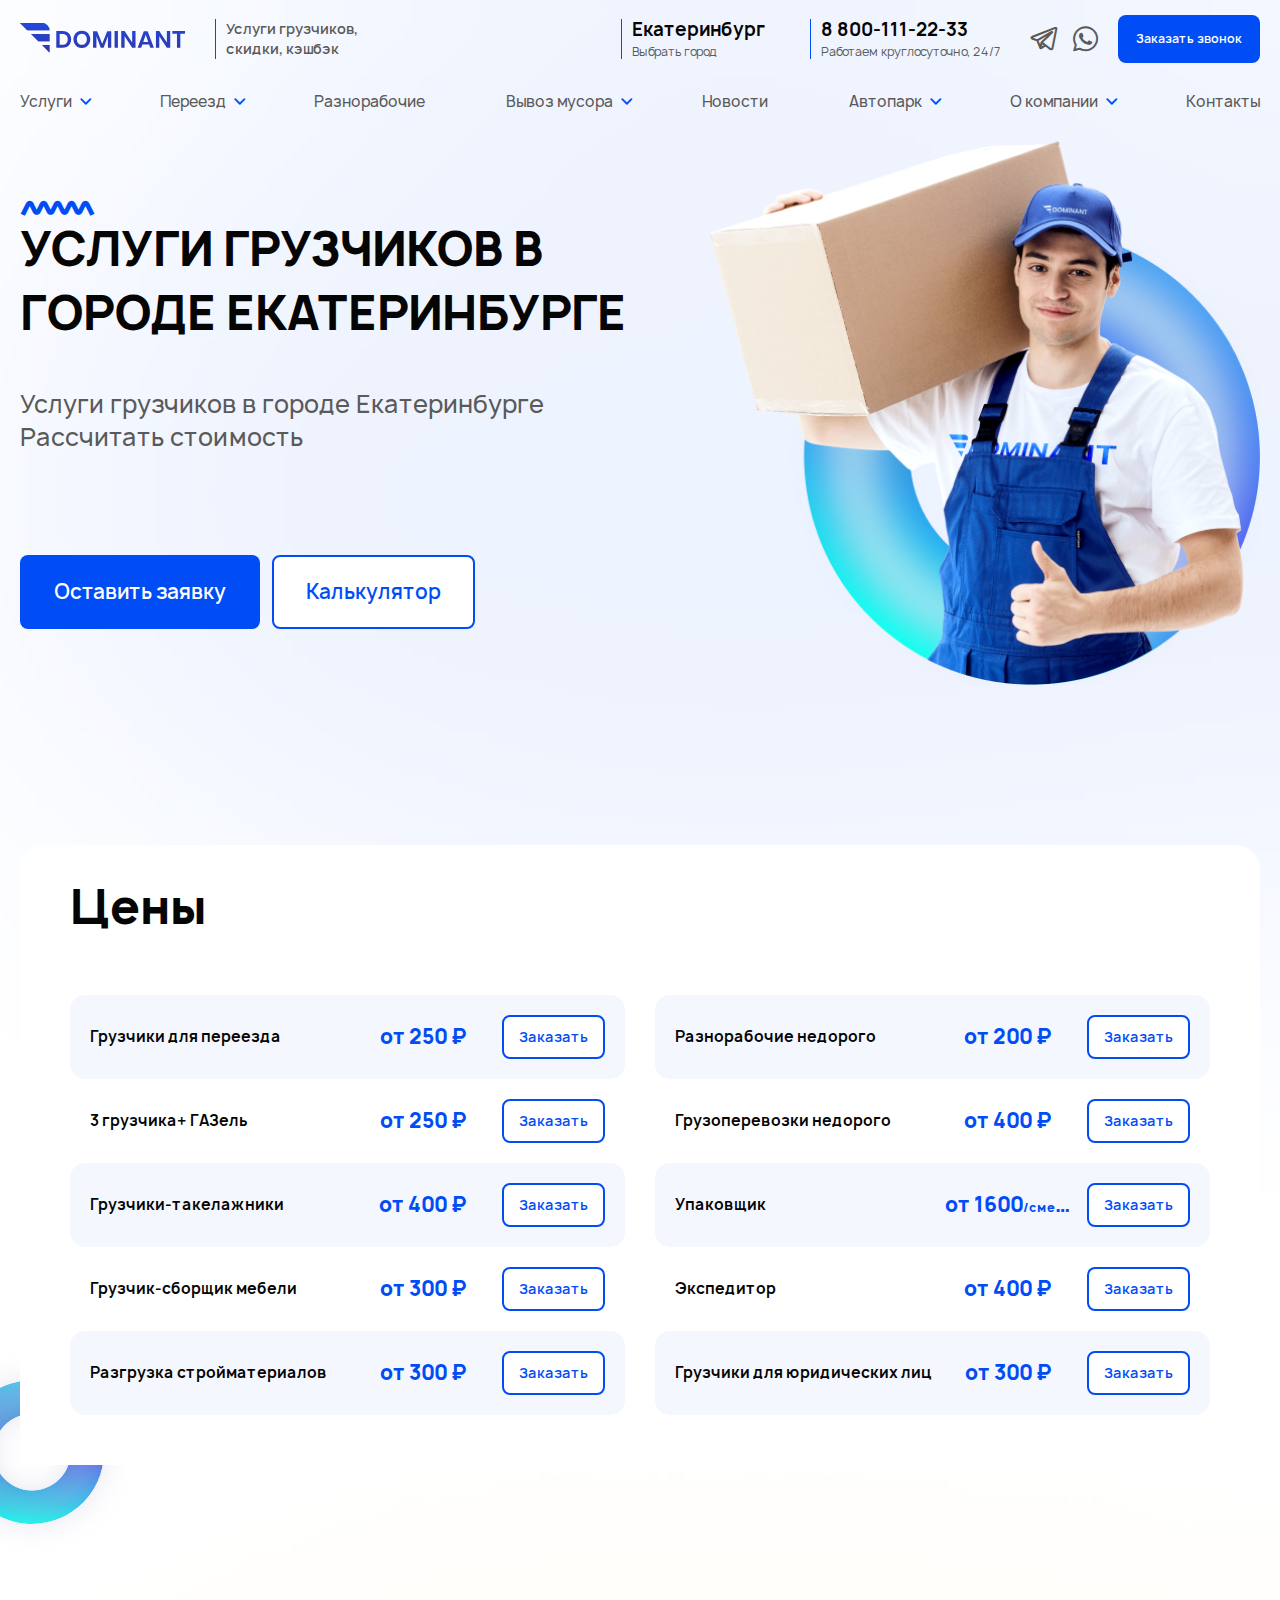
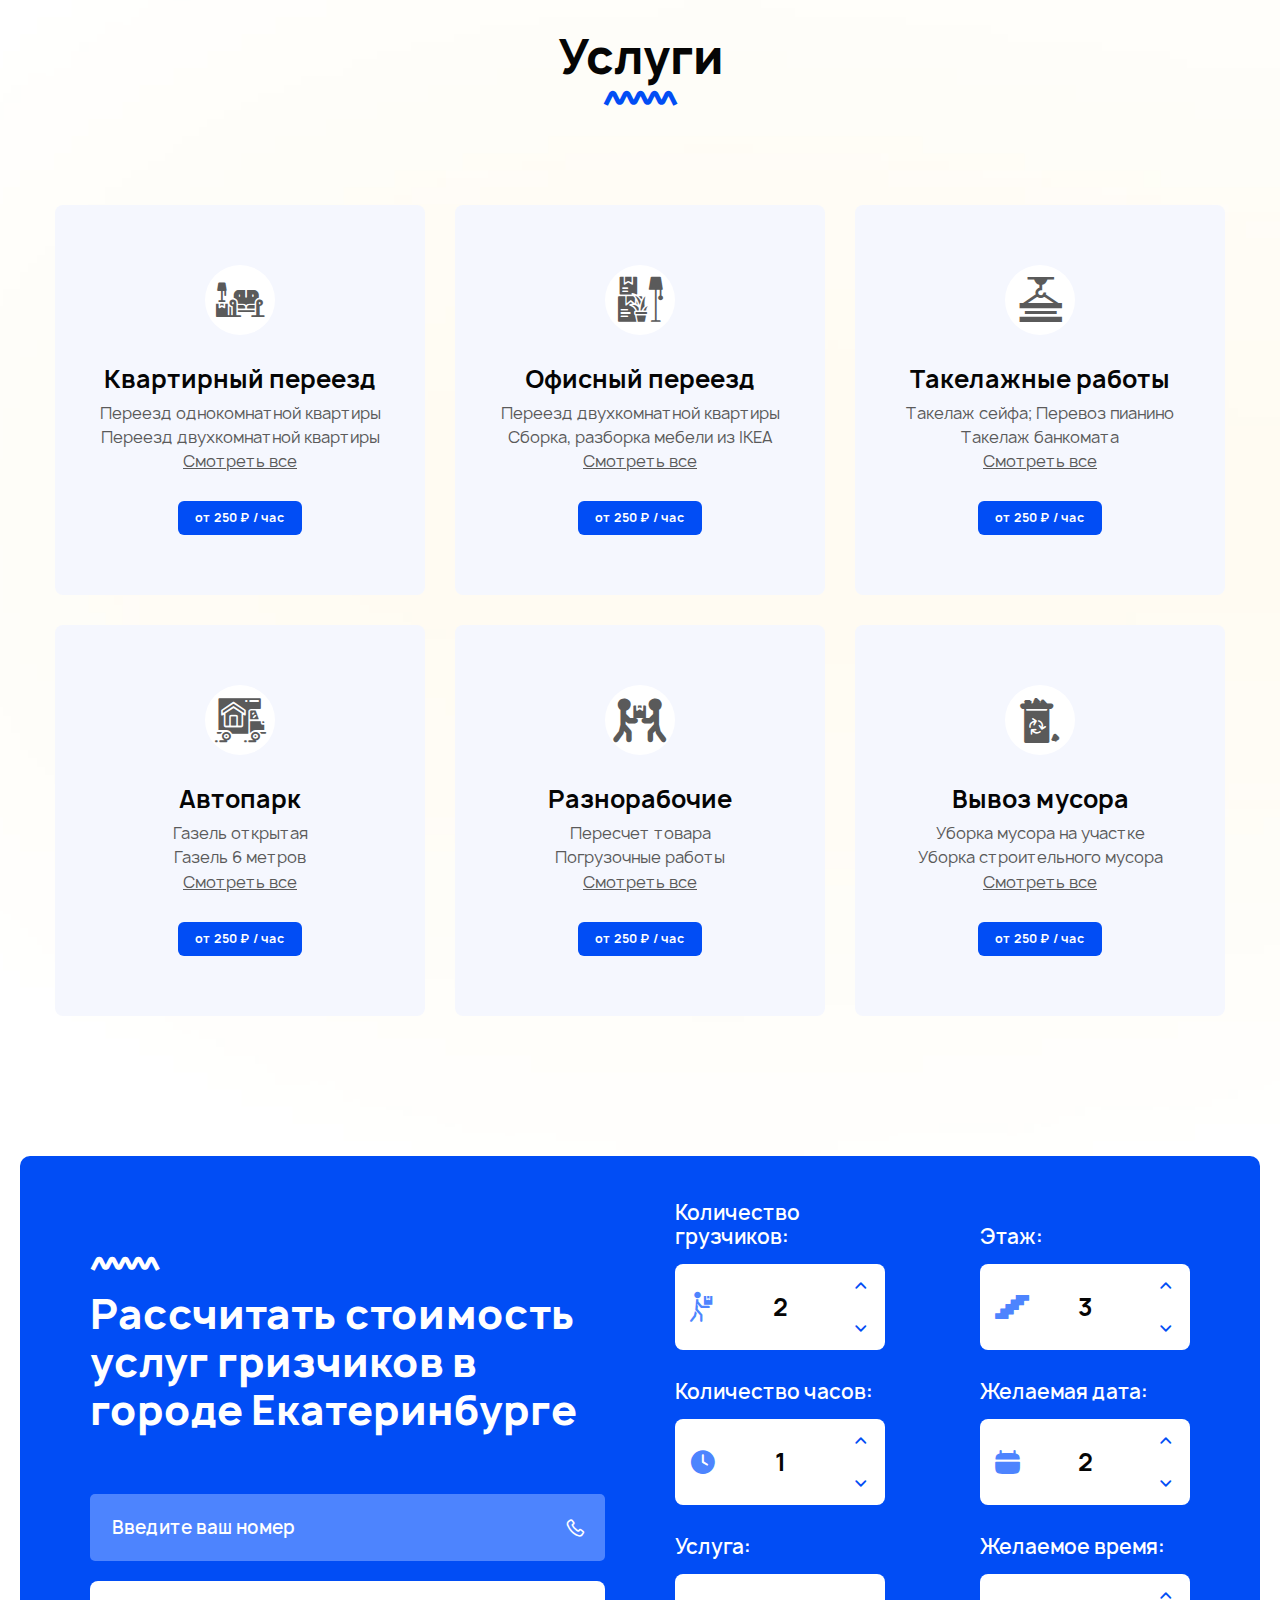
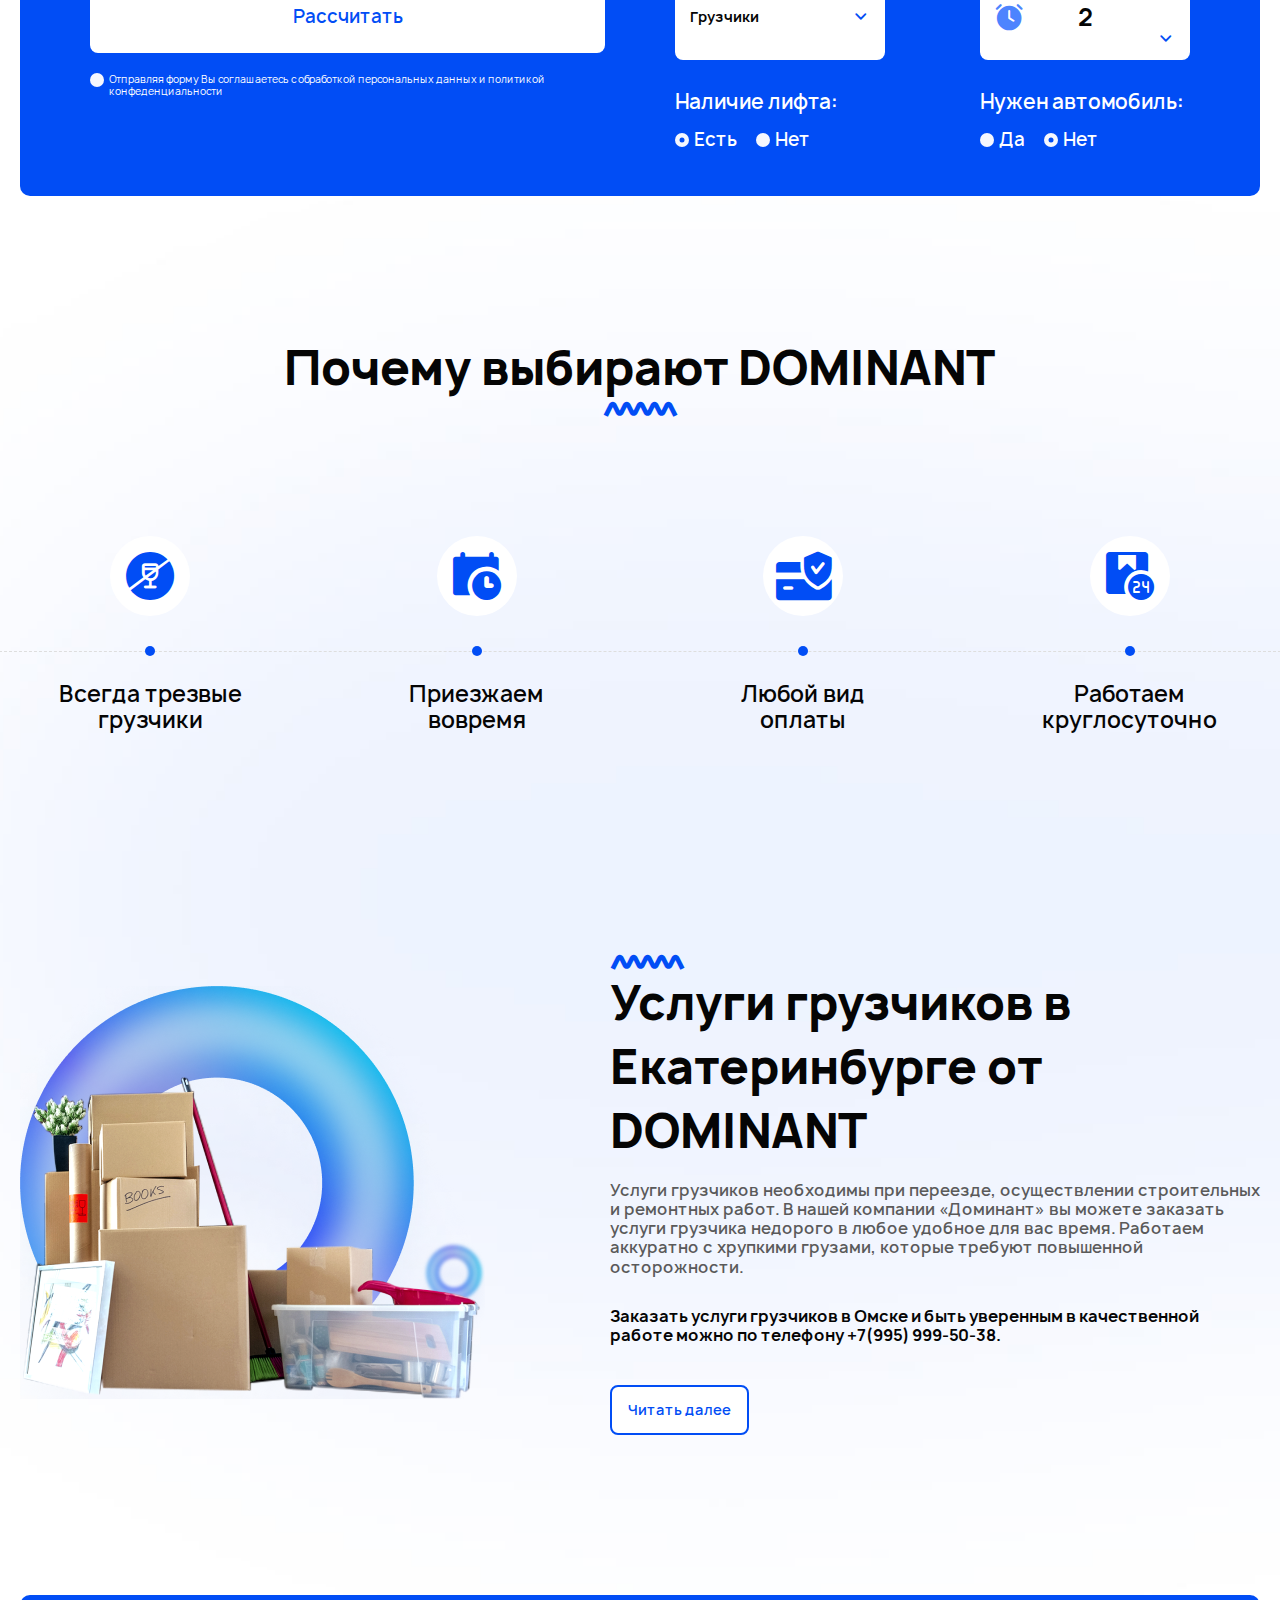
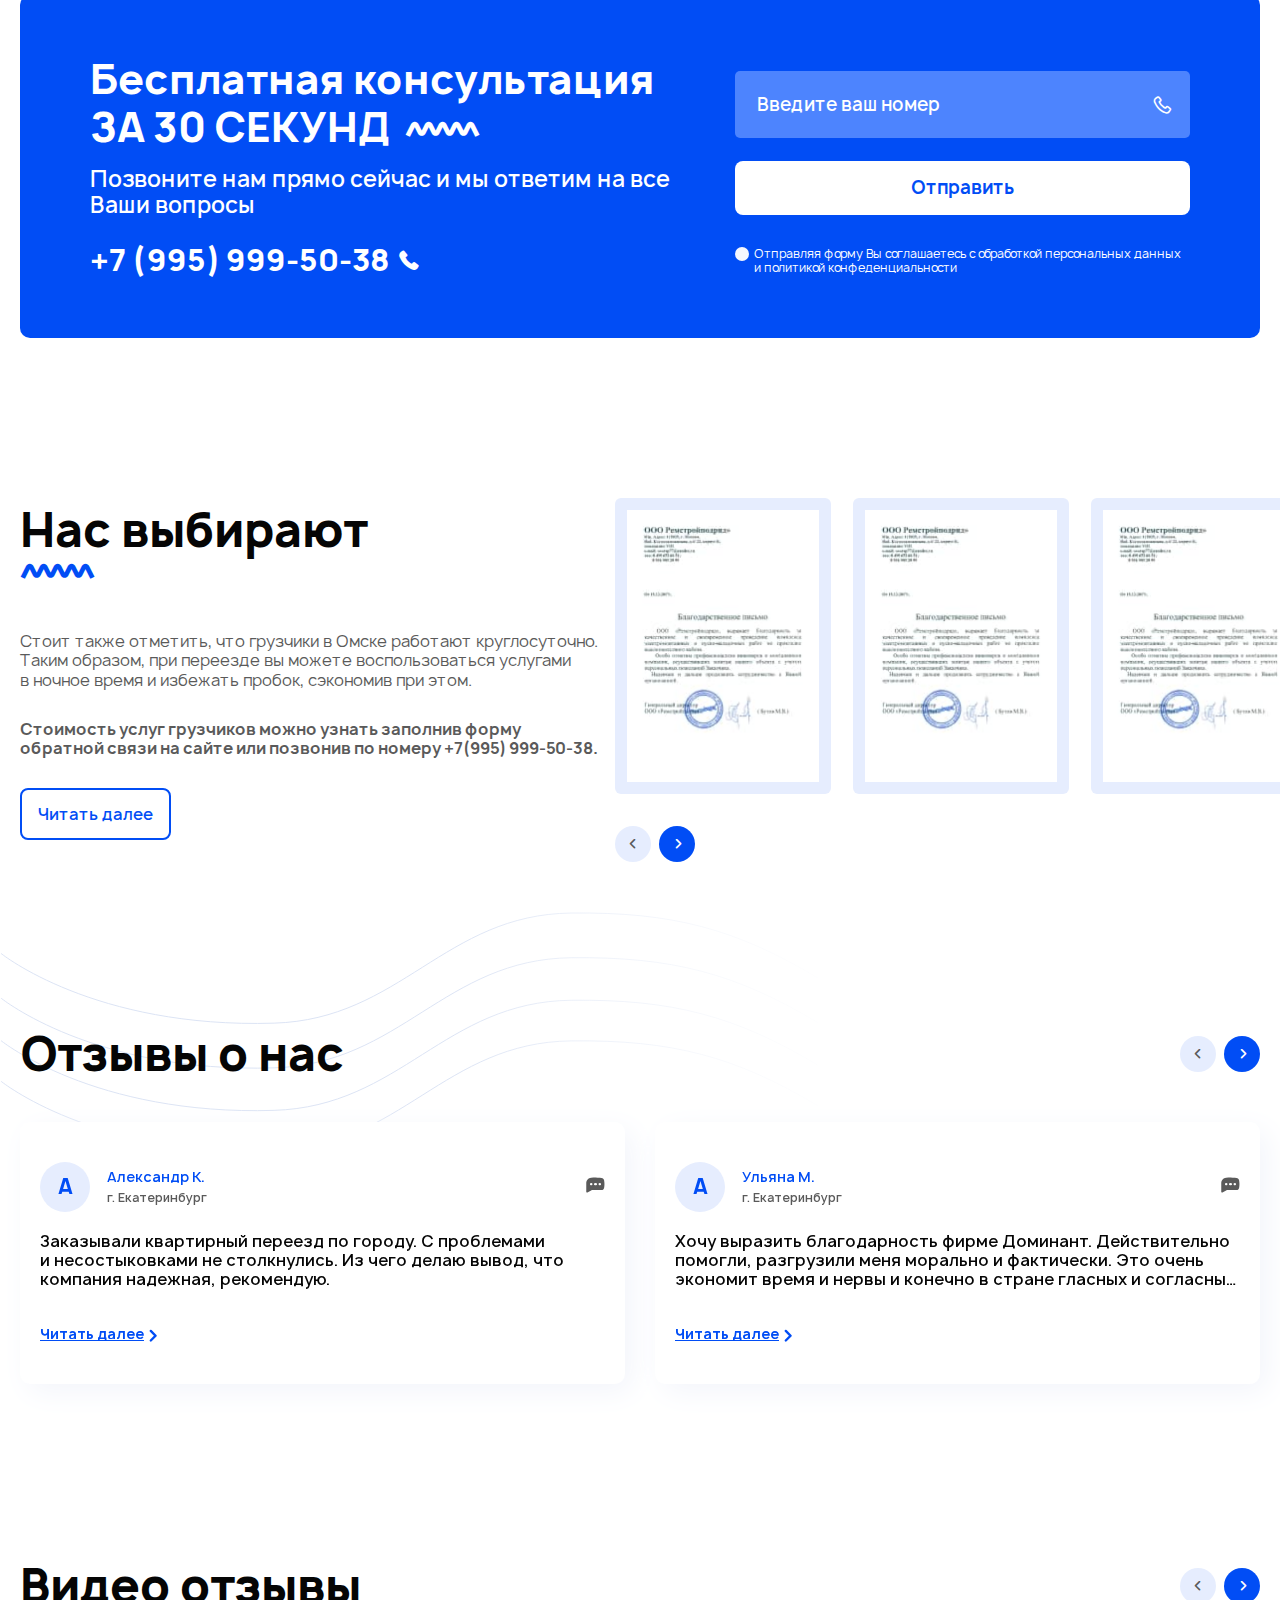
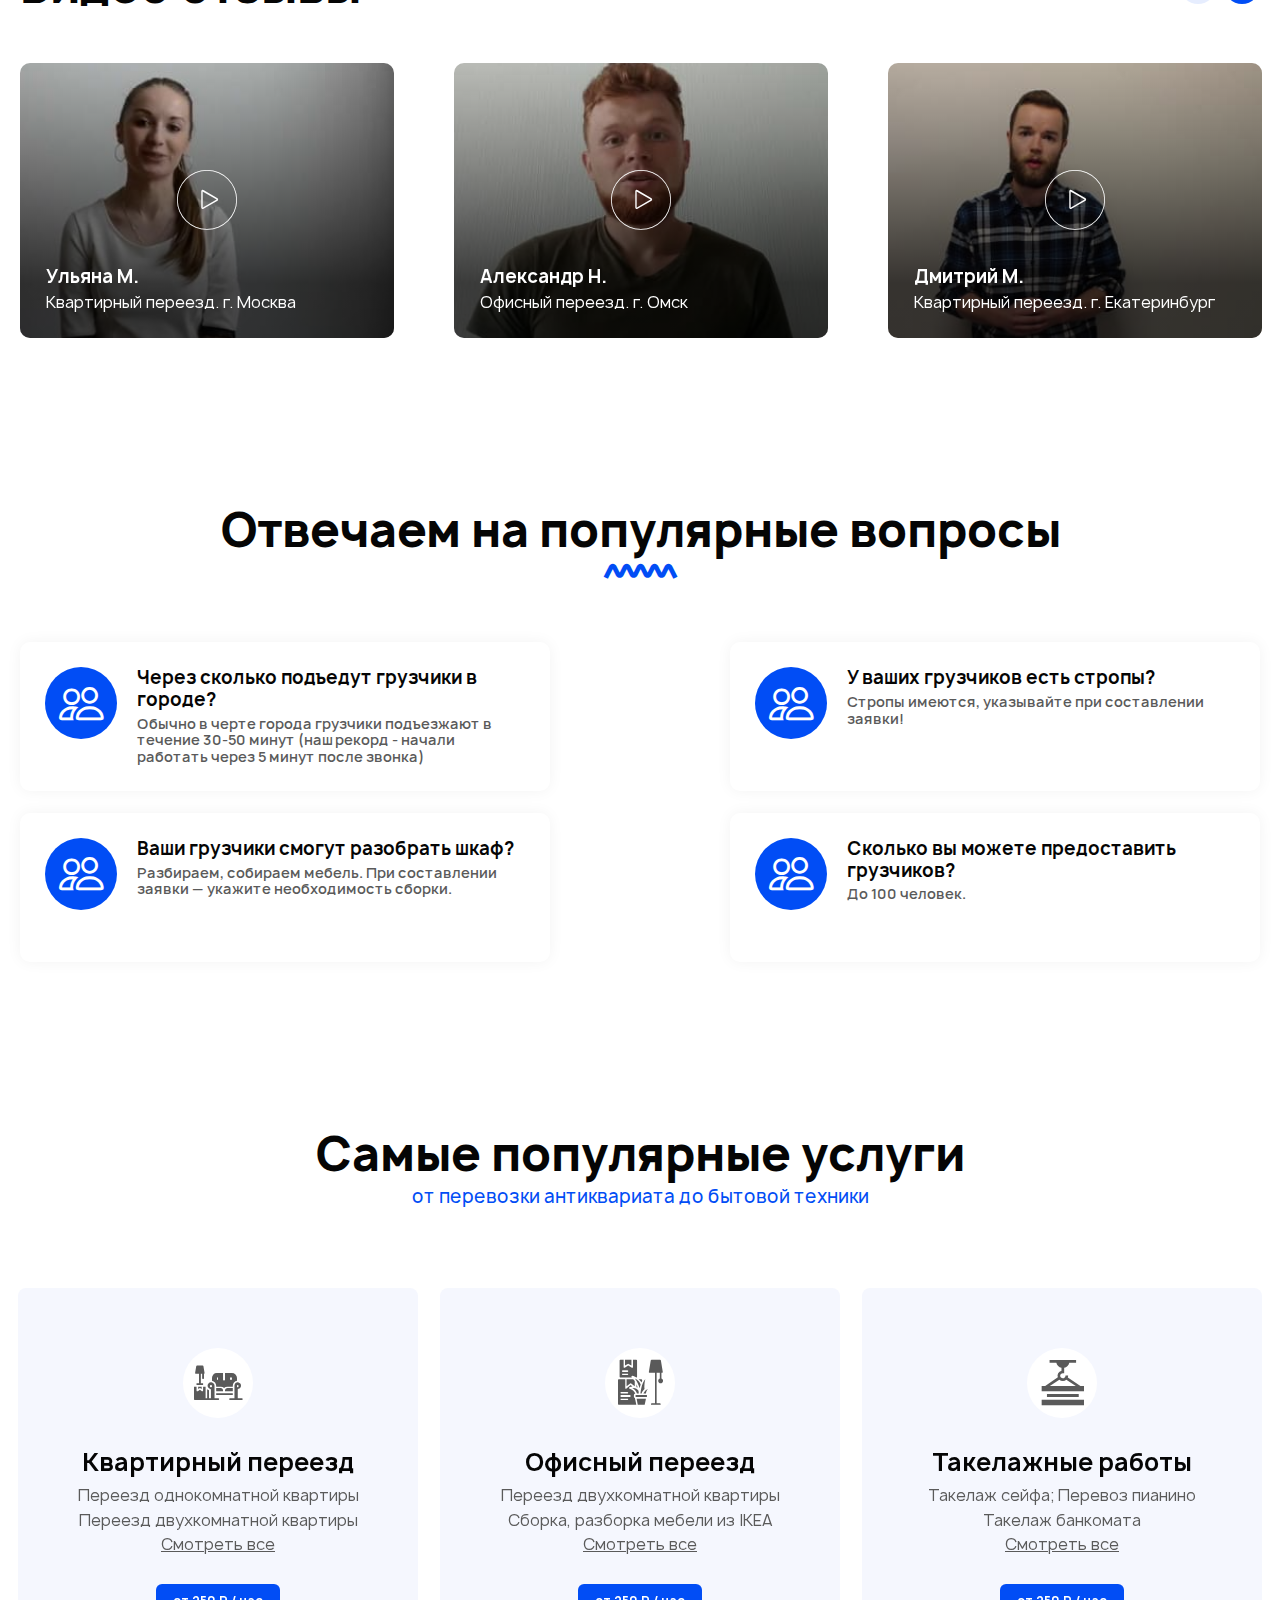
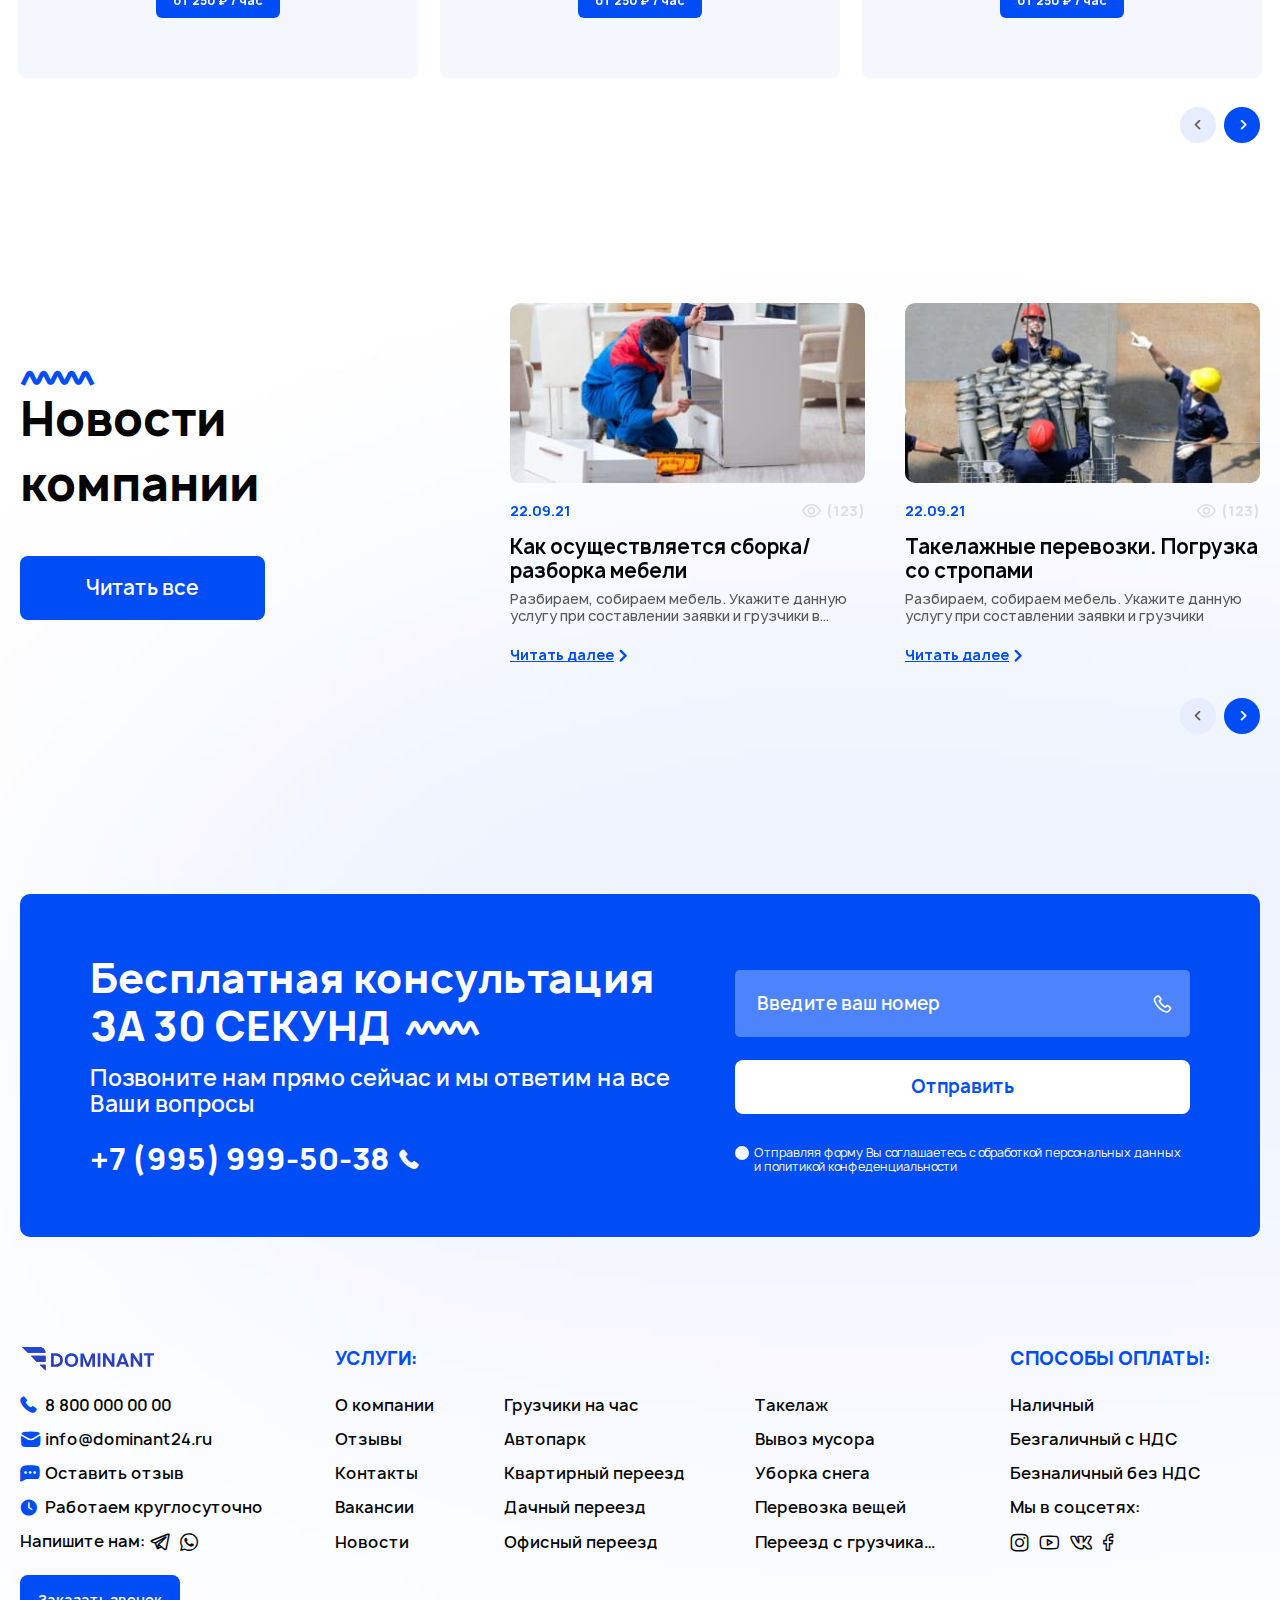
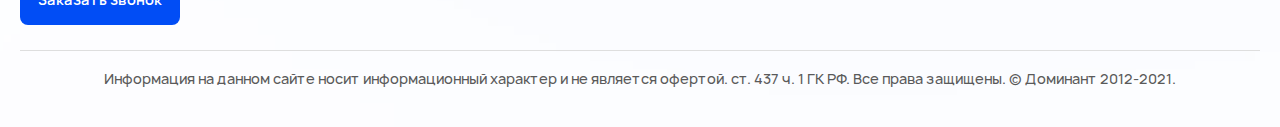
<file: index.html>
<!DOCTYPE html>
<html lang="ru">

<head>
	<meta charset="UTF-8">
	<meta http-equiv="X-UA-Compatible" content="IE=edge">
	<meta name="viewport" content="width=device-width, initial-scale=1.0">
	<title>Dominant | Главная</title>
	<link rel="stylesheet" href="css/style.min.css">
</head>

<body>
	<div class="wrapper">
		<header class="header">
			<div class="header__top">
				<div class="container">
					<div class="header__top-inner">
						<div class="header__top-left">
							<div class="header__logo">
								<img class="header__logo-img" src="img/logo.svg" alt="logo">
							</div>

							<p class="header__description header__item">
								Услуги грузчиков, скидки, кэшбэк
							</p>
						</div>

						<div class="header__top-right">
							<a class="header__city header__item open-popup" href="#city-popup">
								<p class="header__city-value header__item-title">Екатеринбург</p>

								<p class="header__city-select header__item-text">Выбрать город</p>
							</a>

							<a class="header__phone header__item" href="tel:88001112233">
								<p class="header__phone-number header__item-title">8 800-111-22-33</p>

								<p class="header__phone-text header__item-text">
									Работаем круглосуточно, 24/7
								</p>
							</a>

							<div class="header__social-media">
								<a class="header__social-link icon-telegram" href="#"></a>
								<a class="header__social-link icon-whatsapp" href="#"></a>
							</div>

							<a class="header__button button open-popup" href="#feedback-popup">Заказать звонок</a>

							<button class="header__burger" type="button">
								<span class="header__burger-line"></span>
								<span class="header__burger-line"></span>
								<span class="header__burger-line"></span>
							</button>
						</div>
					</div>
				</div>
			</div>

			<div class="header__bottom">
				<div class="container">
					<div class="header__bottom-inner">
						<nav class="header__menu menu">
							<ul class="menu__list">
								<li class="menu__item menu-item-has-children dropdown">
									<a class="menu__link dropdown-btn" href="#">Услуги</a>

									<ul class="sub-menu">
										<li class="sub-menu__item">
											<a class="sub-menu__link" href="/dominant/services">Грузчики на час</a>
										</li>

										<li class="sub-menu__item">
											<a class="sub-menu__link" href="/dominant/services">Перевозка мебели с грузчиками</a>
										</li>

										<li class="sub-menu__item">
											<a class="sub-menu__link" href="/dominant/services">Подъем стройматериалов</a>
										</li>

										<li class="sub-menu__item">
											<a class="sub-menu__link" href="/dominant/services">Перевозка пианино</a>
										</li>

										<li class="sub-menu__item">
											<a class="sub-menu__link" href="/dominant/services">Уборка снега</a>
										</li>

										<li class="sub-menu__item">
											<a class="sub-menu__link" href="/dominant/services">Такелажные работы</a>
										</li>

										<li class="sub-menu__item">
											<a class="sub-menu__link" href="/dominant/services">Уборка снега</a>
										</li>
									</ul>
								</li>

								<li class="menu__item menu-item-has-children dropdown">
									<a class="menu__link dropdown-btn" href="#">Переезд</a>

									<ul class="sub-menu">
										<li class="sub-menu__item">
											<a class="sub-menu__link" href="/dominant/services">Квартирный переезд</a>
										</li>

										<li class="sub-menu__item">
											<a class="sub-menu__link" href="/dominant/services">Офисный переезд</a>
										</li>

										<li class="sub-menu__item">
											<a class="sub-menu__link" href="/dominant/services">Дачный переезд</a>
										</li>
									</ul>
								</li>

								<li class="menu__item">
									<a class="menu__link" href="/dominant/services">Разнорабочие</a>
								</li>

								<li class="menu__item menu-item-has-children dropdown">
									<a class="menu__link dropdown-btn" href="#">Вывоз мусора</a>

									<ul class="sub-menu">
										<li class="sub-menu__item">
											<a class="sub-menu__link" href="/dominant/services">Вывоз строительного мусора</a>
										</li>

										<li class="sub-menu__item">
											<a class="sub-menu__link" href="/dominant/services">Вывоз мусора из квартиры</a>
										</li>

										<li class="sub-menu__item">
											<a class="sub-menu__link" href="/dominant/services">Вывоз мусора на газели</a>
										</li>

										<li class="sub-menu__item">
											<a class="sub-menu__link" href="/dominant/services">Вывоз мусора на самосвале</a>
										</li>

										<li class="sub-menu__item">
											<a class="sub-menu__link" href="/dominant/services">Вывоз мусора с погрузкой</a>
										</li>

										<li class="sub-menu__item">
											<a class="sub-menu__link" href="/dominant/services">Вывоз снега</a>
										</li>
									</ul>
								</li>

								<li class="menu__item">
									<a class="menu__link" href="/dominant/all-news">Новости</a>
								</li>

								<li class="menu__item menu-item-has-children dropdown">
									<a class="menu__link dropdown-btn" href="#">Автопарк</a>

									<ul class="sub-menu">
										<li class="sub-menu__item">
											<a class="sub-menu__link" href="/dominant/autopark">Список автомобилей</a>
										</li>
									</ul>
								</li>

								<li class="menu__item menu-item-has-children dropdown">
									<a class="menu__link dropdown-btn" href="#">О компании</a>

									<ul class="sub-menu">
										<li class="sub-menu__item">
											<a class="sub-menu__link" href="#">Вакансии</a>
										</li>

										<li class="sub-menu__item">
											<a class="sub-menu__link" href="#">Политика конфеденциальности</a>
										</li>

										<li class="sub-menu__item">
											<a class="sub-menu__link" href="#">Пользовательское соглашение</a>
										</li>
									</ul>
								</li>

								<li class="menu__item">
									<a class="menu__link" href="/dominant/contacts">Контакты</a>
								</li>
							</ul>
						</nav>

						<nav class="header__mobile-menu mobile-menu">
							<div class="mobile-menu__city">
								<span class="mobile-menu__city-text">Ваш город:</span>

								<a class="mobile-menu__city-value open-popup" href="#city-popup">Екатеринбург</a>
							</div>

							<ul class="mobile-menu__list">
								<li class="mobile-menu__item menu-item-has-children slide-dropdown">
									<a class="mobile-menu__link icon-services slide-dropdown-btn" href="#">Услуги</a>

									<ul class="sub-menu slide-dropdown-content">
										<li class="sub-menu__item">
											<a class="sub-menu__link" href="/dominant/services">Такелаж</a>
										</li>

										<li class="sub-menu__item">
											<a class="sub-menu__link" href="/dominant/services">Вывоз мусора</a>
										</li>

										<li class="sub-menu__item">
											<a class="sub-menu__link" href="/dominant/services">Уборка снега</a>
										</li>

										<li class="sub-menu__item">
											<a class="sub-menu__link" href="/dominant/services">Перевозка вещей</a>
										</li>

										<li class="sub-menu__item">
											<a class="sub-menu__link" href="/dominant/services">Переезд с грузчиками</a>
										</li>
									</ul>
								</li>

								<li class="mobile-menu__item menu-item-has-children slide-dropdown">
									<a class="mobile-menu__link icon-truck-simple slide-dropdown-btn" href="#">Автопарк</a>

									<ul class="sub-menu slide-dropdown-content">
										<li class="sub-menu__item">
											<a class="sub-menu__link" href="/dominant/services">Такелаж</a>
										</li>

										<li class="sub-menu__item">
											<a class="sub-menu__link" href="/dominant/services">Вывоз мусора</a>
										</li>

										<li class="sub-menu__item">
											<a class="sub-menu__link" href="/dominant/services">Уборка снега</a>
										</li>

										<li class="sub-menu__item">
											<a class="sub-menu__link" href="/dominant/services">Перевозка вещей</a>
										</li>

										<li class="sub-menu__item">
											<a class="sub-menu__link" href="/dominant/services">Переезд с грузчиками</a>
										</li>
									</ul>
								</li>

								<li class="mobile-menu__item">
									<a class="mobile-menu__link icon-vest" href="/dominant/services">Разнорабочие</a>
								</li>

								<li class="mobile-menu__item">
									<a class="mobile-menu__link icon-bucket" href="/dominant/services">Уборка и клининг</a>
								</li>

								<li class="mobile-menu__item">
									<a class="mobile-menu__link icon-checklist" href="#">Вакансии</a>
								</li>

								<li class="mobile-menu__item menu-item-has-children slide-dropdown">
									<a class="mobile-menu__link icon-books slide-dropdown-btn" href="#">О компании</a>

									<ul class="sub-menu slide-dropdown-content">
										<li class="sub-menu__item">
											<a class="sub-menu__link" href="/dominant/services">Такелаж</a>
										</li>

										<li class="sub-menu__item">
											<a class="sub-menu__link" href="/dominant/services">Вывоз мусора</a>
										</li>

										<li class="sub-menu__item">
											<a class="sub-menu__link" href="/dominant/services">Уборка снега</a>
										</li>

										<li class="sub-menu__item">
											<a class="sub-menu__link" href="/dominant/services">Перевозка вещей</a>
										</li>

										<li class="sub-menu__item">
											<a class="sub-menu__link" href="/dominant/services">Переезд с грузчиками</a>
										</li>
									</ul>
								</li>

								<li class="mobile-menu__item">
									<a class="mobile-menu__link icon-contacts" href="/dominant/contacts">Контакты</a>
								</li>

								<li class="mobile-menu__item">
									<a class="mobile-menu__link icon-handset" href="tel:88003215678">8 800-321-56-78</a>
								</li>

								<li class="mobile-menu__item">
									<a class="mobile-menu__link icon-mail"
										href="mailto:info@dominant24.ru">info@dominant24.ru</a>
								</li>
							</ul>

							<div class="mobile-menu__social-links">
								<a class="mobile-menu__social-link icon-telegram" href="#"></a>

								<a class="mobile-menu__social-link icon-whatsapp" href="#"></a>
							</div>
						</nav>

						<div class="header__menu-blackout"></div>
					</div>
				</div>
			</div>
		</header>

		<main class="main">
			<section class="top">
				<div class="container">
					<div class="top__inner">
						<div class="top__info">
							<h1 class="top__title title title--top-line">
								Услуги грузчиков в городе Екатеринбурге
							</h1>

							<p class="top__subtitle">
								Услуги грузчиков в городе Екатеринбурге<br>
								Рассчитать стоимость
							</p>

							<div class="top__buttons">
								<a class="top__request-btn button open-popup" href="#feedback-popup">Оставить заявку</a>

								<a class="top__calc-btn button button--light" href="#calc">Калькулятор</a>
							</div>
						</div>

						<div class="top__img-wrapper animation-items">
							<img class="top__main-img" src="img/top/man.png" alt="image">
							<img class="top__popup-img" src="img/top/popup-circles.png" alt="image">
						</div>
					</div>
				</div>
			</section>

			<section class="common-prices">
				<div class="container">
					<div class="common-prices__inner">
						<h2 class="common-prices__title title">Цены</h2>

						<div class="common-prices__content">
							<ul class="common-prices__list common-pricelist">
								<li class="common-pricelist__item">
									<p class="common-pricelist__text">Грузчики для переезда</p>

									<p class="common-pricelist__price">от 250 ₽</p>

									<a class="common-pricelist__button button button--light" href="#">Заказать</a>
								</li>

								<li class="common-pricelist__item">
									<p class="common-pricelist__text">3 грузчика+ ГАЗель</p>

									<p class="common-pricelist__price">от 250 ₽</p>

									<a class="common-pricelist__button button button--light" href="#">Заказать</a>
								</li>

								<li class="common-pricelist__item">
									<p class="common-pricelist__text">Грузчики-такелажники</p>

									<p class="common-pricelist__price">от 400 ₽</p>

									<a class="common-pricelist__button button button--light" href="#">Заказать</a>
								</li>

								<li class="common-pricelist__item">
									<p class="common-pricelist__text">Грузчик-сборщик мебели</p>

									<p class="common-pricelist__price">от 300 ₽</p>

									<a class="common-pricelist__button button button--light" href="#">Заказать</a>
								</li>

								<li class="common-pricelist__item">
									<p class="common-pricelist__text">Разгрузка стройматериалов</p>

									<p class="common-pricelist__price">от 300 ₽</p>

									<a class="common-pricelist__button button button--light" href="#">Заказать</a>
								</li>
							</ul>

							<ul class="common-prices__list common-pricelist">
								<li class="common-pricelist__item">
									<p class="common-pricelist__text">Разнорабочие недорого</p>

									<p class="common-pricelist__price">от 200 ₽</p>

									<a class="common-pricelist__button button button--light" href="#">Заказать</a>
								</li>

								<li class="common-pricelist__item">
									<p class="common-pricelist__text">Грузоперевозки недорого</p>

									<p class="common-pricelist__price">от 400 ₽</p>

									<a class="common-pricelist__button button button--light" href="#">Заказать</a>
								</li>

								<li class="common-pricelist__item">
									<p class="common-pricelist__text">Упаковщик</p>

									<p class="common-pricelist__price">от 1600<span
											class="common-pricelist__price-small">/смена</span></p>

									<a class="common-pricelist__button button button--light" href="#">Заказать</a>
								</li>

								<li class="common-pricelist__item">
									<p class="common-pricelist__text">Экспедитор</p>

									<p class="common-pricelist__price">от 400 ₽</p>

									<a class="common-pricelist__button button button--light" href="#">Заказать</a>
								</li>

								<li class="common-pricelist__item">
									<p class="common-pricelist__text">Грузчики для юридических лиц</p>

									<p class="common-pricelist__price">от 300 ₽</p>

									<a class="common-pricelist__button button button--light" href="#">Заказать</a>
								</li>
							</ul>
						</div>
					</div>
				</div>
			</section>

			<section class="services">
				<div class="container">
					<h2 class="services__title title title--bottom-line-center">Услуги</h2>

					<div class="services__content">
						<div class="services__item services-item">
							<div class="services-item__icon icon-sofa"></div>

							<h5 class="services-item__title">Квартирный переезд</h5>

							<div class="services-item__categories">
								<a class="services-item__category" href="/dominant/services">Переезд однокомнатной квартиры</a>

								<a class="services-item__category" href="/dominant/services">Переезд двухкомнатной квартиры</a>

								<a class="services-item__see-all" href="/dominant/services">Смотреть все</a>
							</div>

							<a class="services-item__price-btn" href="/dominant/services">от 250 ₽ / час</a>
						</div>

						<div class="services__item services-item">
							<div class="services-item__icon icon-boxes"></div>

							<h5 class="services-item__title">Офисный переезд</h5>

							<div class="services-item__categories">
								<a class="services-item__category" href="/dominant/services">Переезд двухкомнатной квартиры</a>

								<a class="services-item__category" href="/dominant/services">Сборка, разборка мебели из IKEA</a>

								<a class="services-item__see-all" href="/dominant/services">Смотреть все</a>
							</div>

							<a class="services-item__price-btn" href="/dominant/services">от 250 ₽ / час</a>
						</div>

						<div class="services__item services-item">
							<div class="services-item__icon icon-crane"></div>

							<h5 class="services-item__title">Такелажные работы</h5>

							<div class="services-item__categories">
								<a class="services-item__category" href="/dominant/services">Такелаж сейфа; Перевоз пианино</a>

								<a class="services-item__category" href="/dominant/services">Такелаж банкомата</a>

								<a class="services-item__see-all" href="/dominant/services">Смотреть все</a>
							</div>

							<a class="services-item__price-btn" href="/dominant/services">от 250 ₽ / час</a>
						</div>

						<div class="services__item services-item">
							<div class="services-item__icon icon-truck"></div>

							<h5 class="services-item__title">Автопарк</h5>

							<div class="services-item__categories">
								<a class="services-item__category" href="/dominant/services">Газель открытая</a>

								<a class="services-item__category" href="/dominant/services">Газель 6 метров</a>

								<a class="services-item__see-all" href="/dominant/services">Смотреть все</a>
							</div>

							<a class="services-item__price-btn" href="/dominant/services">от 250 ₽ / час</a>
						</div>

						<div class="services__item services-item">
							<div class="services-item__icon icon-loaders"></div>

							<h5 class="services-item__title">Разнорабочие</h5>

							<div class="services-item__categories">
								<a class="services-item__category" href="/dominant/services">Пересчет товара</a>

								<a class="services-item__category" href="/dominant/services">Погрузочные работы</a>

								<a class="services-item__see-all" href="/dominant/services">Смотреть все</a>
							</div>

							<a class="services-item__price-btn" href="/dominant/services">от 250 ₽ / час</a>
						</div>

						<div class="services__item services-item">
							<div class="services-item__icon icon-garbage"></div>

							<h5 class="services-item__title">Вывоз мусора</h5>

							<div class="services-item__categories">
								<a class="services-item__category" href="/dominant/services">Уборка мусора на участке</a>

								<a class="services-item__category" href="/dominant/services">Уборка строительного мусора</a>

								<a class="services-item__see-all" href="/dominant/services">Смотреть все</a>
							</div>

							<a class="services-item__price-btn" href="/dominant/services">от 250 ₽ / час</a>
						</div>
					</div>
				</div>
			</section>

			<section class="calc" id="calc">
				<div class="container">
					<form class="calc__form" action="#">
						<div class="calc__form-left">
							<h2 class="calc__title">Рассчитать стоимость услуг гризчиков в городе Екатеринбурге</h2>

							<div class="calc__tel-input-wrapper icon-handset">
								<input class="calc__tel-input input input--on-accent" type="text"
									placeholder="Введите ваш номер" required>
							</div>

							<button class="calc__submit button button--on-accent">Рассчитать</button>

							<label class="calc__checkbox-label">
								<input class="calc__checkbox form-style" type="checkbox" required>

								<span class="calc__checkbox-text">
									Отправляя форму Вы соглашаетесь с обработкой персональных данных и политикой
									конфеденциальности
								</span>
							</label>
						</div>

						<div class="calc__form-right">
							<div class="calc__item">
								<p class="calc__item-name">Количество грузчиков:</p>

								<div class="calc__input-wrapper icon-loader">
									<input class="calc__input form-style" type="number" min="1" max="10" value="2">
								</div>
							</div>

							<div class="calc__item">
								<p class="calc__item-name">Этаж:</p>

								<div class="calc__input-wrapper icon-stairs">
									<input class="calc__input form-style" type="number" min="1" max="10" value="3">
								</div>
							</div>

							<div class="calc__item">
								<p class="calc__item-name">Количество часов:</p>

								<div class="calc__input-wrapper icon-time-fill">
									<input class="calc__input form-style" type="number" min="1" max="10" value="1">
								</div>
							</div>

							<div class="calc__item">
								<p class="calc__item-name">Желаемая дата:</p>

								<div class="calc__input-wrapper icon-untitled">
									<input class="calc__input form-style" type="number" min="1" max="10" value="2">
								</div>
							</div>

							<div class="calc__item">
								<p class="calc__item-name">Услуга:</p>

								<div class="calc__input-wrapper">
									<select class="calc__select form-style">
										<option>Грузчики</option>
										<option>Переезд квартиры</option>
										<option>Переезд офиса</option>
										<option>Подъем стройматериалов</option>
									</select>
								</div>
							</div>

							<div class="calc__item">
								<p class="calc__item-name">Желаемое время:</p>

								<div class="calc__input-wrapper icon-alarm">
									<input class="calc__input form-style" type="number" min="1" max="10" value="2">
								</div>
							</div>

							<div class="calc__item">
								<p class="calc__item-name">Наличие лифта:</p>

								<div class="calc__radio-wrapper">
									<label class="calc__radio-label">
										<input class="calc__radio form-style" name="radio-lift" type="radio" checked>

										<span class="calc__radio-text">Есть</span>
									</label>

									<label class="calc__radio-label">
										<input class="calc__radio form-style" name="radio-lift" type="radio">

										<span class="calc__radio-text">Нет</span>
									</label>
								</div>
							</div>

							<div class="calc__item">
								<p class="calc__item-name">Нужен автомобиль:</p>

								<div class="calc__radio-wrapper">
									<label class="calc__radio-label">
										<input class="calc__radio form-style" name="radio-auto" type="radio">

										<span class="calc__radio-text">Да</span>
									</label>

									<label class="calc__radio-label">
										<input class="calc__radio form-style" name="radio-auto" type="radio" checked>

										<span class="calc__radio-text">Нет</span>
									</label>
								</div>
							</div>
						</div>

						<div class="calc__mobile-items">
							<div class="calc__tel-input-wrapper calc__tel-input-wrapper--mobile icon-handset">
								<input class="calc__tel-input input input--on-accent" type="text"
									placeholder="Введите ваш номер" required>
							</div>

							<button class="calc__submit calc__submit--mobile button button--on-accent">Рассчитать</button>

							<label class="calc__checkbox-label calc__checkbox-label--mobile">
								<input class="calc__checkbox form-style" type="checkbox" required>

								<span class="calc__checkbox-text">
									Отправляя форму Вы соглашаетесь с обработкой персональных данных и политикой
									конфеденциальности
								</span>
							</label>
						</div>
					</form>
				</div>
			</section>

			<section class="why">
				<div class="container">
					<h2 class="why__title title title--bottom-line-center">Почему выбирают DOMINANT</h2>

					<div class="why__content">
						<div class="why__item">
							<div class="why__item-top">
								<div class="why__item-icon icon-alcohol"></div>
							</div>

							<div class="why__item-bottom">
								<p class="why__item-text">Всегда трезвые грузчики</p>
							</div>
						</div>

						<div class="why__item">
							<div class="why__item-top">
								<div class="why__item-icon icon-calendar"></div>
							</div>

							<div class="why__item-bottom">
								<p class="why__item-text">Приезжаем вовремя</p>
							</div>
						</div>

						<div class="why__item">
							<div class="why__item-top">
								<div class="why__item-icon icon-payments"></div>
							</div>

							<div class="why__item-bottom">
								<p class="why__item-text">Любой вид оплаты</p>
							</div>
						</div>

						<div class="why__item">
							<div class="why__item-top">
								<div class="why__item-icon icon-hours"></div>
							</div>

							<div class="why__item-bottom">
								<p class="why__item-text">Работаем круглосуточно</p>
							</div>
						</div>
					</div>
				</div>
			</section>

			<section class="untitled">
				<div class="container">
					<div class="untitled__inner">
						<div class="untitled__img-box animation-items">
							<img class="untitled__img" src="img/untitled/main-img.png" alt="image">
							<img class="untitled__popup-img" src="img/untitled/popups.png" alt="image">
						</div>

						<div class="untitled__info">
							<h2 class="untitled__title title title--top-line">Услуги грузчиков в Екатеринбурге от DOMINANT</h2>

							<p class="untitled__text">
								Услуги грузчиков необходимы при переезде, осуществлении строительных и ремонтных работ. В нашей
								компании «Доминант» вы можете заказать услуги грузчика недорого в любое удобное для вас время.
								Работаем аккуратно с хрупкими грузами, которые требуют повышенной осторожности.
							</p>

							<p class="untitled__text untitled__text--bold">
								Заказать услуги грузчиков в Омске и быть уверенным в качественной работе можно по телефону
								+7(995) 999-50-38.
							</p>

							<a class="untitled__button button button--light" href="#">Читать далее</a>
						</div>
					</div>
				</div>
			</section>

			<section class="consult">
				<div class="container">
					<div class="consult__inner">
						<div class="consult__info">
							<h2 class="consult__title">Бесплатная консультация<br>ЗА 30 СЕКУНД</h2>

							<p class="consult__text">Позвоните нам прямо сейчас и мы ответим на все Ваши вопросы</p>

							<a class="consult__phone-number" href="tel:+79959995038">+7 (995) 999-50-38</a>
						</div>

						<form class="consult__form" action="#">
							<div class="consult__input-wrapper">
								<input class="consult__input input input--on-accent" type="text" placeholder="Введите ваш номер"
									required>
							</div>

							<button class="consult__button button button--on-accent" type="submit">Отправить</button>

							<label class="consult__checkbox-label">
								<input class="consult__checkbox form-style" type="checkbox" required>

								<span class="consult__checkbox-text">
									Отправляя форму Вы соглашаетесь с обработкой персональных данных и политикой
									конфеденциальности
								</span>
							</label>
						</form>
					</div>
				</div>
			</section>

			<section class="choice">
				<div class="container">
					<div class="choice__inner">
						<div class="choice__info">
							<h2 class="choice__title title title--bottom-line">Нас выбирают</h2>

							<p class="choice__text">
								Стоит также отметить, что грузчики в Омске работают круглосуточно. Таким образом, при переезде
								вы можете воспользоваться услугами в ночное время и избежать пробок, сэкономив при этом.
							</p>

							<p class="choice__text choice__text--bold">
								Стоимость услуг грузчиков можно узнать заполнив форму обратной связи на сайте или позвонив
								по номеру +7(995) 999-50-38.
							</p>

							<a class="choice__button button button--light" href="#">Читать далее</a>
						</div>

						<div class="choice__slider choice-slider">
							<a class="choice-slider__item" href="img/choice/letter.jpg" data-fancybox="gallery">
								<img class="choice-slider__img" src="img/choice/letter.jpg" alt="image">
							</a>

							<a class="choice-slider__item" href="img/choice/letter.jpg" data-fancybox="gallery">
								<img class="choice-slider__img" src="img/choice/letter.jpg" alt="image">
							</a>

							<a class="choice-slider__item" href="img/choice/letter.jpg" data-fancybox="gallery">
								<img class="choice-slider__img" src="img/choice/letter.jpg" alt="image">
							</a>

							<a class="choice-slider__item" href="img/choice/letter.jpg" data-fancybox="gallery">
								<img class="choice-slider__img" src="img/choice/letter.jpg" alt="image">
							</a>

							<a class="choice-slider__item" href="img/choice/letter.jpg" data-fancybox="gallery">
								<img class="choice-slider__img" src="img/choice/letter.jpg" alt="image">
							</a>
						</div>
					</div>
				</div>
			</section>

			<section class="reviews">
				<div class="container">
					<div class="reviews__inner">
						<h2 class="reviews__title title">Отзывы о нас</h2>

						<div class="reviews__slider reviews-slider">
							<div class="reviews-slider__item">
								<div class="reviews-slider__item-head">
									<div class="reviews-slider__avatar">А</div>

									<div class="reviews-slider__user-info">
										<p class="reviews-slider__username">Александр К.</p>

										<p class="reviews-slider__location">г. Екатеринбург</p>
									</div>

									<div class="reviews-slider__stars icon-chat-fill"></div>
								</div>

								<p class="reviews-slider__text">
									Заказывали квартирный переезд по городу. С проблемами и несостыковками не столкнулись.
									Из чего делаю вывод, что компания надежная, рекомендую.
								</p>

								<a class="reviews-slider__read-more more-link" href="#">Читать далее</a>
							</div>

							<div class="reviews-slider__item">
								<div class="reviews-slider__item-head">
									<div class="reviews-slider__avatar">А</div>

									<div class="reviews-slider__user-info">
										<p class="reviews-slider__username">Ульяна М.</p>

										<p class="reviews-slider__location">г. Екатеринбург</p>
									</div>

									<div class="reviews-slider__stars icon-chat-fill"></div>
								</div>

								<p class="reviews-slider__text">
									Хочу выразить благодарность фирме Доминант. Действительно помогли, разгрузили меня морально и
									фактически. Это очень экономит время и нервы и конечно в стране гласных и согласных живут
									рыбные тексты.
								</p>

								<a class="reviews-slider__read-more more-link" href="#">Читать далее</a>
							</div>

							<div class="reviews-slider__item">
								<div class="reviews-slider__item-head">
									<div class="reviews-slider__avatar">А</div>

									<div class="reviews-slider__user-info">
										<p class="reviews-slider__username">Александр К.</p>

										<p class="reviews-slider__location">г. Екатеринбург</p>
									</div>

									<div class="reviews-slider__stars icon-chat-fill"></div>
								</div>

								<p class="reviews-slider__text">
									Заказывали квартирный переезд по городу. С проблемами и несостыковками не столкнулись.
									Из чего делаю вывод, что компания надежная, рекомендую.
								</p>

								<a class="reviews-slider__read-more more-link" href="#">Читать далее</a>
							</div>

							<div class="reviews-slider__item">
								<div class="reviews-slider__item-head">
									<div class="reviews-slider__avatar">А</div>

									<div class="reviews-slider__user-info">
										<p class="reviews-slider__username">Александр К.</p>

										<p class="reviews-slider__location">г. Екатеринбург</p>
									</div>

									<div class="reviews-slider__stars icon-chat-fill"></div>
								</div>

								<p class="reviews-slider__text">
									Заказывали квартирный переезд по городу. С проблемами и несостыковками не столкнулись.
									Из чего делаю вывод, что компания надежная, рекомендую.
								</p>

								<a class="reviews-slider__read-more more-link" href="#">Читать далее</a>
							</div>
						</div>
					</div>
				</div>
			</section>

			<section class="video-reviews">
				<div class="container">
					<div class="video-reviews__inner">
						<h2 class="video-reviews__title title">Видео отзывы</h2>

						<div class="video-reviews__slider video-slider">
							<a class="video-slider__item" href="https://youtu.be/PSlSv8uIrsA" data-fancybox="video">
								<img class="video-slider__img" src="img/video-reviews/preview1.jpg" alt="image">

								<div class="video-slider__item-info">
									<p class="video-slider__name">Ульяна М.</p>
									<p class="video-slider__text">Квартирный переезд. г. Москва</p>
								</div>
							</a>

							<a class="video-slider__item" href="https://youtu.be/PSlSv8uIrsA" data-fancybox="video">
								<img class="video-slider__img" src="img/video-reviews/preview2.jpg" alt="image">

								<div class="video-slider__item-info">
									<p class="video-slider__name">Александр Н.</p>
									<p class="video-slider__text">Офисный переезд. г. Омск</p>
								</div>
							</a>

							<a class="video-slider__item" href="https://youtu.be/PSlSv8uIrsA" data-fancybox="video">
								<img class="video-slider__img" src="img/video-reviews/preview3.jpg" alt="image">

								<div class="video-slider__item-info">
									<p class="video-slider__name">Дмитрий М.</p>
									<p class="video-slider__text">Квартирный переезд. г. Екатеринбург</p>
								</div>
							</a>

							<a class="video-slider__item" href="https://youtu.be/PSlSv8uIrsA" data-fancybox="video">
								<img class="video-slider__img" src="img/video-reviews/preview2.jpg" alt="image">

								<div class="video-slider__item-info">
									<p class="video-slider__name">Александр Н.</p>
									<p class="video-slider__text">Офисный переезд. г. Омск</p>
								</div>
							</a>

							<a class="video-slider__item" href="https://youtu.be/PSlSv8uIrsA" data-fancybox="video">
								<img class="video-slider__img" src="img/video-reviews/preview3.jpg" alt="image">

								<div class="video-slider__item-info">
									<p class="video-slider__name">Дмитрий М.</p>
									<p class="video-slider__text">Квартирный переезд. г. Екатеринбург</p>
								</div>
							</a>

							<a class="video-slider__item" href="https://youtu.be/PSlSv8uIrsA" data-fancybox="video">
								<img class="video-slider__img" src="img/video-reviews/preview1.jpg" alt="image">

								<div class="video-slider__item-info">
									<p class="video-slider__name">Ульяна М.</p>
									<p class="video-slider__text">Квартирный переезд. г. Москва</p>
								</div>
							</a>
						</div>
					</div>
				</div>
			</section>

			<section class="help">
				<div class="container">
					<h2 class="help__title title title--bottom-line-center">Отвечаем на популярные вопросы</h2>

					<div class="help__content">
						<div class="help__item">
							<div class="help__item-icon icon-two-people"></div>

							<div class="help__item-info">
								<h5 class="help__item-title">Через сколько подъедут грузчики в городе?</h5>

								<p class="help__item-text">
									Обычно в черте города грузчики подъезжают в течение 30-50 минут (наш рекорд - начали работать
									через 5 минут после звонка)
								</p>
							</div>
						</div>

						<div class="help__item">
							<div class="help__item-icon icon-two-people"></div>

							<div class="help__item-info">
								<h5 class="help__item-title">У ваших грузчиков есть стропы?</h5>

								<p class="help__item-text">
									Стропы имеются, указывайте при составлении заявки!
								</p>
							</div>
						</div>

						<div class="help__item">
							<div class="help__item-icon icon-two-people"></div>

							<div class="help__item-info">
								<h5 class="help__item-title">Ваши грузчики смогут разобрать шкаф?</h5>

								<p class="help__item-text">
									Разбираем, собираем мебель. При составлении заявки — укажите необходимость сборки.
								</p>
							</div>
						</div>

						<div class="help__item">
							<div class="help__item-icon icon-two-people"></div>

							<div class="help__item-info">
								<h5 class="help__item-title">Сколько вы можете предоставить грузчиков?</h5>

								<p class="help__item-text">
									До 100 человек.
								</p>
							</div>
						</div>
					</div>
				</div>
			</section>

			<section class="popular-services">
				<div class="container">
					<div class="popular-services__inner">
						<div class="popular-services__head">
							<h2 class="popular-services__title title">Самые популярные услуги</h2>

							<p class="popular-services__subtitle subtitle">от перевозки антиквариата до бытовой техники</p>
						</div>

						<div class="popular-services__slider services-slider">
							<div class="services-slider__item services-item">
								<div class="services-item__icon icon-sofa"></div>

								<h5 class="services-item__title">Квартирный переезд</h5>

								<div class="services-item__categories">
									<a class="services-item__category" href="/dominant/services">Переезд однокомнатной квартиры</a>

									<a class="services-item__category" href="/dominant/services">Переезд двухкомнатной квартиры</a>

									<a class="services-item__see-all" href="/dominant/services">Смотреть все</a>
								</div>

								<a class="services-item__price-btn" href="/dominant/services">от 250 ₽ / час</a>
							</div>

							<div class="services-slider__item services-item">
								<div class="services-item__icon icon-boxes"></div>

								<h5 class="services-item__title">Офисный переезд</h5>

								<div class="services-item__categories">
									<a class="services-item__category" href="/dominant/services">Переезд двухкомнатной квартиры</a>

									<a class="services-item__category" href="/dominant/services">Сборка, разборка мебели из IKEA</a>

									<a class="services-item__see-all" href="/dominant/services">Смотреть все</a>
								</div>

								<a class="services-item__price-btn" href="/dominant/services">от 250 ₽ / час</a>
							</div>

							<div class="services-slider__item services-item">
								<div class="services-item__icon icon-crane"></div>

								<h5 class="services-item__title">Такелажные работы</h5>

								<div class="services-item__categories">
									<a class="services-item__category" href="/dominant/services">Такелаж сейфа; Перевоз пианино</a>

									<a class="services-item__category" href="/dominant/services">Такелаж банкомата</a>

									<a class="services-item__see-all" href="/dominant/services">Смотреть все</a>
								</div>

								<a class="services-item__price-btn" href="/dominant/services">от 250 ₽ / час</a>
							</div>

							<div class="services-slider__item services-item">
								<div class="services-item__icon icon-truck"></div>

								<h5 class="services-item__title">Автопарк</h5>

								<div class="services-item__categories">
									<a class="services-item__category" href="/dominant/services">Газель открытая</a>

									<a class="services-item__category" href="/dominant/services">Газель 6 метров</a>

									<a class="services-item__see-all" href="/dominant/services">Смотреть все</a>
								</div>

								<a class="services-item__price-btn" href="/dominant/services">от 250 ₽ / час</a>
							</div>

							<div class="services-slider__item services-item">
								<div class="services-item__icon icon-loaders"></div>

								<h5 class="services-item__title">Разнорабочие</h5>

								<div class="services-item__categories">
									<a class="services-item__category" href="/dominant/services">Пересчет товара</a>

									<a class="services-item__category" href="/dominant/services">Погрузочные работы</a>

									<a class="services-item__see-all" href="/dominant/services">Смотреть все</a>
								</div>

								<a class="services-item__price-btn" href="/dominant/services">от 250 ₽ / час</a>
							</div>

							<div class="services-slider__item services-item">
								<div class="services-item__icon icon-garbage"></div>

								<h5 class="services-item__title">Вывоз мусора</h5>

								<div class="services-item__categories">
									<a class="services-item__category" href="/dominant/services">Уборка мусора на участке</a>

									<a class="services-item__category" href="/dominant/services">Уборка строительного мусора</a>

									<a class="services-item__see-all" href="/dominant/services">Смотреть все</a>
								</div>

								<a class="services-item__price-btn" href="/dominant/services">от 250 ₽ / час</a>
							</div>
						</div>
					</div>
				</div>
			</section>

			<section class="news">
				<div class="container">
					<div class="news__inner">
						<div class="news__left">
							<h2 class="news__title title title--top-line">Новости компании</h2>
							<h2 class="news__title--mobile title title--top-line-center">Новости компании</h2>

							<a class="news__read-all button" href="/dominant/all-news">Читать все</a>
						</div>

						<div class="news__slider news-slider">
							<article class="news-slider__item news-card">
								<a class="news-card__img-wrapper" href="#" href="/dominant/post">
									<img class="news-card__img" src="img/news/preview1.jpg" alt="image">
								</a>

								<div class="news-card__meta">
									<p class="news-card__date">22.09.21</p>

									<p class="news-card__views icon-eye">(123)</p>
								</div>

								<h5 class="news-card__title">
									<a href="/dominant/post">Как осуществляется сборка/разборка мебели</a>
								</h5>

								<p class="news-card__text">Разбираем, собираем мебель. Укажите данную услугу при составлении
									заявки и грузчики в стране гласных и согласных живут рыбные тексты.</p>

								<a class="news-card__read-more more-link" href="/dominant/post">Читать далее</a>
							</article>

							<article class="news-slider__item news-card">
								<a class="news-card__img-wrapper" href="/dominant/post">
									<img class="news-card__img" src="img/news/preview2.jpg" alt="image">
								</a>

								<div class="news-card__meta">
									<p class="news-card__date">22.09.21</p>

									<p class="news-card__views icon-eye">(123)</p>
								</div>

								<h5 class="news-card__title">
									<a href="/dominant/post">Такелажные перевозки. Погрузка со стропами</a>
								</h5>

								<p class="news-card__text">Разбираем, собираем мебель. Укажите данную услугу при составлении
									заявки и грузчики</p>

								<a class="news-card__read-more more-link" href="/dominant/post">Читать далее</a>
							</article>

							<article class="news-slider__item news-card">
								<a class="news-card__img-wrapper" href="/dominant/post">
									<img class="news-card__img" src="img/news/preview2.jpg" alt="image">
								</a>

								<div class="news-card__meta">
									<p class="news-card__date">22.09.21</p>

									<p class="news-card__views icon-eye">(123)</p>
								</div>

								<h5 class="news-card__title">
									<a href="/dominant/post">Как осуществляется сборка/разборка мебели</a>
								</h5>

								<p class="news-card__text">Разбираем, собираем мебель. Укажите данную услугу при составлении
									заявки и грузчики в стране гласных и согласных живут рыбные тексты.</p>

								<a class="news-card__read-more more-link" href="/dominant/post">Читать далее</a>
							</article>

							<article class="news-slider__item news-card">
								<a class="news-card__img-wrapper" href="/dominant/post">
									<img class="news-card__img" src="img/news/preview1.jpg" alt="image">
								</a>

								<div class="news-card__meta">
									<p class="news-card__date">22.09.21</p>

									<p class="news-card__views icon-eye">(123)</p>
								</div>

								<h5 class="news-card__title">
									<a href="/dominant/post">Как осуществляется сборка/разборка мебели</a>
								</h5>

								<p class="news-card__text">Разбираем, собираем мебель. Укажите данную услугу при составлении
									заявки и грузчики в стране гласных и согласных живут рыбные тексты.</p>

								<a class="news-card__read-more more-link" href="/dominant/post">Читать далее</a>
							</article>
						</div>
					</div>
				</div>
			</section>

			<section class="consult">
				<div class="container">
					<div class="consult__inner">
						<div class="consult__info">
							<h2 class="consult__title">Бесплатная консультация<br>ЗА 30 СЕКУНД</h2>

							<p class="consult__text">Позвоните нам прямо сейчас и мы ответим на все Ваши вопросы</p>

							<a class="consult__phone-number" href="tel:+79959995038">+7 (995) 999-50-38</a>
						</div>

						<form class="consult__form" action="#">
							<div class="consult__input-wrapper">
								<input class="consult__input input input--on-accent" type="text" placeholder="Введите ваш номер"
									required>
							</div>

							<button class="consult__button button button--on-accent" type="submit">Отправить</button>

							<label class="consult__checkbox-label">
								<input class="consult__checkbox form-style" type="checkbox" required>

								<span class="consult__checkbox-text">
									Отправляя форму Вы соглашаетесь с обработкой персональных данных и политикой
									конфеденциальности
								</span>
							</label>
						</form>
					</div>
				</div>
			</section>
		</main>

		<footer class="footer">
			<div class="container">
				<div class="footer__top">
					<div class="footer__main footer__column">
						<a class="footer__logo-link" href="#">
							<img class="footer__logo-img" src="img/logo.svg" alt="logo">
						</a>

						<ul class="footer__list">
							<li class="footer__list-item">
								<a class="footer__list-link footer__list-link--with-icon icon-handset-fill"
									href="tel:88000000000">8 800 000 00 00</a>
							</li>

							<li class="footer__list-item">
								<a class="footer__list-link footer__list-link--with-icon icon-mail-fill"
									href="mailto:info@dominant24.ru">info@dominant24.ru</a>
							</li>

							<li class="footer__list-item">
								<a class="footer__list-link footer__list-link--with-icon icon-chat-fill" href="#">Оставить
									отзыв</a>
							</li>

							<li class="footer__list-item">
								<p class="footer__list-text footer__list-text--with-icon icon-time-fill">Работаем круглосуточно
								</p>
							</li>

							<li class="footer__list-item footer__social">
								<span class="footer__social-text">Напишите нам:</span>

								<div class="footer__social-links">
									<a class="footer__social-link icon-telegram" href="#"></a>
									<a class="footer__social-link icon-whatsapp" href="#"></a>
								</div>
							</li>

							<li class="footer__list-item footer__social footer__social--mobile">
								<span class="footer__social-text">Мы в соцсетях:</span>

								<div class="footer__social-links">
									<a class="footer__social-link icon-instagram" href="#"></a>
									<a class="footer__social-link icon-youtube" href="#"></a>
									<a class="footer__social-link icon-vk" href="#"></a>
									<a class="footer__social-link icon-facebook" href="#"></a>
								</div>
							</li>
						</ul>

						<a class="footer__button button open-popup" href="#feedback-popup">Заказать звонок</a>

						<form class="footer__form" action="#">
							<input class="footer__input input" placeholder="Введите ваш номер" type="text" required>

							<button class="footer__form-button button" type="submit">Заказать звонок</button>

							<label class="footer__checkbox-label">
								<input class="footer__checkbox form-style" type="checkbox" required>

								<span class="footer__checkbox-text">
									Отправляя форму Вы соглашаетесь с обработкой персональных данных и политикой
									конфеденциальности
								</span>
							</label>
						</form>
					</div>

					<div class="footer__services footer__column">
						<h4 class="footer__column-title">Услуги:</h4>

						<div class="footer__services-inner">
							<ul class="footer__list">
								<li class="footer__list-item">
									<a class="footer__list-link" href="#">О компании</a>
								</li>

								<li class="footer__list-item">
									<a class="footer__list-link" href="#">Отзывы</a>
								</li>

								<li class="footer__list-item">
									<a class="footer__list-link" href="#">Контакты</a>
								</li>

								<li class="footer__list-item">
									<a class="footer__list-link" href="#">Вакансии</a>
								</li>

								<li class="footer__list-item">
									<a class="footer__list-link" href="#">Новости</a>
								</li>
							</ul>

							<ul class="footer__list">
								<li class="footer__list-item">
									<a class="footer__list-link" href="#">Грузчики на час</a>
								</li>

								<li class="footer__list-item">
									<a class="footer__list-link" href="#">Автопарк</a>
								</li>

								<li class="footer__list-item">
									<a class="footer__list-link" href="#">Квартирный переезд</a>
								</li>

								<li class="footer__list-item">
									<a class="footer__list-link" href="#">Дачный переезд</a>
								</li>

								<li class="footer__list-item">
									<a class="footer__list-link" href="#">Офисный переезд</a>
								</li>
							</ul>

							<ul class="footer__list">
								<li class="footer__list-item">
									<a class="footer__list-link" href="#">Такелаж</a>
								</li>

								<li class="footer__list-item">
									<a class="footer__list-link" href="#">Вывоз мусора</a>
								</li>

								<li class="footer__list-item">
									<a class="footer__list-link" href="#">Уборка снега</a>
								</li>

								<li class="footer__list-item">
									<a class="footer__list-link" href="#">Перевозка вещей</a>
								</li>

								<li class="footer__list-item">
									<a class="footer__list-link" href="#">Переезд с грузчиками</a>
								</li>
							</ul>
						</div>
					</div>

					<div class="footer__payments footer__column">
						<h4 class="footer__column-title">Способы оплаты:</h4>

						<ul class="footer__list">
							<li class="footer__list-item">
								<a class="footer__list-link" href="#">Наличный</a>
							</li>

							<li class="footer__list-item">
								<a class="footer__list-link" href="#">Безгаличный с НДС</a>
							</li>

							<li class="footer__list-item">
								<a class="footer__list-link" href="#">Безналичный без НДС</a>
							</li>

							<li class="footer__list-item footer__social footer__social--two-lines">
								<span class="footer__social-text">Мы в соцсетях:</span>

								<div class="footer__social-links">
									<a class="footer__social-link icon-instagram" href="#"></a>
									<a class="footer__social-link icon-youtube" href="#"></a>
									<a class="footer__social-link icon-vk" href="#"></a>
									<a class="footer__social-link icon-facebook" href="#"></a>
								</div>
							</li>
						</ul>
					</div>
				</div>

				<p class="footer__bottom">
					Информация на данном сайте носит информационный характер и не является офертой. ст. 437 ч. 1 ГК РФ. Все
					права защищены. © Доминант 2012-2021.
				</p>
			</div>
		</footer>
	</div>

	<div class="city-popup mfp-hide" id="city-popup">
		<a class="city-popup__close-btn icon-cross-fill close-popup" href="#"></a>

		<p class="city-popup__title">Выбор города</p>

		<form class="city-popup__form" action="#">
			<div class="city-popup__search-wrapper">
				<input class="city-popup__search input input--light" type="text" placeholder="или введите название города">
				<button class="city-popup__search-button icon-search" type="submit"></button>
			</div>
		</form>

		<ul class="city-popup__list">
			<li class="city-popup__list-item">
				<a class="city-popup__list-link" href="#">Асбест</a>
			</li>

			<li class="city-popup__list-item">
				<a class="city-popup__list-link" href="#">Миасс</a>
			</li>

			<li class="city-popup__list-item">
				<a class="city-popup__list-link" href="#">Ноябрьск</a>
			</li>

			<li class="city-popup__list-item">
				<a class="city-popup__list-link" href="#">Сургут</a>
			</li>

			<li class="city-popup__list-item">
				<a class="city-popup__list-link" href="#">Нефтеюганск</a>
			</li>

			<li class="city-popup__list-item">
				<a class="city-popup__list-link" href="#">Озёрск</a>
			</li>

			<li class="city-popup__list-item">
				<a class="city-popup__list-link" href="#">Златоуст</a>
			</li>

			<li class="city-popup__list-item">
				<a class="city-popup__list-link" href="#">Нижневартовск</a>
			</li>

			<li class="city-popup__list-item">
				<a class="city-popup__list-link" href="#">Первоуральск</a>
			</li>

			<li class="city-popup__list-item">
				<a class="city-popup__list-link" href="#">Каменск-Уральский</a>
			</li>

			<li class="city-popup__list-item">
				<a class="city-popup__list-link" href="#">Нижний Тагил</a>
			</li>

			<li class="city-popup__list-item">
				<a class="city-popup__list-link" href="#">Пермь</a>
			</li>

			<li class="city-popup__list-item">
				<a class="city-popup__list-link" href="#">Копейск</a>
			</li>

			<li class="city-popup__list-item">
				<a class="city-popup__list-link" href="#">Новоуральск</a>
			</li>

			<li class="city-popup__list-item">
				<a class="city-popup__list-link" href="#">Серов</a>
			</li>

			<li class="city-popup__list-item">
				<a class="city-popup__list-link" href="#">Курган</a>
			</li>

			<li class="city-popup__list-item">
				<a class="city-popup__list-link" href="#">Новый Уренгой</a>
			</li>
		</ul>
	</div>

	<div class="feedback-popup mfp-hide" id="feedback-popup">
		<a class="feedback-popup__close-btn icon-cross-fill close-popup" href="#"></a>

		<p class="feedback-popup__title">Обратная связь</p>

		<p class="feedback-popup__text">
			Наш менеджер перезвонит в течении минуты и проконсультирует по всем вопросам
		</p>

		<form class="feedback-popup__form" action="#">
			<div class="feedback-popup__input-wrapper icon-handset">
				<input class="feedback-popup__input input input--light" type="text" placeholder="Введите ваш номер"
					required>
			</div>

			<a class="feedback-popup__button button open-popup" type="submit" href="#success-popup">Оставить заявку</a>

			<label class="feedback-popup__checkbox-label">
				<input class="feedback-popup__checkbox form-style" type="checkbox" required>

				<span class="feedback-popup__checkbox-text">
					Отправляя форму Вы соглашаетесь с обработкой персональных данных и политикой конфеденциальности
				</span>
			</label>
		</form>
	</div>

	<div class="success-popup mfp-hide" id="success-popup">
		<a class="success-popup__close-btn icon-cross-fill close-popup" href="#"></a>

		<p class="success-popup__title">Ваша заявка успешно отправлена</p>

		<p class="success-popup__text">
			Ожидайте звонка в течении минуты
			Менеджер произведет Вам рассчет стоимости и оформит заявку
		</p>

		<a class="success-popup__button button" href="#">На главную</a>
	</div>

	<div class="review-popup mfp-hide" id="review-popup">
		<a class="review-popup__close-btn icon-cross-fill" href="#"></a>

		<p class="review-popup__title">Оставьте свой честный отзыв о нашей компании</p>

		<form class="review-popup__form" action="#">
			<div class="review-popup__form-top">
				<div class="review-popup__input-wrapper icon-user">
					<input class="review-popup__input input input--light" type="text" placeholder="Ваше имя" required>
				</div>

				<div class="review-popup__input-wrapper icon-handset">
					<input class="review-popup__input input input--light" type="text" placeholder="+7 9хх ххх хх хх"
						required>
				</div>
			</div>

			<textarea class="review-popup__textarea textarea" placeholder="Введите текст отзыва" required></textarea>

			<div class="review-popup__form-footer">
				<label class="review-popup__checkbox-label">
					<input class="review-popup__checkbox form-style" type="checkbox" required>

					<span class="review-popup__checkbox-text">
						Отправляя форму Вы соглашаетесь с обработкой персональных данных и политикой конфеденциальности
					</span>
				</label>

				<button class="review-popup__button button" type="submit">Отправить отзыв</button>
			</div>
		</form>
	</div>

	<script src="js/main.min.js"></script>
</body>

</html>
</file>
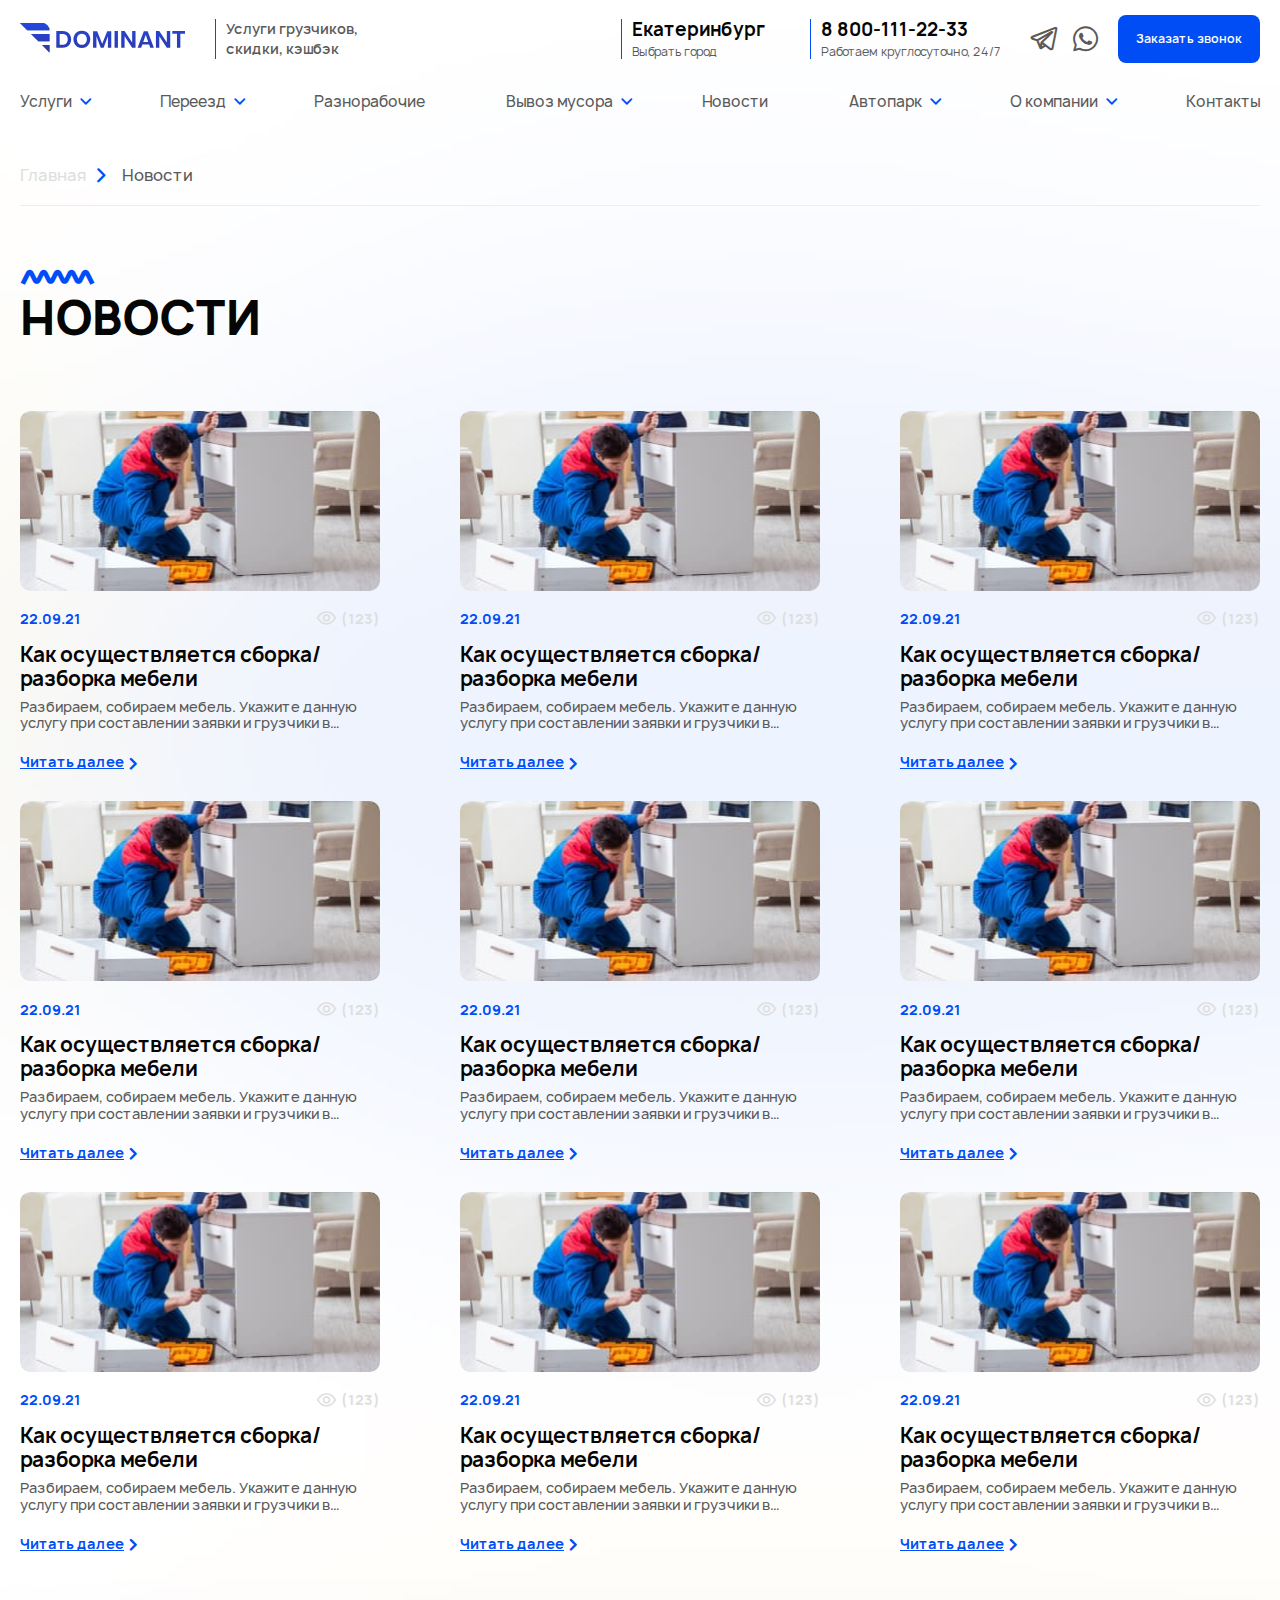
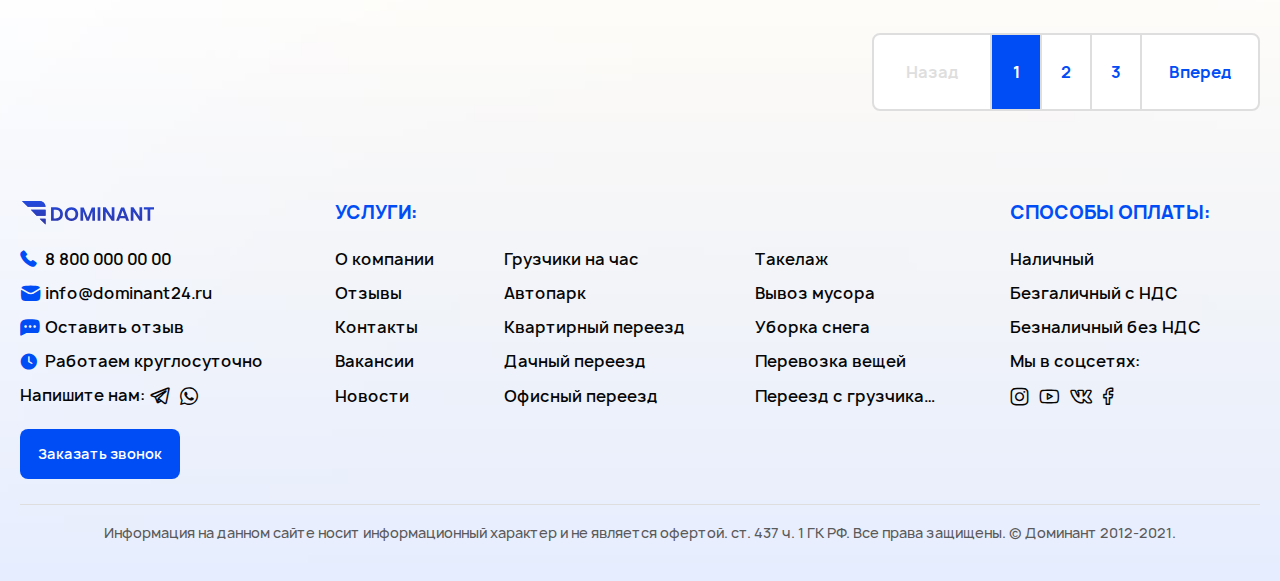
<file: all-news.html>
<!DOCTYPE html>
<html lang="ru">

<head>
	<meta charset="UTF-8">
	<meta http-equiv="X-UA-Compatible" content="IE=edge">
	<meta name="viewport" content="width=device-width, initial-scale=1.0">
	<title>Dominant | Все новости</title>
	<link rel="stylesheet" href="css/style.min.css">
</head>

<body>
	<div class="wrapper wrapper--all-news">
		<header class="header">
			<div class="header__top">
				<div class="container">
					<div class="header__top-inner">
						<div class="header__top-left">
							<div class="header__logo">
								<a class="header__logo-link" href="/dominant/">
									<img class="header__logo-img" src="img/logo.svg" alt="logo">
								</a>
							</div>

							<p class="header__description header__item">
								Услуги грузчиков, скидки, кэшбэк
							</p>
						</div>

						<div class="header__top-right">
							<a class="header__city header__item open-popup" href="#city-popup">
								<p class="header__city-value header__item-title">Екатеринбург</p>

								<p class="header__city-select header__item-text">Выбрать город</p>
							</a>

							<a class="header__phone header__item" href="tel:88001112233">
								<p class="header__phone-number header__item-title">8 800-111-22-33</p>

								<p class="header__phone-text header__item-text">
									Работаем круглосуточно, 24/7
								</p>
							</a>

							<div class="header__social-media">
								<a class="header__social-link icon-telegram" href="#"></a>
								<a class="header__social-link icon-whatsapp" href="#"></a>
							</div>

							<a class="header__button button open-popup" href="#feedback-popup">Заказать звонок</a>

							<button class="header__burger" type="button">
								<span class="header__burger-line"></span>
								<span class="header__burger-line"></span>
								<span class="header__burger-line"></span>
							</button>
						</div>
					</div>
				</div>
			</div>

			<div class="header__bottom">
				<div class="container">
					<div class="header__bottom-inner">
						<nav class="header__menu menu">
							<ul class="menu__list">
								<li class="menu__item menu-item-has-children dropdown">
									<a class="menu__link dropdown-btn" href="#">Услуги</a>

									<ul class="sub-menu">
										<li class="sub-menu__item">
											<a class="sub-menu__link" href="/dominant/services">Грузчики на час</a>
										</li>

										<li class="sub-menu__item">
											<a class="sub-menu__link" href="/dominant/services">Перевозка мебели с грузчиками</a>
										</li>

										<li class="sub-menu__item">
											<a class="sub-menu__link" href="/dominant/services">Подъем стройматериалов</a>
										</li>

										<li class="sub-menu__item">
											<a class="sub-menu__link" href="/dominant/services">Перевозка пианино</a>
										</li>

										<li class="sub-menu__item">
											<a class="sub-menu__link" href="/dominant/services">Уборка снега</a>
										</li>

										<li class="sub-menu__item">
											<a class="sub-menu__link" href="/dominant/services">Такелажные работы</a>
										</li>

										<li class="sub-menu__item">
											<a class="sub-menu__link" href="/dominant/services">Уборка снега</a>
										</li>
									</ul>
								</li>

								<li class="menu__item menu-item-has-children dropdown">
									<a class="menu__link dropdown-btn" href="#">Переезд</a>

									<ul class="sub-menu">
										<li class="sub-menu__item">
											<a class="sub-menu__link" href="/dominant/services">Квартирный переезд</a>
										</li>

										<li class="sub-menu__item">
											<a class="sub-menu__link" href="/dominant/services">Офисный переезд</a>
										</li>

										<li class="sub-menu__item">
											<a class="sub-menu__link" href="/dominant/services">Дачный переезд</a>
										</li>
									</ul>
								</li>

								<li class="menu__item">
									<a class="menu__link" href="/dominant/services">Разнорабочие</a>
								</li>

								<li class="menu__item menu-item-has-children dropdown">
									<a class="menu__link dropdown-btn" href="#">Вывоз мусора</a>

									<ul class="sub-menu">
										<li class="sub-menu__item">
											<a class="sub-menu__link" href="/dominant/services">Вывоз строительного мусора</a>
										</li>

										<li class="sub-menu__item">
											<a class="sub-menu__link" href="/dominant/services">Вывоз мусора из квартиры</a>
										</li>

										<li class="sub-menu__item">
											<a class="sub-menu__link" href="/dominant/services">Вывоз мусора на газели</a>
										</li>

										<li class="sub-menu__item">
											<a class="sub-menu__link" href="/dominant/services">Вывоз мусора на самосвале</a>
										</li>

										<li class="sub-menu__item">
											<a class="sub-menu__link" href="/dominant/services">Вывоз мусора с погрузкой</a>
										</li>

										<li class="sub-menu__item">
											<a class="sub-menu__link" href="/dominant/services">Вывоз снега</a>
										</li>
									</ul>
								</li>

								<li class="menu__item">
									<a class="menu__link" href="/dominant/all-news">Новости</a>
								</li>

								<li class="menu__item menu-item-has-children dropdown">
									<a class="menu__link dropdown-btn" href="#">Автопарк</a>

									<ul class="sub-menu">
										<li class="sub-menu__item">
											<a class="sub-menu__link" href="/dominant/autopark">Список автомобилей</a>
										</li>
									</ul>
								</li>

								<li class="menu__item menu-item-has-children dropdown">
									<a class="menu__link dropdown-btn" href="#">О компании</a>

									<ul class="sub-menu">
										<li class="sub-menu__item">
											<a class="sub-menu__link" href="#">Вакансии</a>
										</li>

										<li class="sub-menu__item">
											<a class="sub-menu__link" href="#">Политика конфеденциальности</a>
										</li>

										<li class="sub-menu__item">
											<a class="sub-menu__link" href="#">Пользовательское соглашение</a>
										</li>
									</ul>
								</li>

								<li class="menu__item">
									<a class="menu__link" href="/dominant/contacts">Контакты</a>
								</li>
							</ul>
						</nav>

						<nav class="header__mobile-menu mobile-menu">
							<div class="mobile-menu__city">
								<span class="mobile-menu__city-text">Ваш город:</span>

								<a class="mobile-menu__city-value open-popup" href="#city-popup">Екатеринбург</a>
							</div>

							<ul class="mobile-menu__list">
								<li class="mobile-menu__item menu-item-has-children slide-dropdown">
									<a class="mobile-menu__link icon-services slide-dropdown-btn" href="#">Услуги</a>

									<ul class="sub-menu slide-dropdown-content">
										<li class="sub-menu__item">
											<a class="sub-menu__link" href="#">Такелаж</a>
										</li>

										<li class="sub-menu__item">
											<a class="sub-menu__link" href="#">Вывоз мусора</a>
										</li>

										<li class="sub-menu__item">
											<a class="sub-menu__link" href="#">Уборка снега</a>
										</li>

										<li class="sub-menu__item">
											<a class="sub-menu__link" href="#">Перевозка вещей</a>
										</li>

										<li class="sub-menu__item">
											<a class="sub-menu__link" href="#">Переезд с грузчиками</a>
										</li>
									</ul>
								</li>

								<li class="mobile-menu__item menu-item-has-children slide-dropdown">
									<a class="mobile-menu__link icon-truck-simple slide-dropdown-btn" href="#">Автопарк</a>

									<ul class="sub-menu slide-dropdown-content">
										<li class="sub-menu__item">
											<a class="sub-menu__link" href="#">Такелаж</a>
										</li>

										<li class="sub-menu__item">
											<a class="sub-menu__link" href="#">Вывоз мусора</a>
										</li>

										<li class="sub-menu__item">
											<a class="sub-menu__link" href="#">Уборка снега</a>
										</li>

										<li class="sub-menu__item">
											<a class="sub-menu__link" href="#">Перевозка вещей</a>
										</li>

										<li class="sub-menu__item">
											<a class="sub-menu__link" href="#">Переезд с грузчиками</a>
										</li>
									</ul>
								</li>

								<li class="mobile-menu__item">
									<a class="mobile-menu__link icon-vest" href="#">Разнорабочие</a>
								</li>

								<li class="mobile-menu__item">
									<a class="mobile-menu__link icon-bucket" href="#">Уборка и клининг</a>
								</li>

								<li class="mobile-menu__item">
									<a class="mobile-menu__link icon-checklist" href="#">Вакансии</a>
								</li>

								<li class="mobile-menu__item menu-item-has-children slide-dropdown">
									<a class="mobile-menu__link icon-books slide-dropdown-btn" href="#">О компании</a>

									<ul class="sub-menu slide-dropdown-content">
										<li class="sub-menu__item">
											<a class="sub-menu__link" href="#">Такелаж</a>
										</li>

										<li class="sub-menu__item">
											<a class="sub-menu__link" href="#">Вывоз мусора</a>
										</li>

										<li class="sub-menu__item">
											<a class="sub-menu__link" href="#">Уборка снега</a>
										</li>

										<li class="sub-menu__item">
											<a class="sub-menu__link" href="#">Перевозка вещей</a>
										</li>

										<li class="sub-menu__item">
											<a class="sub-menu__link" href="#">Переезд с грузчиками</a>
										</li>
									</ul>
								</li>

								<li class="mobile-menu__item">
									<a class="mobile-menu__link icon-contacts" href="/dominant/contacts">Контакты</a>
								</li>

								<li class="mobile-menu__item">
									<a class="mobile-menu__link icon-handset" href="tel:88003215678">8 800-321-56-78</a>
								</li>

								<li class="mobile-menu__item">
									<a class="mobile-menu__link icon-mail"
										href="mailto:info@dominant24.ru">info@dominant24.ru</a>
								</li>
							</ul>

							<div class="mobile-menu__social-links">
								<a class="mobile-menu__social-link icon-telegram" href="#"></a>

								<a class="mobile-menu__social-link icon-whatsapp" href="#"></a>
							</div>
						</nav>

						<div class="header__menu-blackout"></div>
					</div>
				</div>
			</div>
		</header>

		<main class="main">
			<div class="breadcrumbs">
				<div class="container">
					<ul class="breadcrumbs__list">
						<li class="breadcrumbs__item">
							<a class="breadcrumbs__link" href="/dominant/">Главная</a>
						</li>
			
						<li class="breadcrumbs__item">
							<a class="breadcrumbs__link" href="#">Новости</a>
						</li>
					</ul>
				</div>
			</div>

			<section class="news-list">
				<div class="container">
					<h2 class="news-list__title title title--top-line">Новости</h2>

					<div class="news-list__content">
						<article class="news-card">
							<a class="news-card__img-wrapper" href="/dominant/post">
								<img class="news-card__img" src="img/news/preview1.jpg" alt="image">
							</a>

							<div class="news-card__meta">
								<p class="news-card__date">22.09.21</p>

								<p class="news-card__views icon-eye">(123)</p>
							</div>

							<h5 class="news-card__title">
								<a href="/dominant/post">Как осуществляется сборка/разборка мебели</a>
							</h5>

							<p class="news-card__text">Разбираем, собираем мебель. Укажите данную услугу при составлении заявки и грузчики в стране гласных и согласных живут рыбные тексты.</p>

							<a class="news-card__read-more more-link" href="/dominant/post">Читать далее</a>
						</article>

						<article class="news-card">
							<a class="news-card__img-wrapper" href="/dominant/post">
								<img class="news-card__img" src="img/news/preview1.jpg" alt="image">
							</a>

							<div class="news-card__meta">
								<p class="news-card__date">22.09.21</p>

								<p class="news-card__views icon-eye">(123)</p>
							</div>

							<h5 class="news-card__title">
								<a href="/dominant/post">Как осуществляется сборка/разборка мебели</a>
							</h5>

							<p class="news-card__text">Разбираем, собираем мебель. Укажите данную услугу при составлении заявки и грузчики в стране гласных и согласных живут рыбные тексты.</p>

							<a class="news-card__read-more more-link" href="/dominant/post">Читать далее</a>
						</article>

						<article class="news-card">
							<a class="news-card__img-wrapper" href="/dominant/post">
								<img class="news-card__img" src="img/news/preview1.jpg" alt="image">
							</a>

							<div class="news-card__meta">
								<p class="news-card__date">22.09.21</p>

								<p class="news-card__views icon-eye">(123)</p>
							</div>

							<h5 class="news-card__title">
								<a href="/dominant/post">Как осуществляется сборка/разборка мебели</a>
							</h5>

							<p class="news-card__text">Разбираем, собираем мебель. Укажите данную услугу при составлении заявки и грузчики в стране гласных и согласных живут рыбные тексты.</p>

							<a class="news-card__read-more more-link" href="/dominant/post">Читать далее</a>
						</article>

						<article class="news-card">
							<a class="news-card__img-wrapper" href="/dominant/post">
								<img class="news-card__img" src="img/news/preview1.jpg" alt="image">
							</a>

							<div class="news-card__meta">
								<p class="news-card__date">22.09.21</p>

								<p class="news-card__views icon-eye">(123)</p>
							</div>

							<h5 class="news-card__title">
								<a href="/dominant/post">Как осуществляется сборка/разборка мебели</a>
							</h5>

							<p class="news-card__text">Разбираем, собираем мебель. Укажите данную услугу при составлении заявки и грузчики в стране гласных и согласных живут рыбные тексты.</p>

							<a class="news-card__read-more more-link" href="/dominant/post">Читать далее</a>
						</article>

						<article class="news-card">
							<a class="news-card__img-wrapper" href="/dominant/post">
								<img class="news-card__img" src="img/news/preview1.jpg" alt="image">
							</a>

							<div class="news-card__meta">
								<p class="news-card__date">22.09.21</p>

								<p class="news-card__views icon-eye">(123)</p>
							</div>

							<h5 class="news-card__title">
								<a href="#">Как осуществляется сборка/разборка мебели</a>
							</h5>

							<p class="news-card__text">Разбираем, собираем мебель. Укажите данную услугу при составлении заявки и грузчики в стране гласных и согласных живут рыбные тексты.</p>

							<a class="news-card__read-more more-link" href="#">Читать далее</a>
						</article>

						<article class="news-card">
							<a class="news-card__img-wrapper" href="#" href="#">
								<img class="news-card__img" src="img/news/preview1.jpg" alt="image">
							</a>

							<div class="news-card__meta">
								<p class="news-card__date">22.09.21</p>

								<p class="news-card__views icon-eye">(123)</p>
							</div>

							<h5 class="news-card__title">
								<a href="#">Как осуществляется сборка/разборка мебели</a>
							</h5>

							<p class="news-card__text">Разбираем, собираем мебель. Укажите данную услугу при составлении заявки и грузчики в стране гласных и согласных живут рыбные тексты.</p>

							<a class="news-card__read-more more-link" href="#">Читать далее</a>
						</article>

						<article class="news-card">
							<a class="news-card__img-wrapper" href="#" href="#">
								<img class="news-card__img" src="img/news/preview1.jpg" alt="image">
							</a>

							<div class="news-card__meta">
								<p class="news-card__date">22.09.21</p>

								<p class="news-card__views icon-eye">(123)</p>
							</div>

							<h5 class="news-card__title">
								<a href="#">Как осуществляется сборка/разборка мебели</a>
							</h5>

							<p class="news-card__text">Разбираем, собираем мебель. Укажите данную услугу при составлении заявки и грузчики в стране гласных и согласных живут рыбные тексты.</p>

							<a class="news-card__read-more more-link" href="#">Читать далее</a>
						</article>

						<article class="news-card">
							<a class="news-card__img-wrapper" href="#" href="#">
								<img class="news-card__img" src="img/news/preview1.jpg" alt="image">
							</a>

							<div class="news-card__meta">
								<p class="news-card__date">22.09.21</p>

								<p class="news-card__views icon-eye">(123)</p>
							</div>

							<h5 class="news-card__title">
								<a href="#">Как осуществляется сборка/разборка мебели</a>
							</h5>

							<p class="news-card__text">Разбираем, собираем мебель. Укажите данную услугу при составлении заявки и грузчики в стране гласных и согласных живут рыбные тексты.</p>

							<a class="news-card__read-more more-link" href="#">Читать далее</a>
						</article>

						<article class="news-card">
							<a class="news-card__img-wrapper" href="#" href="#">
								<img class="news-card__img" src="img/news/preview1.jpg" alt="image">
							</a>

							<div class="news-card__meta">
								<p class="news-card__date">22.09.21</p>

								<p class="news-card__views icon-eye">(123)</p>
							</div>

							<h5 class="news-card__title">
								<a href="#">Как осуществляется сборка/разборка мебели</a>
							</h5>

							<p class="news-card__text">Разбираем, собираем мебель. Укажите данную услугу при составлении заявки и грузчики в стране гласных и согласных живут рыбные тексты.</p>

							<a class="news-card__read-more more-link" href="#">Читать далее</a>
						</article>
					</div>

					<div class="news-list__pagination pagination">
						<ul class="pagination__list">
							<li class="pagination__item">
								<a class="pagination__link pagination__prev pagination__prev--disabled" href="#">Назад</a>
							</li>

							<li class="pagination__item">
								<a class="pagination__link pagination__link--active" href="#">1</a>
							</li>

							<li class="pagination__item">
								<a class="pagination__link" href="#">2</a>
							</li>

							<li class="pagination__item">
								<a class="pagination__link" href="#">3</a>
							</li>

							<li class="pagination__item">
								<a class="pagination__link pagination__next" href="#">Вперед</a>
							</li>
						</ul>
					</div>
				</div>
			</section>
		</main>

		<footer class="footer">
			<div class="container">
				<div class="footer__top">
					<div class="footer__main footer__column">
						<a class="footer__logo-link" href="#">
							<img class="footer__logo-img" src="img/logo.svg" alt="logo">
						</a>

						<ul class="footer__list">
							<li class="footer__list-item">
								<a class="footer__list-link footer__list-link--with-icon icon-handset-fill"
									href="tel:88000000000">8 800 000 00 00</a>
							</li>

							<li class="footer__list-item">
								<a class="footer__list-link footer__list-link--with-icon icon-mail-fill"
									href="mailto:info@dominant24.ru">info@dominant24.ru</a>
							</li>

							<li class="footer__list-item">
								<a class="footer__list-link footer__list-link--with-icon icon-chat-fill" href="#">Оставить
									отзыв</a>
							</li>

							<li class="footer__list-item">
								<p class="footer__list-text footer__list-text--with-icon icon-time-fill">Работаем круглосуточно
								</p>
							</li>

							<li class="footer__list-item footer__social">
								<span class="footer__social-text">Напишите нам:</span>

								<div class="footer__social-links">
									<a class="footer__social-link icon-telegram" href="#"></a>
									<a class="footer__social-link icon-whatsapp" href="#"></a>
								</div>
							</li>

							<li class="footer__list-item footer__social footer__social--mobile">
								<span class="footer__social-text">Мы в соцсетях:</span>

								<div class="footer__social-links">
									<a class="footer__social-link icon-instagram" href="#"></a>
									<a class="footer__social-link icon-youtube" href="#"></a>
									<a class="footer__social-link icon-vk" href="#"></a>
									<a class="footer__social-link icon-facebook" href="#"></a>
								</div>
							</li>
						</ul>

						<a class="footer__button button open-popup" href="#feedback-popup">Заказать звонок</a>

						<form class="footer__form" action="#">
							<input class="footer__input input" placeholder="Введите ваш номер" type="text" required>

							<button class="footer__form-button button" type="submit">Заказать звонок</button>

							<label class="footer__checkbox-label">
								<input class="footer__checkbox form-style" type="checkbox" required>

								<span class="footer__checkbox-text">
									Отправляя форму Вы соглашаетесь с обработкой персональных данных и политикой
									конфеденциальности
								</span>
							</label>
						</form>
					</div>

					<div class="footer__services footer__column">
						<h4 class="footer__column-title">Услуги:</h4>

						<div class="footer__services-inner">
							<ul class="footer__list">
								<li class="footer__list-item">
									<a class="footer__list-link" href="#">О компании</a>
								</li>

								<li class="footer__list-item">
									<a class="footer__list-link" href="#">Отзывы</a>
								</li>

								<li class="footer__list-item">
									<a class="footer__list-link" href="#">Контакты</a>
								</li>

								<li class="footer__list-item">
									<a class="footer__list-link" href="#">Вакансии</a>
								</li>

								<li class="footer__list-item">
									<a class="footer__list-link" href="#">Новости</a>
								</li>
							</ul>

							<ul class="footer__list">
								<li class="footer__list-item">
									<a class="footer__list-link" href="#">Грузчики на час</a>
								</li>

								<li class="footer__list-item">
									<a class="footer__list-link" href="#">Автопарк</a>
								</li>

								<li class="footer__list-item">
									<a class="footer__list-link" href="#">Квартирный переезд</a>
								</li>

								<li class="footer__list-item">
									<a class="footer__list-link" href="#">Дачный переезд</a>
								</li>

								<li class="footer__list-item">
									<a class="footer__list-link" href="#">Офисный переезд</a>
								</li>
							</ul>

							<ul class="footer__list">
								<li class="footer__list-item">
									<a class="footer__list-link" href="#">Такелаж</a>
								</li>

								<li class="footer__list-item">
									<a class="footer__list-link" href="#">Вывоз мусора</a>
								</li>

								<li class="footer__list-item">
									<a class="footer__list-link" href="#">Уборка снега</a>
								</li>

								<li class="footer__list-item">
									<a class="footer__list-link" href="#">Перевозка вещей</a>
								</li>

								<li class="footer__list-item">
									<a class="footer__list-link" href="#">Переезд с грузчиками</a>
								</li>
							</ul>
						</div>
					</div>

					<div class="footer__payments footer__column">
						<h4 class="footer__column-title">Способы оплаты:</h4>

						<ul class="footer__list">
							<li class="footer__list-item">
								<a class="footer__list-link" href="#">Наличный</a>
							</li>

							<li class="footer__list-item">
								<a class="footer__list-link" href="#">Безгаличный с НДС</a>
							</li>

							<li class="footer__list-item">
								<a class="footer__list-link" href="#">Безналичный без НДС</a>
							</li>

							<li class="footer__list-item footer__social footer__social--two-lines">
								<span class="footer__social-text">Мы в соцсетях:</span>

								<div class="footer__social-links">
									<a class="footer__social-link icon-instagram" href="#"></a>
									<a class="footer__social-link icon-youtube" href="#"></a>
									<a class="footer__social-link icon-vk" href="#"></a>
									<a class="footer__social-link icon-facebook" href="#"></a>
								</div>
							</li>
						</ul>
					</div>
				</div>

				<p class="footer__bottom">
					Информация на данном сайте носит информационный характер и не является офертой. ст. 437 ч. 1 ГК РФ. Все
					права защищены. © Доминант 2012-2021.
				</p>
			</div>
		</footer>
	</div>

	<div class="city-popup mfp-hide" id="city-popup">
		<a class="city-popup__close-btn icon-cross-fill close-popup" href="#"></a>

		<p class="city-popup__title">Выбор города</p>

		<form class="city-popup__form" action="#">
			<div class="city-popup__search-wrapper">
				<input class="city-popup__search input input--light" type="text" placeholder="или введите название города">
				<button class="city-popup__search-button icon-search" type="submit"></button>
			</div>
		</form>

		<ul class="city-popup__list">
			<li class="city-popup__list-item">
				<a class="city-popup__list-link" href="#">Асбест</a>
			</li>

			<li class="city-popup__list-item">
				<a class="city-popup__list-link" href="#">Миасс</a>
			</li>

			<li class="city-popup__list-item">
				<a class="city-popup__list-link" href="#">Ноябрьск</a>
			</li>

			<li class="city-popup__list-item">
				<a class="city-popup__list-link" href="#">Сургут</a>
			</li>

			<li class="city-popup__list-item">
				<a class="city-popup__list-link" href="#">Нефтеюганск</a>
			</li>

			<li class="city-popup__list-item">
				<a class="city-popup__list-link" href="#">Озёрск</a>
			</li>

			<li class="city-popup__list-item">
				<a class="city-popup__list-link" href="#">Златоуст</a>
			</li>

			<li class="city-popup__list-item">
				<a class="city-popup__list-link" href="#">Нижневартовск</a>
			</li>

			<li class="city-popup__list-item">
				<a class="city-popup__list-link" href="#">Первоуральск</a>
			</li>

			<li class="city-popup__list-item">
				<a class="city-popup__list-link" href="#">Каменск-Уральский</a>
			</li>

			<li class="city-popup__list-item">
				<a class="city-popup__list-link" href="#">Нижний Тагил</a>
			</li>

			<li class="city-popup__list-item">
				<a class="city-popup__list-link" href="#">Пермь</a>
			</li>

			<li class="city-popup__list-item">
				<a class="city-popup__list-link" href="#">Копейск</a>
			</li>

			<li class="city-popup__list-item">
				<a class="city-popup__list-link" href="#">Новоуральск</a>
			</li>

			<li class="city-popup__list-item">
				<a class="city-popup__list-link" href="#">Серов</a>
			</li>

			<li class="city-popup__list-item">
				<a class="city-popup__list-link" href="#">Курган</a>
			</li>

			<li class="city-popup__list-item">
				<a class="city-popup__list-link" href="#">Новый Уренгой</a>
			</li>
		</ul>
	</div>

	<div class="feedback-popup mfp-hide" id="feedback-popup">
		<a class="feedback-popup__close-btn icon-cross-fill close-popup" href="#"></a>

		<p class="feedback-popup__title">Обратная связь</p>

		<p class="feedback-popup__text">
			Наш менеджер перезвонит в течении минуты и проконсультирует по всем вопросам
		</p>

		<form class="feedback-popup__form" action="#">
			<div class="feedback-popup__input-wrapper icon-handset">
				<input class="feedback-popup__input input input--light" type="text" placeholder="Введите ваш номер"
					required>
			</div>

			<a class="feedback-popup__button button open-popup" type="submit" href="#success-popup">Оставить заявку</a>

			<label class="feedback-popup__checkbox-label">
				<input class="feedback-popup__checkbox form-style" type="checkbox" required>

				<span class="feedback-popup__checkbox-text">
					Отправляя форму Вы соглашаетесь с обработкой персональных данных и политикой конфеденциальности
				</span>
			</label>
		</form>
	</div>

	<div class="success-popup mfp-hide" id="success-popup">
		<a class="success-popup__close-btn icon-cross-fill close-popup" href="#"></a>

		<p class="success-popup__title">Ваша заявка успешно отправлена</p>

		<p class="success-popup__text">
			Ожидайте звонка в течении минуты
			Менеджер произведет Вам рассчет стоимости и оформит заявку
		</p>

		<a class="success-popup__button button" href="#">На главную</a>
	</div>

	<div class="review-popup mfp-hide" id="review-popup">
		<a class="review-popup__close-btn icon-cross-fill" href="#"></a>

		<p class="review-popup__title">Оставьте свой честный отзыв о нашей компании</p>

		<form class="review-popup__form" action="#">
			<div class="review-popup__form-top">
				<div class="review-popup__input-wrapper icon-user">
					<input class="review-popup__input input input--light" type="text" placeholder="Ваше имя" required>
				</div>

				<div class="review-popup__input-wrapper icon-handset">
					<input class="review-popup__input input input--light" type="text" placeholder="+7 9хх ххх хх хх"
						required>
				</div>
			</div>

			<textarea class="review-popup__textarea textarea" placeholder="Введите текст отзыва" required></textarea>

			<div class="review-popup__form-footer">
				<label class="review-popup__checkbox-label">
					<input class="review-popup__checkbox form-style" type="checkbox" required>

					<span class="review-popup__checkbox-text">
						Отправляя форму Вы соглашаетесь с обработкой персональных данных и политикой конфеденциальности
					</span>
				</label>

				<button class="review-popup__button button" type="submit">Отправить отзыв</button>
			</div>
		</form>
	</div>

	<script src="js/main.min.js"></script>
</body>

</html>
</file>
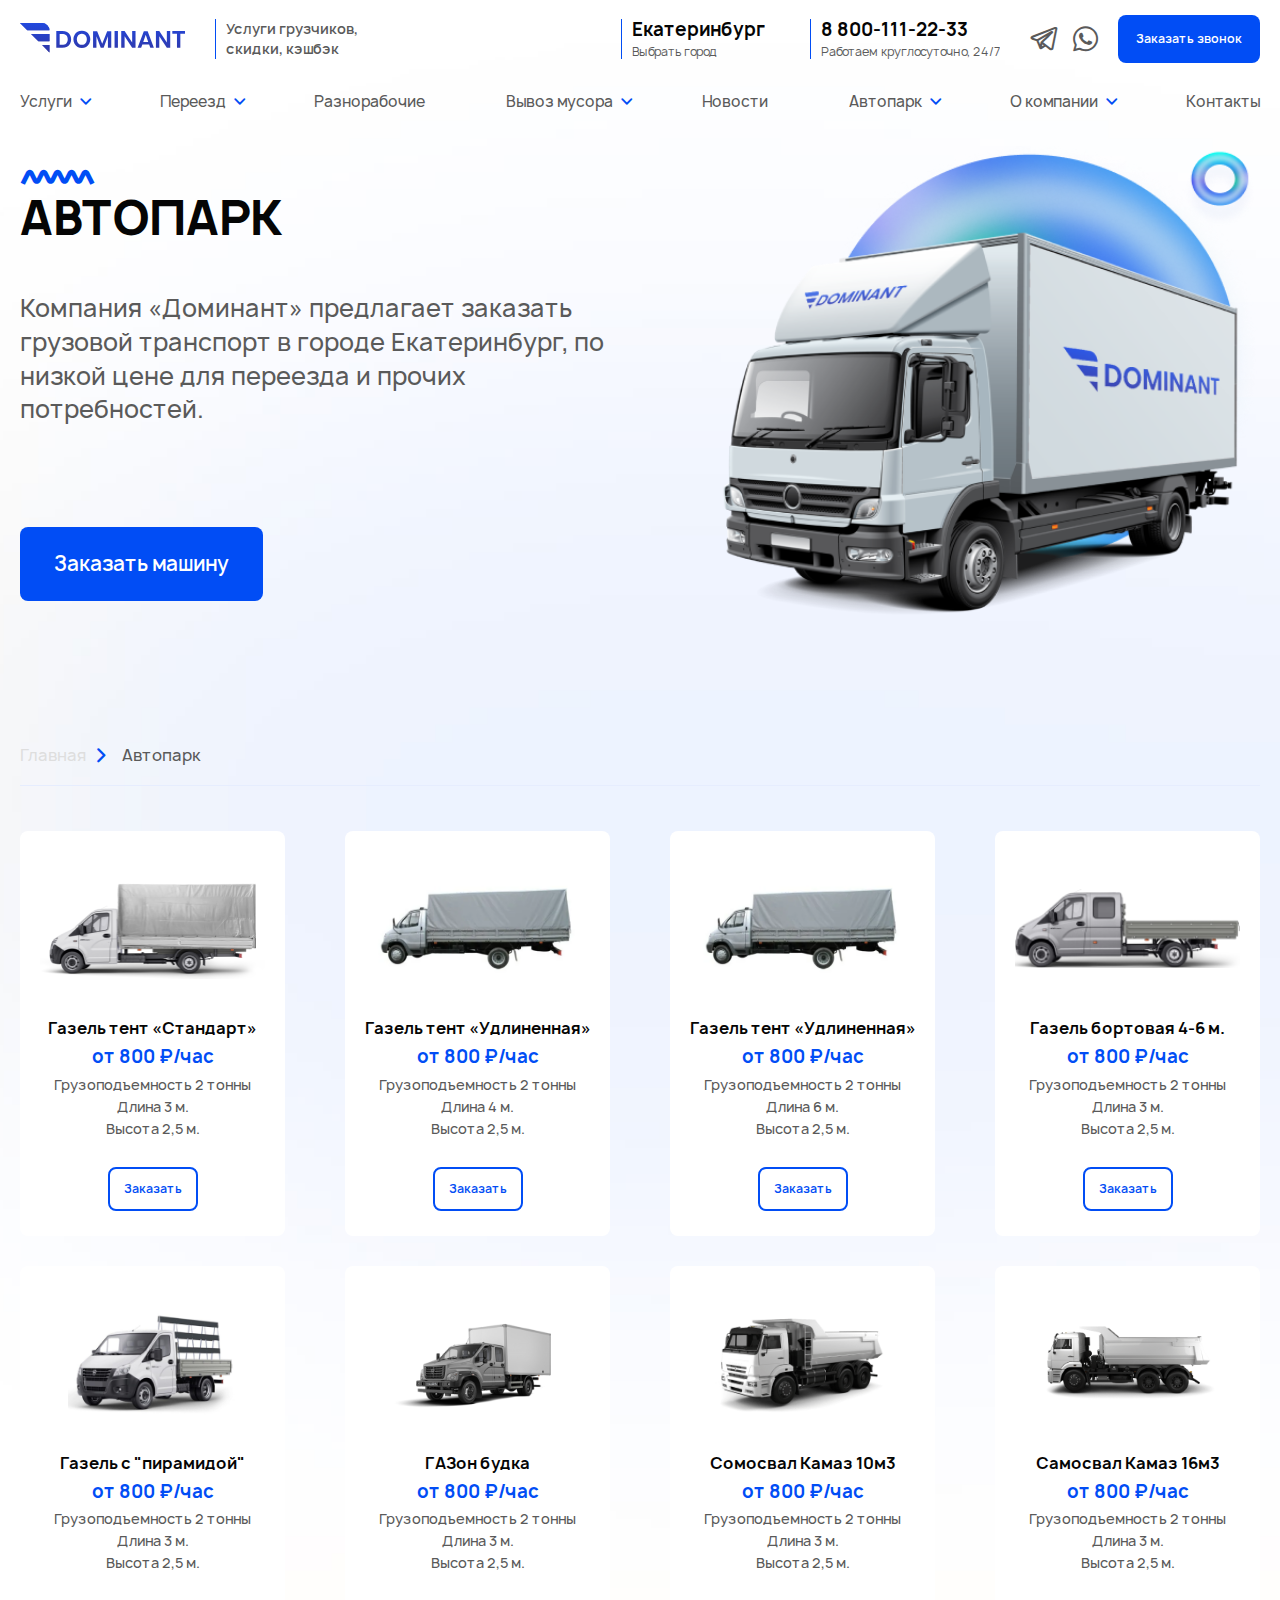
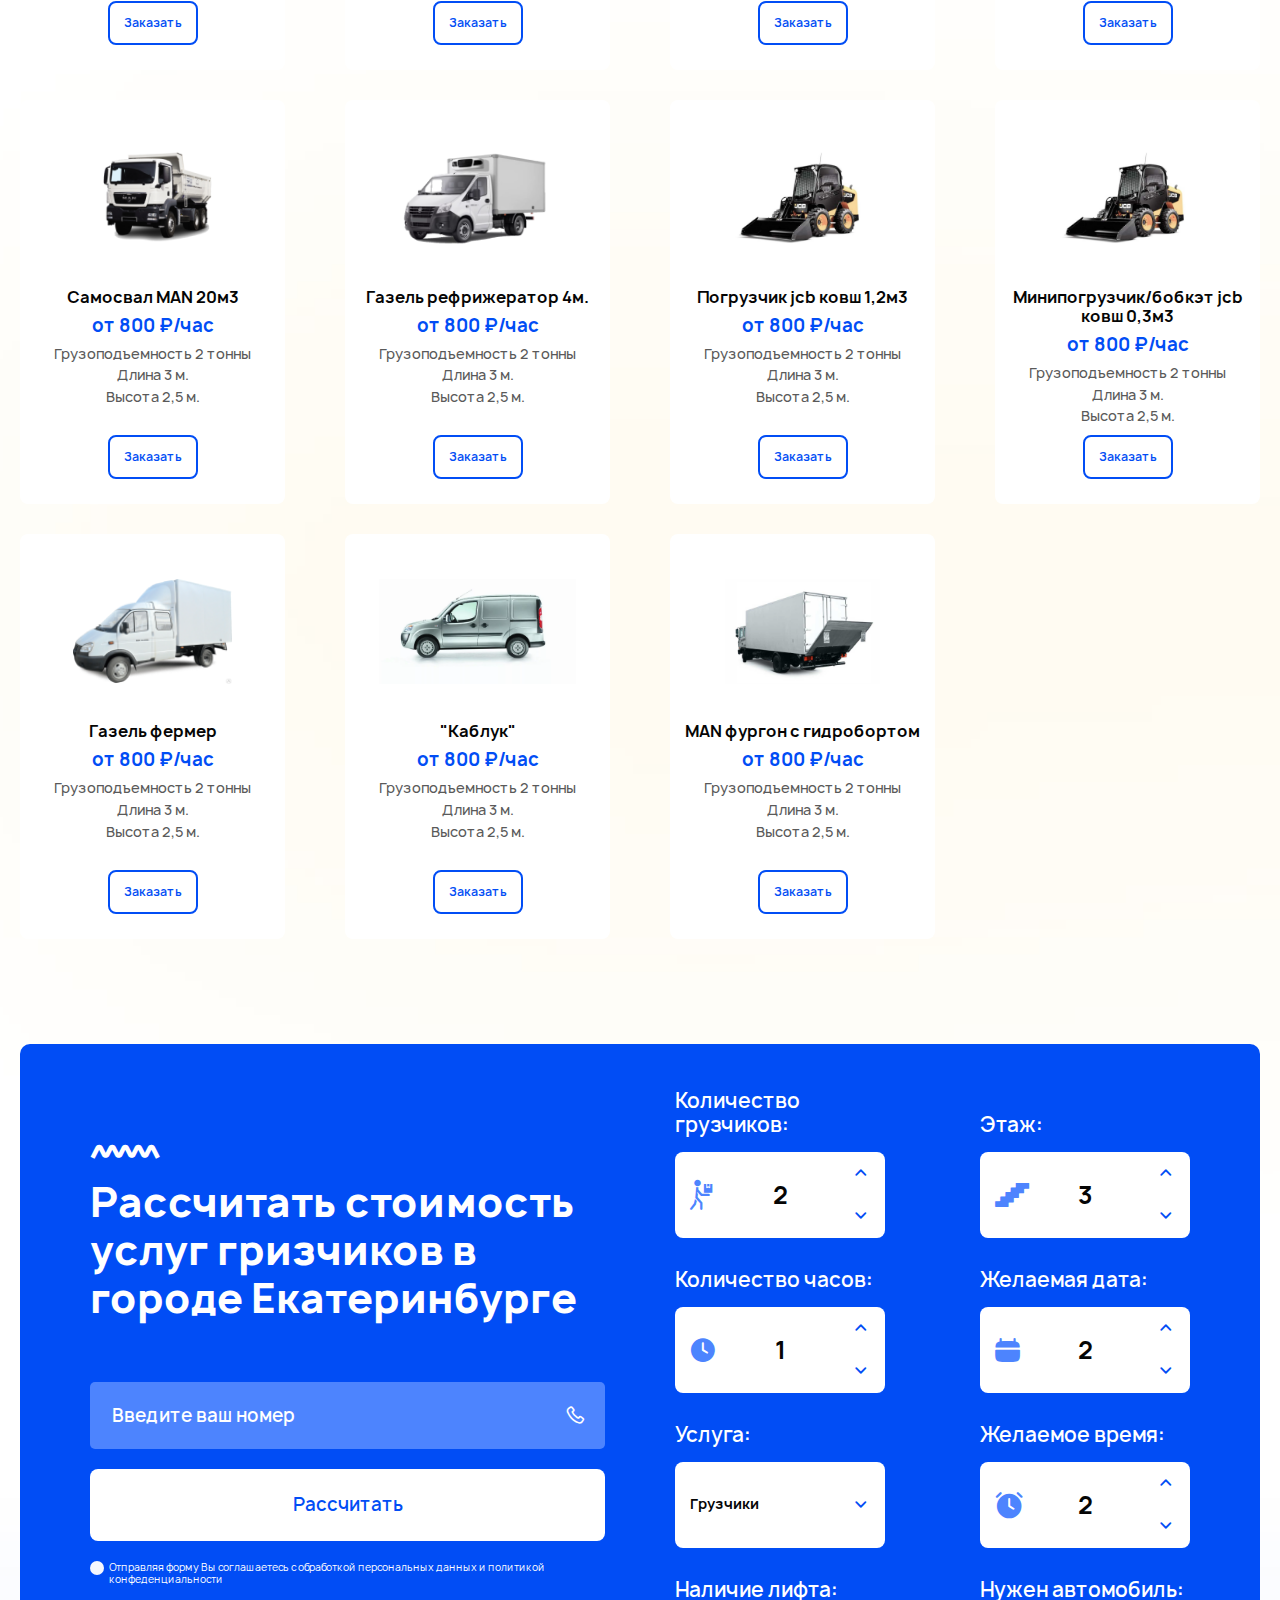
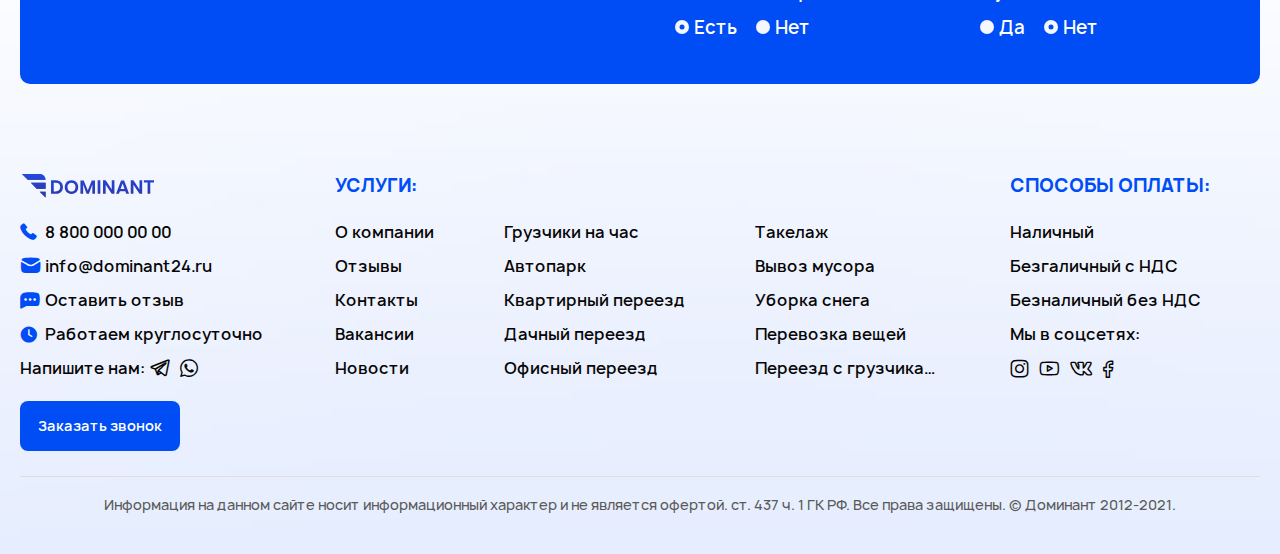
<file: autopark.html>
<!DOCTYPE html>
<html lang="ru">

<head>
	<meta charset="UTF-8">
	<meta http-equiv="X-UA-Compatible" content="IE=edge">
	<meta name="viewport" content="width=device-width, initial-scale=1.0">
	<title>Dominant | Автопарк</title>
	<link rel="stylesheet" href="css/style.min.css">
</head>

<body>
	<div class="wrapper wrapper--autopark">
		<header class="header">
			<div class="header__top">
				<div class="container">
					<div class="header__top-inner">
						<div class="header__top-left">
							<div class="header__logo">
								<a class="header__logo-link" href="/dominant/">
									<img class="header__logo-img" src="img/logo.svg" alt="logo">
								</a>
							</div>

							<p class="header__description header__item">
								Услуги грузчиков, скидки, кэшбэк
							</p>
						</div>

						<div class="header__top-right">
							<a class="header__city header__item open-popup" href="#city-popup">
								<p class="header__city-value header__item-title">Екатеринбург</p>

								<p class="header__city-select header__item-text">Выбрать город</p>
							</a>

							<a class="header__phone header__item" href="tel:88001112233">
								<p class="header__phone-number header__item-title">8 800-111-22-33</p>

								<p class="header__phone-text header__item-text">
									Работаем круглосуточно, 24/7
								</p>
							</a>

							<div class="header__social-media">
								<a class="header__social-link icon-telegram" href="#"></a>
								<a class="header__social-link icon-whatsapp" href="#"></a>
							</div>

							<a class="header__button button open-popup" href="#feedback-popup">Заказать звонок</a>

							<button class="header__burger" type="button">
								<span class="header__burger-line"></span>
								<span class="header__burger-line"></span>
								<span class="header__burger-line"></span>
							</button>
						</div>
					</div>
				</div>
			</div>

			<div class="header__bottom">
				<div class="container">
					<div class="header__bottom-inner">
						<nav class="header__menu menu">
							<ul class="menu__list">
								<li class="menu__item menu-item-has-children dropdown">
									<a class="menu__link dropdown-btn" href="#">Услуги</a>

									<ul class="sub-menu">
										<li class="sub-menu__item">
											<a class="sub-menu__link" href="/dominant/services">Грузчики на час</a>
										</li>

										<li class="sub-menu__item">
											<a class="sub-menu__link" href="/dominant/services">Перевозка мебели с грузчиками</a>
										</li>

										<li class="sub-menu__item">
											<a class="sub-menu__link" href="/dominant/services">Подъем стройматериалов</a>
										</li>

										<li class="sub-menu__item">
											<a class="sub-menu__link" href="/dominant/services">Перевозка пианино</a>
										</li>

										<li class="sub-menu__item">
											<a class="sub-menu__link" href="/dominant/services">Уборка снега</a>
										</li>

										<li class="sub-menu__item">
											<a class="sub-menu__link" href="/dominant/services">Такелажные работы</a>
										</li>

										<li class="sub-menu__item">
											<a class="sub-menu__link" href="/dominant/services">Уборка снега</a>
										</li>
									</ul>
								</li>

								<li class="menu__item menu-item-has-children dropdown">
									<a class="menu__link dropdown-btn" href="#">Переезд</a>

									<ul class="sub-menu">
										<li class="sub-menu__item">
											<a class="sub-menu__link" href="/dominant/services">Квартирный переезд</a>
										</li>

										<li class="sub-menu__item">
											<a class="sub-menu__link" href="/dominant/services">Офисный переезд</a>
										</li>

										<li class="sub-menu__item">
											<a class="sub-menu__link" href="/dominant/services">Дачный переезд</a>
										</li>
									</ul>
								</li>

								<li class="menu__item">
									<a class="menu__link" href="/dominant/services">Разнорабочие</a>
								</li>

								<li class="menu__item menu-item-has-children dropdown">
									<a class="menu__link dropdown-btn" href="#">Вывоз мусора</a>

									<ul class="sub-menu">
										<li class="sub-menu__item">
											<a class="sub-menu__link" href="/dominant/services">Вывоз строительного мусора</a>
										</li>

										<li class="sub-menu__item">
											<a class="sub-menu__link" href="/dominant/services">Вывоз мусора из квартиры</a>
										</li>

										<li class="sub-menu__item">
											<a class="sub-menu__link" href="/dominant/services">Вывоз мусора на газели</a>
										</li>

										<li class="sub-menu__item">
											<a class="sub-menu__link" href="/dominant/services">Вывоз мусора на самосвале</a>
										</li>

										<li class="sub-menu__item">
											<a class="sub-menu__link" href="/dominant/services">Вывоз мусора с погрузкой</a>
										</li>

										<li class="sub-menu__item">
											<a class="sub-menu__link" href="/dominant/services">Вывоз снега</a>
										</li>
									</ul>
								</li>

								<li class="menu__item">
									<a class="menu__link" href="/dominant/all-news">Новости</a>
								</li>

								<li class="menu__item menu-item-has-children dropdown">
									<a class="menu__link dropdown-btn" href="#">Автопарк</a>

									<ul class="sub-menu">
										<li class="sub-menu__item">
											<a class="sub-menu__link" href="/dominant/autopark">Список автомобилей</a>
										</li>
									</ul>
								</li>

								<li class="menu__item menu-item-has-children dropdown">
									<a class="menu__link dropdown-btn" href="#">О компании</a>

									<ul class="sub-menu">
										<li class="sub-menu__item">
											<a class="sub-menu__link" href="#">Вакансии</a>
										</li>

										<li class="sub-menu__item">
											<a class="sub-menu__link" href="#">Политика конфеденциальности</a>
										</li>

										<li class="sub-menu__item">
											<a class="sub-menu__link" href="#">Пользовательское соглашение</a>
										</li>
									</ul>
								</li>

								<li class="menu__item">
									<a class="menu__link" href="/dominant/contacts">Контакты</a>
								</li>
							</ul>
						</nav>

						<nav class="header__mobile-menu mobile-menu">
							<div class="mobile-menu__city">
								<span class="mobile-menu__city-text">Ваш город:</span>

								<a class="mobile-menu__city-value open-popup" href="#city-popup">Екатеринбург</a>
							</div>

							<ul class="mobile-menu__list">
								<li class="mobile-menu__item menu-item-has-children slide-dropdown">
									<a class="mobile-menu__link icon-services slide-dropdown-btn" href="#">Услуги</a>

									<ul class="sub-menu slide-dropdown-content">
										<li class="sub-menu__item">
											<a class="sub-menu__link" href="#">Такелаж</a>
										</li>

										<li class="sub-menu__item">
											<a class="sub-menu__link" href="#">Вывоз мусора</a>
										</li>

										<li class="sub-menu__item">
											<a class="sub-menu__link" href="#">Уборка снега</a>
										</li>

										<li class="sub-menu__item">
											<a class="sub-menu__link" href="#">Перевозка вещей</a>
										</li>

										<li class="sub-menu__item">
											<a class="sub-menu__link" href="#">Переезд с грузчиками</a>
										</li>
									</ul>
								</li>

								<li class="mobile-menu__item menu-item-has-children slide-dropdown">
									<a class="mobile-menu__link icon-truck-simple slide-dropdown-btn" href="#">Автопарк</a>

									<ul class="sub-menu slide-dropdown-content">
										<li class="sub-menu__item">
											<a class="sub-menu__link" href="#">Такелаж</a>
										</li>

										<li class="sub-menu__item">
											<a class="sub-menu__link" href="#">Вывоз мусора</a>
										</li>

										<li class="sub-menu__item">
											<a class="sub-menu__link" href="#">Уборка снега</a>
										</li>

										<li class="sub-menu__item">
											<a class="sub-menu__link" href="#">Перевозка вещей</a>
										</li>

										<li class="sub-menu__item">
											<a class="sub-menu__link" href="#">Переезд с грузчиками</a>
										</li>
									</ul>
								</li>

								<li class="mobile-menu__item">
									<a class="mobile-menu__link icon-vest" href="#">Разнорабочие</a>
								</li>

								<li class="mobile-menu__item">
									<a class="mobile-menu__link icon-bucket" href="#">Уборка и клининг</a>
								</li>

								<li class="mobile-menu__item">
									<a class="mobile-menu__link icon-checklist" href="#">Вакансии</a>
								</li>

								<li class="mobile-menu__item menu-item-has-children slide-dropdown">
									<a class="mobile-menu__link icon-books slide-dropdown-btn" href="#">О компании</a>

									<ul class="sub-menu slide-dropdown-content">
										<li class="sub-menu__item">
											<a class="sub-menu__link" href="#">Такелаж</a>
										</li>

										<li class="sub-menu__item">
											<a class="sub-menu__link" href="#">Вывоз мусора</a>
										</li>

										<li class="sub-menu__item">
											<a class="sub-menu__link" href="#">Уборка снега</a>
										</li>

										<li class="sub-menu__item">
											<a class="sub-menu__link" href="#">Перевозка вещей</a>
										</li>

										<li class="sub-menu__item">
											<a class="sub-menu__link" href="#">Переезд с грузчиками</a>
										</li>
									</ul>
								</li>

								<li class="mobile-menu__item">
									<a class="mobile-menu__link icon-contacts" href="#">Контакты</a>
								</li>

								<li class="mobile-menu__item">
									<a class="mobile-menu__link icon-handset" href="tel:88003215678">8 800-321-56-78</a>
								</li>

								<li class="mobile-menu__item">
									<a class="mobile-menu__link icon-mail"
										href="mailto:info@dominant24.ru">info@dominant24.ru</a>
								</li>
							</ul>

							<div class="mobile-menu__social-links">
								<a class="mobile-menu__social-link icon-telegram" href="#"></a>

								<a class="mobile-menu__social-link icon-whatsapp" href="#"></a>
							</div>
						</nav>

						<div class="header__menu-blackout"></div>
					</div>
				</div>
			</div>
		</header>

		<main class="main">
			<section class="top">
				<div class="container">
					<div class="top__inner">
						<div class="top__info">
							<h1 class="top__title title title--top-line">
								Автопарк
							</h1>

							<p class="top__subtitle">
								Компания «Доминант» предлагает заказать грузовой транспорт в городе Екатеринбург, по низкой цене для переезда и прочих потребностей. 
							</p>

							<div class="top__buttons">
								<a class="top__request-btn button open-popup" href="#feedback-popup">Заказать машину</a>
							</div>
						</div>

						<div class="top__img-wrapper">
							<img class="top__main-img" src="img/autopark/top-truck.png" alt="image">
						</div>
					</div>
				</div>
			</section>

			<div class="breadcrumbs">
				<div class="container">
					<ul class="breadcrumbs__list">
						<li class="breadcrumbs__item">
							<a class="breadcrumbs__link" href="/dominant/">Главная</a>
						</li>
			
						<li class="breadcrumbs__item">
							<a class="breadcrumbs__link" href="#">Автопарк</a>
						</li>
					</ul>
				</div>
			</div>

			<section class="auto-list">
				<div class="container">
					<h2 class="visually-hidden">Все автомобили</h2>
					
					<div class="auto-list__inner">
						<article class="auto-list__card auto-card">
							<img class="auto-card__img" src="img/autopark/gazel-tent.png" alt="image">

							<p class="auto-card__name">Газель тент «Стандарт»</p>

							<p class="auto-card__price">от 800 ₽/час</p>

							<div class="auto-card__features">
								<p class="auto-card__feature">Грузоподъемность 2 тонны</p>
								<p class="auto-card__feature">Длина 3 м.</p>
								<p class="auto-card__feature">Высота 2,5 м.</p>
							</div>

							<a class="auto-card__button button button--light" href="#">Заказать</a>
						</article>

						<article class="auto-list__card auto-card">
							<img class="auto-card__img" src="img/autopark/gazel-tent-long.png" alt="image">

							<p class="auto-card__name">Газель тент «Удлиненная»</p>

							<p class="auto-card__price">от 800 ₽/час</p>

							<div class="auto-card__features">
								<p class="auto-card__feature">Грузоподъемность 2 тонны</p>
								<p class="auto-card__feature">Длина 4 м.</p>
								<p class="auto-card__feature">Высота 2,5 м.</p>
							</div>

							<a class="auto-card__button button button--light" href="#">Заказать</a>
						</article>

						<article class="auto-list__card auto-card">
							<img class="auto-card__img" src="img/autopark/gazel-tent-long.png" alt="image">

							<p class="auto-card__name">Газель тент «Удлиненная»</p>

							<p class="auto-card__price">от 800 ₽/час</p>

							<div class="auto-card__features">
								<p class="auto-card__feature">Грузоподъемность 2 тонны</p>
								<p class="auto-card__feature">Длина 6 м.</p>
								<p class="auto-card__feature">Высота 2,5 м.</p>
							</div>

							<a class="auto-card__button button button--light" href="#">Заказать</a>
						</article>

						<article class="auto-list__card auto-card">
							<img class="auto-card__img" src="img/autopark/gazel-bort.png" alt="image">

							<p class="auto-card__name">Газель бортовая 4-6 м.</p>

							<p class="auto-card__price">от 800 ₽/час</p>

							<div class="auto-card__features">
								<p class="auto-card__feature">Грузоподъемность 2 тонны</p>
								<p class="auto-card__feature">Длина 3 м.</p>
								<p class="auto-card__feature">Высота 2,5 м.</p>
							</div>

							<a class="auto-card__button button button--light" href="#">Заказать</a>
						</article>

						<article class="auto-list__card auto-card">
							<img class="auto-card__img" src="img/autopark/gazel-pyramid.png" alt="image">

							<p class="auto-card__name">Газель с "пирамидой"</p>

							<p class="auto-card__price">от 800 ₽/час</p>

							<div class="auto-card__features">
								<p class="auto-card__feature">Грузоподъемность 2 тонны</p>
								<p class="auto-card__feature">Длина 3 м.</p>
								<p class="auto-card__feature">Высота 2,5 м.</p>
							</div>

							<a class="auto-card__button button button--light" href="#">Заказать</a>
						</article>

						<article class="auto-list__card auto-card">
							<img class="auto-card__img" src="img/autopark/gazon.png" alt="image">

							<p class="auto-card__name">ГАЗон будка</p>

							<p class="auto-card__price">от 800 ₽/час</p>

							<div class="auto-card__features">
								<p class="auto-card__feature">Грузоподъемность 2 тонны</p>
								<p class="auto-card__feature">Длина 3 м.</p>
								<p class="auto-card__feature">Высота 2,5 м.</p>
							</div>

							<a class="auto-card__button button button--light" href="#">Заказать</a>
						</article>

						<article class="auto-list__card auto-card">
							<img class="auto-card__img" src="img/autopark/kamaz-10.png" alt="image">

							<p class="auto-card__name">Сомосвал Камаз 10м3</p>

							<p class="auto-card__price">от 800 ₽/час</p>

							<div class="auto-card__features">
								<p class="auto-card__feature">Грузоподъемность 2 тонны</p>
								<p class="auto-card__feature">Длина 3 м.</p>
								<p class="auto-card__feature">Высота 2,5 м.</p>
							</div>

							<a class="auto-card__button button button--light" href="#">Заказать</a>
						</article>

						<article class="auto-list__card auto-card">
							<img class="auto-card__img" src="img/autopark/kamaz-16.png" alt="image">

							<p class="auto-card__name">Самосвал Камаз 16м3</p>

							<p class="auto-card__price">от 800 ₽/час</p>

							<div class="auto-card__features">
								<p class="auto-card__feature">Грузоподъемность 2 тонны</p>
								<p class="auto-card__feature">Длина 3 м.</p>
								<p class="auto-card__feature">Высота 2,5 м.</p>
							</div>

							<a class="auto-card__button button button--light" href="#">Заказать</a>
						</article>

						<article class="auto-list__card auto-card">
							<img class="auto-card__img" src="img/autopark/man-20.png" alt="image">

							<p class="auto-card__name">Самосвал MAN 20м3</p>

							<p class="auto-card__price">от 800 ₽/час</p>

							<div class="auto-card__features">
								<p class="auto-card__feature">Грузоподъемность 2 тонны</p>
								<p class="auto-card__feature">Длина 3 м.</p>
								<p class="auto-card__feature">Высота 2,5 м.</p>
							</div>

							<a class="auto-card__button button button--light" href="#">Заказать</a>
						</article>

						<article class="auto-list__card auto-card">
							<img class="auto-card__img" src="img/autopark/gazel-refrigerator.png" alt="image">

							<p class="auto-card__name">Газель рефрижератор 4м.</p>

							<p class="auto-card__price">от 800 ₽/час</p>

							<div class="auto-card__features">
								<p class="auto-card__feature">Грузоподъемность 2 тонны</p>
								<p class="auto-card__feature">Длина 3 м.</p>
								<p class="auto-card__feature">Высота 2,5 м.</p>
							</div>

							<a class="auto-card__button button button--light" href="#">Заказать</a>
						</article>

						<article class="auto-list__card auto-card">
							<img class="auto-card__img" src="img/autopark/bobcat.png" alt="image">

							<p class="auto-card__name">Погрузчик jcb ковш 1,2м3</p>

							<p class="auto-card__price">от 800 ₽/час</p>

							<div class="auto-card__features">
								<p class="auto-card__feature">Грузоподъемность 2 тонны</p>
								<p class="auto-card__feature">Длина 3 м.</p>
								<p class="auto-card__feature">Высота 2,5 м.</p>
							</div>

							<a class="auto-card__button button button--light" href="#">Заказать</a>
						</article>

						<article class="auto-list__card auto-card">
							<img class="auto-card__img" src="img/autopark/bobcat.png" alt="image">

							<p class="auto-card__name">Минипогрузчик/бобкэт jcb ковш 0,3м3</p>

							<p class="auto-card__price">от 800 ₽/час</p>

							<div class="auto-card__features">
								<p class="auto-card__feature">Грузоподъемность 2 тонны</p>
								<p class="auto-card__feature">Длина 3 м.</p>
								<p class="auto-card__feature">Высота 2,5 м.</p>
							</div>

							<a class="auto-card__button button button--light" href="#">Заказать</a>
						</article>

						<article class="auto-list__card auto-card">
							<img class="auto-card__img" src="img/autopark/gazel-farmer.png" alt="image">

							<p class="auto-card__name">Газель фермер</p>

							<p class="auto-card__price">от 800 ₽/час</p>

							<div class="auto-card__features">
								<p class="auto-card__feature">Грузоподъемность 2 тонны</p>
								<p class="auto-card__feature">Длина 3 м.</p>
								<p class="auto-card__feature">Высота 2,5 м.</p>
							</div>

							<a class="auto-card__button button button--light" href="#">Заказать</a>
						</article>

						<article class="auto-list__card auto-card">
							<img class="auto-card__img" src="img/autopark/heel.png" alt="image">

							<p class="auto-card__name">"Каблук"</p>

							<p class="auto-card__price">от 800 ₽/час</p>

							<div class="auto-card__features">
								<p class="auto-card__feature">Грузоподъемность 2 тонны</p>
								<p class="auto-card__feature">Длина 3 м.</p>
								<p class="auto-card__feature">Высота 2,5 м.</p>
							</div>

							<a class="auto-card__button button button--light" href="#">Заказать</a>
						</article>

						<article class="auto-list__card auto-card">
							<img class="auto-card__img" src="img/autopark/man.png" alt="image">

							<p class="auto-card__name">MAN фургон с гидробортом</p>

							<p class="auto-card__price">от 800 ₽/час</p>

							<div class="auto-card__features">
								<p class="auto-card__feature">Грузоподъемность 2 тонны</p>
								<p class="auto-card__feature">Длина 3 м.</p>
								<p class="auto-card__feature">Высота 2,5 м.</p>
							</div>

							<a class="auto-card__button button button--light" href="#">Заказать</a>
						</article>
					</div>
				</div>
			</section>

			<section class="calc" id="calc">
				<div class="container">
					<form class="calc__form" action="#">
						<div class="calc__form-left">
							<h2 class="calc__title">Рассчитать стоимость услуг гризчиков в городе Екатеринбурге</h2>

							<div class="calc__tel-input-wrapper icon-handset">
								<input class="calc__tel-input input input--on-accent" type="text"
									placeholder="Введите ваш номер" required>
							</div>

							<button class="calc__submit button button--on-accent">Рассчитать</button>

							<label class="calc__checkbox-label">
								<input class="calc__checkbox form-style" type="checkbox" required>

								<span class="calc__checkbox-text">
									Отправляя форму Вы соглашаетесь с обработкой персональных данных и политикой
									конфеденциальности
								</span>
							</label>
						</div>

						<div class="calc__form-right">
							<div class="calc__item">
								<p class="calc__item-name">Количество грузчиков:</p>

								<div class="calc__input-wrapper icon-loader">
									<input class="calc__input form-style" type="number" min="1" max="10" value="2">
								</div>
							</div>

							<div class="calc__item">
								<p class="calc__item-name">Этаж:</p>

								<div class="calc__input-wrapper icon-stairs">
									<input class="calc__input form-style" type="number" min="1" max="10" value="3">
								</div>
							</div>

							<div class="calc__item">
								<p class="calc__item-name">Количество часов:</p>

								<div class="calc__input-wrapper icon-time-fill">
									<input class="calc__input form-style" type="number" min="1" max="10" value="1">
								</div>
							</div>

							<div class="calc__item">
								<p class="calc__item-name">Желаемая дата:</p>

								<div class="calc__input-wrapper icon-untitled">
									<input class="calc__input form-style" type="number" min="1" max="10" value="2">
								</div>
							</div>

							<div class="calc__item">
								<p class="calc__item-name">Услуга:</p>

								<div class="calc__input-wrapper">
									<select class="calc__select form-style">
										<option>Грузчики</option>
										<option>Переезд квартиры</option>
										<option>Переезд офиса</option>
										<option>Подъем стройматериалов</option>
									</select>
								</div>
							</div>

							<div class="calc__item">
								<p class="calc__item-name">Желаемое время:</p>

								<div class="calc__input-wrapper icon-alarm">
									<input class="calc__input form-style" type="number" min="1" max="10" value="2">
								</div>
							</div>

							<div class="calc__item">
								<p class="calc__item-name">Наличие лифта:</p>

								<div class="calc__radio-wrapper">
									<label class="calc__radio-label">
										<input class="calc__radio form-style" name="radio-lift" type="radio" checked>

										<span class="calc__radio-text">Есть</span>
									</label>

									<label class="calc__radio-label">
										<input class="calc__radio form-style" name="radio-lift" type="radio">

										<span class="calc__radio-text">Нет</span>
									</label>
								</div>
							</div>

							<div class="calc__item">
								<p class="calc__item-name">Нужен автомобиль:</p>

								<div class="calc__radio-wrapper">
									<label class="calc__radio-label">
										<input class="calc__radio form-style" name="radio-auto" type="radio">

										<span class="calc__radio-text">Да</span>
									</label>

									<label class="calc__radio-label">
										<input class="calc__radio form-style" name="radio-auto" type="radio" checked>

										<span class="calc__radio-text">Нет</span>
									</label>
								</div>
							</div>
						</div>

						<div class="calc__mobile-items">
							<div class="calc__tel-input-wrapper calc__tel-input-wrapper--mobile icon-handset">
								<input class="calc__tel-input input input--on-accent" type="text" placeholder="Введите ваш номер" required>
							</div>

							<button class="calc__submit calc__submit--mobile button button--on-accent">Рассчитать</button>

							<label class="calc__checkbox-label calc__checkbox-label--mobile">
								<input class="calc__checkbox form-style" type="checkbox" required>

								<span class="calc__checkbox-text">
									Отправляя форму Вы соглашаетесь с обработкой персональных данных и политикой
									конфеденциальности
								</span>
							</label>
						</div>
					</form>
				</div>
			</section>
		</main>

		<footer class="footer">
			<div class="container">
				<div class="footer__top">
					<div class="footer__main footer__column">
						<a class="footer__logo-link" href="#">
							<img class="footer__logo-img" src="img/logo.svg" alt="logo">
						</a>

						<ul class="footer__list">
							<li class="footer__list-item">
								<a class="footer__list-link footer__list-link--with-icon icon-handset-fill"
									href="tel:88000000000">8 800 000 00 00</a>
							</li>

							<li class="footer__list-item">
								<a class="footer__list-link footer__list-link--with-icon icon-mail-fill"
									href="mailto:info@dominant24.ru">info@dominant24.ru</a>
							</li>

							<li class="footer__list-item">
								<a class="footer__list-link footer__list-link--with-icon icon-chat-fill" href="#">Оставить
									отзыв</a>
							</li>

							<li class="footer__list-item">
								<p class="footer__list-text footer__list-text--with-icon icon-time-fill">Работаем круглосуточно
								</p>
							</li>

							<li class="footer__list-item footer__social">
								<span class="footer__social-text">Напишите нам:</span>

								<div class="footer__social-links">
									<a class="footer__social-link icon-telegram" href="#"></a>
									<a class="footer__social-link icon-whatsapp" href="#"></a>
								</div>
							</li>

							<li class="footer__list-item footer__social footer__social--mobile">
								<span class="footer__social-text">Мы в соцсетях:</span>

								<div class="footer__social-links">
									<a class="footer__social-link icon-instagram" href="#"></a>
									<a class="footer__social-link icon-youtube" href="#"></a>
									<a class="footer__social-link icon-vk" href="#"></a>
									<a class="footer__social-link icon-facebook" href="#"></a>
								</div>
							</li>
						</ul>

						<a class="footer__button button open-popup" href="#feedback-popup">Заказать звонок</a>

						<form class="footer__form" action="#">
							<input class="footer__input input" placeholder="Введите ваш номер" type="text" required>

							<button class="footer__form-button button" type="submit">Заказать звонок</button>

							<label class="footer__checkbox-label">
								<input class="footer__checkbox form-style" type="checkbox" required>

								<span class="footer__checkbox-text">
									Отправляя форму Вы соглашаетесь с обработкой персональных данных и политикой
									конфеденциальности
								</span>
							</label>
						</form>
					</div>

					<div class="footer__services footer__column">
						<h4 class="footer__column-title">Услуги:</h4>

						<div class="footer__services-inner">
							<ul class="footer__list">
								<li class="footer__list-item">
									<a class="footer__list-link" href="#">О компании</a>
								</li>

								<li class="footer__list-item">
									<a class="footer__list-link" href="#">Отзывы</a>
								</li>

								<li class="footer__list-item">
									<a class="footer__list-link" href="#">Контакты</a>
								</li>

								<li class="footer__list-item">
									<a class="footer__list-link" href="#">Вакансии</a>
								</li>

								<li class="footer__list-item">
									<a class="footer__list-link" href="#">Новости</a>
								</li>
							</ul>

							<ul class="footer__list">
								<li class="footer__list-item">
									<a class="footer__list-link" href="#">Грузчики на час</a>
								</li>

								<li class="footer__list-item">
									<a class="footer__list-link" href="#">Автопарк</a>
								</li>

								<li class="footer__list-item">
									<a class="footer__list-link" href="#">Квартирный переезд</a>
								</li>

								<li class="footer__list-item">
									<a class="footer__list-link" href="#">Дачный переезд</a>
								</li>

								<li class="footer__list-item">
									<a class="footer__list-link" href="#">Офисный переезд</a>
								</li>
							</ul>

							<ul class="footer__list">
								<li class="footer__list-item">
									<a class="footer__list-link" href="#">Такелаж</a>
								</li>

								<li class="footer__list-item">
									<a class="footer__list-link" href="#">Вывоз мусора</a>
								</li>

								<li class="footer__list-item">
									<a class="footer__list-link" href="#">Уборка снега</a>
								</li>

								<li class="footer__list-item">
									<a class="footer__list-link" href="#">Перевозка вещей</a>
								</li>

								<li class="footer__list-item">
									<a class="footer__list-link" href="#">Переезд с грузчиками</a>
								</li>
							</ul>
						</div>
					</div>

					<div class="footer__payments footer__column">
						<h4 class="footer__column-title">Способы оплаты:</h4>

						<ul class="footer__list">
							<li class="footer__list-item">
								<a class="footer__list-link" href="#">Наличный</a>
							</li>

							<li class="footer__list-item">
								<a class="footer__list-link" href="#">Безгаличный с НДС</a>
							</li>

							<li class="footer__list-item">
								<a class="footer__list-link" href="#">Безналичный без НДС</a>
							</li>

							<li class="footer__list-item footer__social footer__social--two-lines">
								<span class="footer__social-text">Мы в соцсетях:</span>

								<div class="footer__social-links">
									<a class="footer__social-link icon-instagram" href="#"></a>
									<a class="footer__social-link icon-youtube" href="#"></a>
									<a class="footer__social-link icon-vk" href="#"></a>
									<a class="footer__social-link icon-facebook" href="#"></a>
								</div>
							</li>
						</ul>
					</div>
				</div>

				<p class="footer__bottom">
					Информация на данном сайте носит информационный характер и не является офертой. ст. 437 ч. 1 ГК РФ. Все
					права защищены. © Доминант 2012-2021.
				</p>
			</div>
		</footer>
	</div>

	<div class="city-popup mfp-hide" id="city-popup">
		<a class="city-popup__close-btn icon-cross-fill close-popup" href="#"></a>

		<p class="city-popup__title">Выбор города</p>

		<form class="city-popup__form" action="#">
			<div class="city-popup__search-wrapper">
				<input class="city-popup__search input input--light" type="text" placeholder="или введите название города">
				<button class="city-popup__search-button icon-search" type="submit"></button>
			</div>
		</form>

		<ul class="city-popup__list">
			<li class="city-popup__list-item">
				<a class="city-popup__list-link" href="#">Асбест</a>
			</li>

			<li class="city-popup__list-item">
				<a class="city-popup__list-link" href="#">Миасс</a>
			</li>

			<li class="city-popup__list-item">
				<a class="city-popup__list-link" href="#">Ноябрьск</a>
			</li>

			<li class="city-popup__list-item">
				<a class="city-popup__list-link" href="#">Сургут</a>
			</li>

			<li class="city-popup__list-item">
				<a class="city-popup__list-link" href="#">Нефтеюганск</a>
			</li>

			<li class="city-popup__list-item">
				<a class="city-popup__list-link" href="#">Озёрск</a>
			</li>

			<li class="city-popup__list-item">
				<a class="city-popup__list-link" href="#">Златоуст</a>
			</li>

			<li class="city-popup__list-item">
				<a class="city-popup__list-link" href="#">Нижневартовск</a>
			</li>

			<li class="city-popup__list-item">
				<a class="city-popup__list-link" href="#">Первоуральск</a>
			</li>

			<li class="city-popup__list-item">
				<a class="city-popup__list-link" href="#">Каменск-Уральский</a>
			</li>

			<li class="city-popup__list-item">
				<a class="city-popup__list-link" href="#">Нижний Тагил</a>
			</li>

			<li class="city-popup__list-item">
				<a class="city-popup__list-link" href="#">Пермь</a>
			</li>

			<li class="city-popup__list-item">
				<a class="city-popup__list-link" href="#">Копейск</a>
			</li>

			<li class="city-popup__list-item">
				<a class="city-popup__list-link" href="#">Новоуральск</a>
			</li>

			<li class="city-popup__list-item">
				<a class="city-popup__list-link" href="#">Серов</a>
			</li>

			<li class="city-popup__list-item">
				<a class="city-popup__list-link" href="#">Курган</a>
			</li>

			<li class="city-popup__list-item">
				<a class="city-popup__list-link" href="#">Новый Уренгой</a>
			</li>
		</ul>
	</div>

	<div class="feedback-popup mfp-hide" id="feedback-popup">
		<a class="feedback-popup__close-btn icon-cross-fill close-popup" href="#"></a>

		<p class="feedback-popup__title">Обратная связь</p>

		<p class="feedback-popup__text">
			Наш менеджер перезвонит в течении минуты и проконсультирует по всем вопросам
		</p>

		<form class="feedback-popup__form" action="#">
			<div class="feedback-popup__input-wrapper icon-handset">
				<input class="feedback-popup__input input input--light" type="text" placeholder="Введите ваш номер"
					required>
			</div>

			<a class="feedback-popup__button button open-popup" type="submit" href="#success-popup">Оставить заявку</a>

			<label class="feedback-popup__checkbox-label">
				<input class="feedback-popup__checkbox form-style" type="checkbox" required>

				<span class="feedback-popup__checkbox-text">
					Отправляя форму Вы соглашаетесь с обработкой персональных данных и политикой конфеденциальности
				</span>
			</label>
		</form>
	</div>

	<div class="success-popup mfp-hide" id="success-popup">
		<a class="success-popup__close-btn icon-cross-fill close-popup" href="#"></a>

		<p class="success-popup__title">Ваша заявка успешно отправлена</p>

		<p class="success-popup__text">
			Ожидайте звонка в течении минуты
			Менеджер произведет Вам рассчет стоимости и оформит заявку
		</p>

		<a class="success-popup__button button" href="#">На главную</a>
	</div>

	<div class="review-popup mfp-hide" id="review-popup">
		<a class="review-popup__close-btn icon-cross-fill" href="#"></a>

		<p class="review-popup__title">Оставьте свой честный отзыв о нашей компании</p>

		<form class="review-popup__form" action="#">
			<div class="review-popup__form-top">
				<div class="review-popup__input-wrapper icon-user">
					<input class="review-popup__input input input--light" type="text" placeholder="Ваше имя" required>
				</div>

				<div class="review-popup__input-wrapper icon-handset">
					<input class="review-popup__input input input--light" type="text" placeholder="+7 9хх ххх хх хх"
						required>
				</div>
			</div>

			<textarea class="review-popup__textarea textarea" placeholder="Введите текст отзыва" required></textarea>

			<div class="review-popup__form-footer">
				<label class="review-popup__checkbox-label">
					<input class="review-popup__checkbox form-style" type="checkbox" required>

					<span class="review-popup__checkbox-text">
						Отправляя форму Вы соглашаетесь с обработкой персональных данных и политикой конфеденциальности
					</span>
				</label>

				<button class="review-popup__button button" type="submit">Отправить отзыв</button>
			</div>
		</form>
	</div>

	<script src="js/main.min.js"></script>
</body>

</html>
</file>
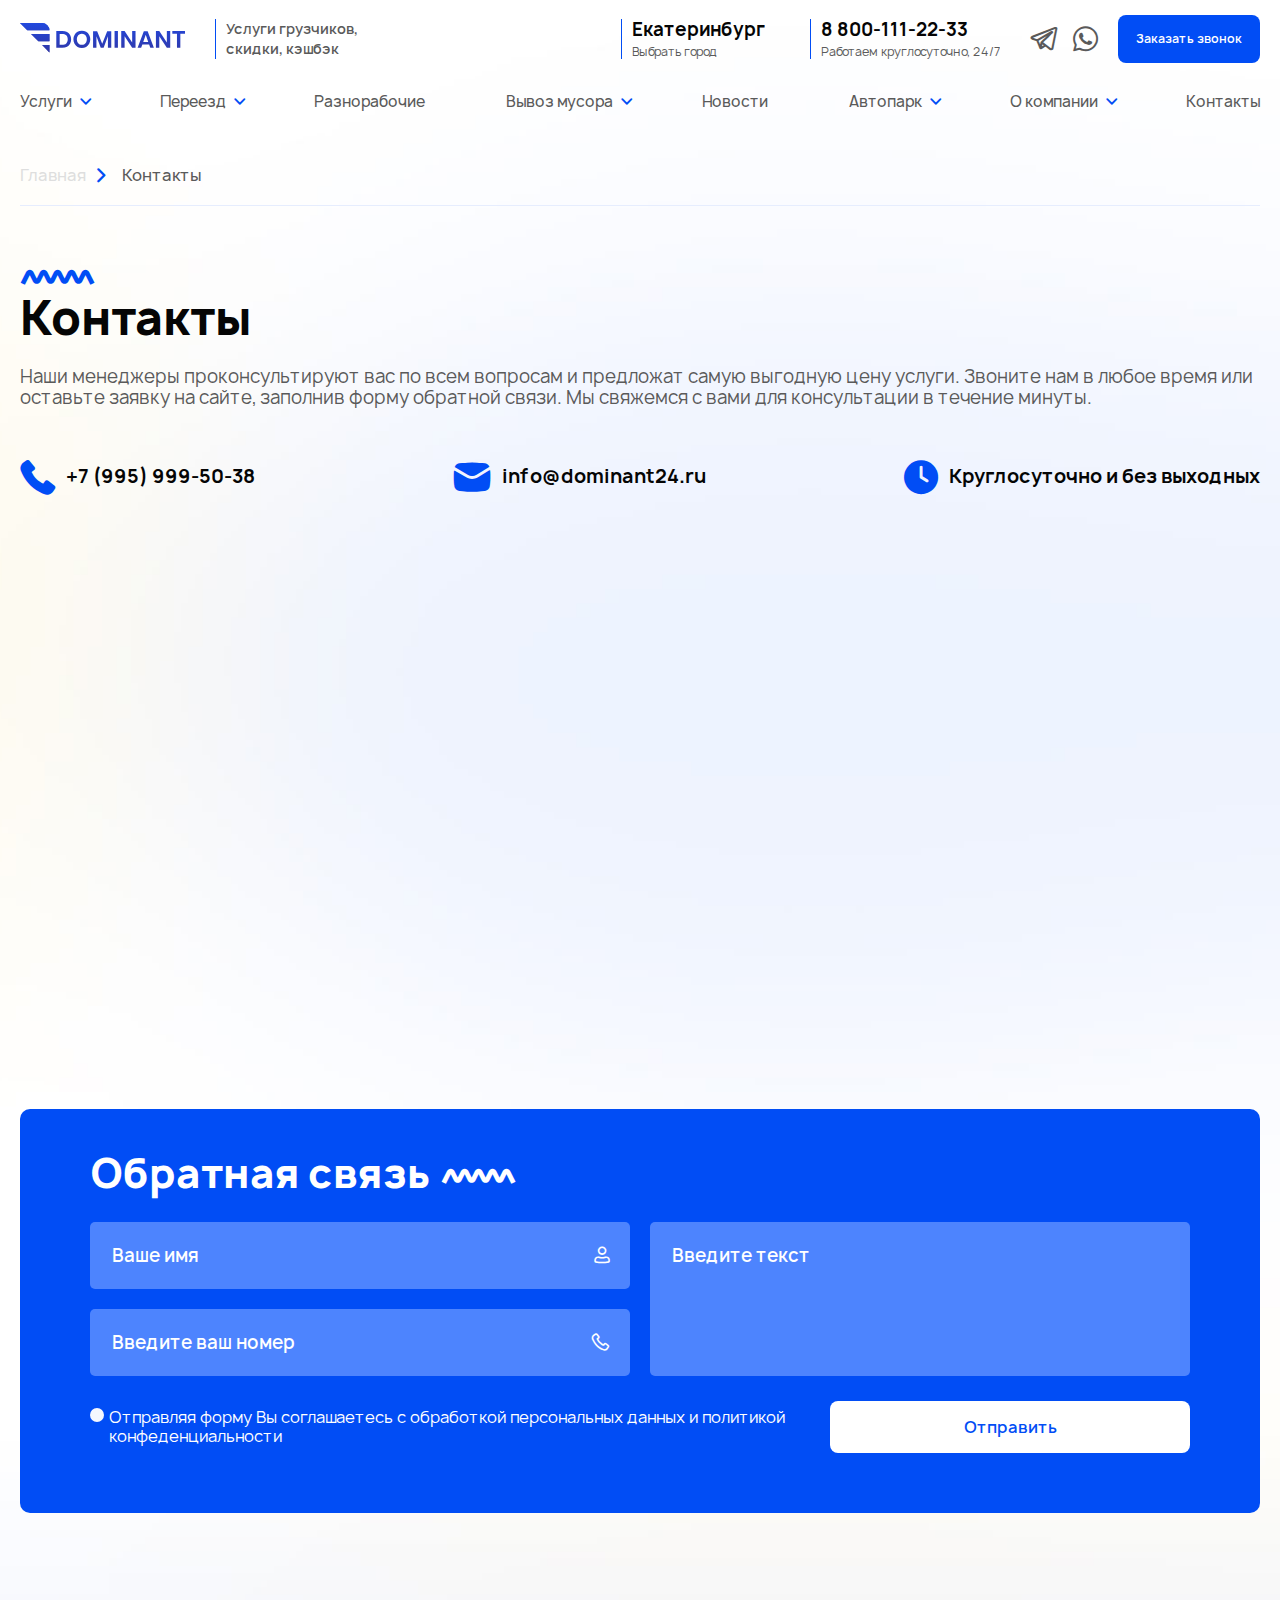
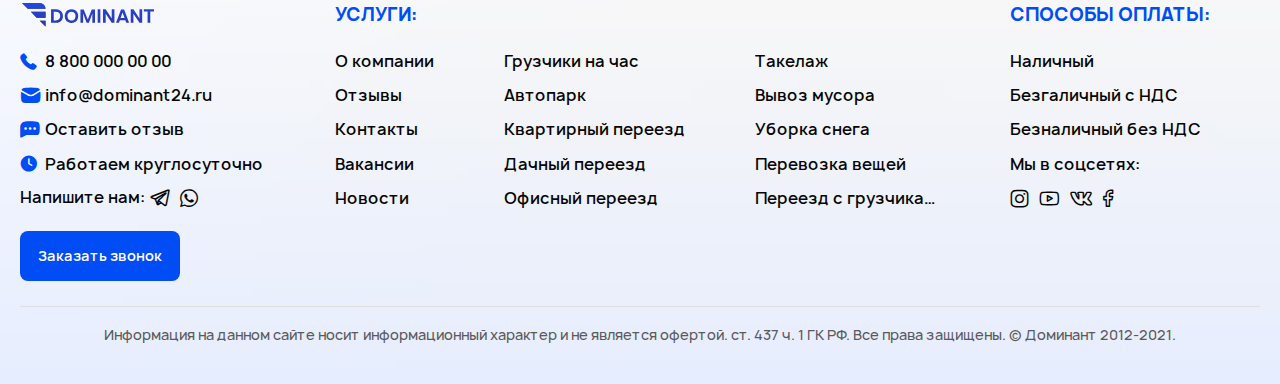
<file: contacts.html>
<!DOCTYPE html>
<html lang="ru">

<head>
	<meta charset="UTF-8">
	<meta http-equiv="X-UA-Compatible" content="IE=edge">
	<meta name="viewport" content="width=device-width, initial-scale=1.0">
	<title>Dominant | Контакты</title>
	<link rel="stylesheet" href="css/style.min.css">
</head>

<body>
	<div class="wrapper wrapper--contacts">
		<header class="header">
			<div class="header__top">
				<div class="container">
					<div class="header__top-inner">
						<div class="header__top-left">
							<div class="header__logo">
								<a class="header__logo-link" href="/dominant/">
									<img class="header__logo-img" src="img/logo.svg" alt="logo">
								</a>
							</div>

							<p class="header__description header__item">
								Услуги грузчиков, скидки, кэшбэк
							</p>
						</div>

						<div class="header__top-right">
							<a class="header__city header__item open-popup" href="#city-popup">
								<p class="header__city-value header__item-title">Екатеринбург</p>

								<p class="header__city-select header__item-text">Выбрать город</p>
							</a>

							<a class="header__phone header__item" href="tel:88001112233">
								<p class="header__phone-number header__item-title">8 800-111-22-33</p>

								<p class="header__phone-text header__item-text">
									Работаем круглосуточно, 24/7
								</p>
							</a>

							<div class="header__social-media">
								<a class="header__social-link icon-telegram" href="#"></a>
								<a class="header__social-link icon-whatsapp" href="#"></a>
							</div>

							<a class="header__button button open-popup" href="#feedback-popup">Заказать звонок</a>

							<button class="header__burger" type="button">
								<span class="header__burger-line"></span>
								<span class="header__burger-line"></span>
								<span class="header__burger-line"></span>
							</button>
						</div>
					</div>
				</div>
			</div>

			<div class="header__bottom">
				<div class="container">
					<div class="header__bottom-inner">
						<nav class="header__menu menu">
							<ul class="menu__list">
								<li class="menu__item menu-item-has-children dropdown">
									<a class="menu__link dropdown-btn" href="#">Услуги</a>

									<ul class="sub-menu">
										<li class="sub-menu__item">
											<a class="sub-menu__link" href="/dominant/services">Грузчики на час</a>
										</li>

										<li class="sub-menu__item">
											<a class="sub-menu__link" href="/dominant/services">Перевозка мебели с грузчиками</a>
										</li>

										<li class="sub-menu__item">
											<a class="sub-menu__link" href="/dominant/services">Подъем стройматериалов</a>
										</li>

										<li class="sub-menu__item">
											<a class="sub-menu__link" href="/dominant/services">Перевозка пианино</a>
										</li>

										<li class="sub-menu__item">
											<a class="sub-menu__link" href="/dominant/services">Уборка снега</a>
										</li>

										<li class="sub-menu__item">
											<a class="sub-menu__link" href="/dominant/services">Такелажные работы</a>
										</li>

										<li class="sub-menu__item">
											<a class="sub-menu__link" href="/dominant/services">Уборка снега</a>
										</li>
									</ul>
								</li>

								<li class="menu__item menu-item-has-children dropdown">
									<a class="menu__link dropdown-btn" href="#">Переезд</a>

									<ul class="sub-menu">
										<li class="sub-menu__item">
											<a class="sub-menu__link" href="/dominant/services">Квартирный переезд</a>
										</li>

										<li class="sub-menu__item">
											<a class="sub-menu__link" href="/dominant/services">Офисный переезд</a>
										</li>

										<li class="sub-menu__item">
											<a class="sub-menu__link" href="/dominant/services">Дачный переезд</a>
										</li>
									</ul>
								</li>

								<li class="menu__item">
									<a class="menu__link" href="/dominant/services">Разнорабочие</a>
								</li>

								<li class="menu__item menu-item-has-children dropdown">
									<a class="menu__link dropdown-btn" href="#">Вывоз мусора</a>

									<ul class="sub-menu">
										<li class="sub-menu__item">
											<a class="sub-menu__link" href="/dominant/services">Вывоз строительного мусора</a>
										</li>

										<li class="sub-menu__item">
											<a class="sub-menu__link" href="/dominant/services">Вывоз мусора из квартиры</a>
										</li>

										<li class="sub-menu__item">
											<a class="sub-menu__link" href="/dominant/services">Вывоз мусора на газели</a>
										</li>

										<li class="sub-menu__item">
											<a class="sub-menu__link" href="/dominant/services">Вывоз мусора на самосвале</a>
										</li>

										<li class="sub-menu__item">
											<a class="sub-menu__link" href="/dominant/services">Вывоз мусора с погрузкой</a>
										</li>

										<li class="sub-menu__item">
											<a class="sub-menu__link" href="/dominant/services">Вывоз снега</a>
										</li>
									</ul>
								</li>

								<li class="menu__item">
									<a class="menu__link" href="/dominant/all-news">Новости</a>
								</li>

								<li class="menu__item menu-item-has-children dropdown">
									<a class="menu__link dropdown-btn" href="#">Автопарк</a>

									<ul class="sub-menu">
										<li class="sub-menu__item">
											<a class="sub-menu__link" href="/dominant/autopark">Список автомобилей</a>
										</li>
									</ul>
								</li>

								<li class="menu__item menu-item-has-children dropdown">
									<a class="menu__link dropdown-btn" href="#">О компании</a>

									<ul class="sub-menu">
										<li class="sub-menu__item">
											<a class="sub-menu__link" href="#">Вакансии</a>
										</li>

										<li class="sub-menu__item">
											<a class="sub-menu__link" href="#">Политика конфеденциальности</a>
										</li>

										<li class="sub-menu__item">
											<a class="sub-menu__link" href="#">Пользовательское соглашение</a>
										</li>
									</ul>
								</li>

								<li class="menu__item">
									<a class="menu__link" href="/dominant/contacts">Контакты</a>
								</li>
							</ul>
						</nav>

						<nav class="header__mobile-menu mobile-menu">
							<div class="mobile-menu__city">
								<span class="mobile-menu__city-text">Ваш город:</span>

								<a class="mobile-menu__city-value open-popup" href="#city-popup">Екатеринбург</a>
							</div>

							<ul class="mobile-menu__list">
								<li class="mobile-menu__item menu-item-has-children slide-dropdown">
									<a class="mobile-menu__link icon-services slide-dropdown-btn" href="#">Услуги</a>

									<ul class="sub-menu slide-dropdown-content">
										<li class="sub-menu__item">
											<a class="sub-menu__link" href="#">Такелаж</a>
										</li>

										<li class="sub-menu__item">
											<a class="sub-menu__link" href="#">Вывоз мусора</a>
										</li>

										<li class="sub-menu__item">
											<a class="sub-menu__link" href="#">Уборка снега</a>
										</li>

										<li class="sub-menu__item">
											<a class="sub-menu__link" href="#">Перевозка вещей</a>
										</li>

										<li class="sub-menu__item">
											<a class="sub-menu__link" href="#">Переезд с грузчиками</a>
										</li>
									</ul>
								</li>

								<li class="mobile-menu__item menu-item-has-children slide-dropdown">
									<a class="mobile-menu__link icon-truck-simple slide-dropdown-btn" href="#">Автопарк</a>

									<ul class="sub-menu slide-dropdown-content">
										<li class="sub-menu__item">
											<a class="sub-menu__link" href="#">Такелаж</a>
										</li>

										<li class="sub-menu__item">
											<a class="sub-menu__link" href="#">Вывоз мусора</a>
										</li>

										<li class="sub-menu__item">
											<a class="sub-menu__link" href="#">Уборка снега</a>
										</li>

										<li class="sub-menu__item">
											<a class="sub-menu__link" href="#">Перевозка вещей</a>
										</li>

										<li class="sub-menu__item">
											<a class="sub-menu__link" href="#">Переезд с грузчиками</a>
										</li>
									</ul>
								</li>

								<li class="mobile-menu__item">
									<a class="mobile-menu__link icon-vest" href="#">Разнорабочие</a>
								</li>

								<li class="mobile-menu__item">
									<a class="mobile-menu__link icon-bucket" href="#">Уборка и клининг</a>
								</li>

								<li class="mobile-menu__item">
									<a class="mobile-menu__link icon-checklist" href="#">Вакансии</a>
								</li>

								<li class="mobile-menu__item menu-item-has-children slide-dropdown">
									<a class="mobile-menu__link icon-books slide-dropdown-btn" href="#">О компании</a>

									<ul class="sub-menu slide-dropdown-content">
										<li class="sub-menu__item">
											<a class="sub-menu__link" href="#">Такелаж</a>
										</li>

										<li class="sub-menu__item">
											<a class="sub-menu__link" href="#">Вывоз мусора</a>
										</li>

										<li class="sub-menu__item">
											<a class="sub-menu__link" href="#">Уборка снега</a>
										</li>

										<li class="sub-menu__item">
											<a class="sub-menu__link" href="#">Перевозка вещей</a>
										</li>

										<li class="sub-menu__item">
											<a class="sub-menu__link" href="#">Переезд с грузчиками</a>
										</li>
									</ul>
								</li>

								<li class="mobile-menu__item">
									<a class="mobile-menu__link icon-contacts" href="#">Контакты</a>
								</li>

								<li class="mobile-menu__item">
									<a class="mobile-menu__link icon-handset" href="tel:88003215678">8 800-321-56-78</a>
								</li>

								<li class="mobile-menu__item">
									<a class="mobile-menu__link icon-mail"
										href="mailto:info@dominant24.ru">info@dominant24.ru</a>
								</li>
							</ul>

							<div class="mobile-menu__social-links">
								<a class="mobile-menu__social-link icon-telegram" href="#"></a>

								<a class="mobile-menu__social-link icon-whatsapp" href="#"></a>
							</div>
						</nav>

						<div class="header__menu-blackout"></div>
					</div>
				</div>
			</div>
		</header>

		<main class="main">
			<div class="breadcrumbs">
				<div class="container">
					<ul class="breadcrumbs__list">
						<li class="breadcrumbs__item">
							<a class="breadcrumbs__link" href="/dominant/">Главная</a>
						</li>
			
						<li class="breadcrumbs__item">
							<a class="breadcrumbs__link" href="#">Контакты</a>
						</li>
					</ul>
				</div>
			</div>

			<section class="contacts">
				<div class="container">
					<h1 class="contacts__title title title--top-line">Контакты</h1>

					<p class="contacts__text">
						Наши менеджеры проконсультируют вас по всем вопросам и предложат самую выгодную цену услуги. Звоните нам в любое время или оставьте заявку на сайте, заполнив форму обратной связи. Мы свяжемся с вами для консультации в течение минуты.
					</p>

					<div class="contacts__items">
						<a class="contacts__item icon-handset-fill" href="tel:79991112233">+7 (995) 999-50-38</a>

						<a class="contacts__item icon-mail-fill" href="mailto:info@dominant24.ru">info@dominant24.ru</a>

						<p class="contacts__item icon-time-fill">Круглосуточно и без выходных</p>
					</div>
				</div>
			</section>

			<div class="map">
				<div class="container">
					<iframe src="https://yandex.ru/map-widget/v1/?um=constructor%3Ac6d2246dfa6bc55c277f1fe8ab45ea562f25958317d8971cf0224bfce0a6f763&amp;source=constructor" width="100%" height="490" frameborder="0"></iframe>
				</div>
			</div>

			<section class="feedback">
				<div class="container">
					<div class="feedback__inner">
						<h2 class="feedback__title">Обратная связь</h2>

						<form class="feedback__form" action="#">
							<div class="feedback__form-inputs">
								<div class="feedback__input-wrapper icon-user">
									<input class="feedback__input input input--on-accent" type="text" placeholder="Ваше имя" required>
								</div>

								<div class="feedback__input-wrapper icon-handset">
									<input class="feedback__input input input--on-accent" type="text" placeholder="Введите ваш номер" required>
								</div>

								<textarea class="feedback__textarea textarea textarea--on-accent" placeholder="Введите текст" required></textarea>
							</div>

							<div class="feedback__form-footer">
								<label class="feedback__checkbox-label">
									<input class="feedback__checkbox form-style" type="checkbox" required>

									<span class="feedback__checkbox-text">
										Отправляя форму Вы соглашаетесь с обработкой персональных данных и политикой конфеденциальности
									</span>
								</label>

								<button class="feedback__submit button button--on-accent">Отправить</button>
							</div>
						</form>
					</div>
				</div>
			</section>
		</main>

		<footer class="footer">
			<div class="container">
				<div class="footer__top">
					<div class="footer__main footer__column">
						<a class="footer__logo-link" href="#">
							<img class="footer__logo-img" src="img/logo.svg" alt="logo">
						</a>

						<ul class="footer__list">
							<li class="footer__list-item">
								<a class="footer__list-link footer__list-link--with-icon icon-handset-fill"
									href="tel:88000000000">8 800 000 00 00</a>
							</li>

							<li class="footer__list-item">
								<a class="footer__list-link footer__list-link--with-icon icon-mail-fill"
									href="mailto:info@dominant24.ru">info@dominant24.ru</a>
							</li>

							<li class="footer__list-item">
								<a class="footer__list-link footer__list-link--with-icon icon-chat-fill" href="#">Оставить
									отзыв</a>
							</li>

							<li class="footer__list-item">
								<p class="footer__list-text footer__list-text--with-icon icon-time-fill">Работаем круглосуточно
								</p>
							</li>

							<li class="footer__list-item footer__social">
								<span class="footer__social-text">Напишите нам:</span>

								<div class="footer__social-links">
									<a class="footer__social-link icon-telegram" href="#"></a>
									<a class="footer__social-link icon-whatsapp" href="#"></a>
								</div>
							</li>

							<li class="footer__list-item footer__social footer__social--mobile">
								<span class="footer__social-text">Мы в соцсетях:</span>

								<div class="footer__social-links">
									<a class="footer__social-link icon-instagram" href="#"></a>
									<a class="footer__social-link icon-youtube" href="#"></a>
									<a class="footer__social-link icon-vk" href="#"></a>
									<a class="footer__social-link icon-facebook" href="#"></a>
								</div>
							</li>
						</ul>

						<a class="footer__button button open-popup" href="#feedback-popup">Заказать звонок</a>

						<form class="footer__form" action="#">
							<input class="footer__input input" placeholder="Введите ваш номер" type="text" required>

							<button class="footer__form-button button" type="submit">Заказать звонок</button>

							<label class="footer__checkbox-label">
								<input class="footer__checkbox form-style" type="checkbox" required>

								<span class="footer__checkbox-text">
									Отправляя форму Вы соглашаетесь с обработкой персональных данных и политикой
									конфеденциальности
								</span>
							</label>
						</form>
					</div>

					<div class="footer__services footer__column">
						<h4 class="footer__column-title">Услуги:</h4>

						<div class="footer__services-inner">
							<ul class="footer__list">
								<li class="footer__list-item">
									<a class="footer__list-link" href="#">О компании</a>
								</li>

								<li class="footer__list-item">
									<a class="footer__list-link" href="#">Отзывы</a>
								</li>

								<li class="footer__list-item">
									<a class="footer__list-link" href="#">Контакты</a>
								</li>

								<li class="footer__list-item">
									<a class="footer__list-link" href="#">Вакансии</a>
								</li>

								<li class="footer__list-item">
									<a class="footer__list-link" href="#">Новости</a>
								</li>
							</ul>

							<ul class="footer__list">
								<li class="footer__list-item">
									<a class="footer__list-link" href="#">Грузчики на час</a>
								</li>

								<li class="footer__list-item">
									<a class="footer__list-link" href="#">Автопарк</a>
								</li>

								<li class="footer__list-item">
									<a class="footer__list-link" href="#">Квартирный переезд</a>
								</li>

								<li class="footer__list-item">
									<a class="footer__list-link" href="#">Дачный переезд</a>
								</li>

								<li class="footer__list-item">
									<a class="footer__list-link" href="#">Офисный переезд</a>
								</li>
							</ul>

							<ul class="footer__list">
								<li class="footer__list-item">
									<a class="footer__list-link" href="#">Такелаж</a>
								</li>

								<li class="footer__list-item">
									<a class="footer__list-link" href="#">Вывоз мусора</a>
								</li>

								<li class="footer__list-item">
									<a class="footer__list-link" href="#">Уборка снега</a>
								</li>

								<li class="footer__list-item">
									<a class="footer__list-link" href="#">Перевозка вещей</a>
								</li>

								<li class="footer__list-item">
									<a class="footer__list-link" href="#">Переезд с грузчиками</a>
								</li>
							</ul>
						</div>
					</div>

					<div class="footer__payments footer__column">
						<h4 class="footer__column-title">Способы оплаты:</h4>

						<ul class="footer__list">
							<li class="footer__list-item">
								<a class="footer__list-link" href="#">Наличный</a>
							</li>

							<li class="footer__list-item">
								<a class="footer__list-link" href="#">Безгаличный с НДС</a>
							</li>

							<li class="footer__list-item">
								<a class="footer__list-link" href="#">Безналичный без НДС</a>
							</li>

							<li class="footer__list-item footer__social footer__social--two-lines">
								<span class="footer__social-text">Мы в соцсетях:</span>

								<div class="footer__social-links">
									<a class="footer__social-link icon-instagram" href="#"></a>
									<a class="footer__social-link icon-youtube" href="#"></a>
									<a class="footer__social-link icon-vk" href="#"></a>
									<a class="footer__social-link icon-facebook" href="#"></a>
								</div>
							</li>
						</ul>
					</div>
				</div>

				<p class="footer__bottom">
					Информация на данном сайте носит информационный характер и не является офертой. ст. 437 ч. 1 ГК РФ. Все
					права защищены. © Доминант 2012-2021.
				</p>
			</div>
		</footer>
	</div>

	<div class="city-popup mfp-hide" id="city-popup">
		<a class="city-popup__close-btn icon-cross-fill close-popup" href="#"></a>

		<p class="city-popup__title">Выбор города</p>

		<form class="city-popup__form" action="#">
			<div class="city-popup__search-wrapper">
				<input class="city-popup__search input input--light" type="text" placeholder="или введите название города">
				<button class="city-popup__search-button icon-search" type="submit"></button>
			</div>
		</form>

		<ul class="city-popup__list">
			<li class="city-popup__list-item">
				<a class="city-popup__list-link" href="#">Асбест</a>
			</li>

			<li class="city-popup__list-item">
				<a class="city-popup__list-link" href="#">Миасс</a>
			</li>

			<li class="city-popup__list-item">
				<a class="city-popup__list-link" href="#">Ноябрьск</a>
			</li>

			<li class="city-popup__list-item">
				<a class="city-popup__list-link" href="#">Сургут</a>
			</li>

			<li class="city-popup__list-item">
				<a class="city-popup__list-link" href="#">Нефтеюганск</a>
			</li>

			<li class="city-popup__list-item">
				<a class="city-popup__list-link" href="#">Озёрск</a>
			</li>

			<li class="city-popup__list-item">
				<a class="city-popup__list-link" href="#">Златоуст</a>
			</li>

			<li class="city-popup__list-item">
				<a class="city-popup__list-link" href="#">Нижневартовск</a>
			</li>

			<li class="city-popup__list-item">
				<a class="city-popup__list-link" href="#">Первоуральск</a>
			</li>

			<li class="city-popup__list-item">
				<a class="city-popup__list-link" href="#">Каменск-Уральский</a>
			</li>

			<li class="city-popup__list-item">
				<a class="city-popup__list-link" href="#">Нижний Тагил</a>
			</li>

			<li class="city-popup__list-item">
				<a class="city-popup__list-link" href="#">Пермь</a>
			</li>

			<li class="city-popup__list-item">
				<a class="city-popup__list-link" href="#">Копейск</a>
			</li>

			<li class="city-popup__list-item">
				<a class="city-popup__list-link" href="#">Новоуральск</a>
			</li>

			<li class="city-popup__list-item">
				<a class="city-popup__list-link" href="#">Серов</a>
			</li>

			<li class="city-popup__list-item">
				<a class="city-popup__list-link" href="#">Курган</a>
			</li>

			<li class="city-popup__list-item">
				<a class="city-popup__list-link" href="#">Новый Уренгой</a>
			</li>
		</ul>
	</div>

	<div class="feedback-popup mfp-hide" id="feedback-popup">
		<a class="feedback-popup__close-btn icon-cross-fill close-popup" href="#"></a>

		<p class="feedback-popup__title">Обратная связь</p>

		<p class="feedback-popup__text">
			Наш менеджер перезвонит в течении минуты и проконсультирует по всем вопросам
		</p>

		<form class="feedback-popup__form" action="#">
			<div class="feedback-popup__input-wrapper icon-handset">
				<input class="feedback-popup__input input input--light" type="text" placeholder="Введите ваш номер"
					required>
			</div>

			<a class="feedback-popup__button button open-popup" type="submit" href="#success-popup">Оставить заявку</a>

			<label class="feedback-popup__checkbox-label">
				<input class="feedback-popup__checkbox form-style" type="checkbox" required>

				<span class="feedback-popup__checkbox-text">
					Отправляя форму Вы соглашаетесь с обработкой персональных данных и политикой конфеденциальности
				</span>
			</label>
		</form>
	</div>

	<div class="success-popup mfp-hide" id="success-popup">
		<a class="success-popup__close-btn icon-cross-fill close-popup" href="#"></a>

		<p class="success-popup__title">Ваша заявка успешно отправлена</p>

		<p class="success-popup__text">
			Ожидайте звонка в течении минуты
			Менеджер произведет Вам рассчет стоимости и оформит заявку
		</p>

		<a class="success-popup__button button" href="#">На главную</a>
	</div>

	<div class="review-popup mfp-hide" id="review-popup">
		<a class="review-popup__close-btn icon-cross-fill" href="#"></a>

		<p class="review-popup__title">Оставьте свой честный отзыв о нашей компании</p>

		<form class="review-popup__form" action="#">
			<div class="review-popup__form-top">
				<div class="review-popup__input-wrapper icon-user">
					<input class="review-popup__input input input--light" type="text" placeholder="Ваше имя" required>
				</div>

				<div class="review-popup__input-wrapper icon-handset">
					<input class="review-popup__input input input--light" type="text" placeholder="+7 9хх ххх хх хх"
						required>
				</div>
			</div>

			<textarea class="review-popup__textarea textarea" placeholder="Введите текст отзыва" required></textarea>

			<div class="review-popup__form-footer">
				<label class="review-popup__checkbox-label">
					<input class="review-popup__checkbox form-style" type="checkbox" required>

					<span class="review-popup__checkbox-text">
						Отправляя форму Вы соглашаетесь с обработкой персональных данных и политикой конфеденциальности
					</span>
				</label>

				<button class="review-popup__button button" type="submit">Отправить отзыв</button>
			</div>
		</form>
	</div>

	<script src="js/main.min.js"></script>
</body>

</html>
</file>
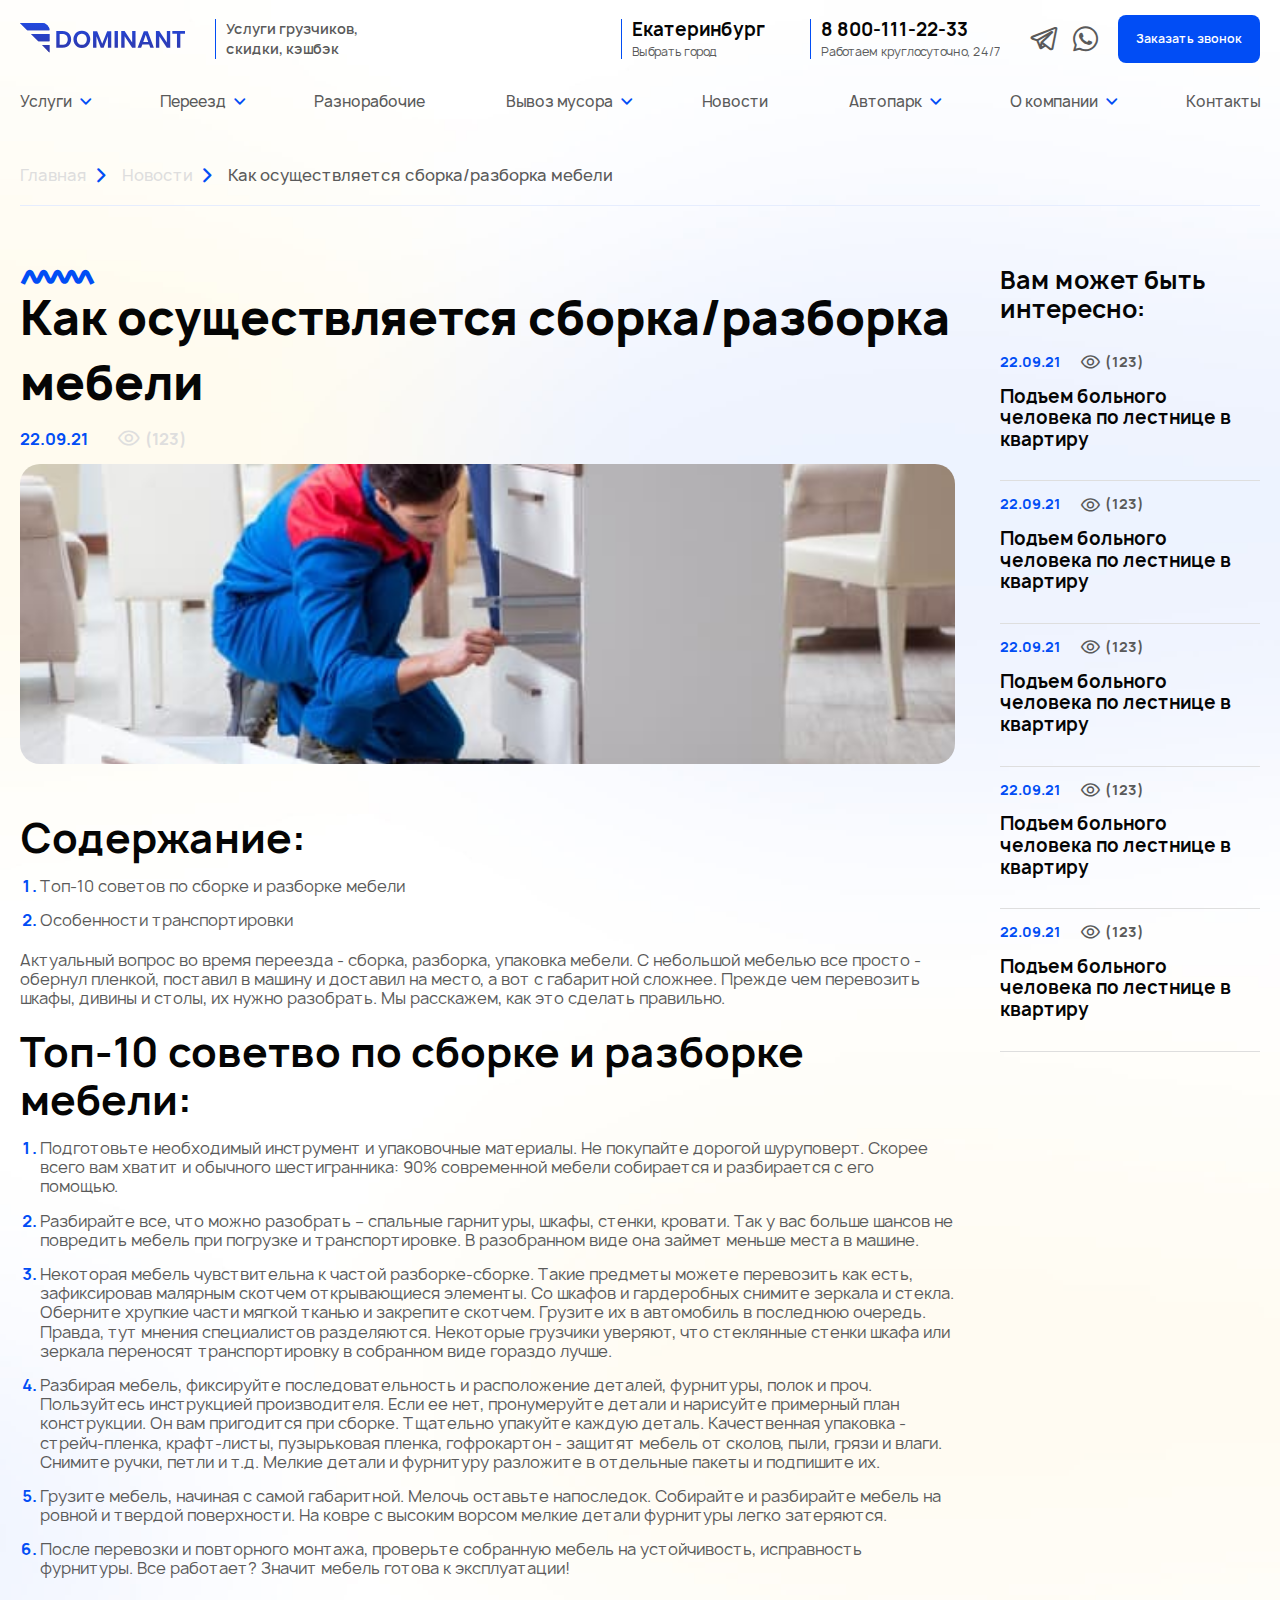
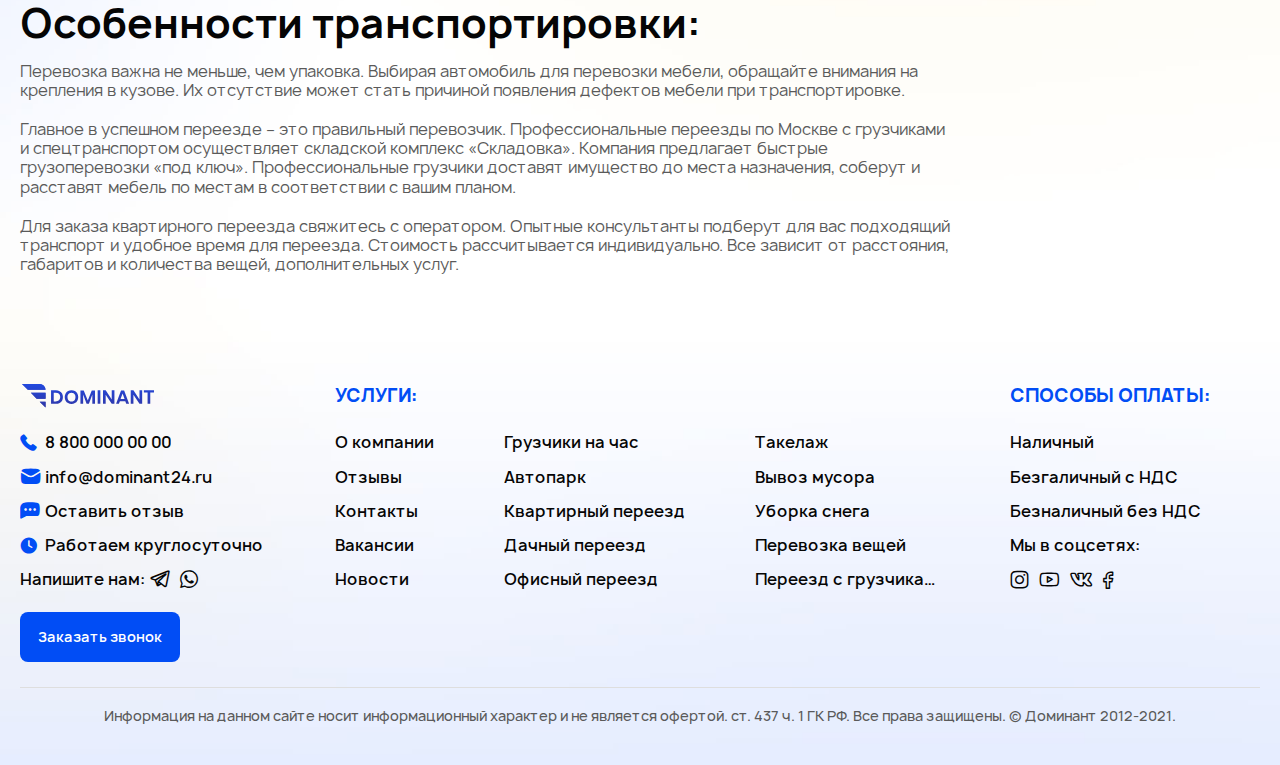
<file: post.html>
<!DOCTYPE html>
<html lang="ru">

<head>
	<meta charset="UTF-8">
	<meta http-equiv="X-UA-Compatible" content="IE=edge">
	<meta name="viewport" content="width=device-width, initial-scale=1.0">
	<title>Dominant | Cборка/разборка мебели</title>
	<link rel="stylesheet" href="css/style.min.css">
</head>

<body>
	<div class="wrapper wrapper--post">
		<header class="header">
			<div class="header__top">
				<div class="container">
					<div class="header__top-inner">
						<div class="header__top-left">
							<div class="header__logo">
								<a class="header__logo-link" href="/dominant/">
									<img class="header__logo-img" src="img/logo.svg" alt="logo">
								</a>
							</div>

							<p class="header__description header__item">
								Услуги грузчиков, скидки, кэшбэк
							</p>
						</div>

						<div class="header__top-right">
							<a class="header__city header__item open-popup" href="#city-popup">
								<p class="header__city-value header__item-title">Екатеринбург</p>

								<p class="header__city-select header__item-text">Выбрать город</p>
							</a>

							<a class="header__phone header__item" href="tel:88001112233">
								<p class="header__phone-number header__item-title">8 800-111-22-33</p>

								<p class="header__phone-text header__item-text">
									Работаем круглосуточно, 24/7
								</p>
							</a>

							<div class="header__social-media">
								<a class="header__social-link icon-telegram" href="#"></a>
								<a class="header__social-link icon-whatsapp" href="#"></a>
							</div>

							<a class="header__button button open-popup" href="#feedback-popup">Заказать звонок</a>

							<button class="header__burger" type="button">
								<span class="header__burger-line"></span>
								<span class="header__burger-line"></span>
								<span class="header__burger-line"></span>
							</button>
						</div>
					</div>
				</div>
			</div>

			<div class="header__bottom">
				<div class="container">
					<div class="header__bottom-inner">
						<nav class="header__menu menu">
							<ul class="menu__list">
								<li class="menu__item menu-item-has-children dropdown">
									<a class="menu__link dropdown-btn" href="#">Услуги</a>

									<ul class="sub-menu">
										<li class="sub-menu__item">
											<a class="sub-menu__link" href="/dominant/services">Грузчики на час</a>
										</li>

										<li class="sub-menu__item">
											<a class="sub-menu__link" href="/dominant/services">Перевозка мебели с грузчиками</a>
										</li>

										<li class="sub-menu__item">
											<a class="sub-menu__link" href="/dominant/services">Подъем стройматериалов</a>
										</li>

										<li class="sub-menu__item">
											<a class="sub-menu__link" href="/dominant/services">Перевозка пианино</a>
										</li>

										<li class="sub-menu__item">
											<a class="sub-menu__link" href="/dominant/services">Уборка снега</a>
										</li>

										<li class="sub-menu__item">
											<a class="sub-menu__link" href="/dominant/services">Такелажные работы</a>
										</li>

										<li class="sub-menu__item">
											<a class="sub-menu__link" href="/dominant/services">Уборка снега</a>
										</li>
									</ul>
								</li>

								<li class="menu__item menu-item-has-children dropdown">
									<a class="menu__link dropdown-btn" href="#">Переезд</a>

									<ul class="sub-menu">
										<li class="sub-menu__item">
											<a class="sub-menu__link" href="/dominant/services">Квартирный переезд</a>
										</li>

										<li class="sub-menu__item">
											<a class="sub-menu__link" href="/dominant/services">Офисный переезд</a>
										</li>

										<li class="sub-menu__item">
											<a class="sub-menu__link" href="/dominant/services">Дачный переезд</a>
										</li>
									</ul>
								</li>

								<li class="menu__item">
									<a class="menu__link" href="/dominant/services">Разнорабочие</a>
								</li>

								<li class="menu__item menu-item-has-children dropdown">
									<a class="menu__link dropdown-btn" href="#">Вывоз мусора</a>

									<ul class="sub-menu">
										<li class="sub-menu__item">
											<a class="sub-menu__link" href="/dominant/services">Вывоз строительного мусора</a>
										</li>

										<li class="sub-menu__item">
											<a class="sub-menu__link" href="/dominant/services">Вывоз мусора из квартиры</a>
										</li>

										<li class="sub-menu__item">
											<a class="sub-menu__link" href="/dominant/services">Вывоз мусора на газели</a>
										</li>

										<li class="sub-menu__item">
											<a class="sub-menu__link" href="/dominant/services">Вывоз мусора на самосвале</a>
										</li>

										<li class="sub-menu__item">
											<a class="sub-menu__link" href="/dominant/services">Вывоз мусора с погрузкой</a>
										</li>

										<li class="sub-menu__item">
											<a class="sub-menu__link" href="/dominant/services">Вывоз снега</a>
										</li>
									</ul>
								</li>

								<li class="menu__item">
									<a class="menu__link" href="/dominant/all-news">Новости</a>
								</li>

								<li class="menu__item menu-item-has-children dropdown">
									<a class="menu__link dropdown-btn" href="#">Автопарк</a>

									<ul class="sub-menu">
										<li class="sub-menu__item">
											<a class="sub-menu__link" href="/dominant/autopark">Список автомобилей</a>
										</li>
									</ul>
								</li>

								<li class="menu__item menu-item-has-children dropdown">
									<a class="menu__link dropdown-btn" href="#">О компании</a>

									<ul class="sub-menu">
										<li class="sub-menu__item">
											<a class="sub-menu__link" href="#">Вакансии</a>
										</li>

										<li class="sub-menu__item">
											<a class="sub-menu__link" href="#">Политика конфеденциальности</a>
										</li>

										<li class="sub-menu__item">
											<a class="sub-menu__link" href="#">Пользовательское соглашение</a>
										</li>
									</ul>
								</li>

								<li class="menu__item">
									<a class="menu__link" href="/dominant/contacts">Контакты</a>
								</li>
							</ul>
						</nav>

						<nav class="header__mobile-menu mobile-menu">
							<div class="mobile-menu__city">
								<span class="mobile-menu__city-text">Ваш город:</span>

								<a class="mobile-menu__city-value open-popup" href="#city-popup">Екатеринбург</a>
							</div>

							<ul class="mobile-menu__list">
								<li class="mobile-menu__item menu-item-has-children slide-dropdown">
									<a class="mobile-menu__link icon-services slide-dropdown-btn" href="#">Услуги</a>

									<ul class="sub-menu slide-dropdown-content">
										<li class="sub-menu__item">
											<a class="sub-menu__link" href="#">Такелаж</a>
										</li>

										<li class="sub-menu__item">
											<a class="sub-menu__link" href="#">Вывоз мусора</a>
										</li>

										<li class="sub-menu__item">
											<a class="sub-menu__link" href="#">Уборка снега</a>
										</li>

										<li class="sub-menu__item">
											<a class="sub-menu__link" href="#">Перевозка вещей</a>
										</li>

										<li class="sub-menu__item">
											<a class="sub-menu__link" href="#">Переезд с грузчиками</a>
										</li>
									</ul>
								</li>

								<li class="mobile-menu__item menu-item-has-children slide-dropdown">
									<a class="mobile-menu__link icon-truck-simple slide-dropdown-btn" href="#">Автопарк</a>

									<ul class="sub-menu slide-dropdown-content">
										<li class="sub-menu__item">
											<a class="sub-menu__link" href="#">Такелаж</a>
										</li>

										<li class="sub-menu__item">
											<a class="sub-menu__link" href="#">Вывоз мусора</a>
										</li>

										<li class="sub-menu__item">
											<a class="sub-menu__link" href="#">Уборка снега</a>
										</li>

										<li class="sub-menu__item">
											<a class="sub-menu__link" href="#">Перевозка вещей</a>
										</li>

										<li class="sub-menu__item">
											<a class="sub-menu__link" href="#">Переезд с грузчиками</a>
										</li>
									</ul>
								</li>

								<li class="mobile-menu__item">
									<a class="mobile-menu__link icon-vest" href="#">Разнорабочие</a>
								</li>

								<li class="mobile-menu__item">
									<a class="mobile-menu__link icon-bucket" href="#">Уборка и клининг</a>
								</li>

								<li class="mobile-menu__item">
									<a class="mobile-menu__link icon-checklist" href="#">Вакансии</a>
								</li>

								<li class="mobile-menu__item menu-item-has-children slide-dropdown">
									<a class="mobile-menu__link icon-books slide-dropdown-btn" href="#">О компании</a>

									<ul class="sub-menu slide-dropdown-content">
										<li class="sub-menu__item">
											<a class="sub-menu__link" href="#">Такелаж</a>
										</li>

										<li class="sub-menu__item">
											<a class="sub-menu__link" href="#">Вывоз мусора</a>
										</li>

										<li class="sub-menu__item">
											<a class="sub-menu__link" href="#">Уборка снега</a>
										</li>

										<li class="sub-menu__item">
											<a class="sub-menu__link" href="#">Перевозка вещей</a>
										</li>

										<li class="sub-menu__item">
											<a class="sub-menu__link" href="#">Переезд с грузчиками</a>
										</li>
									</ul>
								</li>

								<li class="mobile-menu__item">
									<a class="mobile-menu__link icon-contacts" href="/dominant/contacts">Контакты</a>
								</li>

								<li class="mobile-menu__item">
									<a class="mobile-menu__link icon-handset" href="tel:88003215678">8 800-321-56-78</a>
								</li>

								<li class="mobile-menu__item">
									<a class="mobile-menu__link icon-mail"
										href="mailto:info@dominant24.ru">info@dominant24.ru</a>
								</li>
							</ul>

							<div class="mobile-menu__social-links">
								<a class="mobile-menu__social-link icon-telegram" href="#"></a>

								<a class="mobile-menu__social-link icon-whatsapp" href="#"></a>
							</div>
						</nav>

						<div class="header__menu-blackout"></div>
					</div>
				</div>
			</div>
		</header>

		<main class="main">
			<div class="breadcrumbs">
				<div class="container">
					<ul class="breadcrumbs__list">
						<li class="breadcrumbs__item">
							<a class="breadcrumbs__link" href="/dominant/">Главная</a>
						</li>
			
						<li class="breadcrumbs__item">
							<a class="breadcrumbs__link" href="/dominant/all-news">Новости</a>
						</li>

						<li class="breadcrumbs__item">
							<a class="breadcrumbs__link" href="#">Как осуществляется сборка/разборка мебели</a>
						</li>
					</ul>
				</div>
			</div>

			<section class="post">
				<div class="container">
					<div class="post__inner">
						<div class="post__content">
							<div class="post__head">
								<h1 class="post__title title title--top-line">Как осуществляется сборка/разборка мебели</h1>
		
								<div class="post__meta">
									<p class="post__date">22.09.21</p>
		
									<p class="post__views icon-eye">(123)</p>
								</div>
		
								<img class="post__main-img" src="img/post/1.jpg" alt="image">
							</div>

							<div class="post__body">
								<h2>Содержание:</h2>

								<ol>
									<li>Топ-10 советов по сборке и разборке мебели</li>
									<li>Особенности транспортировки</li>
								</ol>

								<p>
									Актуальный вопрос во время переезда - сборка, разборка, упаковка мебели. С небольшой мебелью все просто - обернул пленкой, поставил в машину и доставил на место,
									а вот с габаритной сложнее. Прежде чем перевозить шкафы, дивины и столы, их нужно разобрать. Мы расскажем, как это сделать правильно.
								</p>

								<h2>Топ-10 советво по сборке и разборке мебели:</h2>

								<ol>
									<li>
										Подготовьте необходимый инструмент и упаковочные материалы. Не покупайте дорогой шуруповерт. Скорее всего вам хватит и обычного шестигранника: 90% современной мебели собирается и разбирается с его помощью.
									</li>

									<li>
										Разбирайте все, что можно разобрать – спальные гарнитуры, шкафы, стенки, кровати. Так у вас больше шансов не повредить мебель при погрузке и транспортировке. В разобранном виде она займет меньше места в машине.
									</li>

									<li>
										Некоторая мебель чувствительна к частой разборке-сборке. Такие предметы можете перевозить как есть, зафиксировав малярным скотчем открывающиеся элементы.
										Со шкафов и гардеробных снимите зеркала и стекла. Оберните хрупкие части мягкой тканью и закрепите скотчем. Грузите их в автомобиль в последнюю очередь. Правда, тут мнения специалистов разделяются. Некоторые грузчики уверяют, что стеклянные стенки шкафа или зеркала переносят транспортировку в собранном виде гораздо лучше.
									</li>

									<li>
										Разбирая мебель, фиксируйте последовательность и расположение деталей, фурнитуры, полок и проч. Пользуйтесь инструкцией производителя. Если ее нет, пронумеруйте детали и нарисуйте примерный план конструкции. Он вам пригодится при сборке.
										Тщательно упакуйте каждую деталь. Качественная упаковка - стрейч-пленка, крафт-листы, пузырьковая пленка, гофрокартон - защитят мебель от сколов, пыли, грязи и влаги.
										Снимите ручки, петли и т.д. Мелкие детали и фурнитуру разложите в отдельные пакеты и подпишите их.
									</li>

									<li>
										Грузите мебель, начиная с самой габаритной. Мелочь оставьте напоследок.
										Собирайте и разбирайте мебель на ровной и твердой поверхности. На ковре с высоким ворсом мелкие детали фурнитуры легко затеряются.
									</li>

									<li>
										После перевозки и повторного монтажа, проверьте собранную мебель на устойчивость, исправность фурнитуры. Все работает? Значит мебель готова к эксплуатации!
									</li>
								</ol>

								<h2>Особенности транспортировки:</h2>

								<p>
									Перевозка важна не меньше, чем упаковка. Выбирая автомобиль для перевозки мебели, обращайте внимания на крепления в кузове. Их отсутствие может стать причиной появления дефектов мебели при транспортировке.
								</p>

								<p>
									Главное в успешном переезде – это правильный перевозчик. Профессиональные переезды по Москве с грузчиками и спецтранспортом осуществляет складской комплекс «Складовка». Компания предлагает быстрые грузоперевозки «под ключ». Профессиональные грузчики доставят имущество до места назначения, соберут и расставят мебель по местам в соответствии с вашим планом.
								</p>

								<p>
									Для заказа квартирного переезда свяжитесь с оператором. Опытные консультанты подберут для вас подходящий транспорт и удобное время для переезда. Стоимость рассчитывается индивидуально. Все зависит от расстояния, габаритов и количества вещей, дополнительных услуг.
								</p>
							</div>
						</div>
	
						<aside class="post__sidebar sidebar">
							<h4 class="sidebar__title">Вам может быть интересно:</h4>
				
							<article class="sidebar__item">
								<div class="sidebar__item-meta">
									<p class="sidebar__item-date">22.09.21</p>
				
									<p class="sidebar__item-views icon-eye">(123)</p>
								</div>
				
								<h5 class="sidebar__item-title">
									<a href="#">Подъем больного человека по лестнице в квартиру</a>
								</h5>
							</article>
				
							<article class="sidebar__item">
								<div class="sidebar__item-meta">
									<p class="sidebar__item-date">22.09.21</p>
				
									<p class="sidebar__item-views icon-eye">(123)</p>
								</div>
				
								<h5 class="sidebar__item-title">
									<a href="#">Подъем больного человека по лестнице в квартиру</a>
								</h5>
							</article>
				
							<article class="sidebar__item">
								<div class="sidebar__item-meta">
									<p class="sidebar__item-date">22.09.21</p>
				
									<p class="sidebar__item-views icon-eye">(123)</p>
								</div>
				
								<h5 class="sidebar__item-title">
									<a href="#">Подъем больного человека по лестнице в квартиру</a>
								</h5>
							</article>
				
							<article class="sidebar__item">
								<div class="sidebar__item-meta">
									<p class="sidebar__item-date">22.09.21</p>
				
									<p class="sidebar__item-views icon-eye">(123)</p>
								</div>
				
								<h5 class="sidebar__item-title">
									<a href="#">Подъем больного человека по лестнице в квартиру</a>
								</h5>
							</article>
				
							<article class="sidebar__item">
								<div class="sidebar__item-meta">
									<p class="sidebar__item-date">22.09.21</p>
				
									<p class="sidebar__item-views icon-eye">(123)</p>
								</div>
				
								<h5 class="sidebar__item-title">
									<a href="#">Подъем больного человека по лестнице в квартиру</a>
								</h5>
							</article>
						</aside>
					</div>
				</div>
			</section>
		</main>

		<footer class="footer">
			<div class="container">
				<div class="footer__top">
					<div class="footer__main footer__column">
						<a class="footer__logo-link" href="#">
							<img class="footer__logo-img" src="img/logo.svg" alt="logo">
						</a>

						<ul class="footer__list">
							<li class="footer__list-item">
								<a class="footer__list-link footer__list-link--with-icon icon-handset-fill"
									href="tel:88000000000">8 800 000 00 00</a>
							</li>

							<li class="footer__list-item">
								<a class="footer__list-link footer__list-link--with-icon icon-mail-fill"
									href="mailto:info@dominant24.ru">info@dominant24.ru</a>
							</li>

							<li class="footer__list-item">
								<a class="footer__list-link footer__list-link--with-icon icon-chat-fill" href="#">Оставить
									отзыв</a>
							</li>

							<li class="footer__list-item">
								<p class="footer__list-text footer__list-text--with-icon icon-time-fill">Работаем круглосуточно
								</p>
							</li>

							<li class="footer__list-item footer__social">
								<span class="footer__social-text">Напишите нам:</span>

								<div class="footer__social-links">
									<a class="footer__social-link icon-telegram" href="#"></a>
									<a class="footer__social-link icon-whatsapp" href="#"></a>
								</div>
							</li>

							<li class="footer__list-item footer__social footer__social--mobile">
								<span class="footer__social-text">Мы в соцсетях:</span>

								<div class="footer__social-links">
									<a class="footer__social-link icon-instagram" href="#"></a>
									<a class="footer__social-link icon-youtube" href="#"></a>
									<a class="footer__social-link icon-vk" href="#"></a>
									<a class="footer__social-link icon-facebook" href="#"></a>
								</div>
							</li>
						</ul>

						<a class="footer__button button open-popup" href="#feedback-popup">Заказать звонок</a>

						<form class="footer__form" action="#">
							<input class="footer__input input" placeholder="Введите ваш номер" type="text" required>

							<button class="footer__form-button button" type="submit">Заказать звонок</button>

							<label class="footer__checkbox-label">
								<input class="footer__checkbox form-style" type="checkbox" required>

								<span class="footer__checkbox-text">
									Отправляя форму Вы соглашаетесь с обработкой персональных данных и политикой
									конфеденциальности
								</span>
							</label>
						</form>
					</div>

					<div class="footer__services footer__column">
						<h4 class="footer__column-title">Услуги:</h4>

						<div class="footer__services-inner">
							<ul class="footer__list">
								<li class="footer__list-item">
									<a class="footer__list-link" href="#">О компании</a>
								</li>

								<li class="footer__list-item">
									<a class="footer__list-link" href="#">Отзывы</a>
								</li>

								<li class="footer__list-item">
									<a class="footer__list-link" href="#">Контакты</a>
								</li>

								<li class="footer__list-item">
									<a class="footer__list-link" href="#">Вакансии</a>
								</li>

								<li class="footer__list-item">
									<a class="footer__list-link" href="#">Новости</a>
								</li>
							</ul>

							<ul class="footer__list">
								<li class="footer__list-item">
									<a class="footer__list-link" href="#">Грузчики на час</a>
								</li>

								<li class="footer__list-item">
									<a class="footer__list-link" href="#">Автопарк</a>
								</li>

								<li class="footer__list-item">
									<a class="footer__list-link" href="#">Квартирный переезд</a>
								</li>

								<li class="footer__list-item">
									<a class="footer__list-link" href="#">Дачный переезд</a>
								</li>

								<li class="footer__list-item">
									<a class="footer__list-link" href="#">Офисный переезд</a>
								</li>
							</ul>

							<ul class="footer__list">
								<li class="footer__list-item">
									<a class="footer__list-link" href="#">Такелаж</a>
								</li>

								<li class="footer__list-item">
									<a class="footer__list-link" href="#">Вывоз мусора</a>
								</li>

								<li class="footer__list-item">
									<a class="footer__list-link" href="#">Уборка снега</a>
								</li>

								<li class="footer__list-item">
									<a class="footer__list-link" href="#">Перевозка вещей</a>
								</li>

								<li class="footer__list-item">
									<a class="footer__list-link" href="#">Переезд с грузчиками</a>
								</li>
							</ul>
						</div>
					</div>

					<div class="footer__payments footer__column">
						<h4 class="footer__column-title">Способы оплаты:</h4>

						<ul class="footer__list">
							<li class="footer__list-item">
								<a class="footer__list-link" href="#">Наличный</a>
							</li>

							<li class="footer__list-item">
								<a class="footer__list-link" href="#">Безгаличный с НДС</a>
							</li>

							<li class="footer__list-item">
								<a class="footer__list-link" href="#">Безналичный без НДС</a>
							</li>

							<li class="footer__list-item footer__social footer__social--two-lines">
								<span class="footer__social-text">Мы в соцсетях:</span>

								<div class="footer__social-links">
									<a class="footer__social-link icon-instagram" href="#"></a>
									<a class="footer__social-link icon-youtube" href="#"></a>
									<a class="footer__social-link icon-vk" href="#"></a>
									<a class="footer__social-link icon-facebook" href="#"></a>
								</div>
							</li>
						</ul>
					</div>
				</div>

				<p class="footer__bottom">
					Информация на данном сайте носит информационный характер и не является офертой. ст. 437 ч. 1 ГК РФ. Все
					права защищены. © Доминант 2012-2021.
				</p>
			</div>
		</footer>
	</div>

	<div class="city-popup mfp-hide" id="city-popup">
		<a class="city-popup__close-btn icon-cross-fill close-popup" href="#"></a>

		<p class="city-popup__title">Выбор города</p>

		<form class="city-popup__form" action="#">
			<div class="city-popup__search-wrapper">
				<input class="city-popup__search input input--light" type="text" placeholder="или введите название города">
				<button class="city-popup__search-button icon-search" type="submit"></button>
			</div>
		</form>

		<ul class="city-popup__list">
			<li class="city-popup__list-item">
				<a class="city-popup__list-link" href="#">Асбест</a>
			</li>

			<li class="city-popup__list-item">
				<a class="city-popup__list-link" href="#">Миасс</a>
			</li>

			<li class="city-popup__list-item">
				<a class="city-popup__list-link" href="#">Ноябрьск</a>
			</li>

			<li class="city-popup__list-item">
				<a class="city-popup__list-link" href="#">Сургут</a>
			</li>

			<li class="city-popup__list-item">
				<a class="city-popup__list-link" href="#">Нефтеюганск</a>
			</li>

			<li class="city-popup__list-item">
				<a class="city-popup__list-link" href="#">Озёрск</a>
			</li>

			<li class="city-popup__list-item">
				<a class="city-popup__list-link" href="#">Златоуст</a>
			</li>

			<li class="city-popup__list-item">
				<a class="city-popup__list-link" href="#">Нижневартовск</a>
			</li>

			<li class="city-popup__list-item">
				<a class="city-popup__list-link" href="#">Первоуральск</a>
			</li>

			<li class="city-popup__list-item">
				<a class="city-popup__list-link" href="#">Каменск-Уральский</a>
			</li>

			<li class="city-popup__list-item">
				<a class="city-popup__list-link" href="#">Нижний Тагил</a>
			</li>

			<li class="city-popup__list-item">
				<a class="city-popup__list-link" href="#">Пермь</a>
			</li>

			<li class="city-popup__list-item">
				<a class="city-popup__list-link" href="#">Копейск</a>
			</li>

			<li class="city-popup__list-item">
				<a class="city-popup__list-link" href="#">Новоуральск</a>
			</li>

			<li class="city-popup__list-item">
				<a class="city-popup__list-link" href="#">Серов</a>
			</li>

			<li class="city-popup__list-item">
				<a class="city-popup__list-link" href="#">Курган</a>
			</li>

			<li class="city-popup__list-item">
				<a class="city-popup__list-link" href="#">Новый Уренгой</a>
			</li>
		</ul>
	</div>

	<div class="feedback-popup mfp-hide" id="feedback-popup">
		<a class="feedback-popup__close-btn icon-cross-fill close-popup" href="#"></a>

		<p class="feedback-popup__title">Обратная связь</p>

		<p class="feedback-popup__text">
			Наш менеджер перезвонит в течении минуты и проконсультирует по всем вопросам
		</p>

		<form class="feedback-popup__form" action="#">
			<div class="feedback-popup__input-wrapper icon-handset">
				<input class="feedback-popup__input input input--light" type="text" placeholder="Введите ваш номер"
					required>
			</div>

			<a class="feedback-popup__button button open-popup" type="submit" href="#success-popup">Оставить заявку</a>

			<label class="feedback-popup__checkbox-label">
				<input class="feedback-popup__checkbox form-style" type="checkbox" required>

				<span class="feedback-popup__checkbox-text">
					Отправляя форму Вы соглашаетесь с обработкой персональных данных и политикой конфеденциальности
				</span>
			</label>
		</form>
	</div>

	<div class="success-popup mfp-hide" id="success-popup">
		<a class="success-popup__close-btn icon-cross-fill close-popup" href="#"></a>

		<p class="success-popup__title">Ваша заявка успешно отправлена</p>

		<p class="success-popup__text">
			Ожидайте звонка в течении минуты
			Менеджер произведет Вам рассчет стоимости и оформит заявку
		</p>

		<a class="success-popup__button button" href="#">На главную</a>
	</div>

	<div class="review-popup mfp-hide" id="review-popup">
		<a class="review-popup__close-btn icon-cross-fill" href="#"></a>

		<p class="review-popup__title">Оставьте свой честный отзыв о нашей компании</p>

		<form class="review-popup__form" action="#">
			<div class="review-popup__form-top">
				<div class="review-popup__input-wrapper icon-user">
					<input class="review-popup__input input input--light" type="text" placeholder="Ваше имя" required>
				</div>

				<div class="review-popup__input-wrapper icon-handset">
					<input class="review-popup__input input input--light" type="text" placeholder="+7 9хх ххх хх хх"
						required>
				</div>
			</div>

			<textarea class="review-popup__textarea textarea" placeholder="Введите текст отзыва" required></textarea>

			<div class="review-popup__form-footer">
				<label class="review-popup__checkbox-label">
					<input class="review-popup__checkbox form-style" type="checkbox" required>

					<span class="review-popup__checkbox-text">
						Отправляя форму Вы соглашаетесь с обработкой персональных данных и политикой конфеденциальности
					</span>
				</label>

				<button class="review-popup__button button" type="submit">Отправить отзыв</button>
			</div>
		</form>
	</div>

	<script src="js/main.min.js"></script>
</body>

</html>
</file>
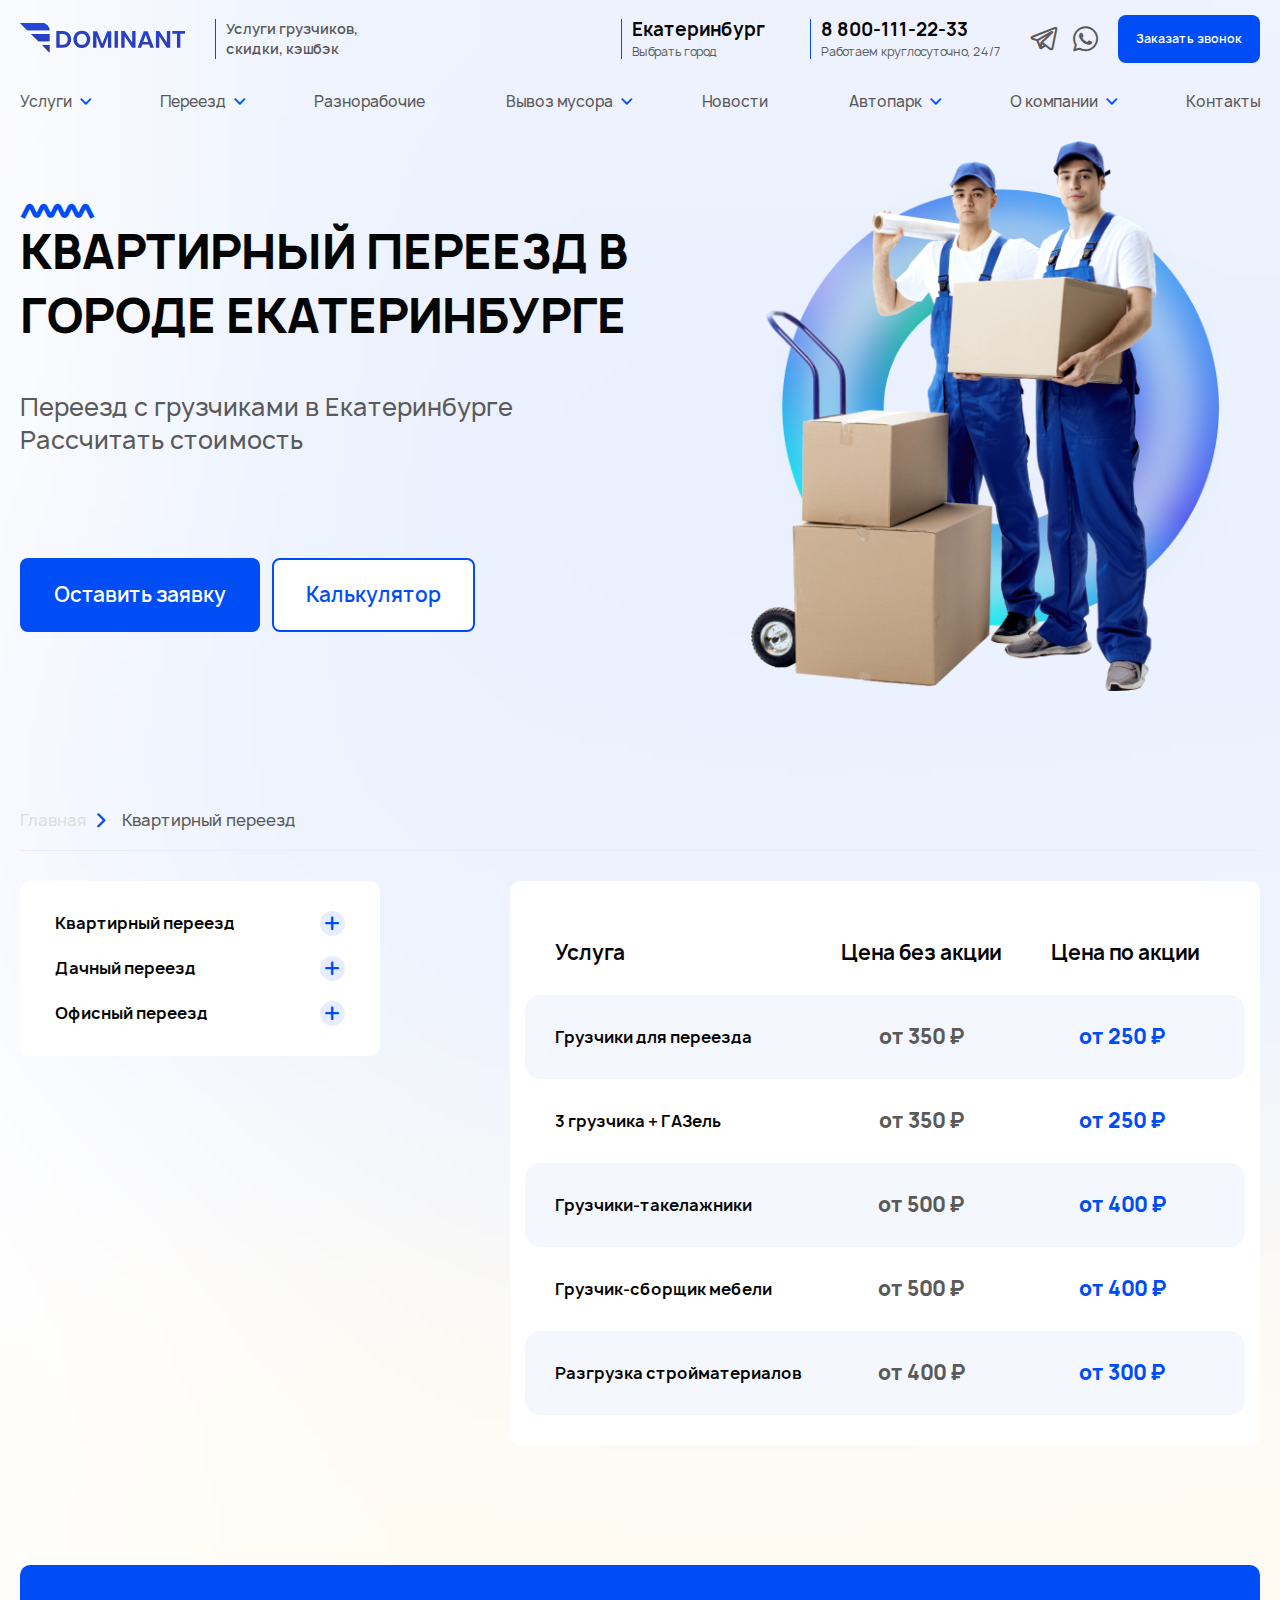
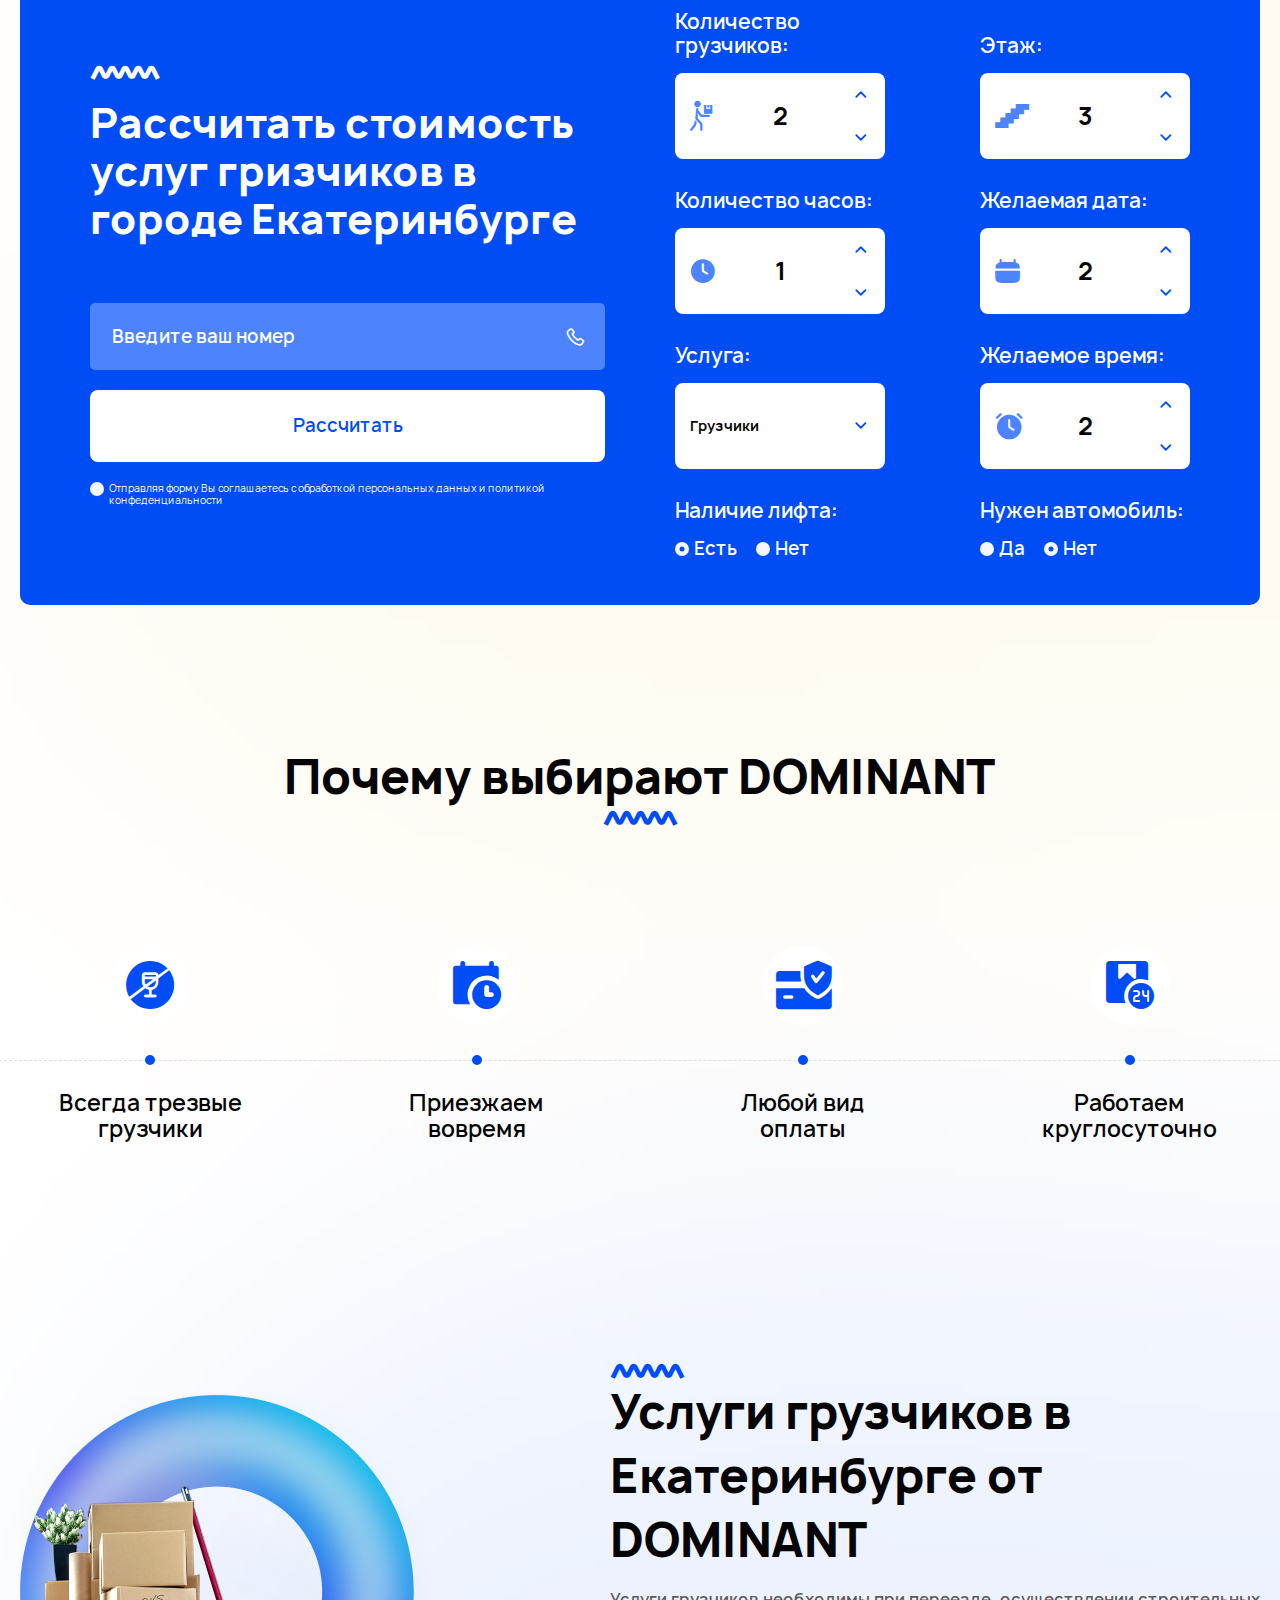
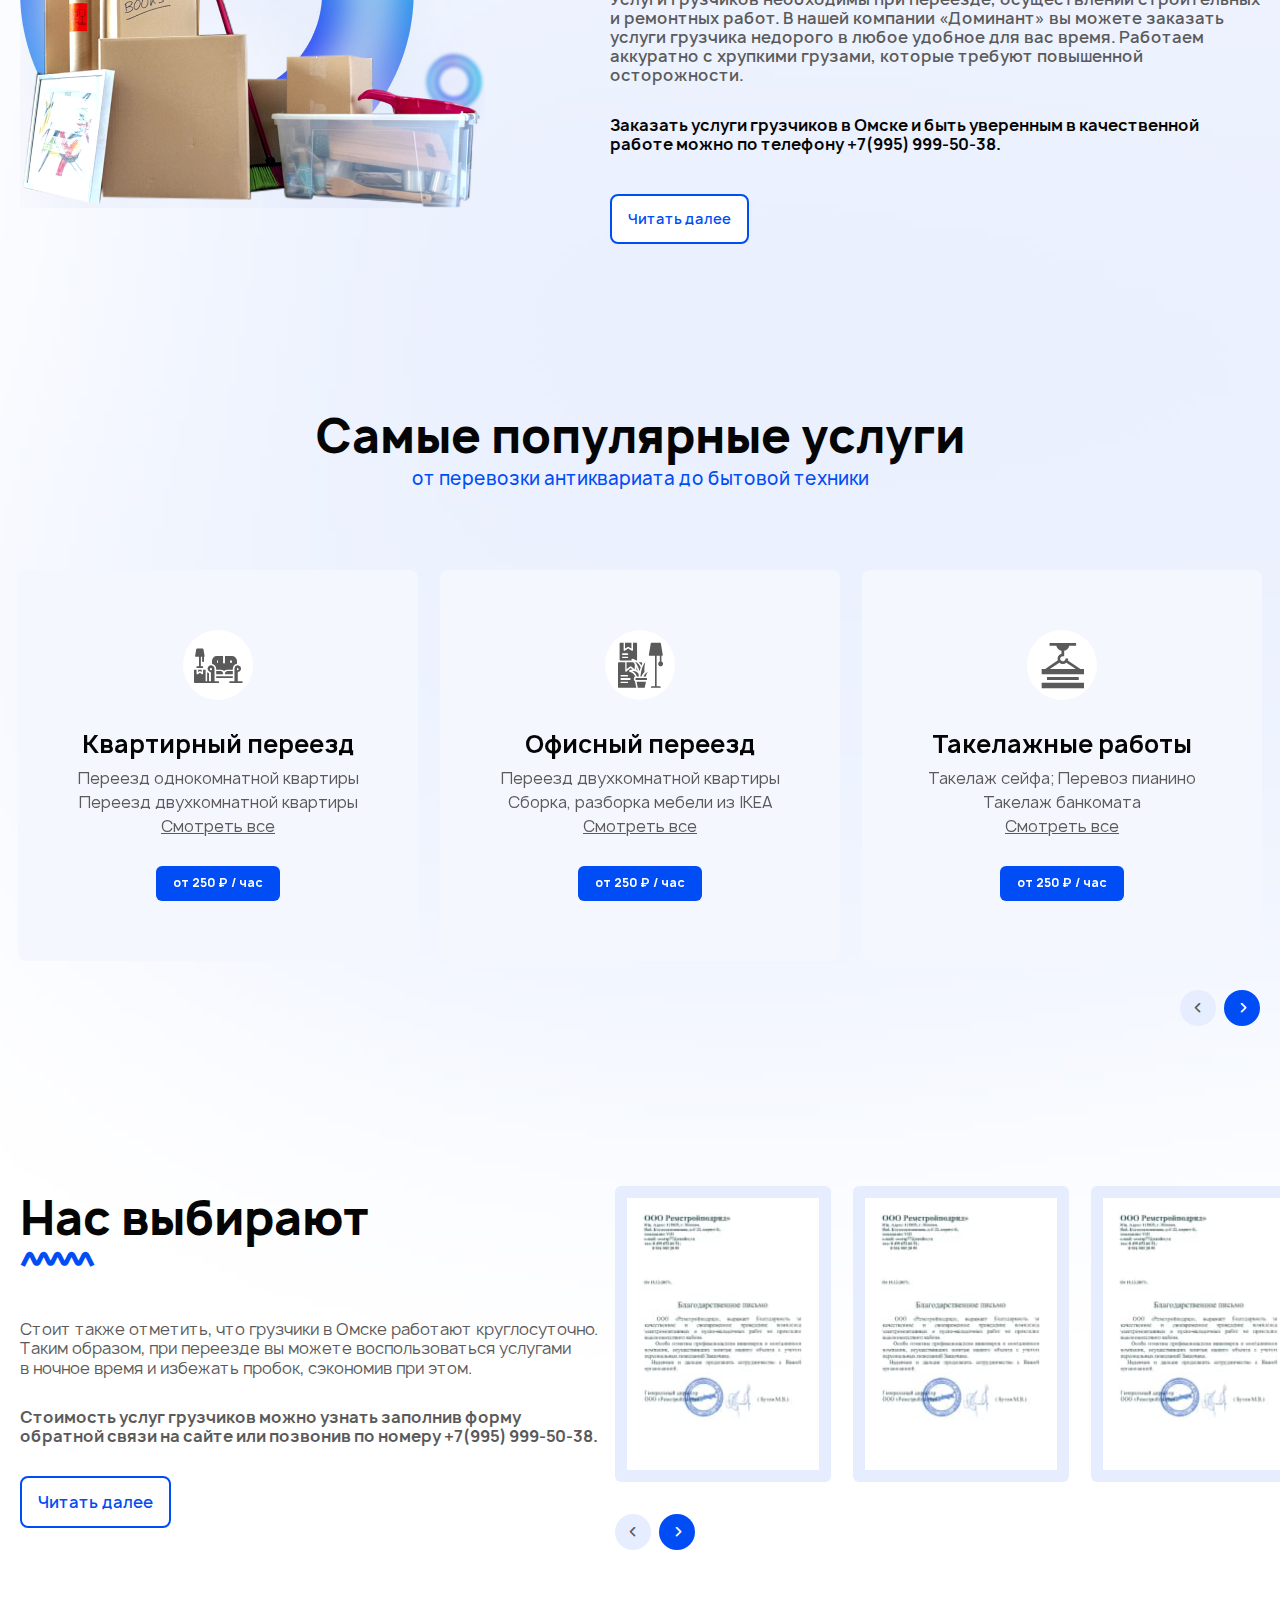
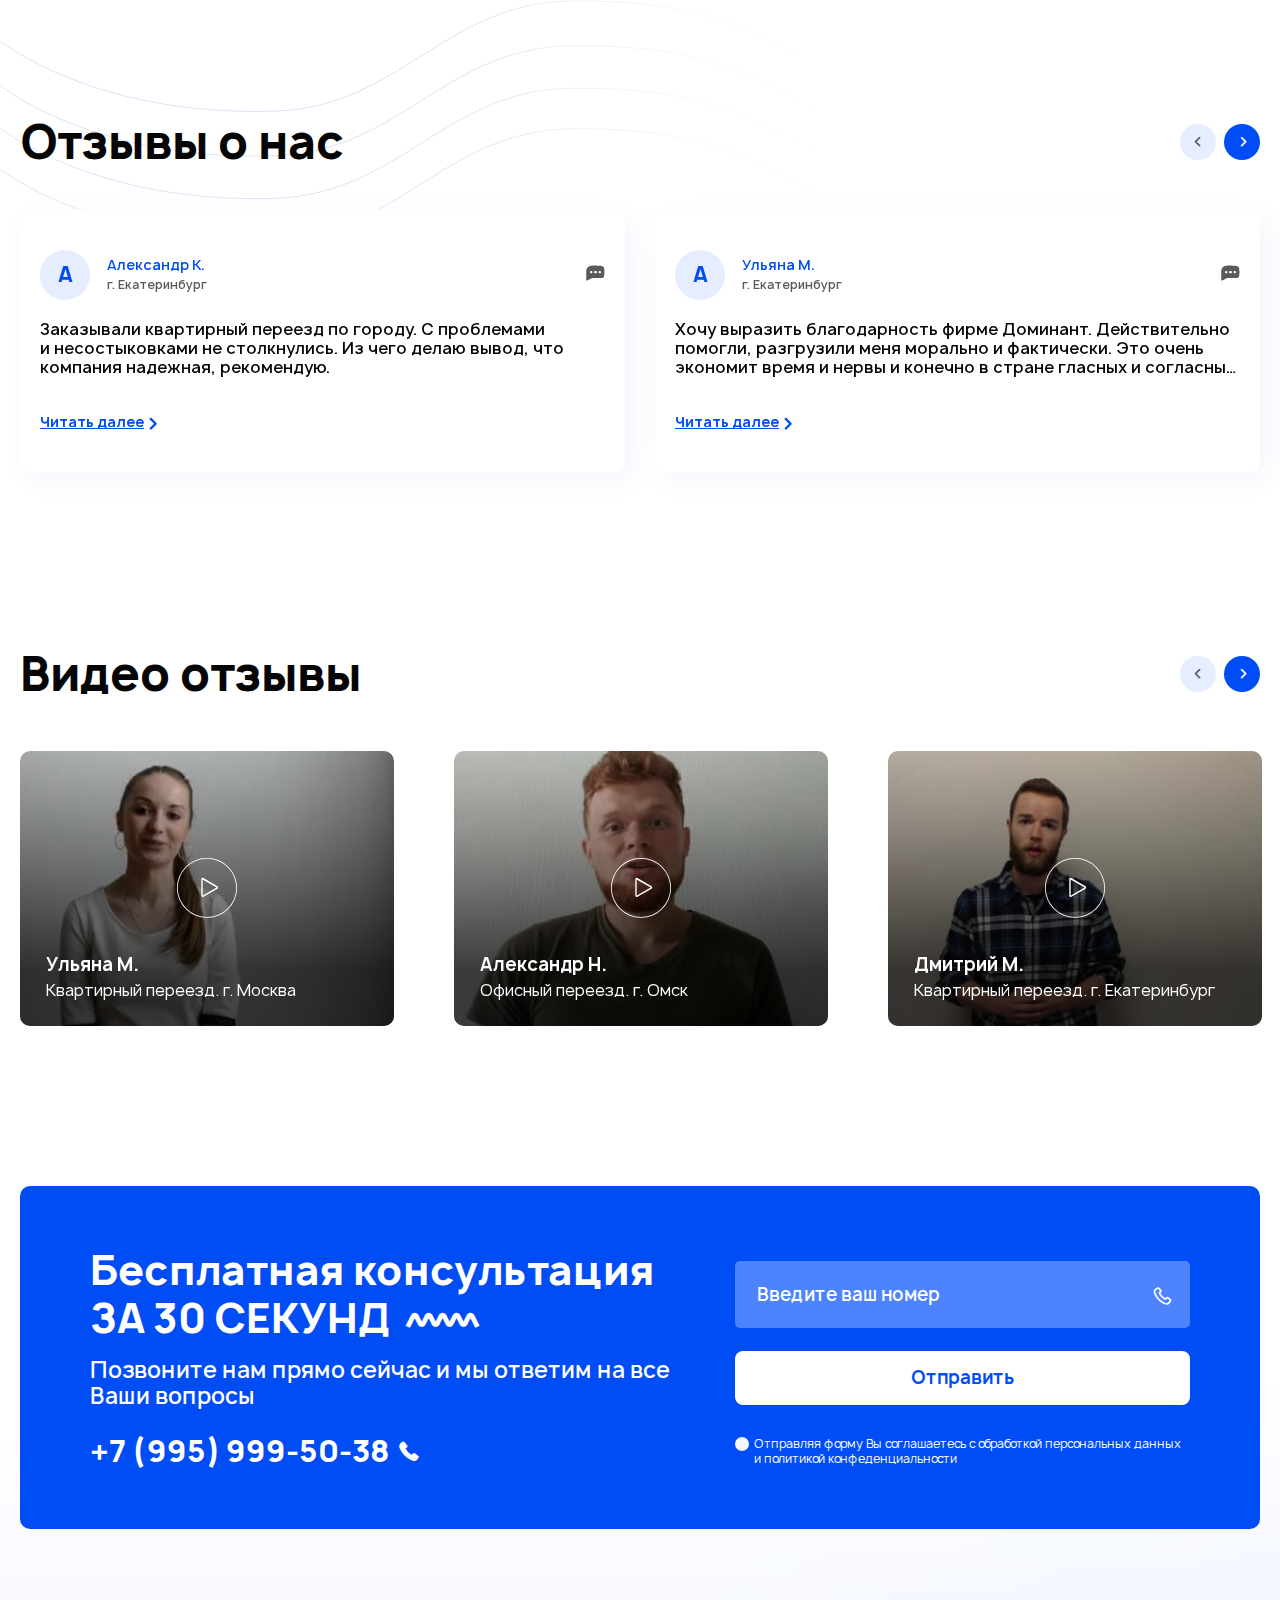
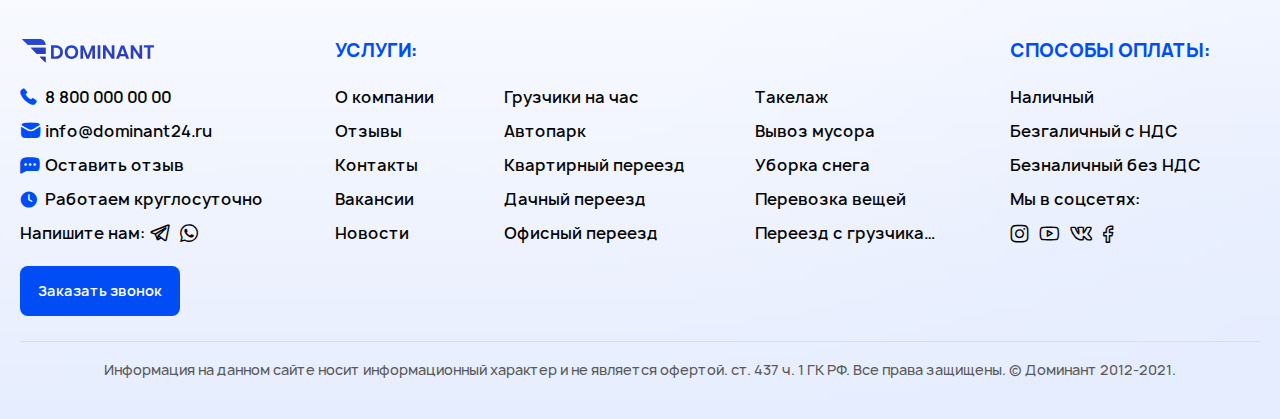
<file: services.html>
<!DOCTYPE html>
<html lang="ru">

<head>
	<meta charset="UTF-8">
	<meta http-equiv="X-UA-Compatible" content="IE=edge">
	<meta name="viewport" content="width=device-width, initial-scale=1.0">
	<title>Dominant | Услуги</title>
	<link rel="stylesheet" href="css/style.min.css">
</head>

<body>
	<div class="wrapper wrapper--services">
		<header class="header">
			<div class="header__top">
				<div class="container">
					<div class="header__top-inner">
						<div class="header__top-left">
							<div class="header__logo">
								<a class="header__logo-link" href="/dominant/">
									<img class="header__logo-img" src="img/logo.svg" alt="logo">
								</a>
							</div>

							<p class="header__description header__item">
								Услуги грузчиков, скидки, кэшбэк
							</p>
						</div>

						<div class="header__top-right">
							<a class="header__city header__item open-popup" href="#city-popup">
								<p class="header__city-value header__item-title">Екатеринбург</p>

								<p class="header__city-select header__item-text">Выбрать город</p>
							</a>

							<a class="header__phone header__item" href="tel:88001112233">
								<p class="header__phone-number header__item-title">8 800-111-22-33</p>

								<p class="header__phone-text header__item-text">
									Работаем круглосуточно, 24/7
								</p>
							</a>

							<div class="header__social-media">
								<a class="header__social-link icon-telegram" href="#"></a>
								<a class="header__social-link icon-whatsapp" href="#"></a>
							</div>

							<a class="header__button button open-popup" href="#feedback-popup">Заказать звонок</a>

							<button class="header__burger" type="button">
								<span class="header__burger-line"></span>
								<span class="header__burger-line"></span>
								<span class="header__burger-line"></span>
							</button>
						</div>
					</div>
				</div>
			</div>

			<div class="header__bottom">
				<div class="container">
					<div class="header__bottom-inner">
						<nav class="header__menu menu">
							<ul class="menu__list">
								<li class="menu__item menu-item-has-children dropdown">
									<a class="menu__link dropdown-btn" href="#">Услуги</a>

									<ul class="sub-menu">
										<li class="sub-menu__item">
											<a class="sub-menu__link" href="#">Грузчики на час</a>
										</li>

										<li class="sub-menu__item">
											<a class="sub-menu__link" href="#">Перевозка мебели с грузчиками</a>
										</li>

										<li class="sub-menu__item">
											<a class="sub-menu__link" href="#">Подъем стройматериалов</a>
										</li>

										<li class="sub-menu__item">
											<a class="sub-menu__link" href="#">Перевозка пианино</a>
										</li>

										<li class="sub-menu__item">
											<a class="sub-menu__link" href="#">Уборка снега</a>
										</li>

										<li class="sub-menu__item">
											<a class="sub-menu__link" href="#">Такелажные работы</a>
										</li>

										<li class="sub-menu__item">
											<a class="sub-menu__link" href="#">Уборка снега</a>
										</li>
									</ul>
								</li>

								<li class="menu__item menu-item-has-children dropdown">
									<a class="menu__link dropdown-btn" href="#">Переезд</a>

									<ul class="sub-menu">
										<li class="sub-menu__item">
											<a class="sub-menu__link" href="#">Квартирный переезд</a>
										</li>

										<li class="sub-menu__item">
											<a class="sub-menu__link" href="#">Офисный переезд</a>
										</li>

										<li class="sub-menu__item">
											<a class="sub-menu__link" href="#">Дачный переезд</a>
										</li>
									</ul>
								</li>

								<li class="menu__item">
									<a class="menu__link" href="#">Разнорабочие</a>
								</li>

								<li class="menu__item menu-item-has-children dropdown">
									<a class="menu__link dropdown-btn" href="#">Вывоз мусора</a>

									<ul class="sub-menu">
										<li class="sub-menu__item">
											<a class="sub-menu__link" href="#">Вывоз строительного мусора</a>
										</li>

										<li class="sub-menu__item">
											<a class="sub-menu__link" href="#">Вывоз мусора из квартиры</a>
										</li>

										<li class="sub-menu__item">
											<a class="sub-menu__link" href="#">Вывоз мусора на газели</a>
										</li>

										<li class="sub-menu__item">
											<a class="sub-menu__link" href="#">Вывоз мусора на самосвале</a>
										</li>

										<li class="sub-menu__item">
											<a class="sub-menu__link" href="#">Вывоз мусора с погрузкой</a>
										</li>

										<li class="sub-menu__item">
											<a class="sub-menu__link" href="#">Вывоз снега</a>
										</li>
									</ul>
								</li>

								<li class="menu__item">
									<a class="menu__link" href="#">Новости</a>
								</li>

								<li class="menu__item menu-item-has-children dropdown">
									<a class="menu__link dropdown-btn" href="#">Автопарк</a>

									<ul class="sub-menu">
										<li class="sub-menu__item">
											<a class="sub-menu__link" href="/dominant/all-news">Список автомобилей</a>
										</li>
									</ul>
								</li>

								<li class="menu__item menu-item-has-children dropdown">
									<a class="menu__link dropdown-btn" href="#">О компании</a>

									<ul class="sub-menu">
										<li class="sub-menu__item">
											<a class="sub-menu__link" href="#">Вакансии</a>
										</li>

										<li class="sub-menu__item">
											<a class="sub-menu__link" href="#">Политика конфеденциальности</a>
										</li>

										<li class="sub-menu__item">
											<a class="sub-menu__link" href="#">Пользовательское соглашение</a>
										</li>
									</ul>
								</li>

								<li class="menu__item">
									<a class="menu__link" href="/dominant/contacts">Контакты</a>
								</li>
							</ul>
						</nav>

						<nav class="header__mobile-menu mobile-menu">
							<div class="mobile-menu__city">
								<span class="mobile-menu__city-text">Ваш город:</span>

								<a class="mobile-menu__city-value open-popup" href="#city-popup">Екатеринбург</a>
							</div>

							<ul class="mobile-menu__list">
								<li class="mobile-menu__item menu-item-has-children slide-dropdown">
									<a class="mobile-menu__link icon-services slide-dropdown-btn" href="#">Услуги</a>

									<ul class="sub-menu slide-dropdown-content">
										<li class="sub-menu__item">
											<a class="sub-menu__link" href="#">Такелаж</a>
										</li>

										<li class="sub-menu__item">
											<a class="sub-menu__link" href="#">Вывоз мусора</a>
										</li>

										<li class="sub-menu__item">
											<a class="sub-menu__link" href="#">Уборка снега</a>
										</li>

										<li class="sub-menu__item">
											<a class="sub-menu__link" href="#">Перевозка вещей</a>
										</li>

										<li class="sub-menu__item">
											<a class="sub-menu__link" href="#">Переезд с грузчиками</a>
										</li>
									</ul>
								</li>

								<li class="mobile-menu__item menu-item-has-children slide-dropdown">
									<a class="mobile-menu__link icon-truck-simple slide-dropdown-btn" href="#">Автопарк</a>

									<ul class="sub-menu slide-dropdown-content">
										<li class="sub-menu__item">
											<a class="sub-menu__link" href="#">Такелаж</a>
										</li>

										<li class="sub-menu__item">
											<a class="sub-menu__link" href="#">Вывоз мусора</a>
										</li>

										<li class="sub-menu__item">
											<a class="sub-menu__link" href="#">Уборка снега</a>
										</li>

										<li class="sub-menu__item">
											<a class="sub-menu__link" href="#">Перевозка вещей</a>
										</li>

										<li class="sub-menu__item">
											<a class="sub-menu__link" href="#">Переезд с грузчиками</a>
										</li>
									</ul>
								</li>

								<li class="mobile-menu__item">
									<a class="mobile-menu__link icon-vest" href="#">Разнорабочие</a>
								</li>

								<li class="mobile-menu__item">
									<a class="mobile-menu__link icon-bucket" href="#">Уборка и клининг</a>
								</li>

								<li class="mobile-menu__item">
									<a class="mobile-menu__link icon-checklist" href="#">Вакансии</a>
								</li>

								<li class="mobile-menu__item menu-item-has-children slide-dropdown">
									<a class="mobile-menu__link icon-books slide-dropdown-btn" href="#">О компании</a>

									<ul class="sub-menu slide-dropdown-content">
										<li class="sub-menu__item">
											<a class="sub-menu__link" href="#">Такелаж</a>
										</li>

										<li class="sub-menu__item">
											<a class="sub-menu__link" href="#">Вывоз мусора</a>
										</li>

										<li class="sub-menu__item">
											<a class="sub-menu__link" href="#">Уборка снега</a>
										</li>

										<li class="sub-menu__item">
											<a class="sub-menu__link" href="#">Перевозка вещей</a>
										</li>

										<li class="sub-menu__item">
											<a class="sub-menu__link" href="#">Переезд с грузчиками</a>
										</li>
									</ul>
								</li>

								<li class="mobile-menu__item">
									<a class="mobile-menu__link icon-contacts" href="/dominant/contacts">Контакты</a>
								</li>

								<li class="mobile-menu__item">
									<a class="mobile-menu__link icon-handset" href="tel:88003215678">8 800-321-56-78</a>
								</li>

								<li class="mobile-menu__item">
									<a class="mobile-menu__link icon-mail"
										href="mailto:info@dominant24.ru">info@dominant24.ru</a>
								</li>
							</ul>

							<div class="mobile-menu__social-links">
								<a class="mobile-menu__social-link icon-telegram" href="#"></a>

								<a class="mobile-menu__social-link icon-whatsapp" href="#"></a>
							</div>
						</nav>

						<div class="header__menu-blackout"></div>
					</div>
				</div>
			</div>
		</header>

		<main class="main">
			<section class="top">
				<div class="container">
					<div class="top__inner">
						<div class="top__info">
							<h1 class="top__title title title--top-line">
								Квартирный переезд в городе Екатеринбурге
							</h1>

							<p class="top__subtitle">
								Переезд с грузчиками в Екатеринбурге<br>
								Рассчитать стоимость
							</p>

							<div class="top__buttons">
								<a class="top__request-btn button open-popup" href="#feedback-popup">Оставить заявку</a>

								<a class="top__calc-btn button button--light" href="#calc">Калькулятор</a>
							</div>
						</div>

						<div class="top__img-wrapper animation-items">
							<img class="top__main-img" src="img/top/loaders.png" alt="image">
							<img class="top__popup-img" src="img/top/popup-circles.png" alt="image">
						</div>
					</div>
				</div>
			</section>

			<div class="breadcrumbs">
				<div class="container">
					<ul class="breadcrumbs__list">
						<li class="breadcrumbs__item">
							<a class="breadcrumbs__link" href="/dominant/">Главная</a>
						</li>

						<li class="breadcrumbs__item">
							<a class="breadcrumbs__link" href="#">Квартирный переезд</a>
						</li>
					</ul>
				</div>
			</div>

			<section class="prices">
				<div class="container">
					<div class="prices__inner">
						<div class="prices__dropdowns">
							<div class="prices__dropdown slide-dropdown">
								<div class="prices__dropdown-head slide-dropdown-btn">
									<p class="prices__dropdown-title">Квартирный переезд</p>

									<span class="prices__dropdown-plus"></span>
								</div>

								<div class="prices__dropdown-content slide-dropdown-content">
									<a class="prices__dropdown-link" href="#">Переезд однокомнатной квартиры</a>
									<a class="prices__dropdown-link" href="#">Переезд двухкомнатной квартиры</a>
									<a class="prices__dropdown-link" href="#">Переезд трехкомнатной квартиры</a>
								</div>
							</div>

							<div class="prices__dropdown slide-dropdown">
								<div class="prices__dropdown-head slide-dropdown-btn">
									<p class="prices__dropdown-title">Дачный переезд</p>

									<span class="prices__dropdown-plus"></span>
								</div>

								<div class="prices__dropdown-content slide-dropdown-content">
									<a class="prices__dropdown-link" href="#">Переезд однокомнатной квартиры</a>
									<a class="prices__dropdown-link" href="#">Переезд двухкомнатной квартиры</a>
									<a class="prices__dropdown-link" href="#">Переезд трехкомнатной квартиры</a>
								</div>
							</div>

							<div class="prices__dropdown slide-dropdown">
								<div class="prices__dropdown-head slide-dropdown-btn">
									<p class="prices__dropdown-title">Офисный переезд</p>

									<span class="prices__dropdown-plus"></span>
								</div>

								<div class="prices__dropdown-content slide-dropdown-content">
									<a class="prices__dropdown-link" href="#">Переезд однокомнатной квартиры</a>
									<a class="prices__dropdown-link" href="#">Переезд двухкомнатной квартиры</a>
									<a class="prices__dropdown-link" href="#">Переезд трехкомнатной квартиры</a>
								</div>
							</div>
						</div>

						<div class="prices__pricelist-wrapper">
							<table class="prices__pricelist pricelist">
								<tbody class="pricelist__body">
									<tr class="pricelist__row">
										<td class="pricelist__title">Услуга</td>
										<td class="pricelist__title">Цена без акции</td>
										<td class="pricelist__title">Цена по акции</td>
									</tr>
	
									<tr class="pricelist__row">
										<td class="pricelist__cell">Грузчики для переезда</td>
										<td class="pricelist__cell">от 350 ₽</td>
										<td class="pricelist__cell">от 250 ₽</td>
									</tr>
	
									<tr class="pricelist__row">
										<td class="pricelist__cell">3 грузчика + ГАЗель</td>
										<td class="pricelist__cell">от 350 ₽</td>
										<td class="pricelist__cell">от 250 ₽</td>
									</tr>
	
									<tr class="pricelist__row">
										<td class="pricelist__cell">Грузчики-такелажники</td>
										<td class="pricelist__cell">от 500 ₽</td>
										<td class="pricelist__cell">от 400 ₽</td>
									</tr>
	
									<tr class="pricelist__row">
										<td class="pricelist__cell">Грузчик-сборщик мебели</td>
										<td class="pricelist__cell">от 500 ₽</td>
										<td class="pricelist__cell">от 400 ₽</td>
									</tr>

									<tr class="pricelist__row">
										<td class="pricelist__cell">Разгрузка стройматериалов</td>
										<td class="pricelist__cell">от 400 ₽</td>
										<td class="pricelist__cell">от 300 ₽</td>
									</tr>
								</tbody>
							</table>
						</div>
					</div>
				</div>
			</section>

			<section class="calc" id="calc">
				<div class="container">
					<form class="calc__form" action="#">
						<div class="calc__form-left">
							<h2 class="calc__title">Рассчитать стоимость услуг гризчиков в городе Екатеринбурге</h2>

							<div class="calc__tel-input-wrapper icon-handset">
								<input class="calc__tel-input input input--on-accent" type="text"
									placeholder="Введите ваш номер" required>
							</div>

							<button class="calc__submit button button--on-accent">Рассчитать</button>

							<label class="calc__checkbox-label">
								<input class="calc__checkbox form-style" type="checkbox" required>

								<span class="calc__checkbox-text">
									Отправляя форму Вы соглашаетесь с обработкой персональных данных и политикой
									конфеденциальности
								</span>
							</label>
						</div>

						<div class="calc__form-right">
							<div class="calc__item">
								<p class="calc__item-name">Количество грузчиков:</p>

								<div class="calc__input-wrapper icon-loader">
									<input class="calc__input form-style" type="number" min="1" max="10" value="2">
								</div>
							</div>

							<div class="calc__item">
								<p class="calc__item-name">Этаж:</p>

								<div class="calc__input-wrapper icon-stairs">
									<input class="calc__input form-style" type="number" min="1" max="10" value="3">
								</div>
							</div>

							<div class="calc__item">
								<p class="calc__item-name">Количество часов:</p>

								<div class="calc__input-wrapper icon-time-fill">
									<input class="calc__input form-style" type="number" min="1" max="10" value="1">
								</div>
							</div>

							<div class="calc__item">
								<p class="calc__item-name">Желаемая дата:</p>

								<div class="calc__input-wrapper icon-untitled">
									<input class="calc__input form-style" type="number" min="1" max="10" value="2">
								</div>
							</div>

							<div class="calc__item">
								<p class="calc__item-name">Услуга:</p>

								<div class="calc__input-wrapper">
									<select class="calc__select form-style">
										<option>Грузчики</option>
										<option>Переезд квартиры</option>
										<option>Переезд офиса</option>
										<option>Подъем стройматериалов</option>
									</select>
								</div>
							</div>

							<div class="calc__item">
								<p class="calc__item-name">Желаемое время:</p>

								<div class="calc__input-wrapper icon-alarm">
									<input class="calc__input form-style" type="number" min="1" max="10" value="2">
								</div>
							</div>

							<div class="calc__item">
								<p class="calc__item-name">Наличие лифта:</p>

								<div class="calc__radio-wrapper">
									<label class="calc__radio-label">
										<input class="calc__radio form-style" name="radio-lift" type="radio" checked>

										<span class="calc__radio-text">Есть</span>
									</label>

									<label class="calc__radio-label">
										<input class="calc__radio form-style" name="radio-lift" type="radio">

										<span class="calc__radio-text">Нет</span>
									</label>
								</div>
							</div>

							<div class="calc__item">
								<p class="calc__item-name">Нужен автомобиль:</p>

								<div class="calc__radio-wrapper">
									<label class="calc__radio-label">
										<input class="calc__radio form-style" name="radio-auto" type="radio">

										<span class="calc__radio-text">Да</span>
									</label>

									<label class="calc__radio-label">
										<input class="calc__radio form-style" name="radio-auto" type="radio" checked>

										<span class="calc__radio-text">Нет</span>
									</label>
								</div>
							</div>
						</div>

						<div class="calc__mobile-items">
							<div class="calc__tel-input-wrapper calc__tel-input-wrapper--mobile icon-handset">
								<input class="calc__tel-input input input--on-accent" type="text" placeholder="Введите ваш номер" required>
							</div>

							<button class="calc__submit calc__submit--mobile button button--on-accent">Рассчитать</button>

							<label class="calc__checkbox-label calc__checkbox-label--mobile">
								<input class="calc__checkbox form-style" type="checkbox" required>

								<span class="calc__checkbox-text">
									Отправляя форму Вы соглашаетесь с обработкой персональных данных и политикой
									конфеденциальности
								</span>
							</label>
						</div>
					</form>
				</div>
			</section>

			<section class="why">
				<div class="container">
					<h2 class="why__title title title--bottom-line-center">Почему выбирают DOMINANT</h2>

					<div class="why__content">
						<div class="why__item">
							<div class="why__item-top">
								<div class="why__item-icon icon-alcohol"></div>
							</div>

							<div class="why__item-bottom">
								<p class="why__item-text">Всегда трезвые грузчики</p>
							</div>
						</div>

						<div class="why__item">
							<div class="why__item-top">
								<div class="why__item-icon icon-calendar"></div>
							</div>

							<div class="why__item-bottom">
								<p class="why__item-text">Приезжаем вовремя</p>
							</div>
						</div>

						<div class="why__item">
							<div class="why__item-top">
								<div class="why__item-icon icon-payments"></div>
							</div>

							<div class="why__item-bottom">
								<p class="why__item-text">Любой вид оплаты</p>
							</div>
						</div>

						<div class="why__item">
							<div class="why__item-top">
								<div class="why__item-icon icon-hours"></div>
							</div>

							<div class="why__item-bottom">
								<p class="why__item-text">Работаем круглосуточно</p>
							</div>
						</div>
					</div>
				</div>
			</section>

			<section class="untitled">
				<div class="container">
					<div class="untitled__inner">
						<div class="untitled__img-box animation-items">
							<img class="untitled__img" src="img/untitled/main-img.png" alt="image">
							<img class="untitled__popup-img" src="img/untitled/popups.png" alt="image">
						</div>

						<div class="untitled__info">
							<h2 class="untitled__title title title--top-line">Услуги грузчиков в Екатеринбурге от DOMINANT</h2>

							<p class="untitled__text">
								Услуги грузчиков необходимы при переезде, осуществлении строительных и ремонтных работ. В нашей
								компании «Доминант» вы можете заказать услуги грузчика недорого в любое удобное для вас время.
								Работаем аккуратно с хрупкими грузами, которые требуют повышенной осторожности.
							</p>

							<p class="untitled__text untitled__text--bold">
								Заказать услуги грузчиков в Омске и быть уверенным в качественной работе можно по телефону
								+7(995) 999-50-38.
							</p>

							<a class="untitled__button button button--light" href="#">Читать далее</a>
						</div>
					</div>
				</div>
			</section>

			<section class="popular-services">
				<div class="container">
					<div class="popular-services__inner">
						<div class="popular-services__head">
							<h2 class="popular-services__title title">Самые популярные услуги</h2>

							<p class="popular-services__subtitle subtitle">от перевозки антиквариата до бытовой техники</p>
						</div>

						<div class="popular-services__slider services-slider">
							<div class="services-slider__item services-item">
								<div class="services-item__icon icon-sofa"></div>

								<h5 class="services-item__title">Квартирный переезд</h5>

								<div class="services-item__categories">
									<a class="services-item__category" href="/dominant/services">Переезд однокомнатной квартиры</a>

									<a class="services-item__category" href="/dominant/services">Переезд двухкомнатной квартиры</a>

									<a class="services-item__see-all" href="/dominant/services">Смотреть все</a>
								</div>

								<a class="services-item__price-btn" href="/dominant/services">от 250 ₽ / час</a>
							</div>

							<div class="services-slider__item services-item">
								<div class="services-item__icon icon-boxes"></div>

								<h5 class="services-item__title">Офисный переезд</h5>

								<div class="services-item__categories">
									<a class="services-item__category" href="/dominant/services">Переезд двухкомнатной квартиры</a>

									<a class="services-item__category" href="/dominant/services">Сборка, разборка мебели из IKEA</a>

									<a class="services-item__see-all" href="/dominant/services">Смотреть все</a>
								</div>

								<a class="services-item__price-btn" href="/dominant/services">от 250 ₽ / час</a>
							</div>

							<div class="services-slider__item services-item">
								<div class="services-item__icon icon-crane"></div>

								<h5 class="services-item__title">Такелажные работы</h5>

								<div class="services-item__categories">
									<a class="services-item__category" href="/dominant/services">Такелаж сейфа; Перевоз пианино</a>

									<a class="services-item__category" href="/dominant/services">Такелаж банкомата</a>

									<a class="services-item__see-all" href="/dominant/services">Смотреть все</a>
								</div>

								<a class="services-item__price-btn" href="/dominant/services">от 250 ₽ / час</a>
							</div>

							<div class="services-slider__item services-item">
								<div class="services-item__icon icon-truck"></div>

								<h5 class="services-item__title">Автопарк</h5>

								<div class="services-item__categories">
									<a class="services-item__category" href="/dominant/services">Газель открытая</a>

									<a class="services-item__category" href="/dominant/services">Газель 6 метров</a>

									<a class="services-item__see-all" href="/dominant/services">Смотреть все</a>
								</div>

								<a class="services-item__price-btn" href="/dominant/services">от 250 ₽ / час</a>
							</div>

							<div class="services-slider__item services-item">
								<div class="services-item__icon icon-loaders"></div>

								<h5 class="services-item__title">Разнорабочие</h5>

								<div class="services-item__categories">
									<a class="services-item__category" href="/dominant/services">Пересчет товара</a>

									<a class="services-item__category" href="/dominant/services">Погрузочные работы</a>

									<a class="services-item__see-all" href="/dominant/services">Смотреть все</a>
								</div>

								<a class="services-item__price-btn" href="/dominant/services">от 250 ₽ / час</a>
							</div>

							<div class="services-slider__item services-item">
								<div class="services-item__icon icon-garbage"></div>

								<h5 class="services-item__title">Вывоз мусора</h5>

								<div class="services-item__categories">
									<a class="services-item__category" href="/dominant/services">Уборка мусора на участке</a>

									<a class="services-item__category" href="/dominant/services">Уборка строительного мусора</a>

									<a class="services-item__see-all" href="/dominant/services">Смотреть все</a>
								</div>

								<a class="services-item__price-btn" href="/dominant/services">от 250 ₽ / час</a>
							</div>
						</div>
					</div>
				</div>
			</section>

			<section class="choice">
				<div class="container">
					<div class="choice__inner">
						<div class="choice__info">
							<h2 class="choice__title title title--bottom-line">Нас выбирают</h2>

							<p class="choice__text">
								Стоит также отметить, что грузчики в Омске работают круглосуточно. Таким образом, при переезде
								вы можете воспользоваться услугами в ночное время и избежать пробок, сэкономив при этом.
							</p>

							<p class="choice__text choice__text--bold">
								Стоимость услуг грузчиков можно узнать заполнив форму обратной связи на сайте или позвонив
								по номеру +7(995) 999-50-38.
							</p>

							<a class="choice__button button button--light" href="#">Читать далее</a>
						</div>

						<div class="choice__slider choice-slider">
							<a class="choice-slider__item" href="img/choice/letter.jpg" data-fancybox="gallery">
								<img class="choice-slider__img" src="img/choice/letter.jpg" alt="image">
							</a>

							<a class="choice-slider__item" href="img/choice/letter.jpg" data-fancybox="gallery">
								<img class="choice-slider__img" src="img/choice/letter.jpg" alt="image">
							</a>

							<a class="choice-slider__item" href="img/choice/letter.jpg" data-fancybox="gallery">
								<img class="choice-slider__img" src="img/choice/letter.jpg" alt="image">
							</a>

							<a class="choice-slider__item" href="img/choice/letter.jpg" data-fancybox="gallery">
								<img class="choice-slider__img" src="img/choice/letter.jpg" alt="image">
							</a>

							<a class="choice-slider__item" href="img/choice/letter.jpg" data-fancybox="gallery">
								<img class="choice-slider__img" src="img/choice/letter.jpg" alt="image">
							</a>
						</div>
					</div>
				</div>
			</section>

			<section class="reviews">
				<div class="container">
					<div class="reviews__inner">
						<h2 class="reviews__title title">Отзывы о нас</h2>

						<div class="reviews__slider reviews-slider">
							<div class="reviews-slider__item">
								<div class="reviews-slider__item-head">
									<div class="reviews-slider__avatar">А</div>

									<div class="reviews-slider__user-info">
										<p class="reviews-slider__username">Александр К.</p>

										<p class="reviews-slider__location">г. Екатеринбург</p>
									</div>

									<div class="reviews-slider__stars icon-chat-fill"></div>
								</div>

								<p class="reviews-slider__text">
									Заказывали квартирный переезд по городу. С проблемами и несостыковками не столкнулись.
									Из чего делаю вывод, что компания надежная, рекомендую.
								</p>

								<a class="reviews-slider__read-more more-link" href="#">Читать далее</a>
							</div>

							<div class="reviews-slider__item">
								<div class="reviews-slider__item-head">
									<div class="reviews-slider__avatar">А</div>

									<div class="reviews-slider__user-info">
										<p class="reviews-slider__username">Ульяна М.</p>

										<p class="reviews-slider__location">г. Екатеринбург</p>
									</div>

									<div class="reviews-slider__stars icon-chat-fill"></div>
								</div>

								<p class="reviews-slider__text">
									Хочу выразить благодарность фирме Доминант. Действительно помогли, разгрузили меня морально и
									фактически. Это очень экономит время и нервы и конечно в стране гласных и согласных живут
									рыбные тексты.
								</p>

								<a class="reviews-slider__read-more more-link" href="#">Читать далее</a>
							</div>

							<div class="reviews-slider__item">
								<div class="reviews-slider__item-head">
									<div class="reviews-slider__avatar">А</div>

									<div class="reviews-slider__user-info">
										<p class="reviews-slider__username">Александр К.</p>

										<p class="reviews-slider__location">г. Екатеринбург</p>
									</div>

									<div class="reviews-slider__stars icon-chat-fill"></div>
								</div>

								<p class="reviews-slider__text">
									Заказывали квартирный переезд по городу. С проблемами и несостыковками не столкнулись.
									Из чего делаю вывод, что компания надежная, рекомендую.
								</p>

								<a class="reviews-slider__read-more more-link" href="#">Читать далее</a>
							</div>

							<div class="reviews-slider__item">
								<div class="reviews-slider__item-head">
									<div class="reviews-slider__avatar">А</div>

									<div class="reviews-slider__user-info">
										<p class="reviews-slider__username">Александр К.</p>

										<p class="reviews-slider__location">г. Екатеринбург</p>
									</div>

									<div class="reviews-slider__stars icon-chat-fill"></div>
								</div>

								<p class="reviews-slider__text">
									Заказывали квартирный переезд по городу. С проблемами и несостыковками не столкнулись.
									Из чего делаю вывод, что компания надежная, рекомендую.
								</p>

								<a class="reviews-slider__read-more more-link" href="#">Читать далее</a>
							</div>
						</div>
					</div>
				</div>
			</section>

			<section class="video-reviews">
				<div class="container">
					<div class="video-reviews__inner">
						<h2 class="video-reviews__title title">Видео отзывы</h2>

						<div class="video-reviews__slider video-slider">
							<a class="video-slider__item" href="https://youtu.be/PSlSv8uIrsA" data-fancybox="video">
								<img class="video-slider__img" src="img/video-reviews/preview1.jpg" alt="image">

								<div class="video-slider__item-info">
									<p class="video-slider__name">Ульяна М.</p>
									<p class="video-slider__text">Квартирный переезд. г. Москва</p>
								</div>
							</a>

							<a class="video-slider__item" href="https://youtu.be/PSlSv8uIrsA" data-fancybox="video">
								<img class="video-slider__img" src="img/video-reviews/preview2.jpg" alt="image">

								<div class="video-slider__item-info">
									<p class="video-slider__name">Александр Н.</p>
									<p class="video-slider__text">Офисный переезд. г. Омск</p>
								</div>
							</a>

							<a class="video-slider__item" href="https://youtu.be/PSlSv8uIrsA" data-fancybox="video">
								<img class="video-slider__img" src="img/video-reviews/preview3.jpg" alt="image">

								<div class="video-slider__item-info">
									<p class="video-slider__name">Дмитрий М.</p>
									<p class="video-slider__text">Квартирный переезд. г. Екатеринбург</p>
								</div>
							</a>

							<a class="video-slider__item" href="https://youtu.be/PSlSv8uIrsA" data-fancybox="video">
								<img class="video-slider__img" src="img/video-reviews/preview2.jpg" alt="image">

								<div class="video-slider__item-info">
									<p class="video-slider__name">Александр Н.</p>
									<p class="video-slider__text">Офисный переезд. г. Омск</p>
								</div>
							</a>

							<a class="video-slider__item" href="https://youtu.be/PSlSv8uIrsA" data-fancybox="video">
								<img class="video-slider__img" src="img/video-reviews/preview3.jpg" alt="image">

								<div class="video-slider__item-info">
									<p class="video-slider__name">Дмитрий М.</p>
									<p class="video-slider__text">Квартирный переезд. г. Екатеринбург</p>
								</div>
							</a>

							<a class="video-slider__item" href="https://youtu.be/PSlSv8uIrsA" data-fancybox="video">
								<img class="video-slider__img" src="img/video-reviews/preview1.jpg" alt="image">

								<div class="video-slider__item-info">
									<p class="video-slider__name">Ульяна М.</p>
									<p class="video-slider__text">Квартирный переезд. г. Москва</p>
								</div>
							</a>
						</div>
					</div>
				</div>
			</section>

			<section class="consult">
				<div class="container">
					<div class="consult__inner">
						<div class="consult__info">
							<h2 class="consult__title">Бесплатная консультация<br>ЗА 30 СЕКУНД</h2>

							<p class="consult__text">Позвоните нам прямо сейчас и мы ответим на все Ваши вопросы</p>

							<a class="consult__phone-number" href="tel:+79959995038">+7 (995) 999-50-38</a>
						</div>

						<form class="consult__form" action="#">
							<div class="consult__input-wrapper">
								<input class="consult__input input input--on-accent" type="text" placeholder="Введите ваш номер"
									required>
							</div>

							<button class="consult__button button button--on-accent" type="submit">Отправить</button>

							<label class="consult__checkbox-label">
								<input class="consult__checkbox form-style" type="checkbox" required>

								<span class="consult__checkbox-text">
									Отправляя форму Вы соглашаетесь с обработкой персональных данных и политикой
									конфеденциальности
								</span>
							</label>
						</form>
					</div>
				</div>
			</section>
		</main>

		<footer class="footer">
			<div class="container">
				<div class="footer__top">
					<div class="footer__main footer__column">
						<a class="footer__logo-link" href="#">
							<img class="footer__logo-img" src="img/logo.svg" alt="logo">
						</a>

						<ul class="footer__list">
							<li class="footer__list-item">
								<a class="footer__list-link footer__list-link--with-icon icon-handset-fill"
									href="tel:88000000000">8 800 000 00 00</a>
							</li>

							<li class="footer__list-item">
								<a class="footer__list-link footer__list-link--with-icon icon-mail-fill"
									href="mailto:info@dominant24.ru">info@dominant24.ru</a>
							</li>

							<li class="footer__list-item">
								<a class="footer__list-link footer__list-link--with-icon icon-chat-fill" href="#">Оставить
									отзыв</a>
							</li>

							<li class="footer__list-item">
								<p class="footer__list-text footer__list-text--with-icon icon-time-fill">Работаем круглосуточно
								</p>
							</li>

							<li class="footer__list-item footer__social">
								<span class="footer__social-text">Напишите нам:</span>

								<div class="footer__social-links">
									<a class="footer__social-link icon-telegram" href="#"></a>
									<a class="footer__social-link icon-whatsapp" href="#"></a>
								</div>
							</li>

							<li class="footer__list-item footer__social footer__social--mobile">
								<span class="footer__social-text">Мы в соцсетях:</span>

								<div class="footer__social-links">
									<a class="footer__social-link icon-instagram" href="#"></a>
									<a class="footer__social-link icon-youtube" href="#"></a>
									<a class="footer__social-link icon-vk" href="#"></a>
									<a class="footer__social-link icon-facebook" href="#"></a>
								</div>
							</li>
						</ul>

						<a class="footer__button button open-popup" href="#feedback-popup">Заказать звонок</a>

						<form class="footer__form" action="#">
							<input class="footer__input input" placeholder="Введите ваш номер" type="text" required>

							<button class="footer__form-button button" type="submit">Заказать звонок</button>

							<label class="footer__checkbox-label">
								<input class="footer__checkbox form-style" type="checkbox" required>

								<span class="footer__checkbox-text">
									Отправляя форму Вы соглашаетесь с обработкой персональных данных и политикой
									конфеденциальности
								</span>
							</label>
						</form>
					</div>

					<div class="footer__services footer__column">
						<h4 class="footer__column-title">Услуги:</h4>

						<div class="footer__services-inner">
							<ul class="footer__list">
								<li class="footer__list-item">
									<a class="footer__list-link" href="#">О компании</a>
								</li>

								<li class="footer__list-item">
									<a class="footer__list-link" href="#">Отзывы</a>
								</li>

								<li class="footer__list-item">
									<a class="footer__list-link" href="#">Контакты</a>
								</li>

								<li class="footer__list-item">
									<a class="footer__list-link" href="#">Вакансии</a>
								</li>

								<li class="footer__list-item">
									<a class="footer__list-link" href="#">Новости</a>
								</li>
							</ul>

							<ul class="footer__list">
								<li class="footer__list-item">
									<a class="footer__list-link" href="#">Грузчики на час</a>
								</li>

								<li class="footer__list-item">
									<a class="footer__list-link" href="#">Автопарк</a>
								</li>

								<li class="footer__list-item">
									<a class="footer__list-link" href="#">Квартирный переезд</a>
								</li>

								<li class="footer__list-item">
									<a class="footer__list-link" href="#">Дачный переезд</a>
								</li>

								<li class="footer__list-item">
									<a class="footer__list-link" href="#">Офисный переезд</a>
								</li>
							</ul>

							<ul class="footer__list">
								<li class="footer__list-item">
									<a class="footer__list-link" href="#">Такелаж</a>
								</li>

								<li class="footer__list-item">
									<a class="footer__list-link" href="#">Вывоз мусора</a>
								</li>

								<li class="footer__list-item">
									<a class="footer__list-link" href="#">Уборка снега</a>
								</li>

								<li class="footer__list-item">
									<a class="footer__list-link" href="#">Перевозка вещей</a>
								</li>

								<li class="footer__list-item">
									<a class="footer__list-link" href="#">Переезд с грузчиками</a>
								</li>
							</ul>
						</div>
					</div>

					<div class="footer__payments footer__column">
						<h4 class="footer__column-title">Способы оплаты:</h4>

						<ul class="footer__list">
							<li class="footer__list-item">
								<a class="footer__list-link" href="#">Наличный</a>
							</li>

							<li class="footer__list-item">
								<a class="footer__list-link" href="#">Безгаличный с НДС</a>
							</li>

							<li class="footer__list-item">
								<a class="footer__list-link" href="#">Безналичный без НДС</a>
							</li>

							<li class="footer__list-item footer__social footer__social--two-lines">
								<span class="footer__social-text">Мы в соцсетях:</span>

								<div class="footer__social-links">
									<a class="footer__social-link icon-instagram" href="#"></a>
									<a class="footer__social-link icon-youtube" href="#"></a>
									<a class="footer__social-link icon-vk" href="#"></a>
									<a class="footer__social-link icon-facebook" href="#"></a>
								</div>
							</li>
						</ul>
					</div>
				</div>

				<p class="footer__bottom">
					Информация на данном сайте носит информационный характер и не является офертой. ст. 437 ч. 1 ГК РФ. Все
					права защищены. © Доминант 2012-2021.
				</p>
			</div>
		</footer>
	</div>

	<div class="city-popup mfp-hide" id="city-popup">
		<a class="city-popup__close-btn icon-cross-fill close-popup" href="#"></a>

		<p class="city-popup__title">Выбор города</p>

		<form class="city-popup__form" action="#">
			<div class="city-popup__search-wrapper">
				<input class="city-popup__search input input--light" type="text" placeholder="или введите название города">
				<button class="city-popup__search-button icon-search" type="submit"></button>
			</div>
		</form>

		<ul class="city-popup__list">
			<li class="city-popup__list-item">
				<a class="city-popup__list-link" href="#">Асбест</a>
			</li>

			<li class="city-popup__list-item">
				<a class="city-popup__list-link" href="#">Миасс</a>
			</li>

			<li class="city-popup__list-item">
				<a class="city-popup__list-link" href="#">Ноябрьск</a>
			</li>

			<li class="city-popup__list-item">
				<a class="city-popup__list-link" href="#">Сургут</a>
			</li>

			<li class="city-popup__list-item">
				<a class="city-popup__list-link" href="#">Нефтеюганск</a>
			</li>

			<li class="city-popup__list-item">
				<a class="city-popup__list-link" href="#">Озёрск</a>
			</li>

			<li class="city-popup__list-item">
				<a class="city-popup__list-link" href="#">Златоуст</a>
			</li>

			<li class="city-popup__list-item">
				<a class="city-popup__list-link" href="#">Нижневартовск</a>
			</li>

			<li class="city-popup__list-item">
				<a class="city-popup__list-link" href="#">Первоуральск</a>
			</li>

			<li class="city-popup__list-item">
				<a class="city-popup__list-link" href="#">Каменск-Уральский</a>
			</li>

			<li class="city-popup__list-item">
				<a class="city-popup__list-link" href="#">Нижний Тагил</a>
			</li>

			<li class="city-popup__list-item">
				<a class="city-popup__list-link" href="#">Пермь</a>
			</li>

			<li class="city-popup__list-item">
				<a class="city-popup__list-link" href="#">Копейск</a>
			</li>

			<li class="city-popup__list-item">
				<a class="city-popup__list-link" href="#">Новоуральск</a>
			</li>

			<li class="city-popup__list-item">
				<a class="city-popup__list-link" href="#">Серов</a>
			</li>

			<li class="city-popup__list-item">
				<a class="city-popup__list-link" href="#">Курган</a>
			</li>

			<li class="city-popup__list-item">
				<a class="city-popup__list-link" href="#">Новый Уренгой</a>
			</li>
		</ul>
	</div>

	<div class="feedback-popup mfp-hide" id="feedback-popup">
		<a class="feedback-popup__close-btn icon-cross-fill close-popup" href="#"></a>

		<p class="feedback-popup__title">Обратная связь</p>

		<p class="feedback-popup__text">
			Наш менеджер перезвонит в течении минуты и проконсультирует по всем вопросам
		</p>

		<form class="feedback-popup__form" action="#">
			<div class="feedback-popup__input-wrapper icon-handset">
				<input class="feedback-popup__input input input--light" type="text" placeholder="Введите ваш номер"
					required>
			</div>

			<a class="feedback-popup__button button open-popup" type="submit" href="#success-popup">Оставить заявку</a>

			<label class="feedback-popup__checkbox-label">
				<input class="feedback-popup__checkbox form-style" type="checkbox" required>

				<span class="feedback-popup__checkbox-text">
					Отправляя форму Вы соглашаетесь с обработкой персональных данных и политикой конфеденциальности
				</span>
			</label>
		</form>
	</div>

	<div class="success-popup mfp-hide" id="success-popup">
		<a class="success-popup__close-btn icon-cross-fill close-popup" href="#"></a>

		<p class="success-popup__title">Ваша заявка успешно отправлена</p>

		<p class="success-popup__text">
			Ожидайте звонка в течении минуты
			Менеджер произведет Вам рассчет стоимости и оформит заявку
		</p>

		<a class="success-popup__button button" href="#">На главную</a>
	</div>

	<div class="review-popup mfp-hide" id="review-popup">
		<a class="review-popup__close-btn icon-cross-fill" href="#"></a>

		<p class="review-popup__title">Оставьте свой честный отзыв о нашей компании</p>

		<form class="review-popup__form" action="#">
			<div class="review-popup__form-top">
				<div class="review-popup__input-wrapper icon-user">
					<input class="review-popup__input input input--light" type="text" placeholder="Ваше имя" required>
				</div>

				<div class="review-popup__input-wrapper icon-handset">
					<input class="review-popup__input input input--light" type="text" placeholder="+7 9хх ххх хх хх"
						required>
				</div>
			</div>

			<textarea class="review-popup__textarea textarea" placeholder="Введите текст отзыва" required></textarea>

			<div class="review-popup__form-footer">
				<label class="review-popup__checkbox-label">
					<input class="review-popup__checkbox form-style" type="checkbox" required>

					<span class="review-popup__checkbox-text">
						Отправляя форму Вы соглашаетесь с обработкой персональных данных и политикой конфеденциальности
					</span>
				</label>

				<button class="review-popup__button button" type="submit">Отправить отзыв</button>
			</div>
		</form>
	</div>

	<script src="js/main.min.js"></script>
</body>

</html>
</file>
<file: css/style.min.css>
@font-face{font-family:'Manrope';src:url("../fonts/Manrope-Regular.woff2"),url("../fonts/Manrope-Regular.woff");font-style:normal;font-weight:400;font-display:swap}@font-face{font-family:'Manrope';src:url("../fonts/Manrope-Medium.woff2"),url("../fonts/Manrope-Medium.woff");font-style:normal;font-weight:500;font-display:swap}@font-face{font-family:'Manrope';src:url("../fonts/Manrope-Semibold.woff2"),url("../fonts/Manrope-Semibold.woff");font-style:normal;font-weight:600;font-display:swap}@font-face{font-family:'Manrope';src:url("../fonts/Manrope-Bold.woff2"),url("../fonts/Manrope-Bold.woff");font-style:normal;font-weight:700;font-display:swap}@font-face{font-family:'Manrope';src:url("../fonts/Manrope-ExtraBold.woff2"),url("../fonts/Manrope-ExtraBold.woff");font-style:normal;font-weight:800;font-display:swap}@font-face{font-family:'icomoon';src:url("../fonts/icomoon/icomoon.eot?947fgu");src:url("../fonts/icomoon/icomoon.eot?947fgu#iefix") format("embedded-opentype"),url("../fonts/icomoon/icomoon.ttf?947fgu") format("truetype"),url("../fonts/icomoon/icomoon.woff?947fgu") format("woff"),url("../fonts/icomoon/icomoon.svg?947fgu#icomoon") format("svg");font-weight:normal;font-style:normal;font-display:block}[class^="icon-"] ::before,[class*=" icon-"]::before,[class^="icon-"] ::after,[class*=" icon-"]::after{font-family:'icomoon' !important;font-style:normal;font-weight:normal;font-variant:normal;text-transform:none;line-height:1;-webkit-font-smoothing:antialiased;-moz-osx-font-smoothing:grayscale}.icon-search:before{content:"\e947"}.icon-play:before{content:"\e946"}.icon-quotes:before{content:"\e93b"}.icon-title-line:before{content:"\e93c"}.icon-triangle:before{content:"\e93d"}.icon-facebook:before{content:"\e93e"}.icon-instagram:before{content:"\e93f"}.icon-telegram:before{content:"\e940"}.icon-telegram-fill:before{content:"\e941"}.icon-vk:before{content:"\e942"}.icon-whatsapp:before{content:"\e943"}.icon-whatsapp-fill:before{content:"\e944"}.icon-youtube:before{content:"\e945"}.icon-arrow-up:before{content:"\e900"}.icon-arrow-down:before{content:"\e901"}.icon-arrow-right:before{content:"\e902"}.icon-arrow-left:before{content:"\e903"}.icon-check:before{content:"\e904"}.icon-burger:before{content:"\e905"}.icon-cross-simple:before{content:"\e906"}.icon-call:before{content:"\e907"}.icon-call-fill:before{content:"\e908"}.icon-chat:before{content:"\e909"}.icon-chat-fill:before{content:"\e90a"}.icon-cross:before{content:"\e90b"}.icon-cross-fill:before{content:"\e90c"}.icon-plus:before{content:"\e90d"}.icon-plus-fill:before{content:"\e90e"}.icon-delete:before{content:"\e90f"}.icon-delete-fill:before{content:"\e910"}.icon-download:before{content:"\e911"}.icon-download-fill:before{content:"\e912"}.icon-handset:before{content:"\e913"}.icon-handset-fill:before{content:"\e914"}.icon-home:before{content:"\e915"}.icon-home-fill:before{content:"\e916"}.icon-location:before{content:"\e917"}.icon-location-fill:before{content:"\e918"}.icon-mail:before{content:"\e919"}.icon-mail-fill:before{content:"\e91a"}.icon-mouse:before{content:"\e91b"}.icon-mouse-fill:before{content:"\e91c"}.icon-time:before{content:"\e91d"}.icon-time-fill:before{content:"\e91e"}.icon-alarm:before{content:"\e91f"}.icon-user:before{content:"\e920"}.icon-user-fill:before{content:"\e921"}.icon-alcohol:before{content:"\e922"}.icon-calendar:before{content:"\e923"}.icon-hours:before{content:"\e924"}.icon-untitled:before{content:"\e925"}.icon-star:before{content:"\e926"}.icon-two-people:before{content:"\e927"}.icon-eye:before{content:"\e928"}.icon-bucket:before{content:"\e929"}.icon-boxes:before{content:"\e92a"}.icon-books:before{content:"\e92b"}.icon-services:before{content:"\e92c"}.icon-loader:before{content:"\e92d"}.icon-loaders:before{content:"\e92e"}.icon-share:before{content:"\e92f"}.icon-share-fill:before{content:"\e930"}.icon-checklist:before{content:"\e931"}.icon-sofa:before{content:"\e932"}.icon-crane:before{content:"\e933"}.icon-contacts:before{content:"\e934"}.icon-stairs:before{content:"\e935"}.icon-payments:before{content:"\e936"}.icon-truck:before{content:"\e937"}.icon-truck-simple:before{content:"\e938"}.icon-garbage:before{content:"\e939"}.icon-vest:before{content:"\e93a"}.slick-slider{position:relative;display:block;-webkit-box-sizing:border-box;box-sizing:border-box;-webkit-user-select:none;-moz-user-select:none;-ms-user-select:none;user-select:none;-webkit-touch-callout:none;-khtml-user-select:none;-ms-touch-action:pan-y;touch-action:pan-y;-webkit-tap-highlight-color:transparent}.slick-list{position:relative;display:block;overflow:hidden;margin:0;padding:0}.slick-list:focus{outline:none}.slick-list.dragging{cursor:pointer;cursor:hand}.slick-slider .slick-track,.slick-slider .slick-list{-webkit-transform:translate3d(0, 0, 0);-ms-transform:translate3d(0, 0, 0);transform:translate3d(0, 0, 0)}.slick-track{position:relative;top:0;left:0;display:block;margin-left:auto;margin-right:auto}.slick-track:before,.slick-track:after{display:table;content:''}.slick-track:after{clear:both}.slick-loading .slick-track{visibility:hidden}.slick-slide{display:none;float:left;height:100%;min-height:1px}[dir='rtl'] .slick-slide{float:right}.slick-slide img{display:block}.slick-slide.slick-loading img{display:none}.slick-slide.dragging img{pointer-events:none}.slick-initialized .slick-slide{display:block}.slick-loading .slick-slide{visibility:hidden}.slick-vertical .slick-slide{display:block;height:auto;border:1px solid transparent}.slick-arrow.slick-hidden{display:none}.carousel{position:relative;-webkit-box-sizing:border-box;box-sizing:border-box}.carousel *,.carousel *:before,.carousel *:after{-webkit-box-sizing:inherit;box-sizing:inherit}.carousel.is-draggable{cursor:move;cursor:-webkit-grab;cursor:grab}.carousel.is-dragging{cursor:move;cursor:-webkit-grabbing;cursor:grabbing}.carousel__viewport{position:relative;overflow:hidden;max-width:100%;max-height:100%}.carousel__track{display:-webkit-box;display:-ms-flexbox;display:flex}.carousel__slide{-webkit-box-flex:0;-ms-flex:0 0 auto;flex:0 0 auto;width:var(--carousel-slide-width, 60%);max-width:100%;padding:1rem;position:relative;overflow-x:hidden;overflow-y:auto;-ms-scroll-chaining:none;overscroll-behavior:contain}.has-dots{margin-bottom:calc(0.5rem + 22px)}.carousel__dots{margin:0 auto;padding:0;position:absolute;top:calc(100% + 0.5rem);left:0;right:0;display:-webkit-box;display:-ms-flexbox;display:flex;-webkit-box-pack:center;-ms-flex-pack:center;justify-content:center;list-style:none;-webkit-user-select:none;-moz-user-select:none;-ms-user-select:none;user-select:none}.carousel__dots .carousel__dot{margin:0;padding:0;display:block;position:relative;width:22px;height:22px;cursor:pointer}.carousel__dots .carousel__dot:after{content:"";width:8px;height:8px;border-radius:50%;position:absolute;top:50%;left:50%;-webkit-transform:translate(-50%, -50%);-ms-transform:translate(-50%, -50%);transform:translate(-50%, -50%);background-color:currentColor;opacity:.25;-webkit-transition:opacity .15s ease-in-out;-o-transition:opacity .15s ease-in-out;transition:opacity .15s ease-in-out}.carousel__dots .carousel__dot.is-selected:after{opacity:1}.carousel__button{width:var(--carousel-button-width, 48px);height:var(--carousel-button-height, 48px);padding:0;border:0;display:-webkit-box;display:-ms-flexbox;display:flex;-webkit-box-pack:center;-ms-flex-pack:center;justify-content:center;-webkit-box-align:center;-ms-flex-align:center;align-items:center;pointer-events:all;cursor:pointer;color:var(--carousel-button-color, currentColor);background:var(--carousel-button-bg, transparent);border-radius:var(--carousel-button-border-radius, 50%);-webkit-box-shadow:var(--carousel-button-shadow, none);box-shadow:var(--carousel-button-shadow, none);-webkit-transition:opacity .15s ease;-o-transition:opacity .15s ease;transition:opacity .15s ease}.carousel__button.is-prev,.carousel__button.is-next{position:absolute;top:50%;-webkit-transform:translateY(-50%);-ms-transform:translateY(-50%);transform:translateY(-50%)}.carousel__button.is-prev{left:10px}.carousel__button.is-next{right:10px}.carousel__button[disabled]{cursor:default;opacity:.3}.carousel__button svg{width:var(--carousel-button-svg-width, 50%);height:var(--carousel-button-svg-height, 50%);fill:none;stroke:currentColor;stroke-width:var(--carousel-button-svg-stroke-width, 1.5);stroke-linejoin:bevel;stroke-linecap:round;-webkit-filter:var(--carousel-button-svg-filter, none);filter:var(--carousel-button-svg-filter, none);pointer-events:none}html.with-fancybox{scroll-behavior:auto}body.compensate-for-scrollbar{overflow:hidden !important;-ms-touch-action:none;touch-action:none}.fancybox__container{position:fixed;top:0;left:0;bottom:0;right:0;direction:ltr;margin:0;padding:env(safe-area-inset-top, 0px) env(safe-area-inset-right, 0px) env(safe-area-inset-bottom, 0px) env(safe-area-inset-left, 0px);-webkit-box-sizing:border-box;box-sizing:border-box;display:-webkit-box;display:-ms-flexbox;display:flex;-webkit-box-orient:vertical;-webkit-box-direction:normal;-ms-flex-direction:column;flex-direction:column;color:var(--fancybox-color, #fff);-webkit-tap-highlight-color:transparent;overflow:hidden;z-index:1050;outline:none;-webkit-transform-origin:top left;-ms-transform-origin:top left;transform-origin:top left;--carousel-button-width: 48px;--carousel-button-height: 48px;--carousel-button-svg-width: 24px;--carousel-button-svg-height: 24px;--carousel-button-svg-stroke-width: 2.5;--carousel-button-svg-filter: drop-shadow(1px 1px 1px rgba(0, 0, 0, 0.4))}.fancybox__container *,.fancybox__container *::before,.fancybox__container *::after{-webkit-box-sizing:inherit;box-sizing:inherit}.fancybox__container :focus{outline:none}body:not(.is-using-mouse) .fancybox__container :focus{-webkit-box-shadow:0 0 0 1px #fff,0 0 0 2px var(--fancybox-accent-color, rgba(1,210,232,0.94));box-shadow:0 0 0 1px #fff,0 0 0 2px var(--fancybox-accent-color, rgba(1,210,232,0.94))}@media all and (min-width: 1024px){.fancybox__container{--carousel-button-width:48px;--carousel-button-height:48px;--carousel-button-svg-width:27px;--carousel-button-svg-height:27px}}.fancybox__backdrop{position:absolute;top:0;right:0;bottom:0;left:0;z-index:-1;background:var(--fancybox-bg, rgba(24,24,27,0.92))}.fancybox__carousel{position:relative;-webkit-box-flex:1;-ms-flex:1 1 auto;flex:1 1 auto;min-height:0;height:100%;z-index:10}.fancybox__carousel.has-dots{margin-bottom:calc(0.5rem + 22px)}.fancybox__viewport{position:relative;width:100%;height:100%;overflow:visible;cursor:default}.fancybox__track{display:-webkit-box;display:-ms-flexbox;display:flex;height:100%}.fancybox__slide{-webkit-box-flex:0;-ms-flex:0 0 auto;flex:0 0 auto;width:100%;max-width:100%;margin:0;padding:48px 8px 8px 8px;position:relative;-ms-scroll-chaining:none;overscroll-behavior:contain;display:-webkit-box;display:-ms-flexbox;display:flex;-webkit-box-orient:vertical;-webkit-box-direction:normal;-ms-flex-direction:column;flex-direction:column;outline:0;overflow:auto;--carousel-button-width: 36px;--carousel-button-height: 36px;--carousel-button-svg-width: 22px;--carousel-button-svg-height: 22px}.fancybox__slide::before,.fancybox__slide::after{content:"";-webkit-box-flex:0;-ms-flex:0 0 0px;flex:0 0 0;margin:auto}@media all and (min-width: 1024px){.fancybox__slide{padding:64px 100px}}.fancybox__content{margin:0 env(safe-area-inset-right, 0px) 0 env(safe-area-inset-left, 0px);padding:36px;color:var(--fancybox-content-color, #374151);background:var(--fancybox-content-bg, #fff);position:relative;-ms-flex-item-align:center;-ms-grid-row-align:center;align-self:center;display:-webkit-box;display:-ms-flexbox;display:flex;-webkit-box-orient:vertical;-webkit-box-direction:normal;-ms-flex-direction:column;flex-direction:column;z-index:20}.fancybox__content :focus:not(.carousel__button.is-close){outline:thin dotted;-webkit-box-shadow:none;box-shadow:none}.fancybox__caption{-ms-flex-item-align:center;-ms-grid-row-align:center;align-self:center;max-width:100%;margin:0;padding:1rem 0 0 0;line-height:1.375;color:var(--fancybox-color, currentColor);visibility:visible;cursor:auto;-ms-flex-negative:0;flex-shrink:0;overflow-wrap:anywhere}.is-loading .fancybox__caption{visibility:hidden}.fancybox__container>.carousel__dots{top:100%;color:var(--fancybox-color, #fff)}.fancybox__nav .carousel__button{z-index:40}.fancybox__nav .carousel__button.is-next{right:8px}@media all and (min-width: 1024px){.fancybox__nav .carousel__button.is-next{right:40px}}.fancybox__nav .carousel__button.is-prev{left:8px}@media all and (min-width: 1024px){.fancybox__nav .carousel__button.is-prev{left:40px}}.carousel__button.is-close{position:absolute;top:8px;right:8px;top:calc(env(safe-area-inset-top, 0px) + 8px);right:calc(env(safe-area-inset-right, 0px) + 8px);z-index:40}@media all and (min-width: 1024px){.carousel__button.is-close{right:40px}}.fancybox__content>.carousel__button.is-close{position:absolute;top:-40px;right:0;color:var(--fancybox-color, #fff)}.fancybox__no-click,.fancybox__no-click button{pointer-events:none}.fancybox__spinner{position:absolute;top:50%;left:50%;-webkit-transform:translate(-50%, -50%);-ms-transform:translate(-50%, -50%);transform:translate(-50%, -50%);width:50px;height:50px;color:var(--fancybox-color, currentColor)}.fancybox__slide .fancybox__spinner{cursor:pointer;z-index:1053}.fancybox__spinner svg{-webkit-animation:fancybox-rotate 2s linear infinite;animation:fancybox-rotate 2s linear infinite;-webkit-transform-origin:center center;-ms-transform-origin:center center;transform-origin:center center;position:absolute;top:0;right:0;bottom:0;left:0;margin:auto;width:100%;height:100%}.fancybox__spinner svg circle{fill:none;stroke-width:2.75;stroke-miterlimit:10;stroke-dasharray:1,200;stroke-dashoffset:0;-webkit-animation:fancybox-dash 1.5s ease-in-out infinite;animation:fancybox-dash 1.5s ease-in-out infinite;stroke-linecap:round;stroke:currentColor}@-webkit-keyframes fancybox-rotate{100%{-webkit-transform:rotate(360deg);transform:rotate(360deg)}}@keyframes fancybox-rotate{100%{-webkit-transform:rotate(360deg);transform:rotate(360deg)}}@-webkit-keyframes fancybox-dash{0%{stroke-dasharray:1,200;stroke-dashoffset:0}50%{stroke-dasharray:89,200;stroke-dashoffset:-35px}100%{stroke-dasharray:89,200;stroke-dashoffset:-124px}}@keyframes fancybox-dash{0%{stroke-dasharray:1,200;stroke-dashoffset:0}50%{stroke-dasharray:89,200;stroke-dashoffset:-35px}100%{stroke-dasharray:89,200;stroke-dashoffset:-124px}}.fancybox__backdrop,.fancybox__caption,.fancybox__nav,.carousel__dots,.carousel__button.is-close{opacity:var(--fancybox-opacity, 1)}.fancybox__container.is-animated[aria-hidden=false] .fancybox__backdrop,.fancybox__container.is-animated[aria-hidden=false] .fancybox__caption,.fancybox__container.is-animated[aria-hidden=false] .fancybox__nav,.fancybox__container.is-animated[aria-hidden=false] .carousel__dots,.fancybox__container.is-animated[aria-hidden=false] .carousel__button.is-close{-webkit-animation:.15s ease backwards fancybox-fadeIn;animation:.15s ease backwards fancybox-fadeIn}.fancybox__container.is-animated.is-closing .fancybox__backdrop,.fancybox__container.is-animated.is-closing .fancybox__caption,.fancybox__container.is-animated.is-closing .fancybox__nav,.fancybox__container.is-animated.is-closing .carousel__dots,.fancybox__container.is-animated.is-closing .carousel__button.is-close{-webkit-animation:.15s ease both fancybox-fadeOut;animation:.15s ease both fancybox-fadeOut}.fancybox-fadeIn{-webkit-animation:.15s ease both fancybox-fadeIn;animation:.15s ease both fancybox-fadeIn}.fancybox-fadeOut{-webkit-animation:.1s ease both fancybox-fadeOut;animation:.1s ease both fancybox-fadeOut}.fancybox-zoomInUp{-webkit-animation:.2s ease both fancybox-zoomInUp;animation:.2s ease both fancybox-zoomInUp}.fancybox-zoomOutDown{-webkit-animation:.15s ease both fancybox-zoomOutDown;animation:.15s ease both fancybox-zoomOutDown}.fancybox-throwOutUp{-webkit-animation:.15s ease both fancybox-throwOutUp;animation:.15s ease both fancybox-throwOutUp}.fancybox-throwOutDown{-webkit-animation:.15s ease both fancybox-throwOutDown;animation:.15s ease both fancybox-throwOutDown}@-webkit-keyframes fancybox-fadeIn{from{opacity:0}to{opacity:1}}@keyframes fancybox-fadeIn{from{opacity:0}to{opacity:1}}@-webkit-keyframes fancybox-fadeOut{to{opacity:0}}@keyframes fancybox-fadeOut{to{opacity:0}}@-webkit-keyframes fancybox-zoomInUp{from{-webkit-transform:scale(0.97) translate3d(0, 16px, 0);transform:scale(0.97) translate3d(0, 16px, 0);opacity:0}to{-webkit-transform:scale(1) translate3d(0, 0, 0);transform:scale(1) translate3d(0, 0, 0);opacity:1}}@keyframes fancybox-zoomInUp{from{-webkit-transform:scale(0.97) translate3d(0, 16px, 0);transform:scale(0.97) translate3d(0, 16px, 0);opacity:0}to{-webkit-transform:scale(1) translate3d(0, 0, 0);transform:scale(1) translate3d(0, 0, 0);opacity:1}}@-webkit-keyframes fancybox-zoomOutDown{to{-webkit-transform:scale(0.97) translate3d(0, 16px, 0);transform:scale(0.97) translate3d(0, 16px, 0);opacity:0}}@keyframes fancybox-zoomOutDown{to{-webkit-transform:scale(0.97) translate3d(0, 16px, 0);transform:scale(0.97) translate3d(0, 16px, 0);opacity:0}}@-webkit-keyframes fancybox-throwOutUp{to{-webkit-transform:translate3d(0, -30%, 0);transform:translate3d(0, -30%, 0);opacity:0}}@keyframes fancybox-throwOutUp{to{-webkit-transform:translate3d(0, -30%, 0);transform:translate3d(0, -30%, 0);opacity:0}}@-webkit-keyframes fancybox-throwOutDown{to{-webkit-transform:translate3d(0, 30%, 0);transform:translate3d(0, 30%, 0);opacity:0}}@keyframes fancybox-throwOutDown{to{-webkit-transform:translate3d(0, 30%, 0);transform:translate3d(0, 30%, 0);opacity:0}}.fancybox__carousel .carousel__slide{scrollbar-width:thin;scrollbar-color:#ccc rgba(255,255,255,0.1)}.fancybox__carousel .carousel__slide::-webkit-scrollbar{width:8px;height:8px}.fancybox__carousel .carousel__slide::-webkit-scrollbar-track{background-color:rgba(255,255,255,0.1)}.fancybox__carousel .carousel__slide::-webkit-scrollbar-thumb{background-color:#ccc;border-radius:2px;-webkit-box-shadow:inset 0 0 4px rgba(0,0,0,0.2);box-shadow:inset 0 0 4px rgba(0,0,0,0.2)}.fancybox__carousel.is-draggable .fancybox__slide,.fancybox__carousel.is-draggable .fancybox__slide .fancybox__content{cursor:move;cursor:-webkit-grab;cursor:grab}.fancybox__carousel.is-dragging .fancybox__slide,.fancybox__carousel.is-dragging .fancybox__slide .fancybox__content{cursor:move;cursor:-webkit-grabbing;cursor:grabbing}.fancybox__carousel .fancybox__slide .fancybox__content{cursor:auto}.fancybox__carousel .fancybox__slide.can-zoom_in .fancybox__content{cursor:-webkit-zoom-in;cursor:zoom-in}.fancybox__carousel .fancybox__slide.can-zoom_out .fancybox__content{cursor:-webkit-zoom-out;cursor:zoom-out}.fancybox__carousel .fancybox__slide.is-draggable .fancybox__content{cursor:move;cursor:-webkit-grab;cursor:grab}.fancybox__carousel .fancybox__slide.is-dragging .fancybox__content{cursor:move;cursor:-webkit-grabbing;cursor:grabbing}.fancybox__image{-webkit-transform-origin:0 0;-ms-transform-origin:0 0;transform-origin:0 0;-webkit-user-select:none;-moz-user-select:none;-ms-user-select:none;user-select:none;-webkit-transition:none;-o-transition:none;transition:none}.has-image .fancybox__content{padding:0;background:transparent;min-height:1px}.is-closing .has-image .fancybox__content{overflow:visible}.has-image[data-image-fit=contain]{overflow:visible;-ms-touch-action:none;touch-action:none}.has-image[data-image-fit=contain] .fancybox__content{-webkit-box-orient:horizontal;-webkit-box-direction:normal;-ms-flex-direction:row;flex-direction:row;-ms-flex-wrap:wrap;flex-wrap:wrap}.has-image[data-image-fit=contain] .fancybox__image{max-width:100%;max-height:100%;-o-object-fit:contain;object-fit:contain}.has-image[data-image-fit=contain-w]{overflow-x:hidden;overflow-y:auto}.has-image[data-image-fit=contain-w] .fancybox__content{min-height:auto}.has-image[data-image-fit=contain-w] .fancybox__image{max-width:100%;height:auto}.has-image[data-image-fit=cover]{overflow:visible;-ms-touch-action:none;touch-action:none}.has-image[data-image-fit=cover] .fancybox__content{width:100%;height:100%}.has-image[data-image-fit=cover] .fancybox__image{width:100%;height:100%;-o-object-fit:cover;object-fit:cover}.fancybox__carousel .fancybox__slide.has-iframe .fancybox__content,.fancybox__carousel .fancybox__slide.has-map .fancybox__content,.fancybox__carousel .fancybox__slide.has-pdf .fancybox__content,.fancybox__carousel .fancybox__slide.has-video .fancybox__content,.fancybox__carousel .fancybox__slide.has-html5video .fancybox__content{max-width:100%;-ms-flex-negative:1;flex-shrink:1;min-height:1px;overflow:visible}.fancybox__carousel .fancybox__slide.has-iframe .fancybox__content,.fancybox__carousel .fancybox__slide.has-map .fancybox__content,.fancybox__carousel .fancybox__slide.has-pdf .fancybox__content{width:100%;height:80%}.fancybox__carousel .fancybox__slide.has-video .fancybox__content,.fancybox__carousel .fancybox__slide.has-html5video .fancybox__content{width:960px;height:540px;max-width:100%;max-height:100%}.fancybox__carousel .fancybox__slide.has-map .fancybox__content,.fancybox__carousel .fancybox__slide.has-pdf .fancybox__content,.fancybox__carousel .fancybox__slide.has-video .fancybox__content,.fancybox__carousel .fancybox__slide.has-html5video .fancybox__content{padding:0;background:rgba(24,24,27,0.9);color:#fff}.fancybox__carousel .fancybox__slide.has-map .fancybox__content{background:#e5e3df}.fancybox__html5video,.fancybox__iframe{border:0;display:block;height:100%;width:100%;background:transparent}.fancybox-placeholder{position:absolute;width:1px;height:1px;padding:0;margin:-1px;overflow:hidden;clip:rect(0, 0, 0, 0);white-space:nowrap;border-width:0}.fancybox__thumbs{-webkit-box-flex:0;-ms-flex:0 0 auto;flex:0 0 auto;position:relative;padding:0px 3px;opacity:var(--fancybox-opacity, 1)}.fancybox__container.is-animated[aria-hidden=false] .fancybox__thumbs{-webkit-animation:.15s ease-in backwards fancybox-fadeIn;animation:.15s ease-in backwards fancybox-fadeIn}.fancybox__container.is-animated.is-closing .fancybox__thumbs{opacity:0}.fancybox__thumbs .carousel__slide{-webkit-box-flex:0;-ms-flex:0 0 auto;flex:0 0 auto;width:var(--fancybox-thumbs-width, 96px);margin:0;padding:8px 3px;-webkit-box-sizing:content-box;box-sizing:content-box;display:-webkit-box;display:-ms-flexbox;display:flex;-webkit-box-align:center;-ms-flex-align:center;align-items:center;-webkit-box-pack:center;-ms-flex-pack:center;justify-content:center;overflow:visible;cursor:pointer}.fancybox__thumbs .carousel__slide .fancybox__thumb::after{content:"";position:absolute;top:0;left:0;right:0;bottom:0;border-width:5px;border-style:solid;border-color:var(--fancybox-accent-color, rgba(34,213,233,0.96));opacity:0;-webkit-transition:opacity .15s ease;-o-transition:opacity .15s ease;transition:opacity .15s ease;border-radius:var(--fancybox-thumbs-border-radius, 4px)}.fancybox__thumbs .carousel__slide.is-nav-selected .fancybox__thumb::after{opacity:.92}.fancybox__thumbs .carousel__slide>*{pointer-events:none;-webkit-user-select:none;-moz-user-select:none;-ms-user-select:none;user-select:none}.fancybox__thumb{position:relative;width:100%;padding-top:calc(100%/(var(--fancybox-thumbs-ratio, 1.5)));background-size:cover;background-position:center center;background-color:rgba(255,255,255,0.1);background-repeat:no-repeat;border-radius:var(--fancybox-thumbs-border-radius, 4px)}.fancybox__toolbar{position:absolute;top:0;right:0;left:0;z-index:20;background:-webkit-gradient(linear, left bottom, left top, from(rgba(0,0,0,0)), color-stop(8.1%, rgba(0,0,0,0.006)), color-stop(15.5%, rgba(0,0,0,0.021)), color-stop(22.5%, rgba(0,0,0,0.046)), color-stop(29%, rgba(0,0,0,0.077)), color-stop(35.3%, rgba(0,0,0,0.114)), color-stop(41.2%, rgba(0,0,0,0.155)), color-stop(47.1%, rgba(0,0,0,0.198)), color-stop(52.9%, rgba(0,0,0,0.242)), color-stop(58.8%, rgba(0,0,0,0.285)), color-stop(64.7%, rgba(0,0,0,0.326)), color-stop(71%, rgba(0,0,0,0.363)), color-stop(77.5%, rgba(0,0,0,0.394)), color-stop(84.5%, rgba(0,0,0,0.419)), color-stop(91.9%, rgba(0,0,0,0.434)), to(rgba(0,0,0,0.44)));background:-o-linear-gradient(bottom, rgba(0,0,0,0) 0%, rgba(0,0,0,0.006) 8.1%, rgba(0,0,0,0.021) 15.5%, rgba(0,0,0,0.046) 22.5%, rgba(0,0,0,0.077) 29%, rgba(0,0,0,0.114) 35.3%, rgba(0,0,0,0.155) 41.2%, rgba(0,0,0,0.198) 47.1%, rgba(0,0,0,0.242) 52.9%, rgba(0,0,0,0.285) 58.8%, rgba(0,0,0,0.326) 64.7%, rgba(0,0,0,0.363) 71%, rgba(0,0,0,0.394) 77.5%, rgba(0,0,0,0.419) 84.5%, rgba(0,0,0,0.434) 91.9%, rgba(0,0,0,0.44) 100%);background:linear-gradient(to top, rgba(0,0,0,0) 0%, rgba(0,0,0,0.006) 8.1%, rgba(0,0,0,0.021) 15.5%, rgba(0,0,0,0.046) 22.5%, rgba(0,0,0,0.077) 29%, rgba(0,0,0,0.114) 35.3%, rgba(0,0,0,0.155) 41.2%, rgba(0,0,0,0.198) 47.1%, rgba(0,0,0,0.242) 52.9%, rgba(0,0,0,0.285) 58.8%, rgba(0,0,0,0.326) 64.7%, rgba(0,0,0,0.363) 71%, rgba(0,0,0,0.394) 77.5%, rgba(0,0,0,0.419) 84.5%, rgba(0,0,0,0.434) 91.9%, rgba(0,0,0,0.44) 100%);padding:0;-ms-touch-action:none;touch-action:none;display:-webkit-box;display:-ms-flexbox;display:flex;-webkit-box-pack:justify;-ms-flex-pack:justify;justify-content:space-between;--carousel-button-svg-width: 20px;--carousel-button-svg-height: 20px;opacity:var(--fancybox-opacity, 1);text-shadow:var(--fancybox-toolbar-text-shadow, 1px 1px 1px rgba(0,0,0,0.4))}@media all and (min-width: 1024px){.fancybox__toolbar{padding:8px}}.fancybox__container.is-animated[aria-hidden=false] .fancybox__toolbar{-webkit-animation:.15s ease-in backwards fancybox-fadeIn;animation:.15s ease-in backwards fancybox-fadeIn}.fancybox__container.is-animated.is-closing .fancybox__toolbar{opacity:0}.fancybox__toolbar__items{display:-webkit-box;display:-ms-flexbox;display:flex}.fancybox__toolbar__items--left{margin-right:auto}.fancybox__toolbar__items--center{position:absolute;left:50%;-webkit-transform:translateX(-50%);-ms-transform:translateX(-50%);transform:translateX(-50%)}.fancybox__toolbar__items--right{margin-left:auto}@media (max-width: 640px){.fancybox__toolbar__items--center:not(:last-child){display:none}}.fancybox__counter{min-width:72px;padding:0 10px;line-height:var(--carousel-button-height, 48px);text-align:center;font-size:17px;font-variant-numeric:tabular-nums;-webkit-font-smoothing:subpixel-antialiased}.fancybox__progress{background:var(--fancybox-accent-color, rgba(34,213,233,0.96));height:3px;left:0;position:absolute;right:0;top:0;-webkit-transform:scaleX(0);-ms-transform:scaleX(0);transform:scaleX(0);-webkit-transform-origin:0;-ms-transform-origin:0;transform-origin:0;-webkit-transition-property:-webkit-transform;transition-property:-webkit-transform;-o-transition-property:transform;transition-property:transform;transition-property:transform, -webkit-transform;-webkit-transition-timing-function:linear;-o-transition-timing-function:linear;transition-timing-function:linear;z-index:30;-webkit-user-select:none;-moz-user-select:none;-ms-user-select:none;user-select:none}.fancybox__container:-webkit-full-screen::backdrop{opacity:0}.fancybox__container:-ms-fullscreen::backdrop{opacity:0}.fancybox__container:fullscreen::-webkit-backdrop{opacity:0}.fancybox__container:fullscreen::backdrop{opacity:0}.fancybox__button--fullscreen g:nth-child(2){display:none}.fancybox__container:-webkit-full-screen .fancybox__button--fullscreen g:nth-child(1){display:none}.fancybox__container:-ms-fullscreen .fancybox__button--fullscreen g:nth-child(1){display:none}.fancybox__container:fullscreen .fancybox__button--fullscreen g:nth-child(1){display:none}.fancybox__container:-webkit-full-screen .fancybox__button--fullscreen g:nth-child(2){display:block}.fancybox__container:-ms-fullscreen .fancybox__button--fullscreen g:nth-child(2){display:block}.fancybox__container:fullscreen .fancybox__button--fullscreen g:nth-child(2){display:block}.fancybox__button--slideshow g:nth-child(2){display:none}.fancybox__container.has-slideshow .fancybox__button--slideshow g:nth-child(1){display:none}.fancybox__container.has-slideshow .fancybox__button--slideshow g:nth-child(2){display:block}.mfp-bg{top:0;left:0;width:100%;height:100%;z-index:1042;overflow:hidden;position:fixed;background:#0b0b0b;opacity:0.8}.mfp-wrap{top:0;left:0;width:100%;height:100%;z-index:1043;position:fixed;outline:none !important;-webkit-backface-visibility:hidden}.mfp-container{text-align:center;position:absolute;width:100%;height:100%;left:0;top:0;padding:0 8px;-webkit-box-sizing:border-box;box-sizing:border-box}.mfp-container:before{content:'';display:inline-block;height:100%;vertical-align:middle}.mfp-align-top .mfp-container:before{display:none}.mfp-content{position:relative;display:inline-block;vertical-align:middle;margin:0 auto;text-align:left;z-index:1045}.mfp-inline-holder .mfp-content,.mfp-ajax-holder .mfp-content{width:100%;cursor:auto}.mfp-ajax-cur{cursor:progress}.mfp-zoom-out-cur,.mfp-zoom-out-cur .mfp-image-holder .mfp-close{cursor:-webkit-zoom-out;cursor:zoom-out}.mfp-zoom{cursor:pointer;cursor:-webkit-zoom-in;cursor:zoom-in}.mfp-auto-cursor .mfp-content{cursor:auto}.mfp-close,.mfp-arrow,.mfp-preloader,.mfp-counter{-webkit-user-select:none;-moz-user-select:none;-ms-user-select:none;user-select:none}.mfp-loading.mfp-figure{display:none}.mfp-hide{display:none !important}.mfp-preloader{color:#CCC;position:absolute;top:50%;width:auto;text-align:center;margin-top:-0.8em;left:8px;right:8px;z-index:1044}.mfp-preloader a{color:#CCC}.mfp-preloader a:hover{color:#FFF}.mfp-s-ready .mfp-preloader{display:none}.mfp-s-error .mfp-content{display:none}button.mfp-close,button.mfp-arrow{overflow:visible;cursor:pointer;background:transparent;border:0;-webkit-appearance:none;display:block;outline:none;padding:0;z-index:1046;-webkit-box-shadow:none;box-shadow:none;-ms-touch-action:manipulation;touch-action:manipulation}button::-moz-focus-inner{padding:0;border:0}.mfp-close{width:44px;height:44px;line-height:44px;position:absolute;right:0;top:0;text-decoration:none;text-align:center;opacity:0.65;padding:0 0 18px 10px;color:#FFF;font-style:normal;font-size:28px;font-family:Arial, Baskerville, monospace}.mfp-close:hover,.mfp-close:focus{opacity:1}.mfp-close:active{top:1px}.mfp-close-btn-in .mfp-close{color:#333}.mfp-image-holder .mfp-close,.mfp-iframe-holder .mfp-close{color:#FFF;right:-6px;text-align:right;padding-right:6px;width:100%}.mfp-counter{position:absolute;top:0;right:0;color:#CCC;font-size:12px;line-height:18px;white-space:nowrap}.mfp-arrow{position:absolute;opacity:0.65;margin:0;top:50%;margin-top:-55px;padding:0;width:90px;height:110px;-webkit-tap-highlight-color:transparent}.mfp-arrow:active{margin-top:-54px}.mfp-arrow:hover,.mfp-arrow:focus{opacity:1}.mfp-arrow:before,.mfp-arrow:after{content:'';display:block;width:0;height:0;position:absolute;left:0;top:0;margin-top:35px;margin-left:35px;border:medium inset transparent}.mfp-arrow:after{border-top-width:13px;border-bottom-width:13px;top:8px}.mfp-arrow:before{border-top-width:21px;border-bottom-width:21px;opacity:0.7}.mfp-arrow-left{left:0}.mfp-arrow-left:after{border-right:17px solid #FFF;margin-left:31px}.mfp-arrow-left:before{margin-left:25px;border-right:27px solid #3F3F3F}.mfp-arrow-right{right:0}.mfp-arrow-right:after{border-left:17px solid #FFF;margin-left:39px}.mfp-arrow-right:before{border-left:27px solid #3F3F3F}.mfp-iframe-holder{padding-top:40px;padding-bottom:40px}.mfp-iframe-holder .mfp-content{line-height:0;width:100%;max-width:900px}.mfp-iframe-holder .mfp-close{top:-40px}.mfp-iframe-scaler{width:100%;height:0;overflow:hidden;padding-top:56.25%}.mfp-iframe-scaler iframe{position:absolute;display:block;top:0;left:0;width:100%;height:100%;-webkit-box-shadow:0 0 8px rgba(0,0,0,0.6);box-shadow:0 0 8px rgba(0,0,0,0.6);background:#000}img.mfp-img{width:auto;max-width:100%;height:auto;display:block;line-height:0;-webkit-box-sizing:border-box;box-sizing:border-box;padding:40px 0 40px;margin:0 auto}.mfp-figure{line-height:0}.mfp-figure:after{content:'';position:absolute;left:0;top:40px;bottom:40px;display:block;right:0;width:auto;height:auto;z-index:-1;-webkit-box-shadow:0 0 8px rgba(0,0,0,0.6);box-shadow:0 0 8px rgba(0,0,0,0.6);background:#444}.mfp-figure small{color:#BDBDBD;display:block;font-size:12px;line-height:14px}.mfp-figure figure{margin:0}.mfp-bottom-bar{margin-top:-36px;position:absolute;top:100%;left:0;width:100%;cursor:auto}.mfp-title{text-align:left;line-height:18px;color:#F3F3F3;word-wrap:break-word;padding-right:36px}.mfp-image-holder .mfp-content{max-width:100%}.mfp-gallery .mfp-image-holder .mfp-figure{cursor:pointer}@media screen and (max-width: 800px) and (orientation: landscape), screen and (max-height: 300px){.mfp-img-mobile .mfp-image-holder{padding-left:0;padding-right:0}.mfp-img-mobile img.mfp-img{padding:0}.mfp-img-mobile .mfp-figure:after{top:0;bottom:0}.mfp-img-mobile .mfp-figure small{display:inline;margin-left:5px}.mfp-img-mobile .mfp-bottom-bar{background:rgba(0,0,0,0.6);bottom:0;margin:0;top:auto;padding:3px 5px;position:fixed;-webkit-box-sizing:border-box;box-sizing:border-box}.mfp-img-mobile .mfp-bottom-bar:empty{padding:0}.mfp-img-mobile .mfp-counter{right:5px;top:3px}.mfp-img-mobile .mfp-close{top:0;right:0;width:35px;height:35px;line-height:35px;background:rgba(0,0,0,0.6);position:fixed;text-align:center;padding:0}}@media all and (max-width: 900px){.mfp-arrow{-webkit-transform:scale(0.75);-ms-transform:scale(0.75);transform:scale(0.75)}.mfp-arrow-left{-webkit-transform-origin:0;-ms-transform-origin:0;transform-origin:0}.mfp-arrow-right{-webkit-transform-origin:100%;-ms-transform-origin:100%;transform-origin:100%}.mfp-container{padding-left:6px;padding-right:6px}}.jq-checkbox,.jq-radio{position:relative;display:inline-block;overflow:hidden;-webkit-user-select:none;-moz-user-select:none;-ms-user-select:none;user-select:none}.jq-checkbox input,.jq-radio input{position:absolute;z-index:-1;margin:0;padding:0;opacity:0}.jq-file{position:relative;display:inline-block;overflow:hidden}.jq-file input{position:absolute;top:0;right:0;height:auto;margin:0;padding:0;opacity:0;font-size:100px;line-height:1em}.jq-file__name{overflow:hidden;white-space:nowrap;-o-text-overflow:ellipsis;text-overflow:ellipsis}.jq-selectbox,.jq-select-multiple{position:relative;display:inline-block}.jq-selectbox select,.jq-select-multiple select{position:absolute;top:0;left:0;width:100%;height:100%;margin:0;padding:0;opacity:0}.jq-selectbox li,.jq-select-multiple li{-webkit-user-select:none;-moz-user-select:none;-ms-user-select:none;user-select:none;white-space:nowrap}.jq-selectbox{z-index:10}.jq-selectbox__select{position:relative}.jq-selectbox__select-text{overflow:hidden;-webkit-user-select:none;-moz-user-select:none;-ms-user-select:none;user-select:none;white-space:nowrap;-o-text-overflow:ellipsis;text-overflow:ellipsis}.jq-selectbox__dropdown{position:absolute}.jq-selectbox__search input{-webkit-appearance:textfield}.jq-selectbox__search input::-webkit-search-cancel-button,.jq-selectbox__search input::-webkit-search-decoration{-webkit-appearance:none}.jq-selectbox__dropdown ul{position:relative;overflow:auto;overflow-x:hidden;list-style:none;-webkit-overflow-scrolling:touch}.jq-select-multiple ul{position:relative;overflow-x:hidden;-webkit-overflow-scrolling:touch}.jq-number{display:inline-block}.jq-number__field input{-moz-appearance:textfield;text-align:left}.jq-number__field input::-webkit-inner-spin-button,.jq-number__field input::-webkit-outer-spin-button{margin:0;-webkit-appearance:none}*,*::before,*::after{-webkit-tap-highlight-color:rgba(255,255,255,0);-webkit-tap-highlight-color:transparent}body{min-width:320px;background:#fff;overflow-x:hidden;font-family:'Manrope', sans-serif;font-size:16px;font-weight:400;line-height:1.2;color:#5A5A5A;text-rendering:optimizeSpeed}body.scroll-lock{overflow:hidden}.container{max-width:1270px;margin:0 auto;padding:0 15px}.wrapper{display:-webkit-box;display:-ms-flexbox;display:flex;-webkit-box-orient:vertical;-webkit-box-direction:normal;-ms-flex-direction:column;flex-direction:column;min-height:100vh;overflow:hidden;background:url("../img/background.jpg") top right/cover no-repeat}.wrapper--services{background:url("../img/services-background.jpg") top right/cover no-repeat}.wrapper--contacts{background:url("../img/contacts-background.jpg") top right/cover no-repeat}.wrapper--all-news{background:url("../img/contacts-background.jpg") top right/cover no-repeat}.wrapper--post{background:url("../img/post-background.jpg") top right/cover no-repeat}.wrapper--autopark{background:url("../img/autopark-background.jpg") top right/cover no-repeat}.header{-webkit-box-flex:0;-ms-flex:0 0 auto;flex:0 0 auto}.main{-webkit-box-flex:1;-ms-flex:1 0 auto;flex:1 0 auto}.footer{-webkit-box-flex:0;-ms-flex:0 0 auto;flex:0 0 auto}.visually-hidden{position:fixed;-webkit-transform:scale(0);-ms-transform:scale(0);transform:scale(0)}*,*::before,*::after{-webkit-box-sizing:border-box;box-sizing:border-box}html{scroll-behavior:smooth}a{text-decoration:none;display:inline-block;color:inherit}ul,ol{padding:0}ul,ol{list-style:none}body,h1,h2,h3,h4,h5,h6,p,ul,ol,li,figure,figcaption,blockquote,dl,dd{margin:0}img{max-width:100%;display:block}input,button,textarea,select{font-family:inherit}button{padding:0;border:none;background:transparent;cursor:pointer}.title{font-size:46px;font-weight:800;line-height:1.4;color:#050505;position:relative}@media (max-width: 1270px){.title{font-size:calc(20px + (46 - 20) * ((100vw - 320px) / (1270 - 320)))}}.title--top-line::before,.title--bottom-line::before{content:"\e93c";font-family:'icomoon';position:absolute;left:0;font-size:16px;color:#014DF5;font-weight:400}@media (max-width: 1270px){.title--top-line::before,.title--bottom-line::before{font-size:calc(7px + (16 - 7) * ((100vw - 320px) / (1270 - 320)))}}.title--top-line-center,.title--bottom-line-center{text-align:center}.title--top-line-center::before,.title--bottom-line-center::before{content:"\e93c";font-family:'icomoon';position:absolute;left:50%;-webkit-transform:translateX(-50%);-ms-transform:translateX(-50%);transform:translateX(-50%);font-size:16px;color:#014DF5;font-weight:400}@media (max-width: 1270px){.title--top-line-center::before,.title--bottom-line-center::before{font-size:calc(7px + (16 - 7) * ((100vw - 320px) / (1270 - 320)))}}.title--top-line,.title--top-line-center{padding-top:20px}@media (max-width: 1270px){.title--top-line,.title--top-line-center{padding-top:calc(14px + (20 - 14) * ((100vw - 320px) / (1270 - 320)))}}.title--top-line::before,.title--top-line-center::before{top:0}.title--bottom-line,.title--bottom-line-center{padding-bottom:20px}@media (max-width: 1270px){.title--bottom-line,.title--bottom-line-center{padding-bottom:calc(14px + (20 - 14) * ((100vw - 320px) / (1270 - 320)))}}.title--bottom-line::before,.title--bottom-line-center::before{bottom:0}.subtitle{color:#014DF5;font-size:18px;font-weight:500}@media (max-width: 1270px){.subtitle{font-size:calc(14px + (18 - 14) * ((100vw - 320px) / (1270 - 320)))}}.button{padding:16px;border:2px solid transparent;border-radius:8px;background:#014DF5;font-size:16px;font-weight:600;line-height:1;color:#fff;white-space:nowrap;cursor:pointer;-webkit-transition:.2s;-o-transition:.2s;transition:.2s}@media (hover: hover){.button:hover{background:#0F42B4}}@media (hover: hover){.button:hover:active{background:#014DF5}}.button:active{background:#0F42B4}.button--light{background:#fff;border-color:#014DF5;color:#014DF5}@media (hover: hover){.button--light:hover{background:#014DF5;color:#fff}}@media (hover: hover){.button--light:hover:active{background:#0F42B4;border-color:#0F42B4}}.button--light:active{background:#014DF5;color:#fff}.button--on-accent{background:#fff;color:#014DF5}@media (hover: hover){.button--on-accent:hover{background:#014DF5;color:#fff;border-color:#fff}}@media (hover: hover){.button--on-accent:hover:active{background:#0F42B4}}.button--on-accent:active{background:#014DF5;color:#fff;border-color:#fff}.input{padding:20px;max-height:67px;height:100%;background:#fff;border:1px solid #014DF5;border-radius:5px;outline:none;font-size:18px;font-weight:600;line-height:1.3;color:#050505;-webkit-transition:all .1s;-o-transition:all .1s;transition:all .1s;position:relative}@media (max-width: 1270px){.input{padding:calc(12px + (20 - 12) * ((100vw - 320px) / (1270 - 320)));font-size:calc(14px + (18 - 14) * ((100vw - 320px) / (1270 - 320)))}}.input::-webkit-input-placeholder{max-width:100%;font-size:inherit;font-weight:600;color:#5A5A5A;white-space:nowrap;overflow:hidden;text-overflow:ellipsis}.input::-moz-placeholder{max-width:100%;font-size:inherit;font-weight:600;color:#5A5A5A;white-space:nowrap;overflow:hidden;text-overflow:ellipsis}.input:-ms-input-placeholder{max-width:100%;font-size:inherit;font-weight:600;color:#5A5A5A;white-space:nowrap;overflow:hidden;text-overflow:ellipsis}.input::-ms-input-placeholder{max-width:100%;font-size:inherit;font-weight:600;color:#5A5A5A;white-space:nowrap;overflow:hidden;text-overflow:ellipsis}.input::placeholder{max-width:100%;font-size:inherit;font-weight:600;color:#5A5A5A;white-space:nowrap;overflow:hidden;-o-text-overflow:ellipsis;text-overflow:ellipsis}.input:focus{-webkit-box-shadow:0px 0px 0px 1px #014DF5;box-shadow:0px 0px 0px 1px #014DF5}.input--light{background:#F5F7FE;border-color:transparent}.input--light:focus{-webkit-box-shadow:none;box-shadow:none;border-color:#014DF5}.input--on-accent{background:#4D84FE;border:2px solid transparent;color:#fff}.input--on-accent::-webkit-input-placeholder{color:#fff}.input--on-accent::-moz-placeholder{color:#fff}.input--on-accent:-ms-input-placeholder{color:#fff}.input--on-accent::-ms-input-placeholder{color:#fff}.input--on-accent::placeholder{color:#fff}.input--on-accent:focus{-webkit-box-shadow:none;box-shadow:none;border-color:#fff}.textarea{padding:20px;background:#F5F7FE;border:1px solid transparent;border-radius:5px;outline:none;resize:none;font-size:18px;line-height:1.3;color:#050505;-webkit-transition:all .1s;-o-transition:all .1s;transition:all .1s}@media (max-width: 1270px){.textarea{padding:calc(12px + (20 - 12) * ((100vw - 320px) / (1270 - 320)));font-size:calc(14px + (18 - 14) * ((100vw - 320px) / (1270 - 320)))}}.textarea:focus{border-color:#014DF5}.textarea::-webkit-input-placeholder{font-size:inherit;font-weight:600;color:#5A5A5A;white-space:nowrap}.textarea::-moz-placeholder{font-size:inherit;font-weight:600;color:#5A5A5A;white-space:nowrap}.textarea:-ms-input-placeholder{font-size:inherit;font-weight:600;color:#5A5A5A;white-space:nowrap}.textarea::-ms-input-placeholder{font-size:inherit;font-weight:600;color:#5A5A5A;white-space:nowrap}.textarea::placeholder{font-size:inherit;font-weight:600;color:#5A5A5A;white-space:nowrap}.textarea--on-accent{border:2px solid transparent;background:#4D84FE;color:#fff}.textarea--on-accent:focus{border-color:#fff}.textarea--on-accent::-webkit-input-placeholder{color:#fff}.textarea--on-accent::-moz-placeholder{color:#fff}.textarea--on-accent:-ms-input-placeholder{color:#fff}.textarea--on-accent::-ms-input-placeholder{color:#fff}.textarea--on-accent::placeholder{color:#fff}.breadcrumbs__list{display:-webkit-box;display:-ms-flexbox;display:flex;padding:40px 0 20px;border-bottom:1px solid #E6EDFE;overflow:auto}@media (max-width: 768px){.breadcrumbs__list{margin:0 -15px;padding-top:calc(10px + (20 - 10) * ((100vw - 320px) / (768 - 320)));padding-bottom:calc(10px + (20 - 10) * ((100vw - 320px) / (768 - 320)));padding-left:15px;padding-right:15px;border-bottom:none}}.breadcrumbs__item{margin-right:15px;padding-right:20px;font-size:16px;font-weight:500;color:#DEDEDE;position:relative;white-space:nowrap}@media (max-width: 1270px){.breadcrumbs__item{font-size:calc(13px + (16 - 13) * ((100vw - 320px) / (1270 - 320)))}}.breadcrumbs__item::after{position:absolute;top:50%;-webkit-transform:translateY(-50%);-ms-transform:translateY(-50%);transform:translateY(-50%);right:0;font-family:'icomoon';font-size:15px;font-weight:400;color:#014DF5;content:"\e902"}@media (max-width: 1270px){.breadcrumbs__item::after{font-size:calc(13px + (15 - 13) * ((100vw - 320px) / (1270 - 320)))}}.breadcrumbs__item:last-child{margin-right:0;padding-right:0;color:#5A5A5A;pointer-events:none}.breadcrumbs__item:last-child::after{content:none}.breadcrumbs__link{-webkit-transition:all .2s;-o-transition:all .2s;transition:all .2s}@media (hover: hover){.breadcrumbs__link:hover{color:#5A5A5A}}@media (hover: hover){.breadcrumbs__link:hover:active{color:#050505}}.breadcrumbs__link:active{color:#5A5A5A}.pagination{text-align:right}.pagination__list{display:-webkit-inline-box;display:-ms-inline-flexbox;display:inline-flex;-webkit-box-align:center;-ms-flex-align:center;align-items:center;background:#fff;border:2px solid #DEDEDE;border-radius:8px}.pagination__link{width:50px;font-size:16px;font-weight:700;line-height:74px;text-align:center;color:#014DF5;border-left:1px solid #DEDEDE;border-right:1px solid #DEDEDE;-webkit-transition:all .2s;-o-transition:all .2s;transition:all .2s}@media (max-width: 1270px){.pagination__link{width:calc(35px + (50 - 35) * ((100vw - 320px) / (1270 - 320)));font-size:calc(12px + (16 - 12) * ((100vw - 320px) / (1270 - 320)));line-height:calc(50px + (74 - 50) * ((100vw - 320px) / (1270 - 320)))}}@media (hover: hover){.pagination__link:hover{background:#F5F7FE}}.pagination__link:active{background:#E6EDFE}.pagination__link.pagination__link--active{background:#014DF5;color:#fff;pointer-events:none}.pagination__prev,.pagination__next{width:117px}@media (max-width: 1270px){.pagination__prev,.pagination__next{width:calc(70px + (117 - 70) * ((100vw - 320px) / (1270 - 320)))}}.pagination__prev{border-left:none}.pagination__prev.pagination__prev--disabled{color:#DEDEDE;pointer-events:none}.pagination__next{border-right:none}.more-link{padding-right:13px;font-size:14px;font-weight:700;text-decoration:underline;color:#014DF5;-webkit-transition:all .2s;-o-transition:all .2s;transition:all .2s;position:relative}.more-link::after{padding-top:2px;position:absolute;font-family:'icomoon';content:"\e902";font-size:12px;top:50%;-webkit-transform:translateY(-50%);-ms-transform:translateY(-50%);transform:translateY(-50%);right:0}@media (hover: hover){.more-link:hover{color:#0F42B4}}.more-link:active{color:#0F42B4}.auto-card{padding:45px 10px 25px;min-height:400px;width:265px;display:-webkit-box;display:-ms-flexbox;display:flex;-webkit-box-orient:vertical;-webkit-box-direction:normal;-ms-flex-direction:column;flex-direction:column;-webkit-box-align:center;-ms-flex-align:center;align-items:center;text-align:center;border-radius:8px;background:#fff}.auto-card__img{margin-bottom:38px;max-width:225px;width:100%;height:105px;-o-object-fit:contain;object-fit:contain}.auto-card__name{margin-bottom:8px;font-size:16px;font-weight:700;color:#050505}.auto-card__price{margin-bottom:9px;font-size:18px;font-weight:700;color:#014DF5}.auto-card__features{margin-bottom:auto;font-size:14px;font-weight:500}.auto-card__feature+.auto-card__feature{margin-top:5px}.auto-card__button{margin-top:10px;padding:14px;font-size:12px}.news-card{max-width:360px}@media (hover: hover){.news-card:hover .news-card__img{-webkit-transform:scale(1.035);-ms-transform:scale(1.035);transform:scale(1.035)}}.news-card__img-wrapper{margin-bottom:16px;width:100%;height:180px;border-radius:10px;overflow:hidden}@media (max-width: 1270px){.news-card__img-wrapper{height:calc(135px + (180 - 135) * ((100vw - 320px) / (1270 - 320)))}}.news-card__img{width:100%;height:100%;-o-object-fit:cover;object-fit:cover;-webkit-transform:scale(1);-ms-transform:scale(1);transform:scale(1);-webkit-transition:all .3s;-o-transition:all .3s;transition:all .3s}.news-card__meta{margin-bottom:15px;display:-webkit-box;display:-ms-flexbox;display:flex;-webkit-box-pack:justify;-ms-flex-pack:justify;justify-content:space-between;-webkit-box-align:center;-ms-flex-align:center;align-items:center}.news-card__date{font-size:14px;font-weight:700;color:#014DF5}@media (max-width: 1270px){.news-card__date{font-size:calc(10px + (14 - 10) * ((100vw - 320px) / (1270 - 320)))}}.news-card__views{display:-webkit-box;display:-ms-flexbox;display:flex;-webkit-box-align:center;-ms-flex-align:center;align-items:center;font-size:14px;font-weight:700;color:#DEDEDE}@media (max-width: 1270px){.news-card__views{font-size:calc(10px + (14 - 10) * ((100vw - 320px) / (1270 - 320)))}}.news-card__views::before{padding-bottom:2px;margin-right:5px}.news-card__title{margin-bottom:8px;font-size:20px;font-weight:700;color:#050505;-webkit-transition:all .2s;-o-transition:all .2s;transition:all .2s}@media (max-width: 1270px){.news-card__title{font-size:calc(14px + (20 - 14) * ((100vw - 320px) / (1270 - 320)))}}@media (hover: hover){.news-card__title a:hover{color:#014DF5;text-decoration:underline}}.news-card__text{margin-bottom:20px;font-size:14px;font-weight:500}@media (max-width: 1270px){.news-card__text{font-size:calc(12px + (14 - 12) * ((100vw - 320px) / (1270 - 320)))}}.news-card__title,.news-card__text{overflow:hidden;-o-text-overflow:ellipsis;text-overflow:ellipsis;display:-moz-box;display:-webkit-box;-webkit-line-clamp:2;-webkit-box-orient:vertical;line-clamp:2;box-orient:vertical}@media (max-width: 1270px){.news-card__read-more{font-size:calc(12px + (14 - 12) * ((100vw - 320px) / (1270 - 320)))}}.sidebar{padding-left:15px;-webkit-box-flex:0;-ms-flex:0 0 275px;flex:0 0 275px}@media (max-width: 1270px){.sidebar{-ms-flex-preferred-size:calc(200px + (275 - 200) * ((100vw - 320px) / (1270 - 320)));flex-basis:calc(200px + (275 - 200) * ((100vw - 320px) / (1270 - 320)))}}@media (max-width: 768px){.sidebar{display:none}}.sidebar__title{margin-bottom:30px;font-size:24px;font-weight:700;color:#050505}@media (max-width: 1270px){.sidebar__title{font-size:calc(16px + (24 - 16) * ((100vw - 768px) / (1270 - 768)))}}.sidebar__item{padding-bottom:30px;margin-bottom:15px;border-bottom:1px solid #DEDEDE}@media (max-width: 1270px){.sidebar__item{padding-bottom:calc(15px + (30 - 15) * ((100vw - 768px) / (1270 - 768)))}}.sidebar__item:last-child{margin-bottom:0}.sidebar__item-meta{margin-bottom:15px;display:-webkit-box;display:-ms-flexbox;display:flex;font-size:14px;font-weight:700}.sidebar__item-date{margin-right:20px;color:#014DF5}.sidebar__item-views{display:-webkit-inline-box;display:-ms-inline-flexbox;display:inline-flex;-webkit-box-align:center;-ms-flex-align:center;align-items:center;color:#5A5A5A}.sidebar__item-views::before{margin-right:5px;font-weight:400;line-height:1}.sidebar__item-title{font-size:18px;font-weight:700;color:#050505}@media (max-width: 1270px){.sidebar__item-title{font-size:calc(14px + (18 - 14) * ((100vw - 768px) / (1270 - 768)))}}@media (hover: hover){.sidebar__item-title:hover{color:#014DF5}.sidebar__item-title:hover a{text-decoration:underline}}@media (hover: hover){.sidebar__item-title:hover:active{color:#0F42B4}}.sidebar__item-title:active{color:#014DF5}.header{position:relative}.header__top{-webkit-transition:all .5s;-o-transition:all .5s;transition:all .5s}.header__top.header__top--active{background:#fff}.header__top-inner{padding:15px 0;min-height:55px;display:-webkit-box;display:-ms-flexbox;display:flex;-webkit-box-pack:justify;-ms-flex-pack:justify;justify-content:space-between;-webkit-box-align:center;-ms-flex-align:center;align-items:center}.header__top-left,.header__top-right{display:-webkit-box;display:-ms-flexbox;display:flex;-webkit-box-align:center;-ms-flex-align:center;align-items:center}.header__top-left{margin-right:25px}@media (max-width: 860px){.header__top-left{margin-right:0}}.header__logo{margin-right:30px}@media (max-width: 1024px){.header__logo{margin-right:0}}.header__logo-link{display:-webkit-box;display:-ms-flexbox;display:flex}.header__logo-img{margin-top:-3px;width:165px;height:30px;-o-object-fit:contain;object-fit:contain}@media (max-width: 1270px){.header__logo-img{width:calc(100px + (165 - 100) * ((100vw - 320px) / (1270 - 320)));height:calc(19px + (30 - 19) * ((100vw - 320px) / (1270 - 320)))}}.header__item{padding-left:11px;max-width:207px;display:-webkit-box;display:-ms-flexbox;display:flex;-webkit-box-orient:vertical;-webkit-box-direction:normal;-ms-flex-direction:column;flex-direction:column;-webkit-box-align:start;-ms-flex-align:start;align-items:flex-start;position:relative}@media (max-width: 860px){.header__item{padding-left:0}}.header__item::before{content:"";position:absolute;top:0;left:0;width:1px;height:100%;background:#014DF5}@media (max-width: 860px){.header__item::before{display:none}}.header__item+.header__item{margin-left:45px}@media (max-width: 1270px){.header__item+.header__item{margin-left:calc(25px + (45 - 25) * ((100vw - 860px) / (1270 - 860)))}}.header__item-title{max-width:100%;margin-bottom:5px;font-size:18px;font-weight:700;color:#050505;white-space:nowrap;overflow:hidden;-o-text-overflow:ellipsis;text-overflow:ellipsis;-webkit-transition:all .2s;-o-transition:all .2s;transition:all .2s}@media (max-width: 1270px){.header__item-title{font-size:calc(14px + (18 - 14) * ((100vw - 320px) / (1270 - 320)))}}@media (max-width: 860px){.header__item-title{margin-bottom:0}}.header__item-text{max-width:100%;font-size:12px;overflow:hidden;-o-text-overflow:ellipsis;text-overflow:ellipsis;white-space:nowrap;-webkit-transition:all .2s;-o-transition:all .2s;transition:all .2s}@media (max-width: 860px){.header__item-text{display:none}}.header__description{max-width:150px;font-size:14px;font-weight:600;line-height:1.4;overflow:hidden;-o-text-overflow:ellipsis;text-overflow:ellipsis;display:-moz-box;display:-webkit-box;-webkit-line-clamp:2;-webkit-box-orient:vertical;line-clamp:2;box-orient:vertical}@media (max-width: 1270px){.header__description{font-size:calc(12px + (14 - 12) * ((100vw - 320px) / (1270 - 320)))}}@media (max-width: 1024px){.header__description{display:none}}@media (max-width: 860px){.header__city{display:none}}@media (hover: hover){.header__city:hover *,.header__phone:hover *{color:#014DF5}}@media (hover: hover){.header__city:hover:active *,.header__phone:hover:active *{color:#0F42B4}}.header__city:active *,.header__phone:active *{color:#014DF5}.header__social-media{margin-left:30px;display:-webkit-box;display:-ms-flexbox;display:flex;-webkit-box-align:center;-ms-flex-align:center;align-items:center}@media (max-width: 1270px){.header__social-media{margin-left:calc(15px + (30 - 15) * ((100vw - 860px) / (1270 - 860)))}}@media (max-width: 860px){.header__social-media{display:none}}.header__social-link{display:-webkit-box;display:-ms-flexbox;display:flex;font-size:25px;-webkit-transition:all .2s;-o-transition:all .2s;transition:all .2s}@media (hover: hover){.header__social-link:hover{color:#014DF5}}@media (hover: hover){.header__social-link:hover:active{color:#0F42B4}}.header__social-link:active{color:#014DF5}.header__social-link+.header__social-link{margin-left:15px}.header__button{margin-left:20px;font-size:12px}@media (max-width: 1270px){.header__button{margin-left:calc(15px + (20 - 15) * ((100vw - 860px) / (1270 - 860)))}}@media (max-width: 860px){.header__button{display:none}}.header__burger{padding:5px;margin:0 -5px 0 20px;display:none}@media (max-width: 860px){.header__burger{display:block;margin-left:27px}}.header__burger-line{margin-bottom:3px;display:block;width:15px;height:3px;background:#014DF5;border-radius:3px;-webkit-transition:all .2s;-o-transition:all .2s;transition:all .2s}.header__burger-line:last-child{margin-bottom:0}.header__burger.header__burger--active .header__burger-line:first-child{-webkit-transform:translateY(3px) rotate(45deg);-ms-transform:translateY(3px) rotate(45deg);transform:translateY(3px) rotate(45deg)}.header__burger.header__burger--active .header__burger-line:nth-child(2){display:none}.header__burger.header__burger--active .header__burger-line:last-child{-webkit-transform:translateY(-3px) rotate(-45deg);-ms-transform:translateY(-3px) rotate(-45deg);transform:translateY(-3px) rotate(-45deg)}.header__menu-blackout{opacity:0;visibility:hidden;position:absolute;top:100%;left:0;width:100%;z-index:90;height:100vh;background:#000;-webkit-transition:all .5s;-o-transition:all .5s;transition:all .5s}.header__menu-blackout.header__menu-blackout--active{opacity:.3;visibility:visible}.menu{padding:10px 0}@media (max-width: 860px){.menu{display:none}}.menu__list{display:-webkit-box;display:-ms-flexbox;display:flex;-webkit-box-pack:justify;-ms-flex-pack:justify;justify-content:space-between;-webkit-box-align:center;-ms-flex-align:center;align-items:center}.menu__list>li{margin-right:15px}.menu__list>li:last-child{margin-right:0}.menu__list>li:nth-last-child(-n+4) .sub-menu{left:auto;right:-40px}.menu__list>li>a{padding:5px 0;font-size:15px;font-weight:500;white-space:nowrap;position:relative;-webkit-transition:.2s;-o-transition:.2s;transition:.2s}@media (max-width: 1270px){.menu__list>li>a{font-size:calc(12px + (15 - 12) * ((100vw - 320px) / (1270 - 320)))}}@media (hover: hover){.menu__list>li>a:hover{color:#014DF5}}@media (hover: hover){.menu__list>li>a:hover:active{color:#0F42B4}}.menu__list>li>a:active{color:#014DF5}.menu__list>li>a::before{content:'';position:absolute;bottom:-8px;left:50%;-webkit-transform:translateX(-50%);-ms-transform:translateX(-50%);transform:translateX(-50%);width:0;height:2px;border-radius:2px;background:#014DF5;pointer-events:none;-webkit-transition:width .2s;-o-transition:width .2s;transition:width .2s}@media (hover: hover){.menu__list>li>a:hover::before{width:60%}}.menu .current-menu-item>a{color:#050505;font-weight:700}@media (hover: hover){.menu .current-menu-item>a:hover{color:#014DF5}}.menu .current-menu-item>a::before{width:60%}.menu .menu-item-has-children{margin-right:-5px;display:-webkit-box;display:-ms-flexbox;display:flex;-webkit-box-align:center;-ms-flex-align:center;align-items:center;position:relative}@media (max-width: 1270px){.menu .menu-item-has-children{margin-right:calc(0px + (-5 - 0) * ((100vw - 860px) / (1270 - 860)))}}.menu .menu-item-has-children::after{padding:5px 8px;display:-webkit-box;display:-ms-flexbox;display:flex;-webkit-box-pack:center;-ms-flex-pack:center;justify-content:center;-webkit-box-align:center;-ms-flex-align:center;align-items:center;content:"\e901";font-family:'icomoon';font-size:8px;font-weight:400;color:#014DF5;cursor:pointer}.menu .menu-item-has-children::before{display:none;position:absolute;top:85%;right:2px;z-index:15;font-family:'icomoon';content:"\e93d";font-size:20px;font-weight:400;line-height:1;color:#fff}.menu .menu-item-has-children:hover .sub-menu{display:block}.menu .menu-item-has-children:hover::before{display:block}.menu .menu__item--more{padding-right:20px}.menu .menu__item--more>a{position:relative}.menu .menu__item--more>a::after{position:absolute;padding-left:5px;top:50%;right:-20px;-webkit-transform:translateY(-50%);-ms-transform:translateY(-50%);transform:translateY(-50%);content:"\e905";font-family:'icomoon';font-size:15px;font-weight:400;color:#014DF5}.menu .sub-menu{display:none;position:absolute;top:100%;left:0;z-index:10;padding:35px 0 25px;width:auto;max-width:375px;background:transparent}@media (max-width: 1270px){.menu .sub-menu{min-width:calc(275px + (375 - 275) * ((100vw - 860px) / (1270 - 860)))}}.menu .sub-menu::before{content:"";position:absolute;bottom:0;left:0;z-index:-1;width:100%;height:calc(100% - 10px);border-radius:8px;background:#fff;-webkit-box-shadow:6px 6px 10px 0px rgba(0,0,0,0.05);box-shadow:6px 6px 10px 0px rgba(0,0,0,0.05)}.menu .sub-menu a{padding:10px 25px;width:100%;border-left:3px solid transparent;font-size:16px;white-space:nowrap;-webkit-transition:all .2s;-o-transition:all .2s;transition:all .2s}@media (max-width: 1270px){.menu .sub-menu a{font-size:calc(13px + (16 - 13) * ((100vw - 860px) / (1270 - 860)))}}@media (hover: hover){.menu .sub-menu a:hover{background:#F5F7FE;border-color:#014DF5;color:#050505}}.menu .sub-menu a:active{color:#014DF5}.menu .dropdown--active .sub-menu{display:block}.mobile-menu{padding:20px 0;position:absolute;top:100%;left:0;z-index:100;width:320px;height:calc(100vh - 100%);-webkit-transform:translateX(-100%);-ms-transform:translateX(-100%);transform:translateX(-100%);background:#fff;-webkit-transition:all .5s;-o-transition:all .5s;transition:all .5s;overflow:auto}.mobile-menu.mobile-menu--active{-webkit-transform:translateX(0);-ms-transform:translateX(0);transform:translateX(0)}.mobile-menu__city{margin-bottom:15px;padding-left:25px;display:-webkit-box;display:-ms-flexbox;display:flex;font-size:14px;font-weight:500;color:#050505}.mobile-menu__city-text{margin-right:5px}.mobile-menu__city-value{text-decoration:underline;-webkit-transition:all .2s;-o-transition:all .2s;transition:all .2s}@media (hover: hover){.mobile-menu__city-value:hover{color:#014DF5}}.mobile-menu__city-value:active{color:#014DF5}.mobile-menu li>a{padding:10px 0 10px 55px;width:100%;font-size:16px;font-weight:600;color:#050505;position:relative;-webkit-transition:all .2s;-o-transition:all .2s;transition:all .2s}.mobile-menu li>a:active{background:#F5F7FE}.mobile-menu li>a::before{position:absolute;top:50%;-webkit-transform:translateY(-50%);-ms-transform:translateY(-50%);transform:translateY(-50%);left:23px;font-size:20px;font-weight:400;color:#5A5A5A}.mobile-menu .icon-services::before{margin-top:-3px;font-size:22px}.mobile-menu .icon-truck-simple::before{font-size:16px}.mobile-menu .icon-vest::before{margin-top:-2px;font-size:19px}.mobile-menu .icon-bucket::before{margin-top:-2px;font-size:22px}.mobile-menu .icon-checklist::before{font-size:23px}.mobile-menu .icon-books::before{font-size:18px}.mobile-menu .icon-contacts::before{font-size:21px}.mobile-menu .icon-handset::before{font-size:18px}.mobile-menu .icon-mail::before{font-size:16px}.mobile-menu .menu-item-has-children>a{position:relative}.mobile-menu .menu-item-has-children>a::after{font-family:'icomoon';content:"\e902";font-size:10px;font-weight:400;line-height:1;color:#014DF5;position:absolute;top:50%;-webkit-transform:translateY(-50%) rotate(0deg);-ms-transform:translateY(-50%) rotate(0deg);transform:translateY(-50%) rotate(0deg);right:20px;-webkit-transition:all .2s;-o-transition:all .2s;transition:all .2s}.mobile-menu .slide-dropdown--active>a::after{-webkit-transform:translateY(-50%) rotate(90deg);-ms-transform:translateY(-50%) rotate(90deg);transform:translateY(-50%) rotate(90deg)}.mobile-menu__social-links{margin:15px 0;padding-left:20px;display:-webkit-box;display:-ms-flexbox;display:flex;-webkit-box-align:center;-ms-flex-align:center;align-items:center}.mobile-menu__social-link{display:-webkit-box;display:-ms-flexbox;display:flex;padding:5px}.mobile-menu__social-link::before{font-size:18px;color:#014DF5;-webkit-transition:all .2s;-o-transition:all .2s;transition:all .2s}@media (hover: hover){.mobile-menu__social-link:hover::before{color:#0F42B4}}.mobile-menu__social-link:active::before{color:#0F42B4}.mobile-menu__social-link+.mobile-menu__social-link{margin-left:5px}.mobile-menu .sub-menu{padding-bottom:10px;display:none}.mobile-menu .sub-menu a{padding:7px 0 7px 23px;width:100%;font-size:16px;font-weight:600;-webkit-transition:all .2s;-o-transition:all .2s;transition:all .2s}.mobile-menu .sub-menu a:active{color:#014DF5}.footer{padding-top:30px}.footer__top{padding:0 0 25px;display:-webkit-box;display:-ms-flexbox;display:flex;-webkit-box-pack:justify;-ms-flex-pack:justify;justify-content:space-between;border-bottom:1px solid #DEDEDE}@media (max-width: 1110px){.footer__top{-ms-flex-wrap:wrap;flex-wrap:wrap}}@media (max-width: 550px){.footer__top{-webkit-box-pack:center;-ms-flex-pack:center;justify-content:center;border-bottom:none}}.footer__column+.footer__column{margin-left:30px}@media (max-width: 1110px){.footer__column+.footer__column{margin-left:0}}.footer__column-title{margin-bottom:25px;text-transform:uppercase;font-size:18px;line-height:24px;font-weight:800;color:#014DF5;white-space:nowrap}.footer__main,.footer__payments{-webkit-box-flex:0;-ms-flex:0 0 250px;flex:0 0 250px}.footer__main .footer__list-link,.footer__payments .footer__list-link{max-width:250px;white-space:nowrap;overflow:hidden;-o-text-overflow:ellipsis;text-overflow:ellipsis}.footer__main{-webkit-box-ordinal-group:2;-ms-flex-order:1;order:1}@media (max-width: 550px){.footer__main{-webkit-box-flex:0;-ms-flex:0 1 370px;flex:0 1 370px}}.footer__services{-ms-flex-preferred-size:610px;flex-basis:610px;-webkit-box-ordinal-group:3;-ms-flex-order:2;order:2}@media (max-width: 1110px){.footer__services{margin-top:40px;-ms-flex-preferred-size:100%;flex-basis:100%;-webkit-box-ordinal-group:4;-ms-flex-order:3;order:3}}@media (max-width: 660px){.footer__services{display:none}}.footer__services .footer__list-link{max-width:190px;white-space:nowrap;overflow:hidden;-o-text-overflow:ellipsis;text-overflow:ellipsis}.footer__services-inner{display:-webkit-box;display:-ms-flexbox;display:flex;-webkit-box-pack:justify;-ms-flex-pack:justify;justify-content:space-between}.footer__services-inner .footer__list+.footer__list{margin-left:30px}.footer__payments{-webkit-box-ordinal-group:4;-ms-flex-order:3;order:3}@media (max-width: 1110px){.footer__payments{-webkit-box-ordinal-group:3;-ms-flex-order:2;order:2}}@media (max-width: 550px){.footer__payments{display:none}}.footer__list-item{margin-bottom:15px;display:-webkit-box;display:-ms-flexbox;display:flex;-webkit-box-align:center;-ms-flex-align:center;align-items:center;font-weight:600;color:#050505}@media (max-width: 1270px){.footer__list-item{font-size:calc(14px + (16 - 14) * ((100vw - 320px) / (1270 - 320)))}}.footer__list-item:last-child{margin-bottom:0}@media (hover: hover){.footer__list-link:hover{text-decoration:underline;color:#014DF5}}@media (hover: hover){.footer__list-link:hover:active{color:#0F42B4}}.footer__list-link:active{color:#014DF5}.footer__list-link--with-icon,.footer__list-text--with-icon{padding-left:25px;position:relative}.footer__list-link--with-icon::before,.footer__list-text--with-icon::before{position:absolute;top:50%;-webkit-transform:translateY(-50%);-ms-transform:translateY(-50%);transform:translateY(-50%);left:0;padding-bottom:2px;font-size:17px;color:#014DF5}.footer__logo-link{margin-bottom:25px;display:-webkit-inline-box;display:-ms-inline-flexbox;display:inline-flex}@media (max-width: 550px){.footer__logo-link{display:none}}.footer__logo-img{width:135px;height:24px;-o-object-fit:contain;object-fit:contain}.footer__social{margin:-4px 0 20px;display:-webkit-box;display:-ms-flexbox;display:flex;-webkit-box-align:center;-ms-flex-align:center;align-items:center}@media (max-width: 550px){.footer__social{margin-bottom:11px}}.footer__social.footer__social--two-lines{margin-top:0;-webkit-box-orient:vertical;-webkit-box-direction:normal;-ms-flex-direction:column;flex-direction:column;-webkit-box-align:start;-ms-flex-align:start;align-items:flex-start}.footer__social.footer__social--two-lines .footer__social-links{margin:11px 0 0 -4px}.footer__social.footer__social--mobile{display:none}@media (max-width: 550px){.footer__social.footer__social--mobile{display:-webkit-box;display:-ms-flexbox;display:flex}}.footer__social-links{display:-webkit-inline-box;display:-ms-inline-flexbox;display:inline-flex;-webkit-box-align:center;-ms-flex-align:center;align-items:center}.footer__social-link{padding:4px;display:-webkit-inline-box;display:-ms-inline-flexbox;display:inline-flex}.footer__social-link::before{font-size:18px;-webkit-transition:all .2s;-o-transition:all .2s;transition:all .2s}@media (hover: hover){.footer__social-link:hover::before{color:#014DF5}}.footer__social-link:active::before{color:#014DF5}.footer__social-link.icon-instagram::before{font-size:19px}.footer__social-link.icon-youtube::before,.footer__social-link.icon-vk::before{font-size:15px}.footer__social-link+.footer__social-link{margin-left:2px}.footer__button{font-size:14px}@media (max-width: 550px){.footer__button{display:none}}.footer__form{margin-top:25px;display:none;-webkit-box-orient:vertical;-webkit-box-direction:normal;-ms-flex-direction:column;flex-direction:column;-webkit-box-align:start;-ms-flex-align:start;align-items:flex-start}@media (max-width: 550px){.footer__form{display:-webkit-box;display:-ms-flexbox;display:flex}}.footer__input{margin-bottom:12px;width:100%}.footer__form-button{font-size:14px;width:100%}.footer__checkbox-label{margin-top:10px;display:-webkit-box;display:-ms-flexbox;display:flex;font-size:12px}.footer__checkbox-text{margin-left:5px}.footer__bottom{padding:20px 0 40px;font-size:14px;font-weight:500;text-align:center}@media (max-width: 1270px){.footer__bottom{font-size:calc(9px + (14 - 9) * ((100vw - 320px) / (1270 - 320)))}}@media (max-width: 550px){.footer__bottom{padding-top:0}}.top{padding:15px 0 80px}.top__inner{display:-webkit-box;display:-ms-flexbox;display:flex;-webkit-box-pack:justify;-ms-flex-pack:justify;justify-content:space-between;-webkit-box-align:center;-ms-flex-align:center;align-items:center}@media (max-width: 768px){.top__inner{-ms-flex-wrap:wrap;flex-wrap:wrap}}.top__info{margin-right:10px;-webkit-box-flex:0;-ms-flex:0 1 615px;flex:0 1 615px}.top__title{margin-bottom:42px;text-transform:uppercase}@media (max-width: 1270px){.top__title{margin-bottom:calc(17px + (42 - 17) * ((100vw - 320px) / (1270 - 320)))}}.top__subtitle{margin-bottom:100px;font-size:24px;font-weight:500;line-height:1.4;position:relative}@media (max-width: 1270px){.top__subtitle{font-size:calc(12px + (24 - 12) * ((100vw - 320px) / (1270 - 320)));margin-bottom:calc(40px + (100 - 40) * ((100vw - 769px) / (1270 - 769)))}}@media (max-width: 768px){.top__subtitle{margin-bottom:40px}}.top__buttons{display:-webkit-box;display:-ms-flexbox;display:flex}.top__request-btn,.top__calc-btn{padding:25px 32px;font-size:20px}@media (max-width: 1270px){.top__request-btn,.top__calc-btn{font-size:calc(12px + (20 - 12) * ((100vw - 320px) / (1270 - 320)));padding-top:calc(15px + (25 - 15) * ((100vw - 320px) / (1270 - 320)));padding-bottom:calc(15px + (25 - 15) * ((100vw - 320px) / (1270 - 320)));padding-left:calc(17px + (32 - 17) * ((100vw - 320px) / (1270 - 320)));padding-right:calc(17px + (32 - 17) * ((100vw - 320px) / (1270 - 320)))}}.top__request-btn{margin-right:12px}.top__img-wrapper{position:relative}@media (max-width: 768px){.top__img-wrapper{margin:0 auto 15px;-webkit-box-ordinal-group:0;-ms-flex-order:-1;order:-1}}.top__main-img{width:550px;max-height:550px;-o-object-fit:contain;object-fit:contain}@media (max-width: 1270px){.top__main-img{width:calc(230px + (550 - 230) * ((100vw - 320px) / (1270 - 320)));max-height:calc(230px + (550 - 230) * ((100vw - 320px) / (1270 - 320)))}}.top__popup-img{position:absolute;top:0;left:0;width:auto;height:auto;opacity:0}.top__img-wrapper.active .top__popup-img{-webkit-animation:popup-img .6s ease-out .1s forwards;animation:popup-img .6s ease-out .1s forwards}.calc{padding:60px 0}.calc__form{padding:45px 70px;display:-webkit-box;display:-ms-flexbox;display:flex;-webkit-box-pack:justify;-ms-flex-pack:justify;justify-content:space-between;-webkit-box-align:center;-ms-flex-align:center;align-items:center;-webkit-column-gap:70px;-moz-column-gap:70px;column-gap:70px;border-radius:10px;background:#014DF5}@media (max-width: 1270px){.calc__form{padding-top:calc(35px + (45 - 35) * ((100vw - 320px) / (1270 - 320)));padding-bottom:calc(35px + (45 - 35) * ((100vw - 320px) / (1270 - 320)));padding-left:calc(20px + (70 - 20) * ((100vw - 320px) / (1270 - 320)));padding-right:calc(20px + (70 - 20) * ((100vw - 320px) / (1270 - 320)))}}@media (max-width: 1024px){.calc__form{-ms-flex-wrap:wrap;flex-wrap:wrap}}.calc__form-left,.calc__form-right{-ms-flex-preferred-size:50%;flex-basis:50%}@media (max-width: 1024px){.calc__form-left,.calc__form-right{-ms-flex-preferred-size:100%;flex-basis:100%}}.calc__form-left{display:-webkit-box;display:-ms-flexbox;display:flex;-webkit-box-orient:vertical;-webkit-box-direction:normal;-ms-flex-direction:column;flex-direction:column}.calc__title{margin-bottom:60px;padding-top:35px;font-size:40px;font-weight:800;color:#fff;position:relative}@media (max-width: 1270px){.calc__title{padding-top:calc(20px + (35 - 20) * ((100vw - 768px) / (1270 - 768)));margin-bottom:calc(15px + (60 - 15) * ((100vw - 320px) / (1270 - 320)));font-size:calc(18px + (40 - 18) * ((100vw - 320px) / (1270 - 320)))}}@media (max-width: 768px){.calc__title{padding-top:0;padding-bottom:20px;text-align:center}}.calc__title::before{content:"\e93c";position:absolute;top:0;left:0;font-family:'icomoon';font-size:15px;font-weight:400;color:#fff}@media (max-width: 1270px){.calc__title::before{font-size:calc(10px + (15 - 10) * ((100vw - 320px) / (1270 - 320)))}}@media (max-width: 768px){.calc__title::before{top:auto;bottom:0;left:50%;-webkit-transform:translateX(-50%);-ms-transform:translateX(-50%);transform:translateX(-50%)}}.calc__tel-input-wrapper{margin-bottom:20px;position:relative}@media (max-width: 1024px){.calc__tel-input-wrapper{display:none}}.calc__tel-input-wrapper::before{position:absolute;top:50%;-webkit-transform:translateY(-50%);-ms-transform:translateY(-50%);transform:translateY(-50%);right:20px;z-index:1;font-size:18px;font-weight:400;color:#fff;pointer-events:none}.calc__tel-input-wrapper--mobile{display:none}@media (max-width: 1024px){.calc__tel-input-wrapper--mobile{display:block}}.calc__tel-input{width:100%;padding-right:55px}.calc__submit{padding:25px 0;margin-bottom:20px;font-size:18px}@media (max-width: 1270px){.calc__submit{padding-top:calc(13px + (25 - 13) * ((100vw - 320px) / (1270 - 320)));padding-bottom:calc(13px + (25 - 13) * ((100vw - 320px) / (1270 - 320)));font-size:calc(14px + (18 - 14) * ((100vw - 320px) / (1270 - 320)))}}@media (max-width: 1024px){.calc__submit{display:none}}.calc__submit--mobile{display:none;width:100%}@media (max-width: 1024px){.calc__submit--mobile{display:block}}.calc__checkbox-label{display:-webkit-box;display:-ms-flexbox;display:flex}@media (max-width: 1024px){.calc__checkbox-label{display:none}}.calc__checkbox-label--mobile{display:none}@media (max-width: 1024px){.calc__checkbox-label--mobile{display:-webkit-box;display:-ms-flexbox;display:flex}}.calc__checkbox{margin:0}.calc__checkbox-text{margin-left:5px;font-size:10px;color:#fff}.calc__form-right{display:-webkit-box;display:-ms-flexbox;display:flex;-ms-flex-wrap:wrap;flex-wrap:wrap;-webkit-box-pack:justify;-ms-flex-pack:justify;justify-content:space-between;-webkit-column-gap:40px;-moz-column-gap:40px;column-gap:40px;row-gap:30px;min-width:420px}@media (max-width: 1024px){.calc__form-right{margin-bottom:calc(30px + (50 - 30) * ((100vw - 320px) / (1024 - 320)));min-width:auto;-webkit-box-pack:start;-ms-flex-pack:start;justify-content:flex-start}}@media (max-width: 425px){.calc__form-right{-webkit-column-gap:0;-moz-column-gap:0;column-gap:0;-webkit-box-pack:justify;-ms-flex-pack:justify;justify-content:space-between}}.calc__item{max-width:210px;width:100%;-ms-flex-item-align:end;align-self:flex-end}@media (max-width: 1270px){.calc__item{max-width:calc(115px + (210 - 115) * ((100vw - 320px) / (1270 - 320)))}}.calc__item-name{margin-bottom:15px;font-size:20px;font-weight:600;color:#fff}@media (max-width: 1270px){.calc__item-name{margin-bottom:calc(8px + (15 - 8) * ((100vw - 320px) / (1270 - 320)));font-size:calc(11px + (20 - 11) * ((100vw - 320px) / (1270 - 320)))}}.calc__input-wrapper{position:relative}.calc__input-wrapper::before{position:absolute;top:50%;-webkit-transform:translateY(-50%);-ms-transform:translateY(-50%);transform:translateY(-50%);left:15px;z-index:1;font-size:25px;font-weight:400;color:#4D84FE}@media (max-width: 1270px){.calc__input-wrapper::before{left:calc(8px + (15 - 8) * ((100vw - 320px) / (1270 - 320)));font-size:calc(20px + (25 - 20) * ((100vw - 320px) / (1270 - 320)))}}.calc .icon-loader::before{font-size:30px}@media (max-width: 1270px){.calc .icon-loader::before{font-size:calc(25px + (30 - 25) * ((100vw - 320px) / (1270 - 320)))}}.calc .icon-alarm::before{font-size:27px}@media (max-width: 1270px){.calc .icon-alarm::before{font-size:calc(22px + (27 - 22) * ((100vw - 320px) / (1270 - 320)))}}.calc__radio-label{margin-right:15px;display:-webkit-inline-box;display:-ms-inline-flexbox;display:inline-flex;-webkit-box-align:center;-ms-flex-align:center;align-items:center}.calc__radio-label:last-child{margin-right:0}.calc__radio-text{margin-left:5px;font-size:18px;font-weight:600;color:#fff;cursor:pointer}@media (max-width: 1270px){.calc__radio-text{font-size:calc(12px + (18 - 12) * ((100vw - 320px) / (1270 - 320)))}}.calc__mobile-items{display:none;max-width:550px;margin:0 auto}@media (max-width: 1024px){.calc__mobile-items{display:block}}.calc .jq-number{position:relative;display:inline-block;background:#fff;border-radius:8px}.calc .jq-number__field{height:86px;width:210px}@media (max-width: 1270px){.calc .jq-number__field{width:calc(115px + (210 - 115) * ((100vw - 320px) / (1270 - 320)));height:calc(65px + (86 - 65) * ((100vw - 320px) / (1270 - 320)))}}.calc .jq-number__field input{height:100%;width:100%;border:none;outline:none;background:transparent;pointer-events:none;font-size:24px;font-weight:700;text-align:center;color:#050505}@media (max-width: 1270px){.calc .jq-number__field input{padding-top:calc(12px + (22 - 12) * ((100vw - 320px) / (1270 - 320)));padding-bottom:calc(12px + (22 - 12) * ((100vw - 320px) / (1270 - 320)));font-size:calc(14px + (24 - 14) * ((100vw - 320px) / (1270 - 320)))}}.calc .jq-number__spin{position:absolute;right:0;width:50px;height:50%;background:transparent;cursor:pointer;-webkit-transition:all .2s;-o-transition:all .2s;transition:all .2s}@media (max-width: 1270px){.calc .jq-number__spin{width:calc(30px + (50 - 30) * ((100vw - 320px) / (1270 - 320)))}}@media (hover: hover){.calc .jq-number__spin:hover{background:#E6EDFE}}.calc .jq-number__spin:active{background:#E6EDFE}.calc .jq-number__spin.plus{top:0;border-radius:0 8px 0 0}.calc .jq-number__spin.plus::after{content:"\e900";position:absolute;top:50%;left:50%;-webkit-transform:translate(-50%, -50%);-ms-transform:translate(-50%, -50%);transform:translate(-50%, -50%);font-family:'icomoon';font-size:8px;font-weight:400;color:#014DF5}.calc .jq-number__spin.minus{bottom:0;border-radius:0 0 8px 0}.calc .jq-number__spin.minus::after{content:"\e901";position:absolute;top:50%;left:50%;-webkit-transform:translate(-50%, -50%);-ms-transform:translate(-50%, -50%);transform:translate(-50%, -50%);font-family:'icomoon';font-size:8px;font-weight:400;color:#014DF5}.calc .jq-selectbox{display:inline-block;border-radius:8px;background:#fff;position:relative;z-index:10;cursor:pointer}.calc .jq-selectbox select{padding:0;margin:0;position:absolute;top:0;left:0;width:100%;height:100%;opacity:0}.calc .jq-selectbox__select{display:-webkit-box;display:-ms-flexbox;display:flex;-webkit-box-align:center;-ms-flex-align:center;align-items:center;width:210px;height:86px}@media (max-width: 1270px){.calc .jq-selectbox__select{width:calc(115px + (210 - 115) * ((100vw - 320px) / (1270 - 320)));height:calc(65px + (86 - 65) * ((100vw - 320px) / (1270 - 320)))}}.calc .jq-selectbox__select-text{padding-left:15px;-webkit-box-flex:1;-ms-flex:1 1 auto;flex:1 1 auto;font-size:14px;font-weight:700;color:#050505}.calc .jq-selectbox__trigger{-webkit-box-flex:0;-ms-flex:0 0 50px;flex:0 0 50px;height:100%;border-radius:0 8px 8px 0;-webkit-transition:all .2s;-o-transition:all .2s;transition:all .2s;position:relative}@media (max-width: 1270px){.calc .jq-selectbox__trigger{-ms-flex-preferred-size:calc(30px + (50 - 30) * ((100vw - 320px) / (1270 - 320)));flex-basis:calc(30px + (50 - 30) * ((100vw - 320px) / (1270 - 320)))}}@media (hover: hover){.calc .jq-selectbox__trigger:hover{background:#E6EDFE}}.calc .jq-selectbox__trigger:active{background:#E6EDFE}.calc .jq-selectbox__trigger::before{position:absolute;content:"\e901";font-family:'icomoon';top:50%;left:50%;-webkit-transform:translate(-50%, -50%);-ms-transform:translate(-50%, -50%);transform:translate(-50%, -50%);font-size:8px;font-weight:400;color:#014DF5}.calc .jq-selectbox__dropdown{display:none;width:100%;position:absolute;top:100%;left:0;border-radius:8px;background:#fff;-webkit-box-shadow:6px 6px 10px 0px rgba(0,0,0,0.05);box-shadow:6px 6px 10px 0px rgba(0,0,0,0.05)}@media (max-width: 480px){.calc .jq-selectbox__dropdown{width:auto;max-width:250px}}.calc .jq-selectbox ul{padding:20px 0;overflow:hidden;overflow-x:hidden}.calc .jq-selectbox li{padding:5px;border-left:1px solid transparent;font-size:14px;overflow:hidden;-o-text-overflow:ellipsis;text-overflow:ellipsis;white-space:nowrap;-webkit-transition:all .2s;-o-transition:all .2s;transition:all .2s}.calc .jq-selectbox li:hover{background:#E6EDFE;border-color:#014DF5}.calc .jq-selectbox li.selected{background:#E6EDFE}.jq-checkbox,.jq-radio{margin:0;display:inline-block;min-width:14px;height:14px;background:#F5F7FE;border-radius:50%;cursor:pointer;position:relative;overflow:hidden;-webkit-user-select:none;-moz-user-select:none;-ms-user-select:none;user-select:none}.jq-checkbox input,.jq-radio input{margin:0;padding:0;position:absolute;z-index:-1;opacity:0}.jq-checkbox.checked .jq-checkbox__div,.jq-checkbox.checked .jq-radio__div,.jq-radio.checked .jq-checkbox__div,.jq-radio.checked .jq-radio__div{position:absolute;top:50%;left:50%;-webkit-transform:translate(-50%, -50%);-ms-transform:translate(-50%, -50%);transform:translate(-50%, -50%);width:5px;height:5px;background:#014DF5;border-radius:50%}.services{padding:80px 0}.services__title{margin-bottom:95px}@media (max-width: 1270px){.services__title{margin-bottom:calc(30px + (95 - 30) * ((100vw - 320px) / (1270 - 320)))}}.services__content{display:-ms-grid;display:grid;grid-template-columns:repeat(auto-fit, 370px);grid-auto-rows:1fr;gap:30px;-webkit-box-pack:center;-ms-flex-pack:center;justify-content:center}.services-item{padding:60px 30px;width:370px;background:#F5F7FE;border-radius:8px;text-align:center;position:relative;z-index:5;-webkit-transition:all .2s;-o-transition:all .2s;transition:all .2s}@media (max-width: 1270px){.services-item{padding-top:calc(45px + (60 - 45) * ((100vw - 320px) / (1270 - 320)));padding-bottom:calc(30px + (60 - 30) * ((100vw - 320px) / (1270 - 320)))}}@media (max-width: 768px){.services-item{margin:0 auto;width:calc(270px + (370 - 270) * ((100vw - 320px) / (768 - 320)))}}@media (hover: hover){.services-item:hover{-webkit-transform:translateY(-15px);-ms-transform:translateY(-15px);transform:translateY(-15px);-webkit-box-shadow:0px 10px 20px 0px rgba(0,0,0,0.15);box-shadow:0px 10px 20px 0px rgba(0,0,0,0.15)}.services-item:hover::before{opacity:1;visibility:visible}.services-item:hover .services-item__title,.services-item:hover .services-item__category,.services-item:hover .services-item__see-all{color:#fff}.services-item:hover .services-item__icon{background:#014DF5;color:#fff}.services-item:hover .services-item__price-btn{background:#fff;color:#050505}}@media (hover: hover) and (hover: hover){.services-item:hover .services-item__price-btn:hover{background:#F5F7FE}}@media (hover: hover){.services-item:hover .services-item__price-btn:active{background:#F5F7FE}}.services-item::before{content:"";position:absolute;top:0;left:0;z-index:-1;width:100%;height:100%;border-radius:8px;background:-o-linear-gradient(220deg, #28c1d6 0%, #014df5 100%);background:linear-gradient(230deg, #28c1d6 0%, #014df5 100%);opacity:0;visibility:hidden;-webkit-transition:all .2s;-o-transition:all .2s;transition:all .2s}.services-item__icon{margin:0 auto 30px;width:70px;height:70px;display:-webkit-box;display:-ms-flexbox;display:flex;-webkit-box-align:center;-ms-flex-align:center;align-items:center;-webkit-box-pack:center;-ms-flex-pack:center;justify-content:center;font-size:45px;font-weight:400;color:#5A5A5A;border-radius:50%;background:#fff;-webkit-transition:all .2s;-o-transition:all .2s;transition:all .2s}.services-item .icon-sofa{font-size:35px}.services-item__title{margin-bottom:10px;font-size:24px;font-weight:700;color:#050505}@media (max-width: 1270px){.services-item__title{font-size:calc(16px + (24 - 16) * ((100vw - 320px) / (1270 - 320)))}}.services-item__categories{margin-bottom:30px}@media (max-width: 1270px){.services-item__categories{font-size:calc(12px + (16 - 12) * ((100vw - 320px) / (1270 - 320)))}}.services-item__category{margin-bottom:5px;display:block;color:#5A5A5A}@media (hover: hover){.services-item__category:hover{text-decoration:underline}}.services-item__category:active{text-decoration:underline}.services-item__see-all{text-decoration:underline}.services-item__price-btn{padding:10px 17px;font-size:12px;font-weight:700;border-radius:6px;background:#014DF5;color:#fff;-webkit-transition:all .2s;-o-transition:all .2s;transition:all .2s}@media (max-width: 1270px){.services-item__price-btn{font-size:calc(10px + (12 - 10) * ((100vw - 320px) / (1270 - 320)))}}.common-prices{padding:80px 0}.common-prices__title{margin-bottom:56px}@media (max-width: 1270px){.common-prices__title{margin-bottom:calc(22px + (56 - 22) * ((100vw - 320px) / (1270 - 320)))}}@media (max-width: 768px){.common-prices__title{text-align:center}}.common-prices__inner{padding:30px 50px 50px;border-radius:25px;background:#fff;position:relative;z-index:3}@media (max-width: 1270px){.common-prices__inner{padding-left:calc(15px + (24 - 15) * ((100vw - 320px) / (1270 - 320)));padding-right:calc(15px + (24 - 15) * ((100vw - 320px) / (1270 - 320)));padding-bottom:calc(30px + (50 - 30) * ((100vw - 320px) / (1270 - 320)))}}@media (max-width: 768px){.common-prices__inner{margin:0 auto;max-width:-webkit-max-content;max-width:-moz-max-content;max-width:max-content}}.common-prices__inner::after{content:"";position:absolute;z-index:-1;top:0;left:0;width:100%;height:100%;border-radius:25px;background:#fff}.common-prices__inner::before{content:"";position:absolute;bottom:-89px;left:-89px;z-index:-1;width:203px;height:203px;background:url("../img/prices/circle.svg") center/100% 100% no-repeat}@media (max-width: 768px){.common-prices__inner::before{bottom:auto;top:-60px;left:auto;right:-60px;width:130px;height:130px}}.common-prices__content{display:-webkit-box;display:-ms-flexbox;display:flex;-webkit-box-pack:justify;-ms-flex-pack:justify;justify-content:space-between}@media (max-width: 768px){.common-prices__content{-ms-flex-wrap:wrap;flex-wrap:wrap;-webkit-box-pack:center;-ms-flex-pack:center;justify-content:center}}.common-pricelist{max-width:555px;width:100%;margin-right:15px}@media (max-width: 768px){.common-pricelist{margin-right:0}}.common-pricelist:last-child{margin-right:0}@media (max-width: 768px){.common-pricelist:last-child{display:none}}.common-pricelist__item{padding:20px;height:84px;display:-webkit-box;display:-ms-flexbox;display:flex;-webkit-box-align:center;-ms-flex-align:center;align-items:center}@media (max-width: 1270px){.common-pricelist__item{padding:calc(13px + (20 - 13) * ((100vw - 320px) / (1270 - 320)))}}@media (max-width: 768px){.common-pricelist__item{height:auto}}.common-pricelist__item:nth-child(odd){background:#F5F7FE;border-radius:15px}.common-pricelist__text{margin-right:10px;-ms-flex-preferred-size:260px;flex-basis:260px;font-size:15px;font-weight:700;color:#050505;overflow:hidden;-o-text-overflow:ellipsis;text-overflow:ellipsis}@media (max-width: 1270px){.common-pricelist__text{font-size:calc(12px + (15 - 12) * ((100vw - 320px) / (1270 - 320)))}}.common-pricelist__price{margin-right:10px;-ms-flex-preferred-size:125px;flex-basis:125px;text-align:center;font-size:20px;font-weight:800;color:#014DF5;overflow:hidden;-o-text-overflow:ellipsis;text-overflow:ellipsis;white-space:nowrap}@media (max-width: 1270px){.common-pricelist__price{font-size:calc(10px + (20 - 10) * ((100vw - 320px) / (1270 - 320)))}}.common-pricelist__price-small{font-size:12px}.common-pricelist__button{margin-left:auto;padding:13px 15px;font-size:14px}@media (max-width: 1270px){.common-pricelist__button{font-size:calc(10px + (14 - 10) * ((100vw - 320px) / (1270 - 320)));padding-top:calc(9px + (13 - 9) * ((100vw - 320px) / (1270 - 320)));padding-bottom:calc(9px + (13 - 9) * ((100vw - 320px) / (1270 - 320)));padding-left:calc(10px + (15 - 10) * ((100vw - 320px) / (1270 - 320)));padding-right:calc(10px + (15 - 10) * ((100vw - 320px) / (1270 - 320)))}}.why{padding:80px 0}.why__title{margin-bottom:90px}@media (max-width: 1270px){.why__title{margin-bottom:calc(30px + (90 - 30) * ((100vw - 320px) / (1270 - 320)))}}.why__content{display:-webkit-box;display:-ms-flexbox;display:flex;-webkit-box-pack:justify;-ms-flex-pack:justify;justify-content:space-between;position:relative}@media (max-width: 768px){.why__content{-ms-flex-wrap:wrap;flex-wrap:wrap;-webkit-box-pack:center;-ms-flex-pack:center;justify-content:center;gap:30px}}.why__content::after{content:"";position:absolute;top:50%;left:50%;-webkit-transform:translateX(-50%);-ms-transform:translateX(-50%);transform:translateX(-50%);z-index:5;width:105%;height:1px;border-bottom:1px dashed #DEDEDE}@media (max-width: 768px){.why__content::after{display:none}}.why__item{padding:25px;display:-webkit-box;display:-ms-flexbox;display:flex;-webkit-box-orient:vertical;-webkit-box-direction:normal;-ms-flex-direction:column;flex-direction:column;-webkit-box-pack:center;-ms-flex-pack:center;justify-content:center;-ms-flex-preferred-size:260px;flex-basis:260px;min-height:280px;border-radius:20px;text-align:center;-webkit-transition:all .2s;-o-transition:all .2s;transition:all .2s;position:relative}@media (max-width: 1270px){.why__item{padding:calc(15px + (25 - 15) * ((100vw - 320px) / (1270 - 320)));min-height:calc(200px + (280 - 200) * ((100vw - 769px) / (1270 - 769)))}}@media (max-width: 768px){.why__item{min-height:260px;background:#F5F7FE}}@media (hover: hover){.why__item:hover{background:#F5F7FE}.why__item:hover .why__item-icon{background:#E6EDFE}}.why__item::after{content:"";position:absolute;top:50%;left:50%;z-index:10;-webkit-transform:translate(-50%, -50%);-ms-transform:translate(-50%, -50%);transform:translate(-50%, -50%);width:10px;height:10px;background:#014DF5;border-radius:50%}@media (max-width: 768px){.why__item::after{display:none}}.why__item-top{padding-bottom:30px}.why__item-bottom{padding-top:30px}.why__item-top,.why__item-bottom{height:50%}@media (max-width: 768px){.why__item-top,.why__item-bottom{height:auto}}.why__item-icon{margin:0 auto;width:80px;height:80px;display:-webkit-box;display:-ms-flexbox;display:flex;-webkit-box-pack:center;-ms-flex-pack:center;justify-content:center;-webkit-box-align:center;-ms-flex-align:center;align-items:center;font-size:48px;font-weight:400;color:#014DF5;border-radius:50%;background:#fff;-webkit-transition:all .2s;-o-transition:all .2s;transition:all .2s}@media (max-width: 768px){.why__item-icon{background:#E6EDFE}}.why__item-text{font-size:22px;font-weight:600;color:#050505}@media (max-width: 1270px){.why__item-text{font-size:calc(16px + (22 - 16) * ((100vw - 320px) / (1270 - 320)))}}@media (max-width: 768px){.why__item-text{padding:0 30px}}.untitled{padding:80px 0}.untitled__title{margin-bottom:17px}.untitled__inner{display:-webkit-box;display:-ms-flexbox;display:flex;-webkit-box-pack:justify;-ms-flex-pack:justify;justify-content:space-between;-webkit-box-align:center;-ms-flex-align:center;align-items:center}@media (max-width: 768px){.untitled__inner{-ms-flex-wrap:wrap;flex-wrap:wrap}}.untitled__img-box{margin-right:15px;position:relative}@media (max-width: 768px){.untitled__img-box{margin:20px auto 0;-webkit-box-ordinal-group:2;-ms-flex-order:1;order:1}}.untitled__img{width:465px;max-height:465px;-o-object-fit:contain;object-fit:contain}@media (max-width: 1270px){.untitled__img{width:calc(255px + (465 - 255) * ((100vw - 320px) / (1270 - 320)))}}.untitled__popup-img{position:absolute;top:0;left:0;width:100%;height:100%;opacity:0}.untitled__img-box.active .untitled__popup-img{-webkit-animation:popup-img .6s ease-out .1s forwards;animation:popup-img .6s ease-out .1s forwards}.untitled__info{-ms-flex-preferred-size:650px;flex-basis:650px}.untitled__text{font-weight:600}@media (max-width: 1270px){.untitled__text{font-size:calc(12px + (16 - 12) * ((100vw - 320px) / (1270 - 320)))}}.untitled__text--bold{font-weight:700;color:#050505}.untitled__text+.untitled__text{margin-top:30px}.untitled__button{margin-top:40px;font-size:14px}.consult{padding:80px 0}.consult__inner{padding:60px 70px 60px;display:-webkit-box;display:-ms-flexbox;display:flex;-webkit-box-pack:justify;-ms-flex-pack:justify;justify-content:space-between;-webkit-box-align:center;-ms-flex-align:center;align-items:center;border-radius:10px;background:#014DF5;color:#fff}@media (max-width: 1270px){.consult__inner{padding-top:calc(25px + (60 - 25) * ((100vw - 320px) / (1270 - 320)));padding-bottom:calc(35px + (60 - 35) * ((100vw - 320px) / (1270 - 320)));padding-left:calc(20px + (70 - 20) * ((100vw - 320px) / (1270 - 320)));padding-right:calc(20px + (70 - 20) * ((100vw - 320px) / (1270 - 320)))}}@media (max-width: 768px){.consult__inner{-ms-flex-wrap:wrap;flex-wrap:wrap;-webkit-box-orient:vertical;-webkit-box-direction:normal;-ms-flex-direction:column;flex-direction:column}}.consult__info{margin-right:15px;-ms-flex-preferred-size:580px;flex-basis:580px}@media (max-width: 768px){.consult__info{margin-right:0;margin-bottom:30px;-ms-flex-preferred-size:auto;flex-basis:auto;width:100%}}@media (max-width: 480px){.consult__info{margin-bottom:15px;text-align:center}}.consult__title{margin-bottom:15px;font-size:40px;font-weight:800;position:relative}@media (max-width: 1270px){.consult__title{font-size:calc(20px + (40 - 20) * ((100vw - 320px) / (1270 - 320)))}}@media (max-width: 480px){.consult__title{padding-bottom:20px}}.consult__title::after{margin-left:15px;font-family:'icomoon';content:"\e93c";font-size:16px;color:#fff;vertical-align:6px;font-weight:400}@media (max-width: 1270px){.consult__title::after{font-size:calc(10px + (16 - 10) * ((100vw - 320px) / (1270 - 320)))}}@media (max-width: 480px){.consult__title::after{position:absolute;bottom:0;left:50%;-webkit-transform:translateX(-50%);-ms-transform:translateX(-50%);transform:translateX(-50%);margin-left:0}}.consult__text{margin-bottom:23px;font-size:22px;font-weight:600}@media (max-width: 1270px){.consult__text{font-size:calc(12px + (22 - 12) * ((100vw - 320px) / (1270 - 320)))}}.consult__phone-number{display:-webkit-inline-box;display:-ms-inline-flexbox;display:inline-flex;-webkit-box-align:center;-ms-flex-align:center;align-items:center;font-size:30px;font-weight:800}@media (max-width: 1270px){.consult__phone-number{font-size:calc(18px + (30 - 18) * ((100vw - 320px) / (1270 - 320)))}}.consult__phone-number::after{font-family:'icomoon';content:"\e914";margin-left:10px;font-size:20px;color:#fff;font-weight:400}@media (max-width: 1270px){.consult__phone-number::after{font-size:calc(16px + (20 - 16) * ((100vw - 320px) / (1270 - 320)))}}.consult__form{padding-top:13px;display:-webkit-box;display:-ms-flexbox;display:flex;-webkit-box-orient:vertical;-webkit-box-direction:normal;-ms-flex-direction:column;flex-direction:column;-ms-flex-preferred-size:455px;flex-basis:455px}@media (max-width: 768px){.consult__form{-ms-flex-preferred-size:auto;flex-basis:auto;padding-top:0}}.consult__input-wrapper{margin-bottom:23px;position:relative}@media (max-width: 1270px){.consult__input-wrapper{margin-bottom:calc(10px + (23 - 10) * ((100vw - 320px) / (1270 - 320)))}}.consult__input-wrapper::after{position:absolute;font-family:'icomoon';content:"\e913";top:50%;-webkit-transform:translateY(-50%);-ms-transform:translateY(-50%);transform:translateY(-50%);right:18px;font-size:18px;padding-top:3px;pointer-events:none}.consult__input{width:100%;padding-right:55px}.consult__button{margin-bottom:32px;font-size:18px;font-weight:700}@media (max-width: 1270px){.consult__button{font-size:calc(11px + (18 - 11) * ((100vw - 320px) / (1270 - 320)))}}.consult__checkbox-label{display:-webkit-box;display:-ms-flexbox;display:flex;font-size:12px}.consult__checkbox{margin:0}.consult__checkbox-text{margin-left:5px}.help{padding:80px 0}.help__title{margin-bottom:60px}@media (max-width: 1270px){.help__title{margin-bottom:calc(30px + (60 - 30) * ((100vw - 320px) / (1270 - 320)))}}.help__content{display:-ms-grid;display:grid;grid-template-columns:repeat(auto-fit, minmax(250px, 530px));grid-auto-rows:1fr;gap:22px;-webkit-box-pack:justify;-ms-flex-pack:justify;justify-content:space-between}@media (max-width: 1120px){.help__content{-webkit-box-pack:center;-ms-flex-pack:center;justify-content:center}}.help__item{padding:25px;display:-webkit-box;display:-ms-flexbox;display:flex;border-radius:10px;background:#fff;-webkit-box-shadow:0px 0px 15px 0px rgba(0,0,0,0.05);box-shadow:0px 0px 15px 0px rgba(0,0,0,0.05)}@media (max-width: 1270px){.help__item{padding:calc(13px + (25 - 13) * ((100vw - 320px) / (1270 - 320)))}}.help__item-icon{margin-right:20px;-webkit-box-flex:0;-ms-flex:0 0 72px;flex:0 0 72px;height:72px;display:-webkit-box;display:-ms-flexbox;display:flex;-webkit-box-pack:center;-ms-flex-pack:center;justify-content:center;-webkit-box-align:center;-ms-flex-align:center;align-items:center;border-radius:50%;font-size:35px;font-weight:400;color:#fff;background:#014DF5}@media (max-width: 1270px){.help__item-icon{margin-right:calc(10px + (20 - 10) * ((100vw - 320px) / (1270 - 320)));-ms-flex-preferred-size:calc(37px + (72 - 37) * ((100vw - 320px) / (1270 - 320)));flex-basis:calc(37px + (72 - 37) * ((100vw - 320px) / (1270 - 320)));height:calc(37px + (72 - 37) * ((100vw - 320px) / (1270 - 320)));font-size:calc(13px + (35 - 13) * ((100vw - 320px) / (1270 - 320)))}}.help__item-title{margin-bottom:5px;font-size:18px;font-weight:700;color:#050505}@media (max-width: 1270px){.help__item-title{font-size:calc(12px + (18 - 12) * ((100vw - 320px) / (1270 - 320)))}}.help__item-text{font-size:14px;font-weight:600}@media (max-width: 1270px){.help__item-text{font-size:calc(10px + (14 - 10) * ((100vw - 320px) / (1270 - 320)))}}.choice{padding:80px 0}.choice__inner{display:-webkit-box;display:-ms-flexbox;display:flex;-webkit-box-pack:justify;-ms-flex-pack:justify;justify-content:space-between;-webkit-box-align:start;-ms-flex-align:start;align-items:flex-start}@media (max-width: 768px){.choice__inner{-ms-flex-wrap:wrap;flex-wrap:wrap;-webkit-box-orient:vertical;-webkit-box-direction:normal;-ms-flex-direction:column;flex-direction:column}}.choice__info{margin-right:15px;-ms-flex-preferred-size:585px;flex-basis:585px}@media (max-width: 768px){.choice__info{margin-right:0;margin-bottom:40px;-ms-flex-preferred-size:auto;flex-basis:auto}}.choice__title{margin-bottom:50px}@media (max-width: 1270px){.choice__title{margin-bottom:calc(30px + (50 - 30) * ((100vw - 320px) / (1270 - 320)))}}.choice__text--bold{font-weight:700}@media (max-width: 1270px){.choice__text{font-size:calc(12px + (16 - 12) * ((100vw - 320px) / (1270 - 320)))}}.choice__text+.choice__text{margin-top:30px}.choice__button{margin-top:30px}@media (max-width: 1270px){.choice__button{font-size:calc(12px + (16 - 12) * ((100vw - 320px) / (1270 - 320)))}}.choice-slider{padding-bottom:68px;min-width:0;-ms-flex-preferred-size:650px;flex-basis:650px;max-width:100%}@media (max-width: 768px){.choice-slider{padding-bottom:0;-ms-flex-preferred-size:auto;flex-basis:auto}}.choice-slider__item{padding:12px;width:216px;max-height:298px;border-radius:6px;background:#E6EDFE}.choice-slider__img{margin:0 auto;height:100%;-o-object-fit:contain;object-fit:contain}.choice-slider .slick-list{margin-right:-285px}@media (max-width: 768px){.choice-slider .slick-list{margin-right:-27px}}@media (max-width: 375px){.choice-slider .slick-list{margin-right:0}}.choice-slider .slick-track{display:-webkit-box !important;display:-ms-flexbox !important;display:flex !important}.choice-slider .slick-slide{margin-right:22px;height:inherit !important}@media (max-width: 768px){.choice-slider .slick-slide{margin-right:27px}}@media (max-width: 375px){.choice-slider .slick-slide{margin:0 100px}}.choice-slider .slick-arrow{width:36px;height:36px;border-radius:50%;background:#014DF5;font-family:'icomoon';font-size:10px;font-weight:400;color:#fff;-webkit-transition:all .2s;-o-transition:all .2s;transition:all .2s;position:absolute;bottom:0;z-index:10}@media (max-width: 768px){.choice-slider .slick-arrow{top:-80px}}@media (hover: hover){.choice-slider .slick-arrow:hover{background:#0F42B4}}.choice-slider .slick-arrow:active{background:#014DF5}.choice-slider .slick-arrow.slick-disabled{background:#E6EDFE;color:#5A5A5A;pointer-events:none}.choice-slider .slick-prev{padding-right:2px;left:0}@media (max-width: 768px){.choice-slider .slick-prev{left:auto;right:44px}}.choice-slider .slick-next{padding-left:2px;left:44px}@media (max-width: 768px){.choice-slider .slick-next{left:auto;right:0}}.reviews{padding:80px 0 0;position:relative}.reviews::before{content:"";position:absolute;top:-30px;left:0;width:826px;height:240px;background:url("../img/background-lines.svg") no-repeat;background-size:contain;pointer-events:none}@media (min-width: 1930px){.reviews::before{content:none}}@media (max-width: 1270px){.reviews::before{width:calc(300px + (826 - 300) * ((100vw - 320px) / (1270 - 320)));height:calc(90px + (240 - 90) * ((100vw - 320px) / (1270 - 320)));top:calc(30px + (-30 - 30) * ((100vw - 320px) / (1270 - 320)))}}.reviews__title{margin-bottom:35px}.reviews-slider{min-width:0;position:relative}.reviews-slider::after{position:absolute;bottom:0;right:-25px;z-index:-1;font-family:'icomoon';content:"\e93b";font-size:115px;font-weight:400;color:#F5F7FE;pointer-events:none}@media (max-width: 550px){.reviews-slider::after{content:none}}.reviews-slider__item{padding:40px 20px;width:482px;border-radius:10px;background-color:#fff}@media (max-width: 1270px){.reviews-slider__item{padding-top:calc(15px + (40 - 15) * ((100vw - 320px) / (1270 - 320)));padding-bottom:calc(15px + (40 - 15) * ((100vw - 320px) / (1270 - 320)));padding-left:calc(15px + (20 - 15) * ((100vw - 320px) / (1270 - 320)));padding-right:calc(15px + (20 - 15) * ((100vw - 320px) / (1270 - 320)))}}@media (max-width: 1024px){.reviews-slider__item{width:calc(290px + (482 - 290) * ((100vw - 320px) / (1024 - 320)));-webkit-box-shadow:8px 8px 30px 0px #f3f5fb;box-shadow:8px 8px 30px 0px #f3f5fb}}.reviews-slider__item-head{margin-bottom:20px;display:-webkit-box;display:-ms-flexbox;display:flex;-webkit-box-align:center;-ms-flex-align:center;align-items:center}@media (max-width: 1270px){.reviews-slider__item-head{margin-bottom:calc(15px + (20 - 15) * ((100vw - 320px) / (1270 - 320)))}}.reviews-slider__avatar{margin-right:17px;width:50px;height:50px;display:-webkit-box;display:-ms-flexbox;display:flex;-webkit-box-pack:center;-ms-flex-pack:center;justify-content:center;-webkit-box-align:center;-ms-flex-align:center;align-items:center;border-radius:50%;background:#E6EDFE;font-size:21px;font-weight:800;color:#014DF5}.reviews-slider__user-info{margin-right:auto}.reviews-slider__username{margin-bottom:5px;font-size:14px;font-weight:600;color:#014DF5}.reviews-slider__location{font-size:12px;font-weight:600}.reviews-slider__text{margin-bottom:35px;font-weight:600;color:#050505;overflow:hidden;-o-text-overflow:ellipsis;text-overflow:ellipsis;display:-moz-box;display:-webkit-box;-webkit-line-clamp:3;-webkit-box-orient:vertical;line-clamp:3;box-orient:vertical}@media (max-width: 1270px){.reviews-slider__text{font-size:calc(12px + (16 - 12) * ((100vw - 320px) / (1270 - 320)))}}@media (max-width: 1270px){.reviews-slider__read-more{font-size:calc(12px + (16 - 12) * ((100vw - 320px) / (1270 - 320)))}}.reviews-slider .slick-list{padding:25px 25px 90px 25px;margin:-25px -40px 0 -40px}@media (max-width: 1024px){.reviews-slider .slick-list{padding:25px 0 90px 15px;margin:-25px -15px 0}}@media (max-width: 550px){.reviews-slider .slick-list{padding-bottom:40px}}.reviews-slider .slick-track{display:-webkit-box !important;display:-ms-flexbox !important;display:flex !important}.reviews-slider .slick-slide{margin:0 15px;height:inherit !important;opacity:0;-webkit-transition:all .2s;-o-transition:all .2s;transition:all .2s}@media (max-width: 1024px){.reviews-slider .slick-slide{margin:0 15px 0 0;opacity:1}}.reviews-slider .slick-slide.slick-active{-webkit-box-shadow:8px 8px 30px 0px #f3f5fb;box-shadow:8px 8px 30px 0px #f3f5fb;opacity:1}.reviews-slider .slick-arrow{width:36px;height:36px;border-radius:50%;background:#014DF5;font-family:'icomoon';font-size:10px;font-weight:400;color:#fff;-webkit-transition:all .2s;-o-transition:all .2s;transition:all .2s;position:absolute;top:-61px;z-index:10}@media (max-width: 1270px){.reviews-slider .slick-arrow{top:calc(-43px + (-61 - -43) * ((100vw - 320px) / (1270 - 320)))}}@media (hover: hover){.reviews-slider .slick-arrow:hover{background:#0F42B4}}.reviews-slider .slick-arrow:active{background:#014DF5}.reviews-slider .slick-arrow.slick-disabled{background:#E6EDFE;color:#5A5A5A;pointer-events:none}.reviews-slider .slick-prev{padding-right:2px;right:44px}.reviews-slider .slick-next{padding-left:2px;right:0}.video-reviews{padding:80px 0}.video-reviews__title{margin-bottom:45px}.video-slider__item{width:353px;max-height:275px;border-radius:10px;overflow:hidden;position:relative}@media (max-width: 1270px){.video-slider__item{width:calc(245px + (353 - 245) * ((100vw - 320px) / (1024 - 320)));max-height:calc(192px + (275 - 192) * ((100vw - 320px) / (1270 - 320)))}}.video-slider__item::before{content:"";position:absolute;top:0;left:0;z-index:5;width:100%;height:100%;background:-webkit-gradient(linear, left top, left bottom, from(rgba(0,0,0,0)), color-stop(80%, rgba(0,0,0,0.7)));background:-o-linear-gradient(top, rgba(0,0,0,0) 0%, rgba(0,0,0,0.7) 80%);background:linear-gradient(180deg, rgba(0,0,0,0) 0%, rgba(0,0,0,0.7) 80%)}.video-slider__item::after{content:"\e946";font-family:'icomoon';position:absolute;top:50%;left:50%;z-index:10;-webkit-transform:translate(-50%, -50%);-ms-transform:translate(-50%, -50%);transform:translate(-50%, -50%);font-size:60px;font-weight:400;color:#fff}@media (max-width: 1270px){.video-slider__item::after{font-size:calc(45px + (60 - 45) * ((100vw - 320px) / (1270 - 320)))}}.video-slider__img{width:100%;height:100%;-o-object-fit:cover;object-fit:cover}.video-slider__item-info{padding:26px;position:absolute;bottom:0;left:0;z-index:10;width:100%;color:#fff}@media (max-width: 1270px){.video-slider__item-info{padding:calc(15px + (26 - 15) * ((100vw - 320px) / (1270 - 320)))}}.video-slider__name{margin-bottom:5px;font-size:18px;font-weight:700}@media (max-width: 1270px){.video-slider__name{font-size:calc(13px + (18 - 13) * ((100vw - 320px) / (1270 - 320)))}}.video-slider__text{font-size:16px;font-weight:600px;overflow:hidden;-o-text-overflow:ellipsis;text-overflow:ellipsis;white-space:nowrap}@media (max-width: 1270px){.video-slider__text{font-size:calc(11px + (16 - 11) * ((100vw - 320px) / (1270 - 320)))}}.video-slider .slick-list{margin:0 -30px}@media (max-width: 1024px){.video-slider .slick-list{padding-left:15px;margin:0 -15px}}.video-slider .slick-track{display:-webkit-box !important;display:-ms-flexbox !important;display:flex !important}.video-slider .slick-slide{height:inherit !important;margin:0 30px;-webkit-transition:all .2s;-o-transition:all .2s;transition:all .2s}@media (max-width: 1024px){.video-slider .slick-slide{margin:0 15px 0 0}}.video-slider .slick-arrow{width:36px;height:36px;border-radius:50%;background:#014DF5;font-family:'icomoon';font-size:10px;font-weight:400;color:#fff;-webkit-transition:all .2s;-o-transition:all .2s;transition:all .2s;position:absolute;top:-95px;z-index:10}@media (max-width: 1270px){.video-slider .slick-arrow{top:calc(-77px + (-95 - -77) * ((100vw - 320px) / (1270 - 320)))}}@media (hover: hover){.video-slider .slick-arrow:hover{background:#0F42B4}}.video-slider .slick-arrow:active{background:#014DF5}.video-slider .slick-arrow.slick-disabled{background:#E6EDFE;color:#5A5A5A;pointer-events:none}.video-slider .slick-prev{padding-right:2px;right:44px}.video-slider .slick-next{padding-left:2px;right:0}.popular-services{padding:80px 0}.popular-services__head{margin-bottom:55px;text-align:center}@media (max-width: 1270px){.popular-services__head{margin-bottom:calc(20px + (55 - 20) * ((100vw - 320px) / (1270 - 320)))}}.services-slider{padding-bottom:45px}.services-slider .slick-list{padding:25px 8px 20px 8px;margin:0 -21px}@media (max-width: 1024px){.services-slider .slick-list{margin:0 -15px;padding-left:15px}}.services-slider .slick-track{display:-webkit-box !important;display:-ms-flexbox !important;display:flex !important}.services-slider .slick-slide{height:inherit !important;margin:0 11px}@media (max-width: 1024px){.services-slider .slick-slide{margin:0 15px 0 0}}.services-slider .slick-arrow{width:36px;height:36px;border-radius:50%;background:#014DF5;font-family:'icomoon';font-size:10px;font-weight:400;color:#fff;-webkit-transition:all .2s;-o-transition:all .2s;transition:all .2s;position:absolute;bottom:0;z-index:10}@media (hover: hover){.services-slider .slick-arrow:hover{background:#0F42B4}}.services-slider .slick-arrow:active{background:#014DF5}.services-slider .slick-arrow.slick-disabled{background:#E6EDFE;color:#5A5A5A;pointer-events:none}.services-slider .slick-prev{padding-right:2px;right:44px}.services-slider .slick-next{padding-left:2px;right:0}.news{padding:80px 0}.news__inner{display:-webkit-box;display:-ms-flexbox;display:flex;-webkit-box-pack:justify;-ms-flex-pack:justify;justify-content:space-between;-webkit-box-align:center;-ms-flex-align:center;align-items:center}@media (max-width: 1024px){.news__inner{display:block}}.news__left{margin-top:-50px;margin-right:20px;-ms-flex-preferred-size:300px;flex-basis:300px}@media (max-width: 1024px){.news__left{margin-top:0;margin-right:0;margin-bottom:calc(30px + (50 - 30) * ((100vw - 320px) / (1270 - 320)))}}.news__title{margin-bottom:40px}@media (max-width: 1024px){.news__title{display:none}}.news__title--mobile{display:none}@media (max-width: 1024px){.news__title--mobile{display:block}}.news__read-all{padding:20px 64px;font-size:20px}@media (max-width: 1024px){.news__read-all{display:none}}.news-slider{padding-bottom:70px;min-width:0;-ms-flex-preferred-size:750px;flex-basis:750px}.news-slider__item{width:360px}@media (max-width: 1270px){.news-slider__item{width:calc(270px + (360 - 270) * ((100vw - 320px) / (1270 - 320)))}}.news-slider .slick-list{margin:0 -20px}@media (max-width: 1024px){.news-slider .slick-list{margin:0 -15px;padding-left:15px}}.news-slider .slick-track{display:-webkit-box !important;display:-ms-flexbox !important;display:flex !important}.news-slider .slick-slide{margin:0 20px;height:inherit !important}@media (max-width: 1024px){.news-slider .slick-slide{margin:0 15px 0 0}}.news-slider .slick-arrow{width:36px;height:36px;border-radius:50%;background:#014DF5;font-family:'icomoon';font-size:10px;font-weight:400;color:#fff;-webkit-transition:all .2s;-o-transition:all .2s;transition:all .2s;position:absolute;bottom:0;z-index:10}@media (hover: hover){.news-slider .slick-arrow:hover{background:#0F42B4}}.news-slider .slick-arrow:active{background:#014DF5}.news-slider .slick-arrow.slick-disabled{background:#E6EDFE;color:#5A5A5A;pointer-events:none}.news-slider .slick-prev{padding-right:2px;right:44px}.news-slider .slick-next{padding-left:2px;right:0}.prices{padding:30px 0 60px}.prices__inner{display:-webkit-box;display:-ms-flexbox;display:flex;-ms-flex-wrap:wrap;flex-wrap:wrap;-webkit-box-pack:justify;-ms-flex-pack:justify;justify-content:space-between;-webkit-box-align:start;-ms-flex-align:start;align-items:flex-start;-webkit-column-gap:15px;-moz-column-gap:15px;column-gap:15px;row-gap:30px}.prices__dropdowns{padding:25px 35px;-ms-flex-preferred-size:360px;flex-basis:360px;border-radius:10px;background:#fff}@media (max-width: 1270px){.prices__dropdowns{padding-left:calc(15px + (35 - 15) * ((100vw - 320px) / (1270 - 320)));padding-right:calc(15px + (35 - 15) * ((100vw - 320px) / (1270 - 320)))}}@media (max-width: 425px){.prices__dropdowns{-ms-flex-preferred-size:100%;flex-basis:100%}}.prices__dropdown{margin-bottom:10px}.prices__dropdown:last-child{margin-bottom:0}.prices__dropdown-head{padding:5px 0;display:-webkit-box;display:-ms-flexbox;display:flex;-webkit-box-pack:justify;-ms-flex-pack:justify;justify-content:space-between;-webkit-box-align:center;-ms-flex-align:center;align-items:center;cursor:pointer;-webkit-user-select:none;-moz-user-select:none;-ms-user-select:none;user-select:none}.prices__dropdown-title{font-size:16px;font-weight:700;color:#050505}@media (max-width: 1270px){.prices__dropdown-title{font-size:calc(14px + (16 - 14) * ((100vw - 320px) / (1270 - 320)))}}.prices__dropdown-plus{-webkit-box-flex:0;-ms-flex:0 0 25px;flex:0 0 25px;height:25px;border-radius:50%;display:-webkit-box;display:-ms-flexbox;display:flex;-webkit-box-pack:center;-ms-flex-pack:center;justify-content:center;-webkit-box-align:center;-ms-flex-align:center;align-items:center;background:#E6EDFE;-webkit-transform:rotate(45deg);-ms-transform:rotate(45deg);transform:rotate(45deg);-webkit-transition:all .2s;-o-transition:all .2s;transition:all .2s}.prices__dropdown-plus::before{font-family:'icomoon';content:"\e906";font-size:12px;font-weight:400;line-height:1;color:#014DF5;-webkit-transition:all .2s;-o-transition:all .2s;transition:all .2s}.prices__dropdown-content{padding:18px 0;display:none}.prices__dropdown-link{font-size:14px;font-weight:600;-webkit-transition:all .2s;-o-transition:all .2s;transition:all .2s}@media (hover: hover){.prices__dropdown-link:hover{text-decoration:underline}}.prices__dropdown-link:active{color:#050505}.prices__dropdown-link+.prices__dropdown-link{margin-top:10px}.prices .slide-dropdown--active .prices__dropdown-content{border-bottom:1px solid #DEDEDE}.prices .slide-dropdown--active .prices__dropdown-plus{background:#014DF5;-webkit-transform:rotate(270deg);-ms-transform:rotate(270deg);transform:rotate(270deg)}.prices .slide-dropdown--active .prices__dropdown-plus::before{color:#fff}.prices__pricelist-wrapper{padding:30px 15px;-ms-flex-preferred-size:750px;flex-basis:750px;border-radius:10px;background:#fff}@media (max-width: 425px){.prices__pricelist-wrapper{margin:0 -15px;padding:30px 0}}.pricelist{width:100%;border-collapse:collapse}.pricelist__title{padding:30px 0;font-size:20px;font-weight:700;color:#050505}@media (max-width: 1270px){.pricelist__title{padding-top:calc(10px + (30 - 10) * ((100vw - 320px) / (1270 - 320)));padding-bottom:calc(10px + (30 - 10) * ((100vw - 320px) / (1270 - 320)));font-size:calc(14px + (20 - 14) * ((100vw - 320px) / (1270 - 320)))}}.pricelist__title:first-child{padding-left:30px;padding-right:5px}@media (max-width: 1270px){.pricelist__title:first-child{padding-left:calc(10px + (30 - 10) * ((100vw - 320px) / (1270 - 320)))}}.pricelist__title:nth-child(2){padding-left:5px;padding-right:5px;text-align:center}.pricelist__title:last-child{padding-left:5px;padding-right:30px;text-align:center}@media (max-width: 1270px){.pricelist__title:last-child{padding-right:calc(10px + (30 - 10) * ((100vw - 320px) / (1270 - 320)))}}.pricelist__row:nth-child(even){background:#F5F7FE}.pricelist__cell{padding:30px 0}@media (max-width: 1270px){.pricelist__cell{padding-top:calc(10px + (30 - 10) * ((100vw - 320px) / (1270 - 320)));padding-bottom:calc(10px + (30 - 10) * ((100vw - 320px) / (1270 - 320)))}}.pricelist__cell:nth-child(1){width:40%;padding-left:30px;border-radius:15px 0 0 15px;font-size:16px;font-weight:700;color:#050505}@media (max-width: 1270px){.pricelist__cell:nth-child(1){padding-left:calc(15px + (30 - 15) * ((100vw - 320px) / (1270 - 320)));font-size:calc(12px + (16 - 12) * ((100vw - 320px) / (1270 - 320)))}}.pricelist__cell:nth-child(2){width:30%;font-size:20px;font-weight:800;text-align:center;color:#5A5A5A}@media (max-width: 1270px){.pricelist__cell:nth-child(2){font-size:calc(14px + (20 - 14) * ((100vw - 320px) / (1270 - 320)))}}.pricelist__cell:nth-child(3){width:30%;padding-right:30px;border-radius:0 15px 15px 0;font-size:20px;font-weight:800;color:#014DF5;text-align:center}@media (max-width: 1270px){.pricelist__cell:nth-child(3){padding-right:calc(15px + (30 - 15) * ((100vw - 320px) / (1270 - 320)));font-size:calc(14px + (20 - 14) * ((100vw - 320px) / (1270 - 320)))}}.news-list{padding:60px 0}@media (max-width: 1270px){.news-list{padding-top:calc(30px + (60 - 30) * ((100vw - 320px) / (1270 - 320)))}}.news-list__title{margin-bottom:60px;text-transform:uppercase}@media (max-width: 1270px){.news-list__title{margin-bottom:calc(30px + (60 - 30) * ((100vw - 320px) / (1270 - 320)))}}.news-list__content{margin-bottom:80px;display:-ms-grid;display:grid;grid-template-columns:repeat(auto-fit, minmax(290px, 360px));grid-auto-rows:1fr;-webkit-box-pack:justify;-ms-flex-pack:justify;justify-content:space-between;gap:30px}@media (max-width: 1270px){.news-list__content{margin-bottom:calc(50px + (80 - 50) * ((100vw - 320px) / (1270 - 320)))}}@media (max-width: 1210px){.news-list__content{-webkit-box-pack:center;-ms-flex-pack:center;justify-content:center}}.news-list__pagination{margin-left:auto}.auto-list{padding:45px 0}.auto-list__inner{display:-ms-grid;display:grid;grid-template-columns:repeat(auto-fit, 265px);grid-auto-rows:1fr;gap:30px;-webkit-box-pack:justify;-ms-flex-pack:justify;justify-content:space-between}@media (max-width: 1210px){.auto-list__inner{-webkit-box-pack:center;-ms-flex-pack:center;justify-content:center}}.post{padding:60px 0}@media (max-width: 1270px){.post{padding-top:calc(30px + (60 - 30) * ((100vw - 320px) / (1270 - 320)));padding-bottom:calc(30px + (60 - 30) * ((100vw - 320px) / (1270 - 320)))}}.post__inner{display:-webkit-box;display:-ms-flexbox;display:flex;-webkit-box-pack:justify;-ms-flex-pack:justify;justify-content:space-between;-webkit-column-gap:30px;-moz-column-gap:30px;column-gap:30px}.post__head{margin-bottom:50px}.post__meta{padding:15px 0;display:-webkit-box;display:-ms-flexbox;display:flex;-webkit-box-align:center;-ms-flex-align:center;align-items:center;-webkit-column-gap:30px;-moz-column-gap:30px;column-gap:30px}.post__date{font-size:16px;font-weight:700;color:#014DF5}.post__views{font-size:16px;font-weight:700;color:#DEDEDE}.post__views::before{margin-right:5px}.post__main-img{width:100%;height:300px;border-radius:20px;-o-object-fit:cover;object-fit:cover;overflow:hidden}@media (max-width: 768px){.post__main-img{height:calc(200px + (300 - 200) * ((100vw - 320px) / (768 - 320)))}}.post__body{font-size:16px}@media (max-width: 1270px){.post__body{font-size:calc(12px + (16 - 12) * ((100vw - 320px) / (1270 - 320)))}}.post__body h1,.post__body h2,.post__body h3,.post__body h4,.post__body h5,.post__body h6{margin-bottom:15px;color:#050505}.post__body h2{font-size:40px}@media (max-width: 1270px){.post__body h2{font-size:calc(20px + (40 - 20) * ((100vw - 320px) / (1270 - 320)))}}.post__body p{margin-bottom:20px}.post__body ul,.post__body ol{padding-left:20px;margin-bottom:20px}@media (max-width: 1270px){.post__body ul,.post__body ol{padding-left:calc(13px + (20 - 13) * ((100vw - 320px) / (1270 - 320)))}}.post__body ol{list-style-type:auto}.post__body li{margin-bottom:15px;position:relative}.post__body li::marker{font-weight:700;color:#014DF5}.contacts{padding:60px 0}.contacts__title{margin-bottom:15px}.contacts__text{margin-bottom:50px;font-size:18px}@media (max-width: 1270px){.contacts__text{margin-bottom:calc(30px + (50 - 30) * ((100vw - 320px) / (1270 - 320)));font-size:calc(12px + (18 - 12) * ((100vw - 320px) / (1270 - 320)))}}.contacts__items{display:-webkit-box;display:-ms-flexbox;display:flex;-webkit-box-pack:justify;-ms-flex-pack:justify;justify-content:space-between;-webkit-box-align:center;-ms-flex-align:center;align-items:center;gap:15px}@media (max-width: 810px){.contacts__items{display:block}}.contacts__item{display:-webkit-box;display:-ms-flexbox;display:flex;-webkit-box-align:center;-ms-flex-align:center;align-items:center;font-size:19px;font-weight:700;color:#050505;white-space:nowrap}@media (max-width: 1270px){.contacts__item{font-size:calc(13px + (19 - 13) * ((100vw - 320px) / (1270 - 320)))}}@media (max-width: 810px){.contacts__item{margin-bottom:15px}}.contacts__item::before{margin-right:10px;font-size:36px;font-weight:400;line-height:1;color:#014DF5}@media (max-width: 1270px){.contacts__item::before{font-size:calc(30px + (36 - 30) * ((100vw - 320px) / (1270 - 320)))}}.contacts__item:last-child{margin-bottom:0}.contacts .icon-mail-fill::before{font-size:32px}@media (max-width: 1270px){.contacts .icon-mail-fill::before{font-size:calc(26px + (32 - 26) * ((100vw - 320px) / (1270 - 320)))}}.feedback{padding:60px 0}.feedback__inner{padding:40px 70px 60px;border-radius:10px;background:#014DF5}@media (max-width: 1270px){.feedback__inner{padding-left:calc(20px + (70 - 20) * ((100vw - 320px) / (1270 - 320)));padding-right:calc(20px + (70 - 20) * ((100vw - 320px) / (1270 - 320)));padding-top:calc(20px + (40 - 20) * ((100vw - 320px) / (1270 - 320)));padding-bottom:calc(20px + (40 - 20) * ((100vw - 320px) / (1270 - 320)))}}.feedback__title{margin-bottom:25px;display:-webkit-inline-box;display:-ms-inline-flexbox;display:inline-flex;-webkit-box-align:center;-ms-flex-align:center;align-items:center;font-size:40px;font-weight:800;color:#fff}@media (max-width: 1270px){.feedback__title{font-size:calc(20px + (40 - 20) * ((100vw - 320px) / (1270 - 320)))}}.feedback__title::after{padding-top:7px;margin-left:10px;font-family:'icomoon';content:"\e93c";font-size:16px;font-weight:400;line-height:1}@media (max-width: 1270px){.feedback__title::after{font-size:calc(12px + (16 - 12) * ((100vw - 768px) / (1270 - 768)))}}.feedback__form-inputs{margin-bottom:25px;display:-ms-grid;display:grid;-ms-grid-columns:(1fr)[4];grid-template-columns:repeat(4, 1fr);-ms-grid-rows:(67px)[2];grid-template-rows:repeat(2, 67px);gap:20px}@media (max-width: 768px){.feedback__form-inputs{margin-bottom:15px;display:block}}.feedback__input-wrapper{position:relative;-ms-grid-column-span:2;grid-column:span 2}@media (max-width: 768px){.feedback__input-wrapper{margin-bottom:15px}}.feedback__input-wrapper::before{position:absolute;top:50%;-webkit-transform:translateY(-50%);-ms-transform:translateY(-50%);transform:translateY(-50%);right:20px;z-index:1;font-size:18px;font-weight:400;line-height:1;color:#fff;pointer-events:none}.feedback__input{width:100%;padding-right:55px}.feedback__textarea{-ms-grid-row:1;grid-row-start:1;-ms-grid-row-span:-2;grid-row-end:-1;-ms-grid-column:3;grid-column-start:3;-ms-grid-column-span:2;grid-column-end:5}@media (max-width: 768px){.feedback__textarea{width:100%;height:150px}}.feedback__form-footer{display:-webkit-box;display:-ms-flexbox;display:flex;-webkit-box-pack:justify;-ms-flex-pack:justify;justify-content:space-between;-webkit-box-align:center;-ms-flex-align:center;align-items:center}@media (max-width: 768px){.feedback__form-footer{-webkit-box-orient:vertical;-webkit-box-direction:normal;-ms-flex-direction:column;flex-direction:column;-webkit-box-align:start;-ms-flex-align:start;align-items:flex-start}}.feedback__checkbox-label{margin-right:20px;display:-webkit-box;display:-ms-flexbox;display:flex}.feedback__checkbox{margin:0}.feedback__checkbox-text{margin-left:5px;color:#fff}@media (max-width: 1270px){.feedback__checkbox-text{font-size:calc(12px + (16 - 12) * ((100vw - 320px) / (1270 - 320)))}}.feedback__submit{max-width:360px;width:100%}@media (max-width: 768px){.feedback__submit{margin-bottom:15px;-webkit-box-ordinal-group:0;-ms-flex-order:-1;order:-1}}.not-found{padding:60px 0 100px}.not-found__inner{display:-webkit-box;display:-ms-flexbox;display:flex;-webkit-box-orient:vertical;-webkit-box-direction:normal;-ms-flex-direction:column;flex-direction:column;-webkit-box-pack:center;-ms-flex-pack:center;justify-content:center;-webkit-box-align:center;-ms-flex-align:center;align-items:center}.not-found__img{margin-bottom:20px;width:730px;max-height:440px;-o-object-fit:contain;object-fit:contain}.not-found__title{margin-bottom:30px;font-size:36px;font-weight:800}@media (max-width: 1270px){.not-found__title{font-size:calc(20px + (36 - 20) * ((100vw - 320px) / (1270 - 320)))}}.not-found__links{display:-webkit-box;display:-ms-flexbox;display:flex;-ms-flex-wrap:wrap;flex-wrap:wrap;row-gap:10px}.not-found__link:not(:last-child){margin-right:10px}.feedback-popup{margin:0 auto;padding:90px 40px 40px;max-width:550px;display:-webkit-box;display:-ms-flexbox;display:flex;-webkit-box-orient:vertical;-webkit-box-direction:normal;-ms-flex-direction:column;flex-direction:column;-webkit-box-align:center;-ms-flex-align:center;align-items:center;background:#fff;border-radius:10px;position:relative}@media (max-width: 1270px){.feedback-popup{padding-top:calc(50px + (90 - 50) * ((100vw - 320px) / (1270 - 320)));padding-left:calc(20px + (40 - 20) * ((100vw - 320px) / (1270 - 320)));padding-right:calc(20px + (40 - 20) * ((100vw - 320px) / (1270 - 320)));padding-bottom:calc(20px + (40 - 20) * ((100vw - 320px) / (1270 - 320)))}}.feedback-popup__title{margin-bottom:25px;font-size:30px;font-weight:800;text-transform:uppercase;text-align:center;color:#050505}@media (max-width: 1270px){.feedback-popup__title{margin-bottom:calc(15px + (25 - 15) * ((100vw - 320px) / (1270 - 320)));font-size:calc(20px + (30 - 20) * ((100vw - 320px) / (1270 - 320)))}}.feedback-popup__text{margin-bottom:35px;font-size:18px;font-weight:500;text-align:center}@media (max-width: 1270px){.feedback-popup__text{font-size:calc(12px + (18 - 12) * ((100vw - 320px) / (1270 - 320)))}}.feedback-popup__form{display:-webkit-box;display:-ms-flexbox;display:flex;-webkit-box-orient:vertical;-webkit-box-direction:normal;-ms-flex-direction:column;flex-direction:column;-webkit-box-align:center;-ms-flex-align:center;align-items:center}.feedback-popup__input-wrapper{margin-bottom:23px;width:100%;position:relative}.feedback-popup__input-wrapper::before{position:absolute;top:50%;-webkit-transform:translateY(-50%);-ms-transform:translateY(-50%);transform:translateY(-50%);right:18px;z-index:1;font-size:17px;font-weight:400;color:#014DF5;pointer-events:none}.feedback-popup__input{padding-right:50px;width:100%;font-size:16px}.feedback-popup__input::-webkit-input-placeholder{font-size:16px}.feedback-popup__input::-moz-placeholder{font-size:16px}.feedback-popup__input:-ms-input-placeholder{font-size:16px}.feedback-popup__input::-ms-input-placeholder{font-size:16px}.feedback-popup__input::placeholder{font-size:16px}.feedback-popup__button{margin-bottom:25px;width:100%;text-align:center}.feedback-popup__checkbox-label{display:-webkit-box;display:-ms-flexbox;display:flex}.feedback-popup__checkbox{margin:0}.feedback-popup__checkbox-text{margin-left:5px;font-size:12px}@media (max-width: 1270px){.feedback-popup__checkbox-text{font-size:calc(10px + (12 - 10) * ((100vw - 320px) / (1270 - 320)))}}.feedback-popup__close-btn{position:absolute;padding:5px;top:15px;right:15px;font-size:27px;line-height:0;font-weight:400;color:#DEDEDE;-webkit-transition:all .2s;-o-transition:all .2s;transition:all .2s}@media (max-width: 1270px){.feedback-popup__close-btn{top:calc(5px + (15 - 5) * ((100vw - 320px) / (1270 - 320)));right:calc(5px + (15 - 5) * ((100vw - 320px) / (1270 - 320)))}}@media (hover: hover){.feedback-popup__close-btn:hover{color:#014DF5}}.feedback-popup__close-btn:active{color:#0F42B4}.success-popup{margin:0 auto;padding:90px 40px 90px;max-width:550px;display:-webkit-box;display:-ms-flexbox;display:flex;-webkit-box-orient:vertical;-webkit-box-direction:normal;-ms-flex-direction:column;flex-direction:column;-webkit-box-align:center;-ms-flex-align:center;align-items:center;background:#fff;border-radius:10px;position:relative}@media (max-width: 1270px){.success-popup{padding-top:calc(50px + (90 - 50) * ((100vw - 320px) / (1270 - 320)));padding-left:calc(20px + (40 - 20) * ((100vw - 320px) / (1270 - 320)));padding-right:calc(20px + (40 - 20) * ((100vw - 320px) / (1270 - 320)));padding-bottom:calc(50px + (90 - 50) * ((100vw - 320px) / (1270 - 320)))}}.success-popup__title{margin-bottom:25px;font-size:30px;font-weight:800;text-transform:uppercase;text-align:center;color:#050505}@media (max-width: 1270px){.success-popup__title{margin-bottom:calc(15px + (25 - 15) * ((100vw - 320px) / (1270 - 320)));font-size:calc(20px + (30 - 20) * ((100vw - 320px) / (1270 - 320)))}}.success-popup__text{margin-bottom:35px;font-size:18px;font-weight:500;text-align:center}@media (max-width: 1270px){.success-popup__text{font-size:calc(12px + (18 - 12) * ((100vw - 320px) / (1270 - 320)))}}.success-popup__button{width:100%;text-align:center}.success-popup__close-btn{position:absolute;padding:5px;top:15px;right:15px;font-size:27px;line-height:0;font-weight:400;color:#DEDEDE;-webkit-transition:all .2s;-o-transition:all .2s;transition:all .2s}@media (max-width: 1270px){.success-popup__close-btn{top:calc(5px + (15 - 5) * ((100vw - 320px) / (1270 - 320)));right:calc(5px + (15 - 5) * ((100vw - 320px) / (1270 - 320)))}}@media (hover: hover){.success-popup__close-btn:hover{color:#014DF5}}.success-popup__close-btn:active{color:#0F42B4}.review-popup{margin:0 auto;padding:90px 60px 40px;max-width:750px;background:#fff;border-radius:10px;position:relative}.review-popup__title{margin-bottom:30px;font-size:30px;font-weight:800;text-transform:uppercase;text-align:center;color:#050505}@media (max-width: 1270px){.review-popup__title{margin-bottom:calc(15px + (30 - 15) * ((100vw - 320px) / (1270 - 320)));font-size:calc(20px + (30 - 20) * ((100vw - 320px) / (1270 - 320)))}}.review-popup__form{margin-bottom:40px;display:-webkit-box;display:-ms-flexbox;display:flex;-webkit-box-orient:vertical;-webkit-box-direction:normal;-ms-flex-direction:column;flex-direction:column;-ms-flex-wrap:wrap;flex-wrap:wrap}.review-popup__form-top{margin-bottom:23px;display:-webkit-box;display:-ms-flexbox;display:flex}.review-popup__input-wrapper{-ms-flex-preferred-size:50%;flex-basis:50%;position:relative}.review-popup__input-wrapper::before{position:absolute;top:50%;-webkit-transform:translateY(-50%);-ms-transform:translateY(-50%);transform:translateY(-50%);right:15px;z-index:1;color:#014DF5;font-size:17px;font-weight:400;pointer-events:none}.review-popup__input-wrapper+.review-popup__input-wrapper{margin-left:10px}.review-popup__input{padding-right:45px;width:100%;font-size:16px}.review-popup__input::-webkit-input-placeholder{font-size:16px}.review-popup__input::-moz-placeholder{font-size:16px}.review-popup__input:-ms-input-placeholder{font-size:16px}.review-popup__input::-ms-input-placeholder{font-size:16px}.review-popup__input::placeholder{font-size:16px}.review-popup__textarea{margin-bottom:40px;width:100%;height:204px}.review-popup__form-footer{display:-webkit-box;display:-ms-flexbox;display:flex;-webkit-box-align:center;-ms-flex-align:center;align-items:center}.review-popup__checkbox-label{display:-webkit-box;display:-ms-flexbox;display:flex}.review-popup__checkbox{margin:0}.review-popup__checkbox-text{margin-left:5px;font-size:12px}.review-popup__button{-webkit-box-flex:0;-ms-flex:0 0 250px;flex:0 0 250px;margin-left:15px}.review-popup__close-btn{position:absolute;padding:5px;top:15px;right:15px;font-size:27px;line-height:0;font-weight:400;color:#DEDEDE;-webkit-transition:all .2s;-o-transition:all .2s;transition:all .2s}@media (hover: hover){.review-popup__close-btn:hover{color:#014DF5}}.review-popup__close-btn:active{color:#0F42B4}.city-popup{margin:0 auto;padding:80px 55px 60px;max-width:750px;background:#fff;border-radius:10px;position:relative;z-index:1}@media (max-width: 1270px){.city-popup{padding-top:calc(50px + (80 - 50) * ((100vw - 320px) / (1270 - 320)));padding-left:calc(20px + (60 - 20) * ((100vw - 320px) / (1270 - 320)));padding-right:calc(20px + (60 - 20) * ((100vw - 320px) / (1270 - 320)));padding-bottom:calc(20px + (55 - 20) * ((100vw - 320px) / (1270 - 320)))}}.city-popup::before{content:"";position:absolute;top:75px;left:0;z-index:-1;max-width:345px;width:100%;height:100px;background:url("../img/popup-background-lines.svg") center left no-repeat;background-size:contain;pointer-events:none}@media (max-width: 1270px){.city-popup::before{max-width:calc(250px + (345 - 250) * ((100vw - 320px) / (1270 - 320)));top:calc(35px + (75 - 35) * ((100vw - 320px) / (1270 - 320)))}}.city-popup__title{margin-bottom:30px;font-size:30px;font-weight:800;text-transform:uppercase;text-align:center;color:#050505}@media (max-width: 1270px){.city-popup__title{margin-bottom:calc(15px + (30 - 15) * ((100vw - 320px) / (1270 - 320)));font-size:calc(20px + (30 - 20) * ((100vw - 320px) / (1270 - 320)))}}.city-popup__search-wrapper{margin-bottom:40px;position:relative}@media (max-width: 1270px){.city-popup__search-wrapper{margin-bottom:calc(15px + (40 - 15) * ((100vw - 320px) / (1270 - 320)))}}.city-popup__search{padding:15px 60px 15px 20px;width:100%;font-size:14px;font-weight:400;color:#5A5A5A}.city-popup__search::-webkit-input-placeholder{font-weight:400}.city-popup__search::-moz-placeholder{font-weight:400}.city-popup__search:-ms-input-placeholder{font-weight:400}.city-popup__search::-ms-input-placeholder{font-weight:400}.city-popup__search::placeholder{font-weight:400}@media (max-width: 1270px){.city-popup__search::-webkit-input-placeholder{font-size:calc(12px + (14 - 12) * ((100vw - 320px) / (1270 - 320)))}.city-popup__search::-moz-placeholder{font-size:calc(12px + (14 - 12) * ((100vw - 320px) / (1270 - 320)))}.city-popup__search:-ms-input-placeholder{font-size:calc(12px + (14 - 12) * ((100vw - 320px) / (1270 - 320)))}.city-popup__search::-ms-input-placeholder{font-size:calc(12px + (14 - 12) * ((100vw - 320px) / (1270 - 320)))}.city-popup__search::placeholder{font-size:calc(12px + (14 - 12) * ((100vw - 320px) / (1270 - 320)))}}.city-popup__search-button{padding-top:5px;position:absolute;top:0;right:0;z-index:1;width:60px;height:100%;font-size:28px;font-weight:400;color:#014DF5;-webkit-transition:all .2s;-o-transition:all .2s;transition:all .2s}@media (hover: hover){.city-popup__search-button:hover{color:#0F42B4}}.city-popup__search-button:active{color:#0F42B4}.city-popup__list{max-height:250px;display:-ms-grid;display:grid;-ms-grid-columns:1fr 1fr 1fr;grid-template-columns:1fr 1fr 1fr;grid-auto-rows:1fr;-webkit-column-gap:30px;-moz-column-gap:30px;column-gap:30px;overflow:auto}@media (max-width: 550px){.city-popup__list{-ms-grid-columns:1fr 1fr;grid-template-columns:1fr 1fr}}@media (max-width: 425px){.city-popup__list{-ms-grid-columns:1fr;grid-template-columns:1fr}}.city-popup__list-item{padding:10px 0;-ms-flex-preferred-size:210px;flex-basis:210px}.city-popup__list-link{font-size:18px;font-weight:600}@media (max-width: 1270px){.city-popup__list-link{font-size:calc(12px + (18 - 12) * ((100vw - 320px) / (1270 - 320)))}}@media (hover: hover){.city-popup__list-link:hover{color:#014DF5}}@media (hover: hover){.city-popup__list-link:hover:active{color:#0F42B4}}.city-popup__list-link:active{color:#014DF5}.city-popup__close-btn{position:absolute;padding:5px;top:15px;right:15px;font-size:27px;line-height:0;font-weight:400;color:#DEDEDE;-webkit-transition:all .2s;-o-transition:all .2s;transition:all .2s}@media (max-width: 1270px){.city-popup__close-btn{top:calc(5px + (15 - 5) * ((100vw - 320px) / (1270 - 320)));right:calc(5px + (15 - 5) * ((100vw - 320px) / (1270 - 320)))}}@media (hover: hover){.city-popup__close-btn:hover{color:#014DF5}}.city-popup__close-btn:active{color:#0F42B4}.mfp-fade.mfp-bg{opacity:0;-webkit-transition:all 0.15s ease-out;-o-transition:all 0.15s ease-out;transition:all 0.15s ease-out}.mfp-fade.mfp-bg.mfp-ready{opacity:0.8}.mfp-fade.mfp-bg.mfp-removing{opacity:0}.mfp-fade.mfp-wrap .mfp-content{opacity:0;-webkit-transition:all 0.15s ease-out;-o-transition:all 0.15s ease-out;transition:all 0.15s ease-out}.mfp-fade.mfp-wrap.mfp-ready .mfp-content{opacity:1}.mfp-fade.mfp-wrap.mfp-removing .mfp-content{opacity:0}@-webkit-keyframes popup-img{0%{opacity:0;-webkit-transform:translateY(50px);transform:translateY(50px)}100%{opacity:1;-webkit-transform:translateY(0);transform:translateY(0)}}@keyframes popup-img{0%{opacity:0;-webkit-transform:translateY(50px);transform:translateY(50px)}100%{opacity:1;-webkit-transform:translateY(0);transform:translateY(0)}}
</file>
